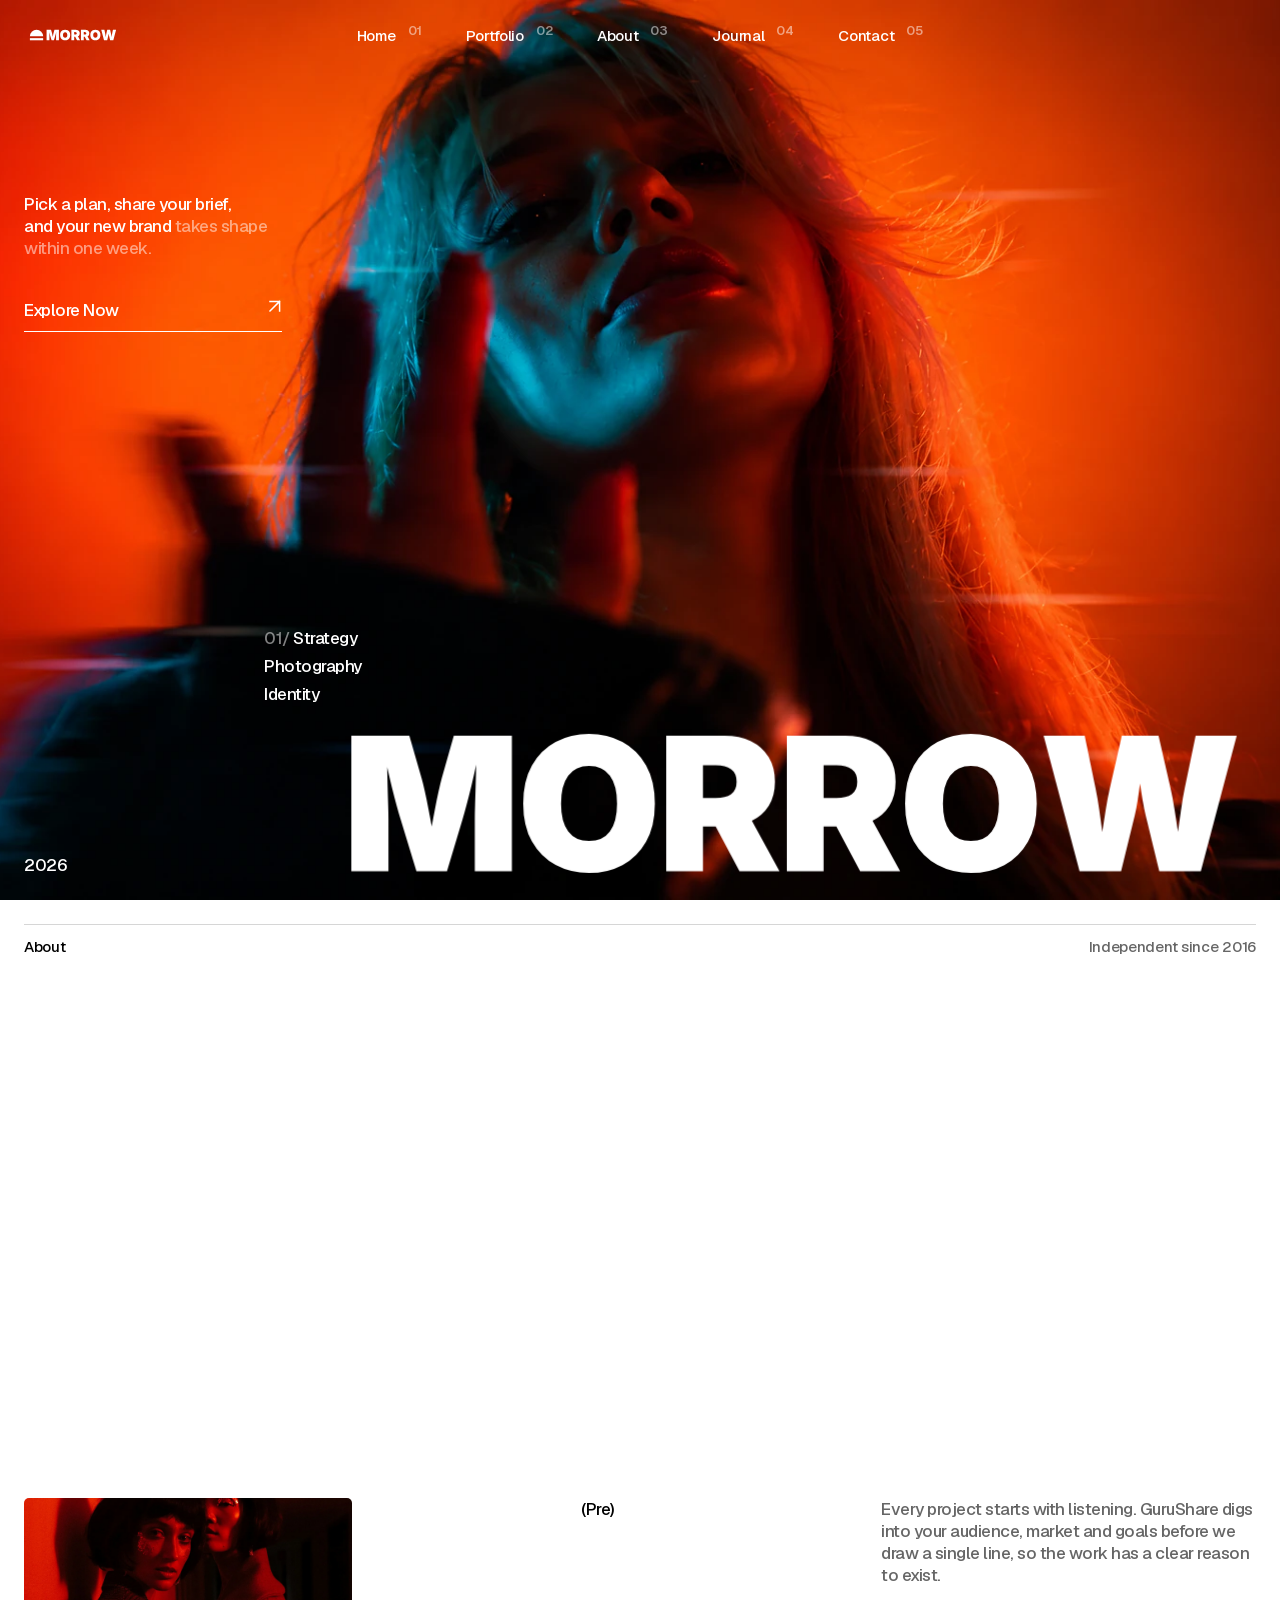
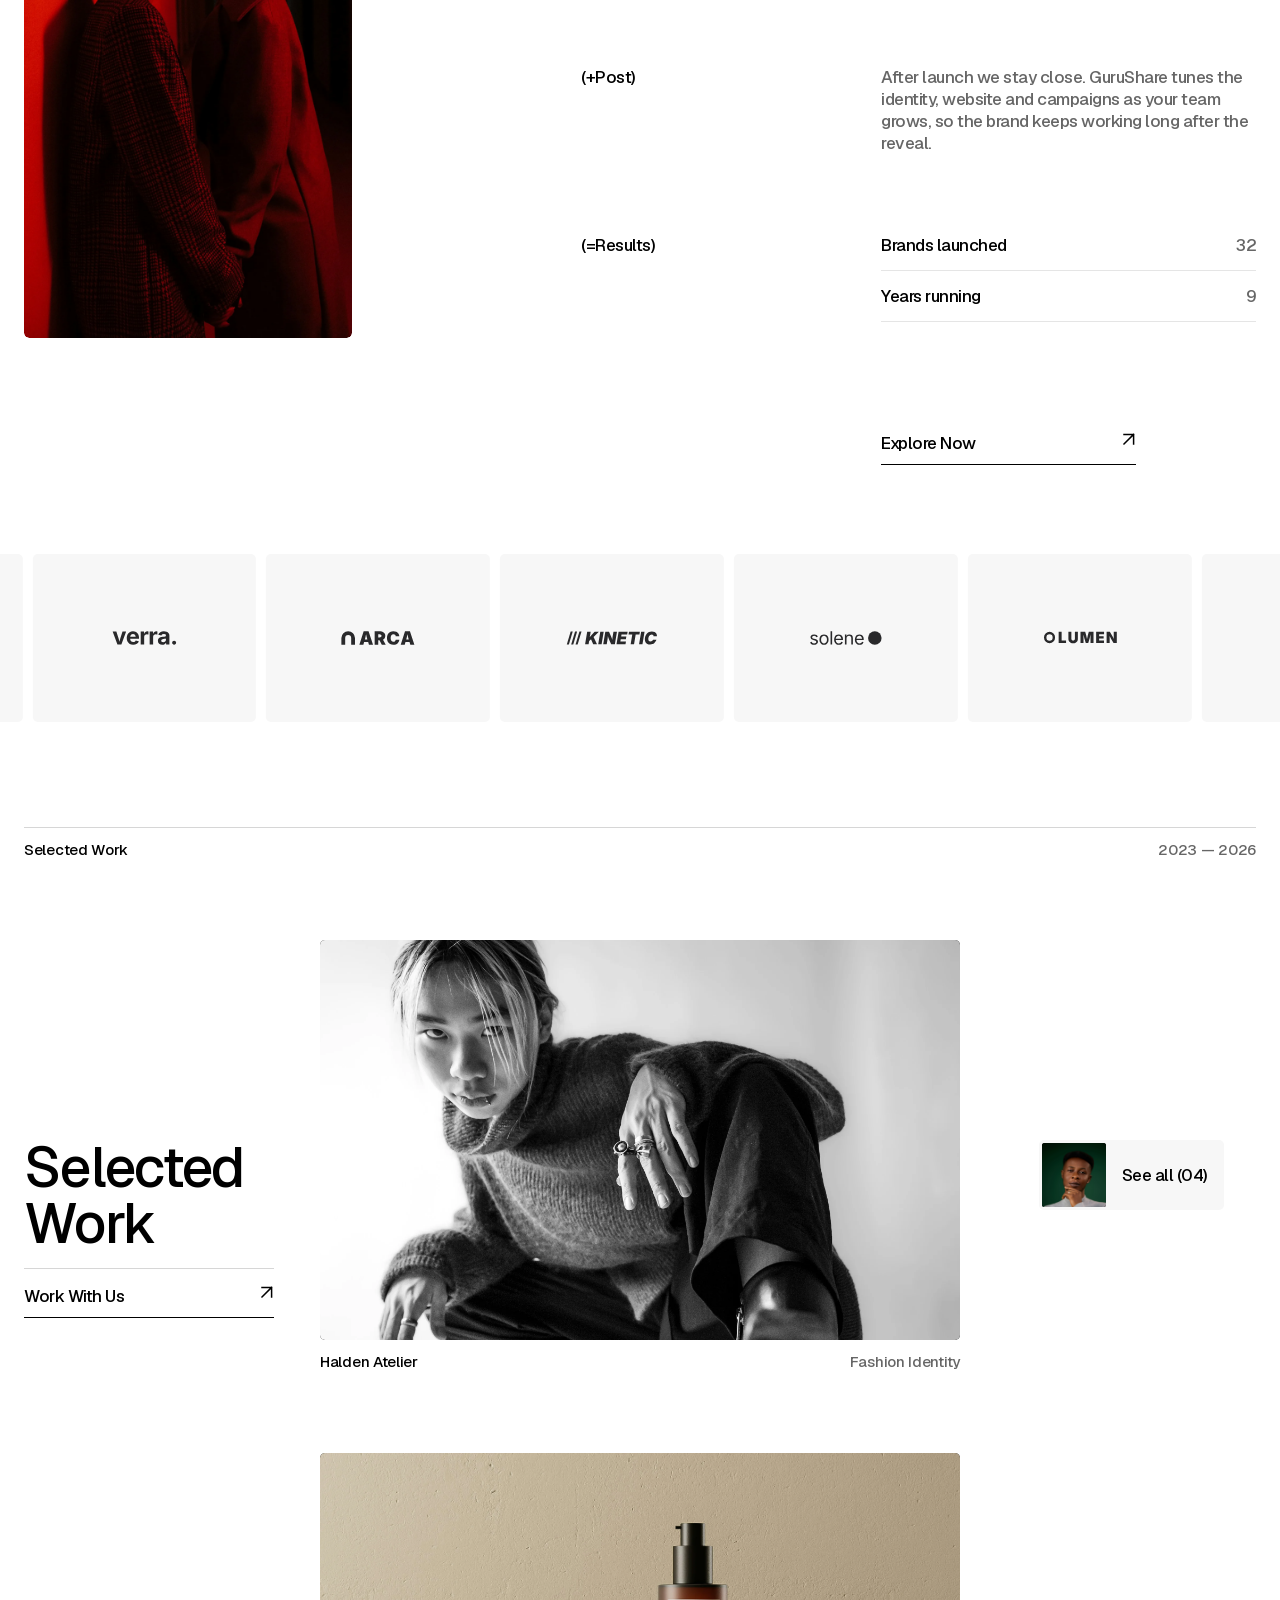
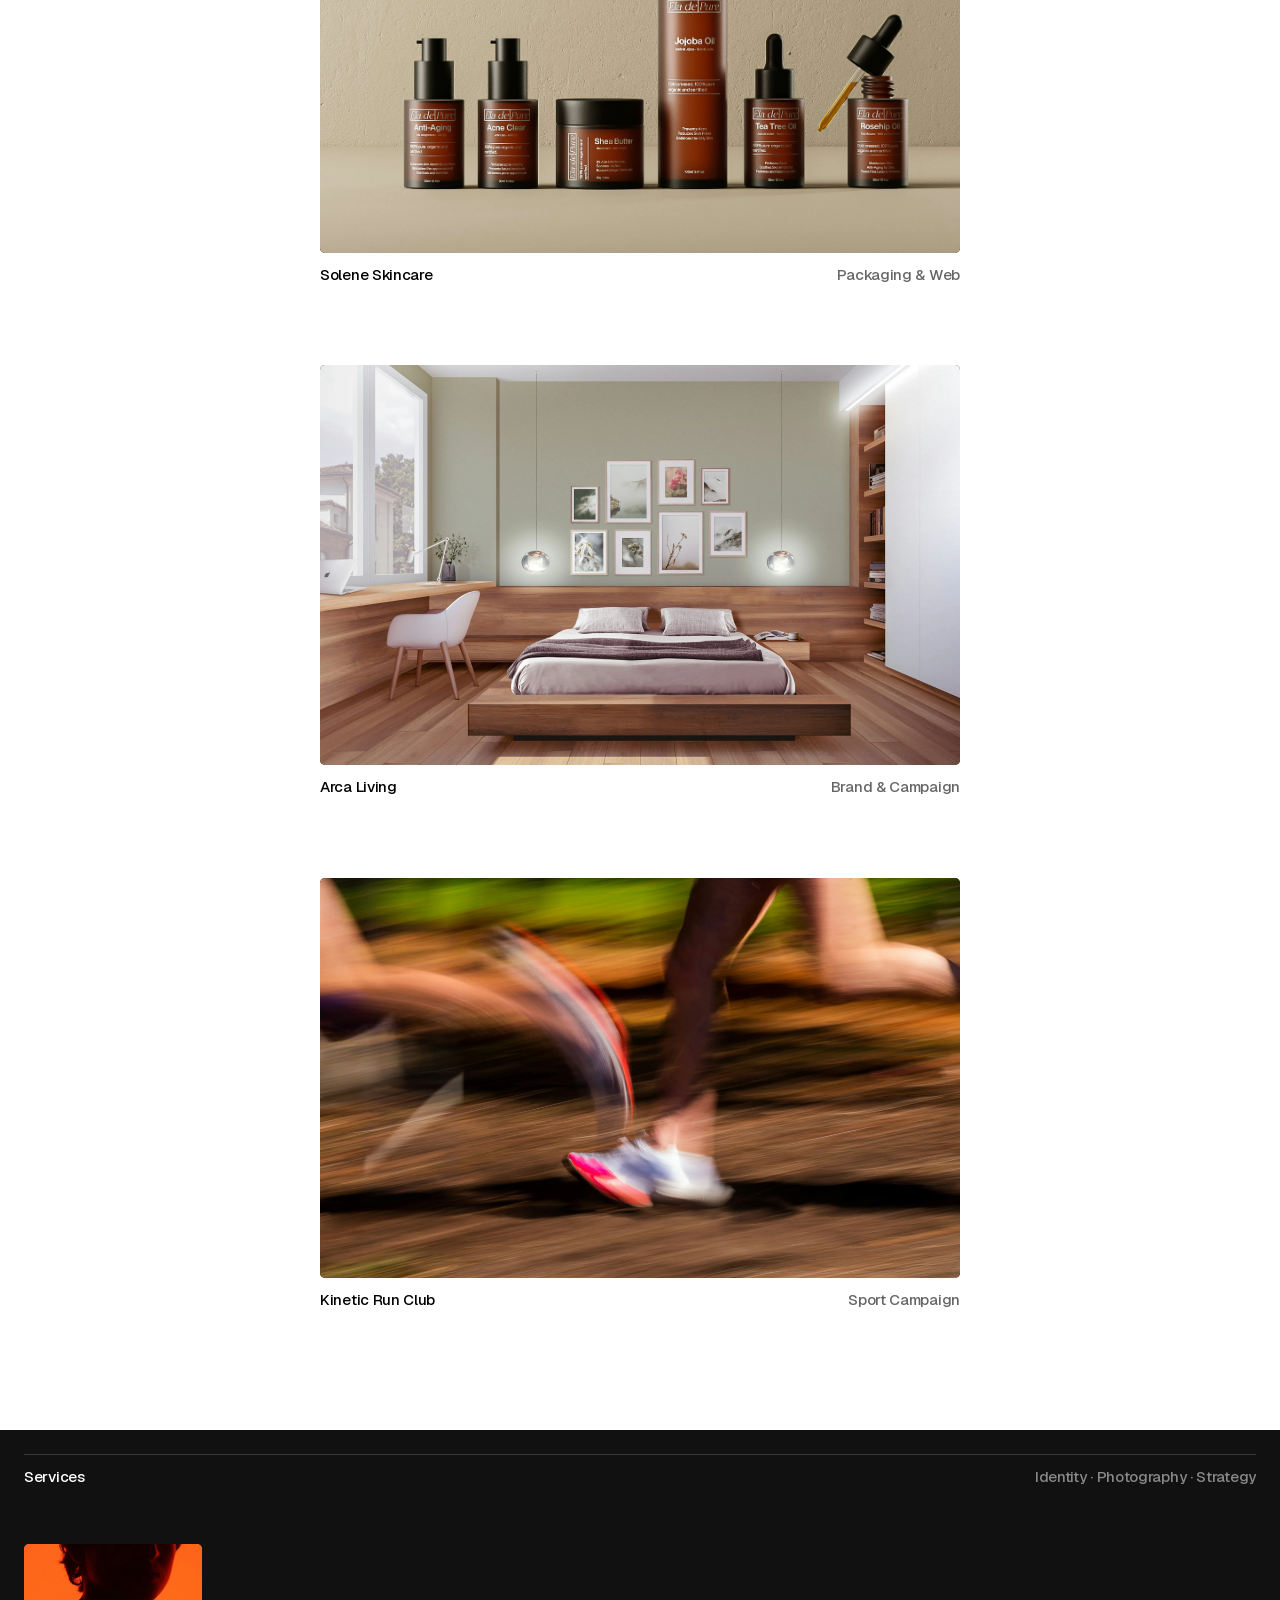
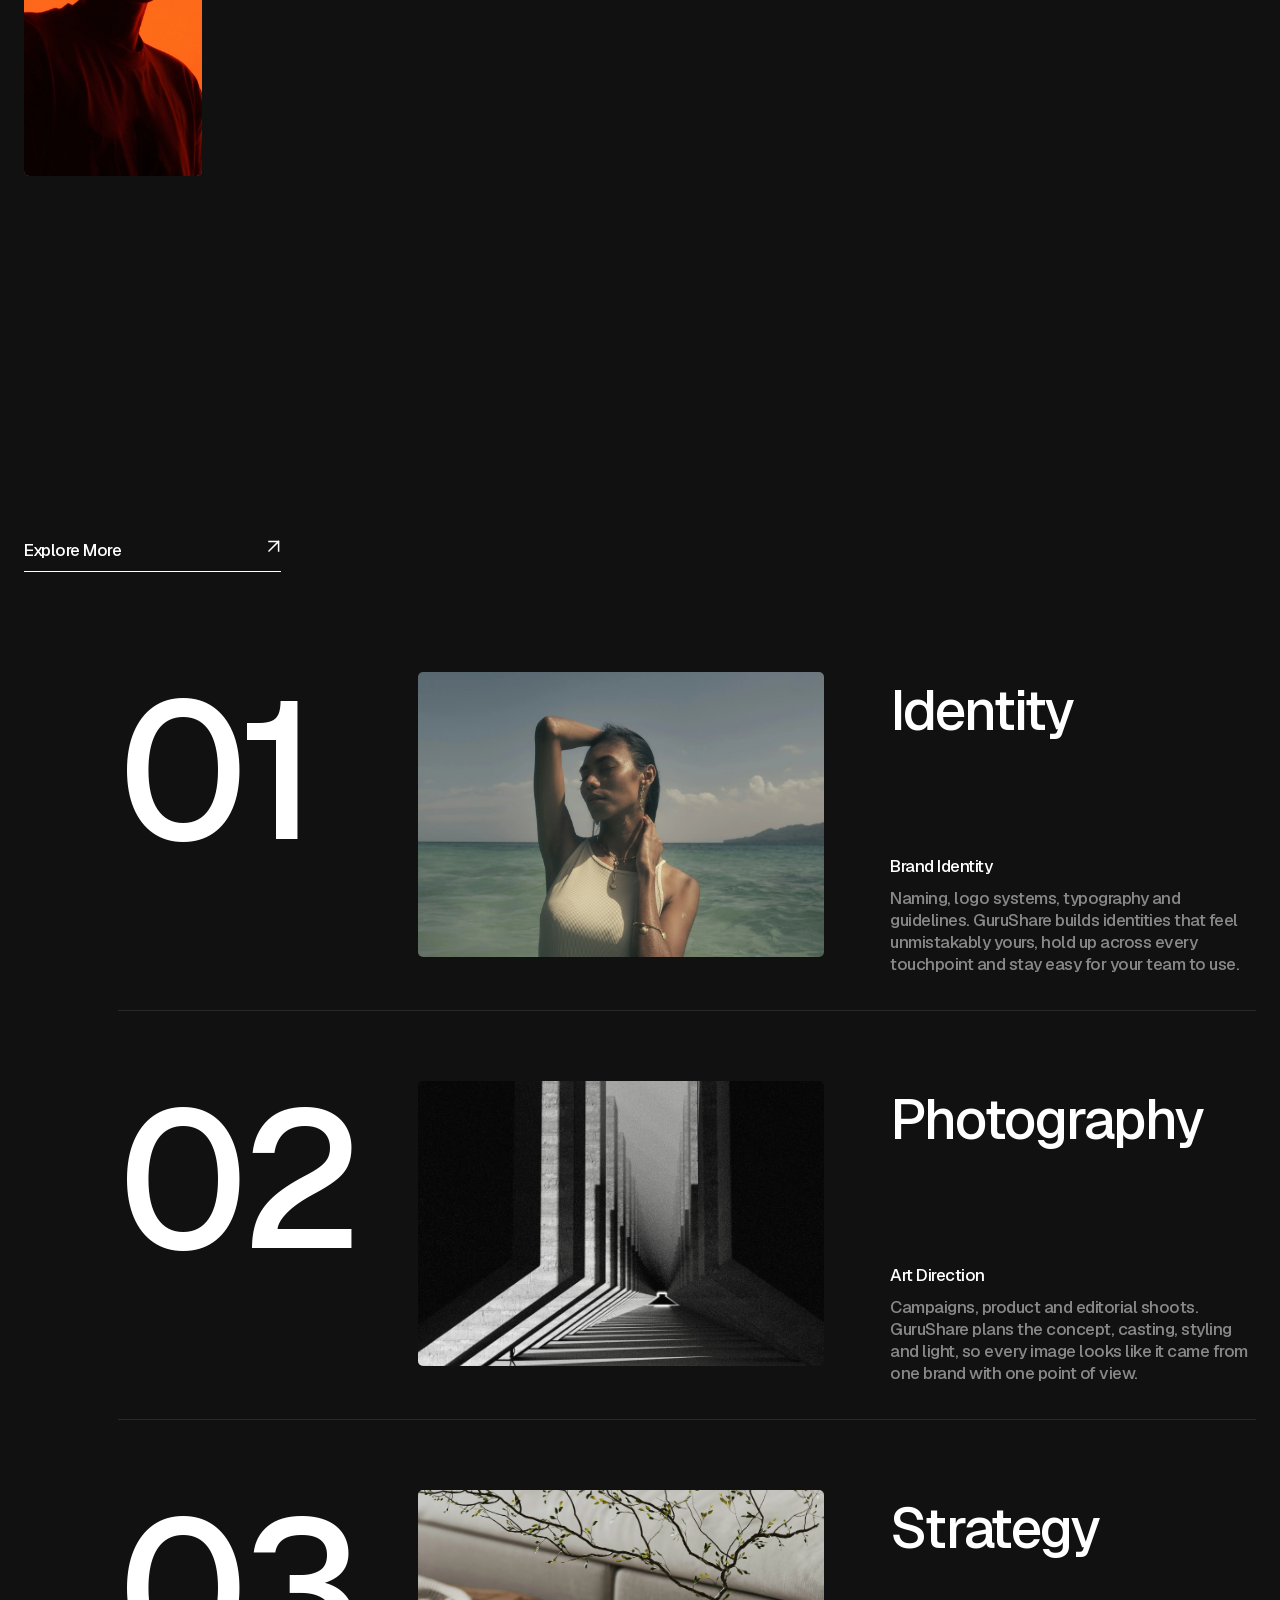
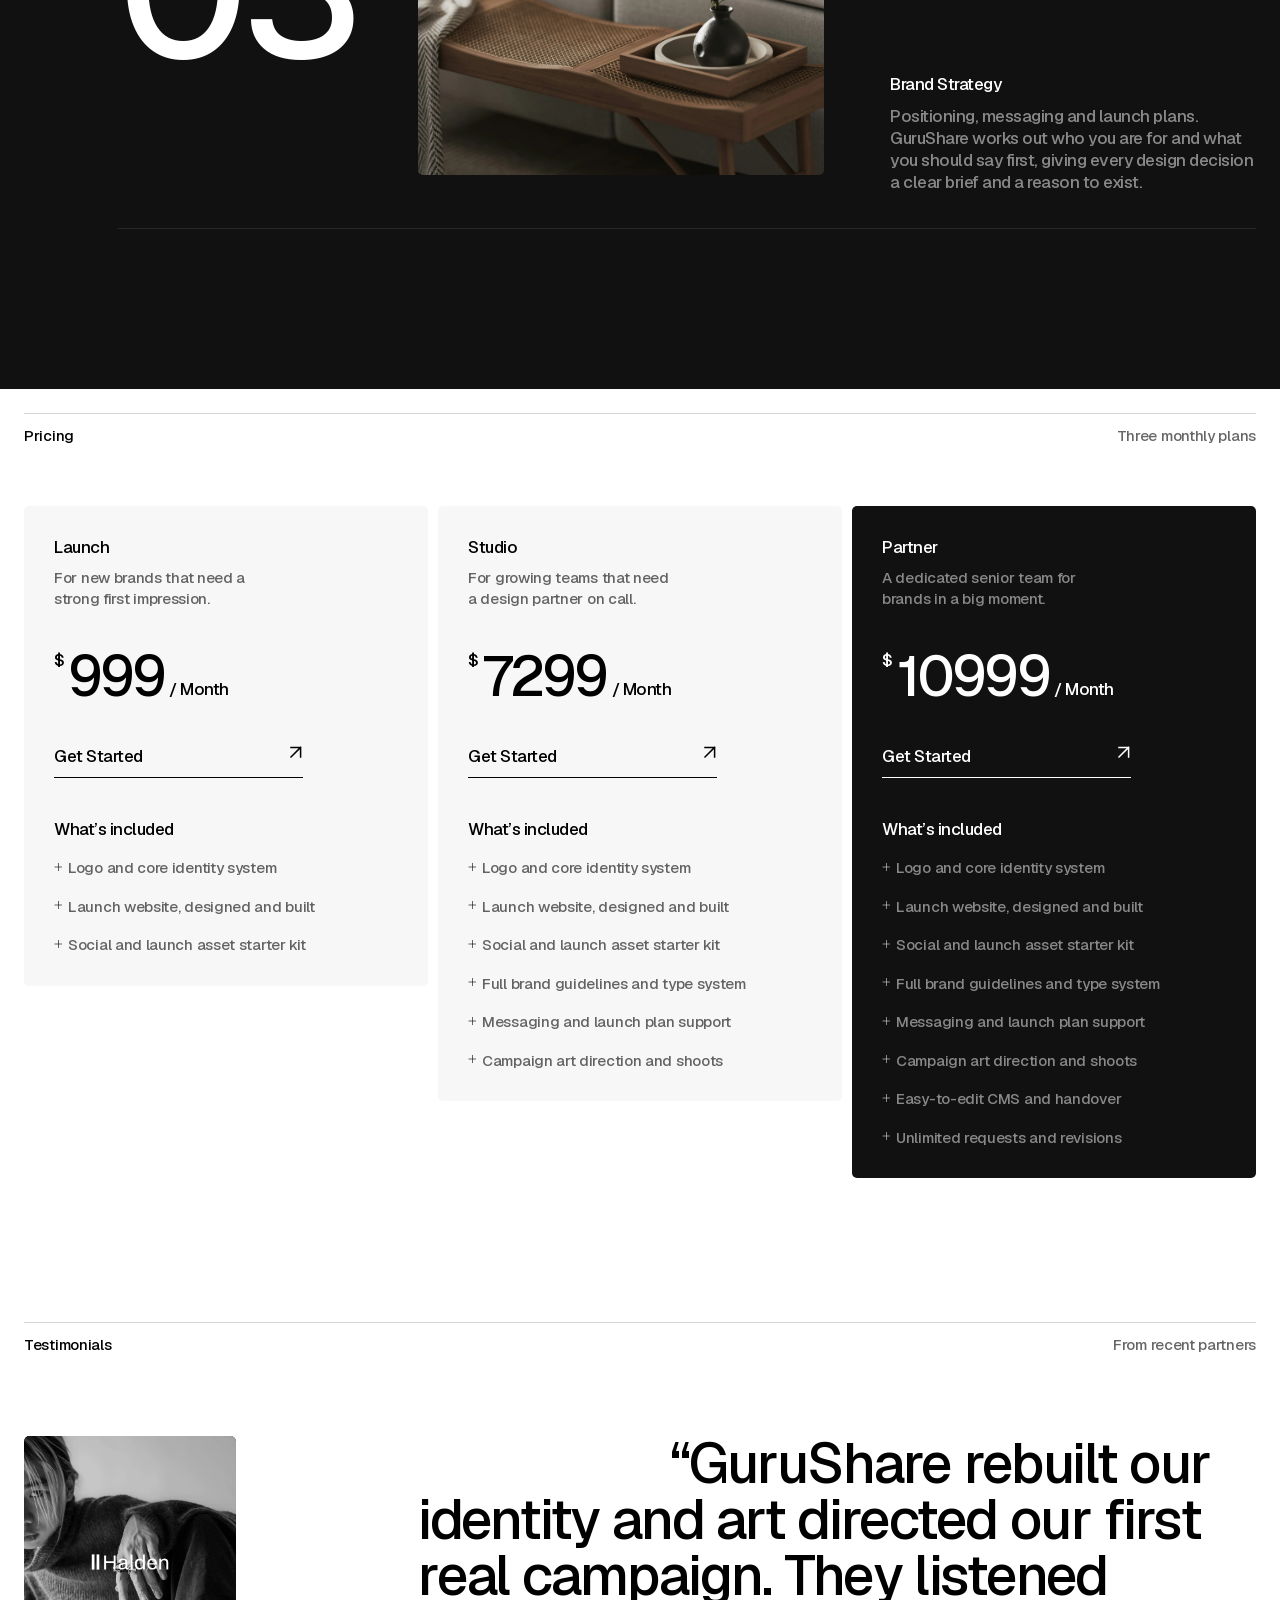
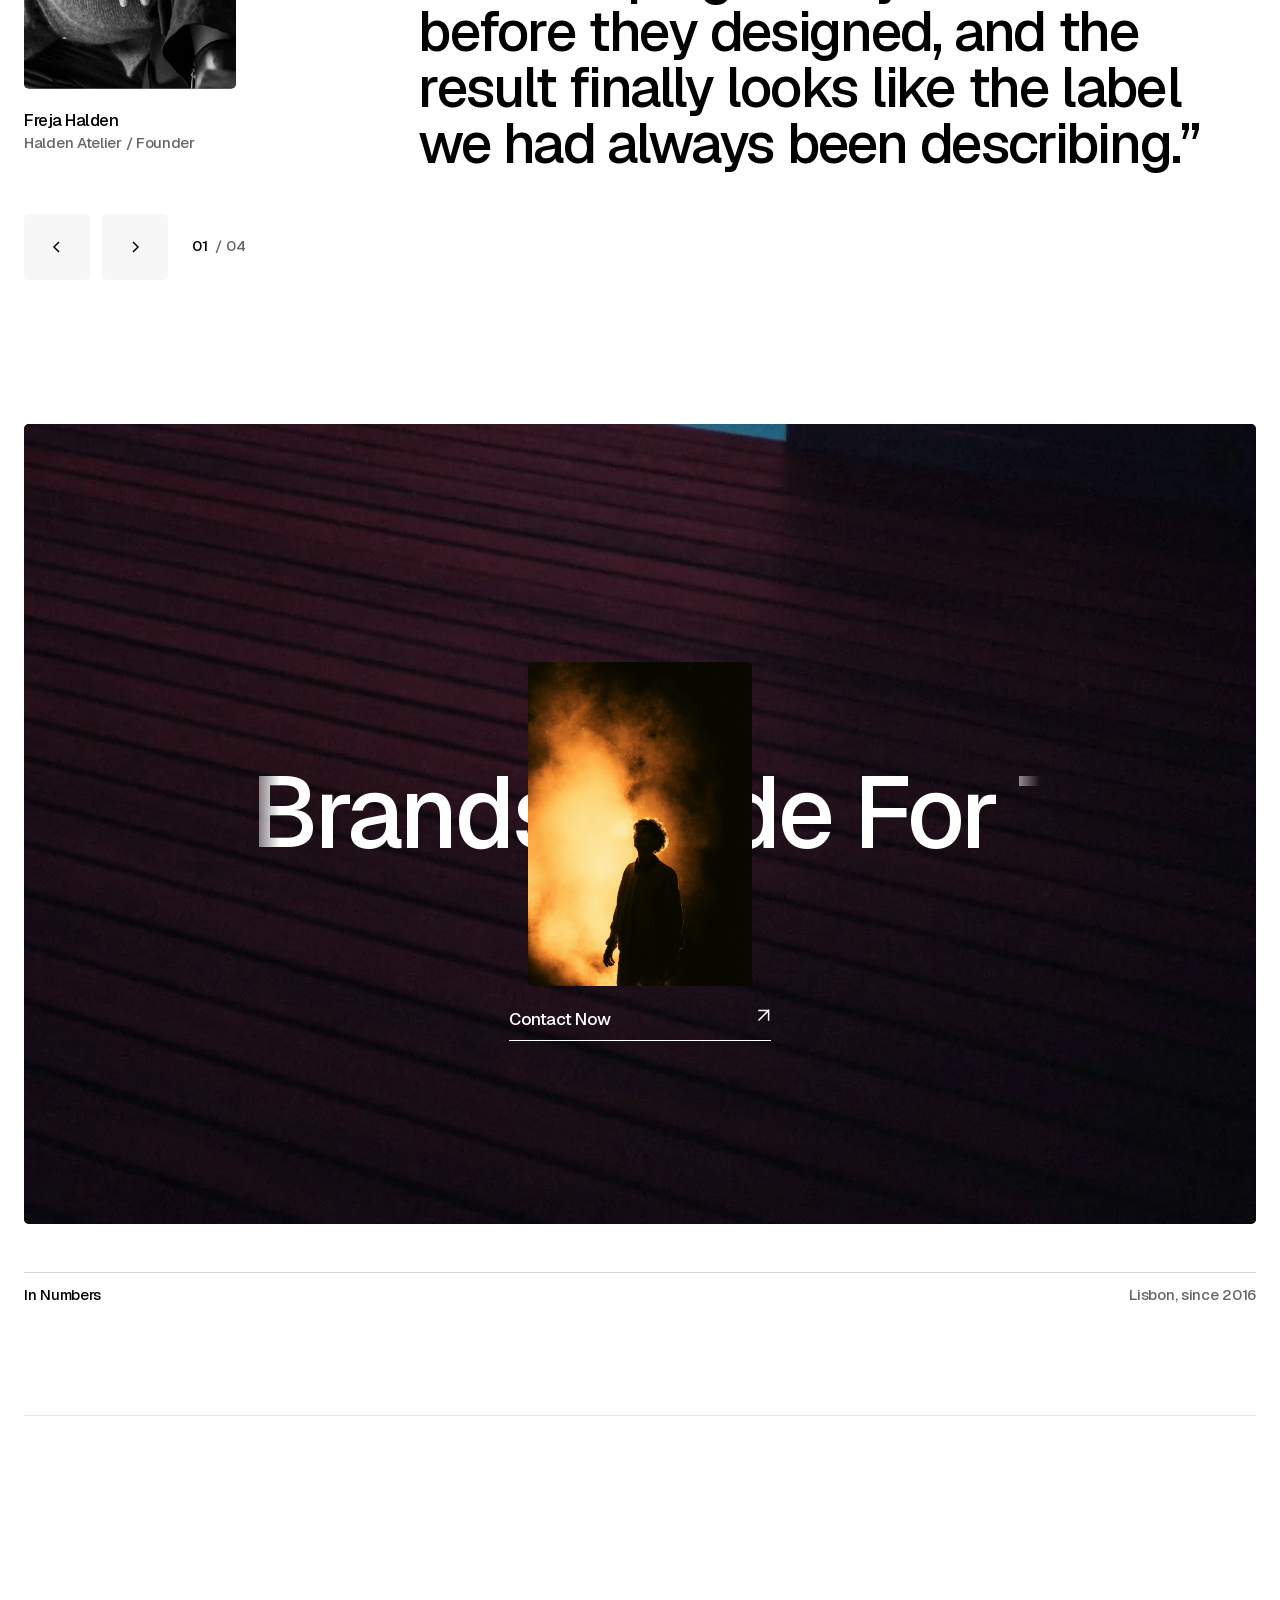
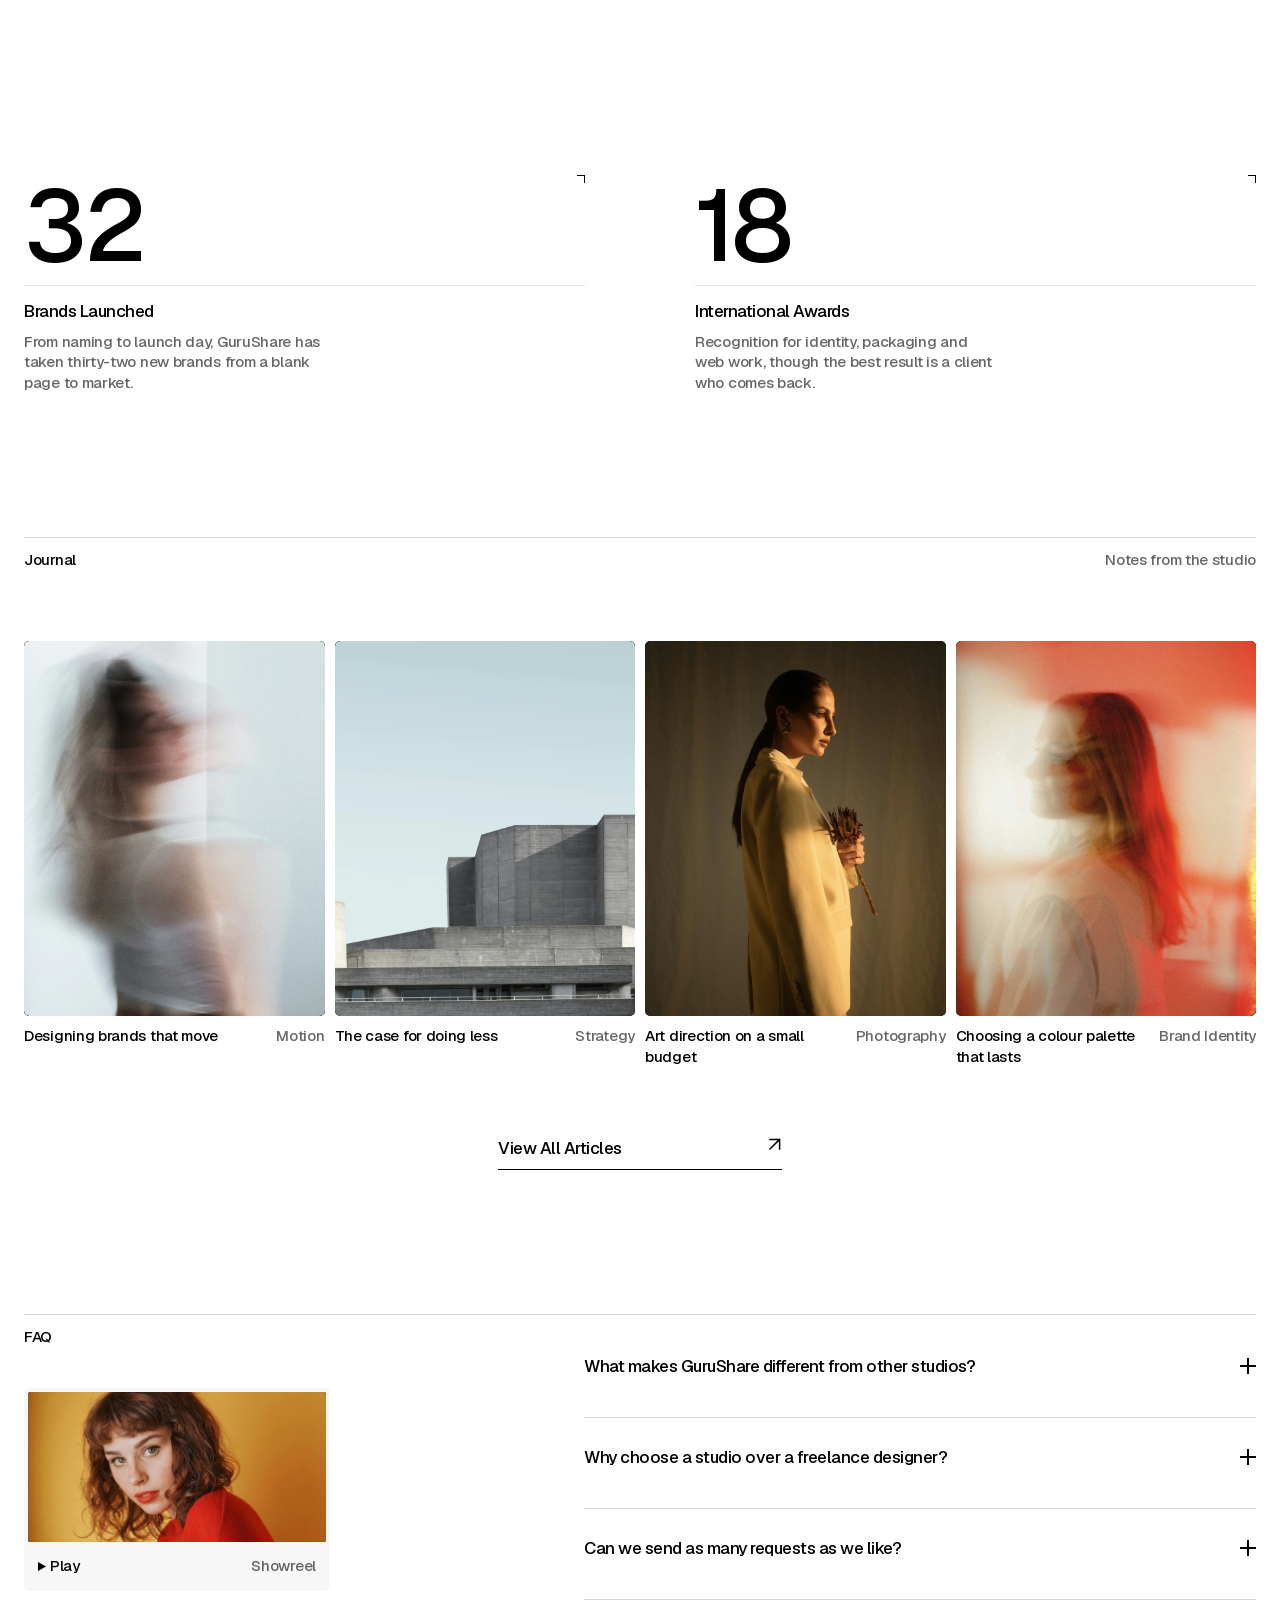
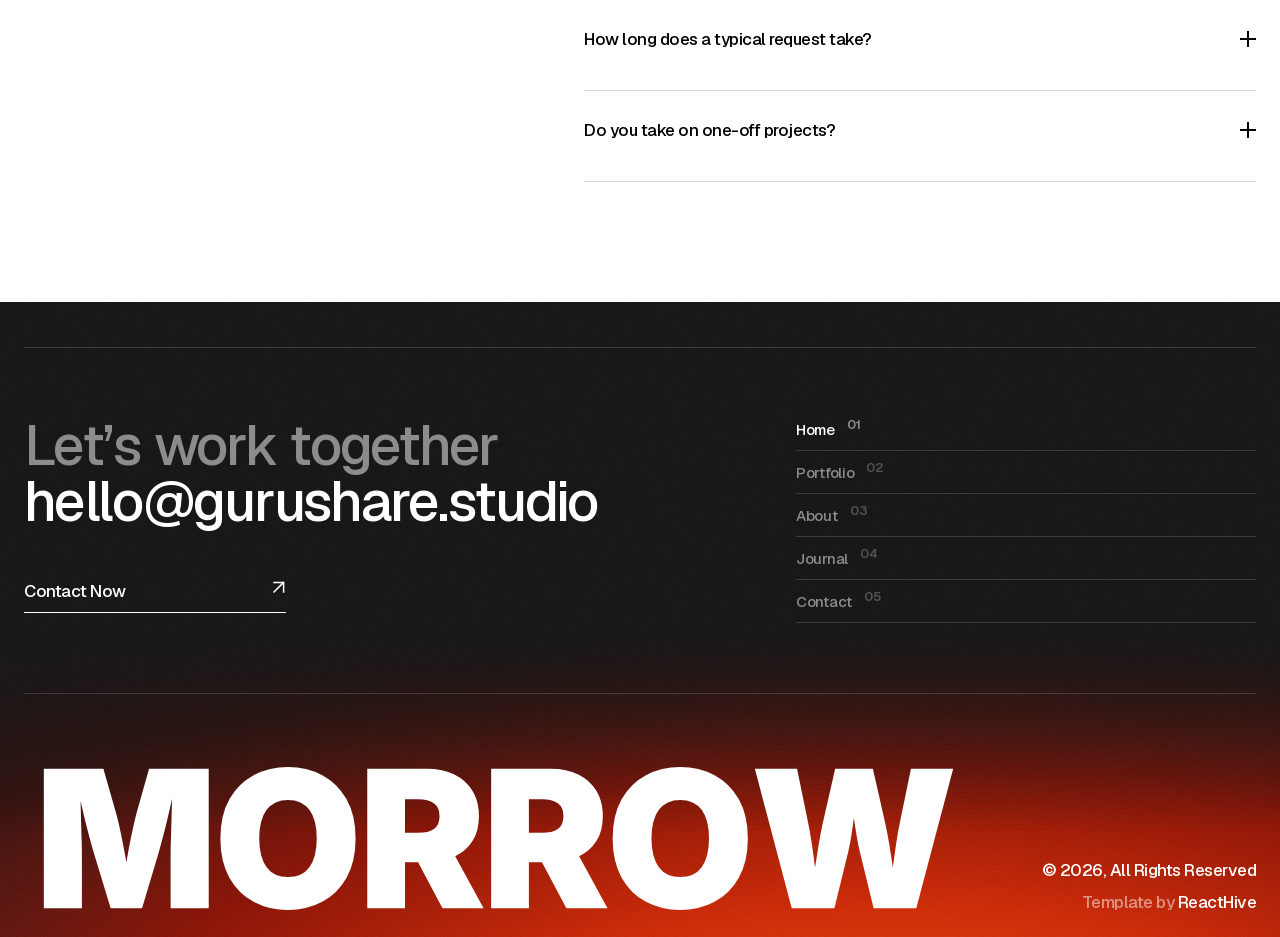
<file: index.html>
<!DOCTYPE html><html lang="en" class="SzA4wW_variable _1j5ea_variable"><head><meta charSet="utf-8"/><meta name="viewport" content="width=device-width, initial-scale=1"/><link rel="preload" href="/_next/static/immutable/media/caa3a2e1cccd8315-s.p.0zr6hhvz-h9nw.woff2" as="font" crossorigin="" type="font/woff2"/><link rel="preload" as="image" href="/_next/static/immutable/media/hero-portrait.1suuz0e4o1pz_.webp" fetchPriority="high"/><style data-precedence="next" data-href="/_next/static/immutable/chunks/3dp_5pcw4j40g.css">@font-face{font-family:Geist;font-style:normal;font-weight:100 900;font-display:swap;src:url(/_next/static/immutable/media/fef07dbb0973bf53-s.00az9qtie3ho1.woff2)format("woff2");unicode-range:U+460-52F,U+1C80-1C8A,U+20B4,U+2DE0-2DFF,U+A640-A69F,U+FE2E-FE2F}@font-face{font-family:Geist;font-style:normal;font-weight:100 900;font-display:swap;src:url(/_next/static/immutable/media/8a480f0b521d4e75-s.3j-a226dh71aj.woff2)format("woff2");unicode-range:U+301,U+400-45F,U+490-491,U+4B0-4B1,U+2116}@font-face{font-family:Geist;font-style:normal;font-weight:100 900;font-display:swap;src:url(/_next/static/immutable/media/53b9e256198e5412-s.2gwoz23eiro2t.woff2)format("woff2");unicode-range:U+102-103,U+110-111,U+128-129,U+168-169,U+1A0-1A1,U+1AF-1B0,U+300-301,U+303-304,U+308-309,U+323,U+329,U+1EA0-1EF9,U+20AB}@font-face{font-family:Geist;font-style:normal;font-weight:100 900;font-display:swap;src:url(/_next/static/immutable/media/7178b3e590c64307-s.0i3h3th1vs4m7.woff2)format("woff2");unicode-range:U+100-2BA,U+2BD-2C5,U+2C7-2CC,U+2CE-2D7,U+2DD-2FF,U+304,U+308,U+329,U+1D00-1DBF,U+1E00-1E9F,U+1EF2-1EFF,U+2020,U+20A0-20AB,U+20AD-20C4,U+2113,U+2C60-2C7F,U+A720-A7FF}@font-face{font-family:Geist;font-style:normal;font-weight:100 900;font-display:swap;src:url(/_next/static/immutable/media/caa3a2e1cccd8315-s.p.0zr6hhvz-h9nw.woff2)format("woff2");unicode-range:U+??,U+131,U+152-153,U+2BB-2BC,U+2C6,U+2DA,U+2DC,U+304,U+308,U+329,U+2000-206F,U+20AC,U+2122,U+2191,U+2193,U+2212,U+2215,U+FEFF,U+FFFD}@font-face{font-family:Geist Fallback;src:local(Arial);ascent-override:95.94%;descent-override:28.16%;line-gap-override:0.0%;size-adjust:104.76%}.SzA4wW_className{font-family:Geist,Geist Fallback;font-style:normal}.SzA4wW_variable{--ff-geist:"Geist", "Geist Fallback"}
@font-face{font-family:Inter;font-style:normal;font-weight:100 900;font-display:swap;src:url(/_next/static/immutable/media/2c55a0e60120577a-s.03ez25a9g3i0n.woff2)format("woff2");unicode-range:U+460-52F,U+1C80-1C8A,U+20B4,U+2DE0-2DFF,U+A640-A69F,U+FE2E-FE2F}@font-face{font-family:Inter;font-style:normal;font-weight:100 900;font-display:swap;src:url(/_next/static/immutable/media/9c72aa0f40e4eef8-s.3i9rha7jpxn0q.woff2)format("woff2");unicode-range:U+301,U+400-45F,U+490-491,U+4B0-4B1,U+2116}@font-face{font-family:Inter;font-style:normal;font-weight:100 900;font-display:swap;src:url(/_next/static/immutable/media/ad66f9afd8947f86-s.2o7ko1d-5m1xu.woff2)format("woff2");unicode-range:U+1F??}@font-face{font-family:Inter;font-style:normal;font-weight:100 900;font-display:swap;src:url(/_next/static/immutable/media/5476f68d60460930-s.1ee5w62fj497l.woff2)format("woff2");unicode-range:U+370-377,U+37A-37F,U+384-38A,U+38C,U+38E-3A1,U+3A3-3FF}@font-face{font-family:Inter;font-style:normal;font-weight:100 900;font-display:swap;src:url(/_next/static/immutable/media/2bbe8d2671613f1f-s.1way2z9fj6cig.woff2)format("woff2");unicode-range:U+102-103,U+110-111,U+128-129,U+168-169,U+1A0-1A1,U+1AF-1B0,U+300-301,U+303-304,U+308-309,U+323,U+329,U+1EA0-1EF9,U+20AB}@font-face{font-family:Inter;font-style:normal;font-weight:100 900;font-display:swap;src:url(/_next/static/immutable/media/1bffadaabf893a1e-s.0szrwpqb9mkwe.woff2)format("woff2");unicode-range:U+100-2BA,U+2BD-2C5,U+2C7-2CC,U+2CE-2D7,U+2DD-2FF,U+304,U+308,U+329,U+1D00-1DBF,U+1E00-1E9F,U+1EF2-1EFF,U+2020,U+20A0-20AB,U+20AD-20C4,U+2113,U+2C60-2C7F,U+A720-A7FF}@font-face{font-family:Inter;font-style:normal;font-weight:100 900;font-display:swap;src:url(/_next/static/immutable/media/83afe278b6a6bb3c-s.45535valc9rzk.woff2)format("woff2");unicode-range:U+??,U+131,U+152-153,U+2BB-2BC,U+2C6,U+2DA,U+2DC,U+304,U+308,U+329,U+2000-206F,U+20AC,U+2122,U+2191,U+2193,U+2212,U+2215,U+FEFF,U+FFFD}@font-face{font-family:Inter Fallback;src:local(Arial);ascent-override:90.44%;descent-override:22.52%;line-gap-override:0.0%;size-adjust:107.12%}._1j5ea_className{font-family:Inter,Inter Fallback;font-style:normal}._1j5ea_variable{--ff-inter:"Inter", "Inter Fallback"}
@layer properties{@supports (((-webkit-hyphens:none)) and (not (margin-trim:inline))) or ((-moz-orient:inline) and (not (color:rgb(from red r g b)))){*,:before,:after,::backdrop{--tw-translate-x:0;--tw-translate-y:0;--tw-translate-z:0;--tw-scale-x:1;--tw-scale-y:1;--tw-scale-z:1;--tw-rotate-x:initial;--tw-rotate-y:initial;--tw-rotate-z:initial;--tw-skew-x:initial;--tw-skew-y:initial;--tw-border-style:solid;--tw-mask-linear:linear-gradient(#fff, #fff);--tw-mask-radial:linear-gradient(#fff, #fff);--tw-mask-conic:linear-gradient(#fff, #fff);--tw-mask-left:linear-gradient(#fff, #fff);--tw-mask-right:linear-gradient(#fff, #fff);--tw-mask-bottom:linear-gradient(#fff, #fff);--tw-mask-top:linear-gradient(#fff, #fff);--tw-mask-bottom-from-position:0%;--tw-mask-bottom-to-position:100%;--tw-mask-bottom-from-color:black;--tw-mask-bottom-to-color:transparent;--tw-leading:initial;--tw-font-weight:initial;--tw-tracking:initial;--tw-blur:initial;--tw-brightness:initial;--tw-contrast:initial;--tw-grayscale:initial;--tw-hue-rotate:initial;--tw-invert:initial;--tw-opacity:initial;--tw-saturate:initial;--tw-sepia:initial;--tw-drop-shadow:initial;--tw-drop-shadow-color:initial;--tw-drop-shadow-alpha:100%;--tw-drop-shadow-size:initial;--tw-duration:initial;--tw-ease:initial;--tw-content:""}}}@layer theme{:root,:host{--font-sans:-apple-system, BlinkMacSystemFont, "Segoe UI", Roboto, "Helvetica Neue", "Noto Sans", Arial, sans-serif, "Apple Color Emoji", "Segoe UI Emoji", "Segoe UI Symbol", "Noto Color Emoji";--font-mono:ui-monospace, SFMono-Regular, Menlo, Monaco, Consolas, "Liberation Mono", "Courier New", monospace;--color-neutral-50:#f7f7f7;--color-neutral-900:#111;--color-black:#000;--color-white:#fff;--spacing:.25rem;--font-weight-normal:400;--font-weight-medium:500;--ease-out:cubic-bezier(0, 0, .2, 1);--ease-in-out:cubic-bezier(.4, 0, .2, 1);--default-transition-duration:.15s;--default-transition-timing-function:cubic-bezier(.4, 0, .2, 1);--default-font-family:var(--font-sans);--default-mono-font-family:var(--font-mono);--color-white-token:#fff;--color-white-a50:#ffffff80;--color-black-token:#000;--color-black-a60:#0009;--color-black-a16:#00000029;--color-white-token-2:#fff;--color-white-a16:#ffffff29;--color-black-a10:#0000001a;--color-white-a10:#ffffff1a;--color-white-a85:#ffffffd9;--color-glow-orange:#f74d04;--color-glow-red:#cb2602;--color-glow-deep:#870f01;--color-glow-maroon:#400903;--color-glow-teal:#017e99;--color-glow-navy:#011e2d}}@layer base{*,:after,:before,::backdrop{box-sizing:border-box;border:0 solid;margin:0;padding:0}::file-selector-button{box-sizing:border-box;border:0 solid;margin:0;padding:0}html,:host{-webkit-text-size-adjust:100%;tab-size:4;line-height:1.5;font-family:var(--default-font-family,-apple-system, BlinkMacSystemFont, "Segoe UI", Roboto, "Helvetica Neue", "Noto Sans", Arial, sans-serif, "Apple Color Emoji", "Segoe UI Emoji", "Segoe UI Symbol", "Noto Color Emoji");font-feature-settings:var(--default-font-feature-settings,normal);font-variation-settings:var(--default-font-variation-settings,normal);-webkit-tap-highlight-color:transparent}hr{height:0;color:inherit;border-top-width:1px}abbr:where([title]){-webkit-text-decoration:underline dotted;text-decoration:underline dotted}h1,h2,h3,h4,h5,h6{font-size:inherit;font-weight:inherit}a{color:inherit;-webkit-text-decoration:inherit;-webkit-text-decoration:inherit;-webkit-text-decoration:inherit;-webkit-text-decoration:inherit;text-decoration:inherit}b,strong{font-weight:bolder}code,kbd,samp,pre{font-family:var(--default-mono-font-family,ui-monospace, SFMono-Regular, Menlo, Monaco, Consolas, "Liberation Mono", "Courier New", monospace);font-feature-settings:var(--default-mono-font-feature-settings,normal);font-variation-settings:var(--default-mono-font-variation-settings,normal);font-size:1em}small{font-size:80%}sub,sup{vertical-align:baseline;font-size:75%;line-height:0;position:relative}sub{bottom:-.25em}sup{top:-.5em}table{text-indent:0;border-color:inherit;border-collapse:collapse}:-moz-focusring:where(:not(iframe)){outline:auto}progress{vertical-align:baseline}summary{display:list-item}ol,ul,menu{list-style:none}img,svg,video,canvas,audio,iframe,embed,object{vertical-align:middle;display:block}img,video{max-width:100%;height:auto}button,input,select,optgroup,textarea{font:inherit;font-feature-settings:inherit;font-variation-settings:inherit;letter-spacing:inherit;color:inherit;opacity:1;background-color:#0000;border-radius:0}::file-selector-button{font:inherit;font-feature-settings:inherit;font-variation-settings:inherit;letter-spacing:inherit;color:inherit;opacity:1;background-color:#0000;border-radius:0}:where(select:is([multiple],[size])) optgroup{font-weight:bolder}:where(select:is([multiple],[size])) optgroup option{padding-inline-start:20px}::file-selector-button{margin-inline-end:4px}::placeholder{opacity:1}@supports (not ((-webkit-appearance:-apple-pay-button))) or (contain-intrinsic-size:1px){::placeholder{color:currentColor}@supports (color:color-mix(in lab, red, red)){::placeholder{color:color-mix(in oklab, currentcolor 50%, transparent)}}}textarea{resize:vertical}::-webkit-search-decoration{-webkit-appearance:none}::-webkit-date-and-time-value{min-height:1lh;text-align:inherit}::-webkit-datetime-edit{display:inline-flex}::-webkit-datetime-edit-fields-wrapper{padding:0}::-webkit-datetime-edit{padding-block:0}::-webkit-datetime-edit-year-field{padding-block:0}::-webkit-datetime-edit-month-field{padding-block:0}::-webkit-datetime-edit-day-field{padding-block:0}::-webkit-datetime-edit-hour-field{padding-block:0}::-webkit-datetime-edit-minute-field{padding-block:0}::-webkit-datetime-edit-second-field{padding-block:0}::-webkit-datetime-edit-millisecond-field{padding-block:0}::-webkit-datetime-edit-meridiem-field{padding-block:0}::-webkit-calendar-picker-indicator{line-height:1}:-moz-ui-invalid{box-shadow:none}button,input:where([type=button],[type=reset],[type=submit]){appearance:button}::file-selector-button{appearance:button}::-webkit-inner-spin-button{height:auto}::-webkit-outer-spin-button{height:auto}[hidden]:where(:not([hidden=until-found])){display:none!important}:root{--hero-duration:1.3s;--hero-ease:cubic-bezier(.22, 1, .36, 1)}body{font-family:var(--ff-inter), sans-serif;color:#000;-webkit-font-smoothing:antialiased;-moz-osx-font-smoothing:grayscale;background:var(--color-black-token);font-size:16px;line-height:1.2}img{max-width:none}:focus-visible{outline-offset:2px;outline:2px solid #fff;box-shadow:0 0 0 2px #000}@media (prefers-reduced-motion:reduce){*,:before,:after{scroll-behavior:auto!important;transition-duration:.01ms!important;animation-duration:.01ms!important;animation-iteration-count:1!important}}}@layer components;@layer utilities{.bordered:after{content:"";border-radius:inherit;pointer-events:none;box-sizing:border-box;position:absolute;inset:0}.pointer-events-none{pointer-events:none}.invisible{visibility:hidden}.visible{visibility:visible}.rich-text>:where(:not(:first-child)){margin-top:var(--paragraph-spacing,0px)}.rich-text :where(ul,ol){padding-inline-start:0;position:relative}.rich-text :where(li){counter-increment:list-item;padding-inline-start:2ch;list-style:none;position:relative}.rich-text :where(ul>li):before{content:"•";position:absolute;inset-inline-start:0}.rich-text :where(ol>li):before{content:counter(list-item) ".";font-variant-numeric:tabular-nums;position:absolute;inset-inline-start:0}.rich-text :where(li>p){margin:0}.rich-text :where(a){text-decoration:underline}.rich-text :where(img){max-width:100%;height:auto}.sr-only{clip-path:inset(50%);white-space:nowrap;border-width:0;width:1px;height:1px;margin:-1px;padding:0;position:absolute;overflow:hidden}.absolute{position:absolute}.relative{position:relative}.static{position:static}.sticky{position:sticky}.inset-0{inset:0}.-inset-x-px{inset-inline:-1px}.inset-x-0{inset-inline:0}.-top-17\.25{top:calc(var(--spacing) * -17.25)}.top-0{top:0}.top-1\/2{top:50%}.top-\[calc\(-84\.9624\%_-_370\%_\/_2\)\]{top:-269.962%}.top-\[calc\(50\%_-_100\%_\/_2\)\]{top:0%}.top-\[calc\(50\%_-_110\%_\/_2\)\]{top:-5%}.top-\[calc\(50\.0639\%_-_4\.5977\%_\/_2\)\]{top:47.7651%}.top-\[calc\(50\.1211\%_-_324px_\/_2\)\]{top:calc(50.1211% - 162px)}.top-\[unset\]{top:unset}.right-0{right:0}.right-2\.5{right:calc(var(--spacing) * 2.5)}.bottom-0{bottom:0}.bottom-0\.5{bottom:calc(var(--spacing) * .5)}.-left-\[9999px\]{left:-9999px}.left-0{left:0}.left-1\/2{left:50%}.left-\[calc\(50\%_-_1px_\/_2\)\]{left:calc(50% - .5px)}.left-\[calc\(50\%_-_9\.0592\%_\/_2\)\]{left:45.4704%}.left-\[calc\(50\%_-_100\%_\/_2\)\]{left:0%}.left-\[calc\(50\%_-_110\%_\/_2\)\]{left:-5%}.left-\[calc\(50\%_-_224px_\/_2\)\]{left:calc(50% - 112px)}.left-\[unset\]{left:unset}.z-1{z-index:1}.z-2{z-index:2}.z-3{z-index:3}.order-0{order:0}.order-1{order:1}.order-2{order:2}.order-1001{order:1001}.order-1002{order:1002}.container{width:100%}@media (min-width:810px){.container{max-width:810px}}@media (min-width:1200px){.container{max-width:1200px}}.-m-1{margin:calc(var(--spacing) * -1)}.-mt-2\.5{margin-top:calc(var(--spacing) * -2.5)}.-mt-5{margin-top:calc(var(--spacing) * -5)}.-mt-px{margin-top:-1px}.mt-10{margin-top:calc(var(--spacing) * 10)}.mb-0{margin-bottom:0}.-ml-\[9px\]{margin-left:-9px}.ml-3{margin-left:calc(var(--spacing) * 3)}.line-clamp-2{-webkit-line-clamp:2;-webkit-box-orient:vertical;display:-webkit-box;overflow:hidden}.\!hidden{display:none!important}.block{display:block}.contents{display:contents}.flex{display:flex}.grid{display:grid}.hidden{display:none}.inline{display:inline}.inline-block{display:inline-block}.aspect-\[0\.7672\/1\]{aspect-ratio:.7672}.aspect-\[4\/3\]{aspect-ratio:4/3}.aspect-\[4\/5\]{aspect-ratio:4/5}.aspect-\[6\.381\/1\]{aspect-ratio:6.381}.aspect-square{aspect-ratio:1}.size-4{width:calc(var(--spacing) * 4);height:calc(var(--spacing) * 4)}.size-6{width:calc(var(--spacing) * 6);height:calc(var(--spacing) * 6)}.size-16\.5{width:calc(var(--spacing) * 16.5);height:calc(var(--spacing) * 16.5)}.size-full{width:100%;height:100%}.size-px{width:1px;height:1px}.h-0{height:0}.h-0\.5{height:calc(var(--spacing) * .5)}.h-2{height:calc(var(--spacing) * 2)}.h-2\.25{height:calc(var(--spacing) * 2.25)}.h-4{height:calc(var(--spacing) * 4)}.h-4\.5{height:calc(var(--spacing) * 4.5)}.h-5{height:calc(var(--spacing) * 5)}.h-10{height:calc(var(--spacing) * 10)}.h-16{height:calc(var(--spacing) * 16)}.h-17\.5{height:calc(var(--spacing) * 17.5)}.h-25{height:calc(var(--spacing) * 25)}.h-42{height:calc(var(--spacing) * 42)}.h-42\.5{height:calc(var(--spacing) * 42.5)}.h-50\.75{height:calc(var(--spacing) * 50.75)}.h-63\.25{height:calc(var(--spacing) * 63.25)}.h-71\.25{height:calc(var(--spacing) * 71.25)}.h-81{height:calc(var(--spacing) * 81)}.h-88\.5{height:calc(var(--spacing) * 88.5)}.h-92\.5{height:calc(var(--spacing) * 92.5)}.h-105{height:calc(var(--spacing) * 105)}.h-110{height:calc(var(--spacing) * 110)}.h-112\.75{height:calc(var(--spacing) * 112.75)}.h-126\.25{height:calc(var(--spacing) * 126.25)}.h-130\.25{height:calc(var(--spacing) * 130.25)}.h-132\.5{height:calc(var(--spacing) * 132.5)}.h-151\.75{height:calc(var(--spacing) * 151.75)}.h-163\.5{height:calc(var(--spacing) * 163.5)}.h-200{height:calc(var(--spacing) * 200)}.h-208\.5{height:calc(var(--spacing) * 208.5)}.h-\[5\%\]{height:5%}.h-\[66\%\]{height:66%}.h-\[70\%\]{height:70%}.h-\[80vh\]{height:80vh}.h-\[110\%\]{height:110%}.h-\[140\%\]{height:140%}.h-\[150\%\]{height:150%}.h-\[370\%\]{height:370%}.h-auto{height:auto}.h-full{height:100%}.h-min{height:min-content}.h-px{height:1px}.h-screen{height:100vh}.max-h-\[inherit\]{max-height:inherit}.min-h-5{min-height:calc(var(--spacing) * 5)}.min-h-25{min-height:calc(var(--spacing) * 25)}.min-h-38{min-height:calc(var(--spacing) * 38)}.min-h-\[2lh\]{min-height:2lh}.min-h-\[100vh\]{min-height:100vh}.min-h-\[inherit\]{min-height:inherit}.w-0{width:0}.w-0\.5{width:calc(var(--spacing) * .5)}.w-2{width:calc(var(--spacing) * 2)}.w-4\.5{width:calc(var(--spacing) * 4.5)}.w-5{width:calc(var(--spacing) * 5)}.w-16{width:calc(var(--spacing) * 16)}.w-17\.75{width:calc(var(--spacing) * 17.75)}.w-24\.5{width:calc(var(--spacing) * 24.5)}.w-36{width:calc(var(--spacing) * 36)}.w-53{width:calc(var(--spacing) * 53)}.w-55\.75{width:calc(var(--spacing) * 55.75)}.w-56{width:calc(var(--spacing) * 56)}.w-57\.25{width:calc(var(--spacing) * 57.25)}.w-60{width:calc(var(--spacing) * 60)}.w-76\.5{width:calc(var(--spacing) * 76.5)}.w-85\.25{width:calc(var(--spacing) * 85.25)}.w-97\.5{width:calc(var(--spacing) * 97.5)}.w-101\.5{width:calc(var(--spacing) * 101.5)}.w-114\.5{width:calc(var(--spacing) * 114.5)}.w-115{width:calc(var(--spacing) * 115)}.w-160\.25{width:calc(var(--spacing) * 160.25)}.w-177\.5{width:calc(var(--spacing) * 177.5)}.w-202\.5{width:calc(var(--spacing) * 202.5)}.w-300{width:calc(var(--spacing) * 300)}.w-324\.5{width:calc(var(--spacing) * 324.5)}.w-348{width:calc(var(--spacing) * 348)}.w-360{width:calc(var(--spacing) * 360)}.w-\[9\%\]{width:9%}.w-\[22\%\]{width:22%}.w-\[32\%\]{width:32%}.w-\[77\%\]{width:77%}.w-\[110\%\]{width:110%}.w-\[117px\]{width:117px}.w-\[400\%\]{width:400%}.w-auto{width:auto}.w-full{width:100%}.w-min{width:min-content}.w-px{width:1px}.max-w-10{max-width:calc(var(--spacing) * 10)}.max-w-25{max-width:calc(var(--spacing) * 25)}.max-w-30{max-width:calc(var(--spacing) * 30)}.max-w-37\.5{max-width:calc(var(--spacing) * 37.5)}.max-w-60{max-width:calc(var(--spacing) * 60)}.max-w-62\.5{max-width:calc(var(--spacing) * 62.5)}.max-w-75{max-width:calc(var(--spacing) * 75)}.max-w-75\.5{max-width:calc(var(--spacing) * 75.5)}.max-w-77\.5{max-width:calc(var(--spacing) * 77.5)}.max-w-78{max-width:calc(var(--spacing) * 78)}.max-w-87\.5{max-width:calc(var(--spacing) * 87.5)}.max-w-97\.5{max-width:calc(var(--spacing) * 97.5)}.max-w-105\.25{max-width:calc(var(--spacing) * 105.25)}.max-w-115{max-width:calc(var(--spacing) * 115)}.max-w-140{max-width:calc(var(--spacing) * 140)}.max-w-142\.25{max-width:calc(var(--spacing) * 142.25)}.max-w-145{max-width:calc(var(--spacing) * 145)}.max-w-150{max-width:calc(var(--spacing) * 150)}.max-w-177\.5{max-width:calc(var(--spacing) * 177.5)}.max-w-181\.25{max-width:calc(var(--spacing) * 181.25)}.max-w-200{max-width:calc(var(--spacing) * 200)}.max-w-208\.75{max-width:calc(var(--spacing) * 208.75)}.max-w-225{max-width:calc(var(--spacing) * 225)}.max-w-237{max-width:calc(var(--spacing) * 237)}.max-w-260{max-width:calc(var(--spacing) * 260)}.max-w-360{max-width:calc(var(--spacing) * 360)}.max-w-\[70\%\]{max-width:70%}.max-w-\[200\.5px\]{max-width:200.5px}.max-w-\[207\.5px\]{max-width:207.5px}.max-w-\[unset\]{max-width:unset}.max-w-full{max-width:100%}.min-w-0{min-width:0}.min-w-6{min-width:calc(var(--spacing) * 6)}.flex-1{flex:1}.flex-none{flex:none}.shrink{flex-shrink:1}.shrink-0{flex-shrink:0}.grow{flex-grow:1}.basis-0{flex-basis:0}.origin-left{transform-origin:0}.origin-right{transform-origin:100%}.origin-top{transform-origin:top}.-translate-x-1\/2{--tw-translate-x:calc(calc(1 / 2 * 100%) * -1);translate:var(--tw-translate-x) var(--tw-translate-y)}.-translate-x-\[160\%\]{--tw-translate-x:calc(160% * -1);translate:var(--tw-translate-x) var(--tw-translate-y)}.-translate-y-1\/2{--tw-translate-y:calc(calc(1 / 2 * 100%) * -1);translate:var(--tw-translate-x) var(--tw-translate-y)}.translate-y-\[160\%\]{--tw-translate-y:160%;translate:var(--tw-translate-x) var(--tw-translate-y)}.scale-x-0{--tw-scale-x:0%;scale:var(--tw-scale-x) var(--tw-scale-y)}.scale-x-100{--tw-scale-x:100%;scale:var(--tw-scale-x) var(--tw-scale-y)}.rotate-90{rotate:90deg}.rotate-180{rotate:180deg}.transform{transform:var(--tw-rotate-x,) var(--tw-rotate-y,) var(--tw-rotate-z,) var(--tw-skew-x,) var(--tw-skew-y,)}.animate-enter{animation:enter var(--enter-duration,.5s) var(--enter-ease,cubic-bezier(.44, 0, .34, .98)) var(--enter-delay,0s) both}.cursor-pointer{cursor:pointer}.resize{resize:both}.resize-y{resize:vertical}.appearance-none{appearance:none}.auto-rows-\[minmax\(0\,1fr\)\]{grid-auto-rows:minmax(0,1fr)}.grid-cols-1{grid-template-columns:repeat(1,minmax(0,1fr))}.grid-cols-\[repeat\(2\,minmax\(50px\,1fr\)\)\]{grid-template-columns:repeat(2,minmax(50px,1fr))}.grid-cols-\[repeat\(6\,minmax\(50px\,1fr\)\)\]{grid-template-columns:repeat(6,minmax(50px,1fr))}.grid-rows-\[repeat\(1\,minmax\(0\,1fr\)\)\]{grid-template-rows:repeat(1,minmax(0,1fr))}.flex-col{flex-direction:column}.flex-row{flex-direction:row}.flex-wrap{flex-wrap:wrap}.content-end{align-content:flex-end}.content-start{align-content:flex-start}.items-center{align-items:center}.items-end{align-items:flex-end}.items-start{align-items:flex-start}.justify-between{justify-content:space-between}.justify-center{justify-content:center}.justify-end{justify-content:flex-end}.justify-start{justify-content:flex-start}.gap-0\.5{gap:calc(var(--spacing) * .5)}.gap-1{gap:var(--spacing)}.gap-1\.5{gap:calc(var(--spacing) * 1.5)}.gap-2\.5{gap:calc(var(--spacing) * 2.5)}.gap-3{gap:calc(var(--spacing) * 3)}.gap-3\.5{gap:calc(var(--spacing) * 3.5)}.gap-4{gap:calc(var(--spacing) * 4)}.gap-4\.5{gap:calc(var(--spacing) * 4.5)}.gap-5{gap:calc(var(--spacing) * 5)}.gap-6{gap:calc(var(--spacing) * 6)}.gap-7\.5{gap:calc(var(--spacing) * 7.5)}.gap-8{gap:calc(var(--spacing) * 8)}.gap-10{gap:calc(var(--spacing) * 10)}.gap-12\.5{gap:calc(var(--spacing) * 12.5)}.gap-14{gap:calc(var(--spacing) * 14)}.gap-15{gap:calc(var(--spacing) * 15)}.gap-16\.5{gap:calc(var(--spacing) * 16.5)}.gap-17\.5{gap:calc(var(--spacing) * 17.5)}.gap-20{gap:calc(var(--spacing) * 20)}.gap-25{gap:calc(var(--spacing) * 25)}.gap-25\.25{gap:calc(var(--spacing) * 25.25)}.gap-27\.5{gap:calc(var(--spacing) * 27.5)}.gap-29{gap:calc(var(--spacing) * 29)}.gap-30{gap:calc(var(--spacing) * 30)}.gap-31{gap:calc(var(--spacing) * 31)}.gap-51\.75{gap:calc(var(--spacing) * 51.75)}.gap-56\.75{gap:calc(var(--spacing) * 56.75)}.gap-57\.5{gap:calc(var(--spacing) * 57.5)}.gap-57\.75{gap:calc(var(--spacing) * 57.75)}.gap-\[unset\]{gap:unset}.gap-\[var\(--menu-gap\)\]{gap:var(--menu-gap)}.gap-x-2\.5{column-gap:calc(var(--spacing) * 2.5)}.gap-y-10{row-gap:calc(var(--spacing) * 10)}.self-start{align-self:flex-start}.self-stretch{align-self:stretch}.justify-self-start{justify-self:flex-start}.truncate{text-overflow:ellipsis;white-space:nowrap;overflow:hidden}.overflow-clip{overflow:clip}.overflow-hidden{overflow:hidden}.overflow-y-auto{overflow-y:auto}.rounded-\[1px\]{border-radius:1px}.rounded-\[2\.5px\]{border-radius:2.5px}.rounded-\[5px\]{border-radius:5px}.rounded-\[10px\]{border-radius:10px}.rounded-\[inherit\]{border-radius:inherit}.border{border-style:var(--tw-border-style);border-width:1px}.border-none{--tw-border-style:none;border-style:none}.glow-gradient{background-color:var(--color-neutral-900);background-image:url("data:image/svg+xml,%3Csvg xmlns='http://www.w3.org/2000/svg' width='200' height='200'%3E%3Cfilter id='n'%3E%3CfeTurbulence type='fractalNoise' baseFrequency='0.9' numOctaves='2' stitchTiles='stitch'/%3E%3CfeColorMatrix values='0 0 0 0 1 0 0 0 0 1 0 0 0 0 1 0 0 0 0.06 0'/%3E%3C/filter%3E%3Crect width='100%25' height='100%25' filter='url(%23n)'/%3E%3C/svg%3E"), radial-gradient(140% 105% at 70% 120%, var(--color-glow-orange) 0%, var(--color-glow-red) 24%, var(--color-glow-deep) 44%, #400903bf 64%, transparent 86%), radial-gradient(60% 60% at 4% 108%, #017e9980 0%, #011e2d73 45%, transparent 75%)}@supports (color:color-mix(in lab, red, red)){.glow-gradient{background-image:url("data:image/svg+xml,%3Csvg xmlns='http://www.w3.org/2000/svg' width='200' height='200'%3E%3Cfilter id='n'%3E%3CfeTurbulence type='fractalNoise' baseFrequency='0.9' numOctaves='2' stitchTiles='stitch'/%3E%3CfeColorMatrix values='0 0 0 0 1 0 0 0 0 1 0 0 0 0 1 0 0 0 0.06 0'/%3E%3C/filter%3E%3Crect width='100%25' height='100%25' filter='url(%23n)'/%3E%3C/svg%3E"), radial-gradient(140% 105% at 70% 120%, var(--color-glow-orange) 0%, var(--color-glow-red) 24%, var(--color-glow-deep) 44%, color-mix(in srgb, var(--color-glow-maroon) 75%, transparent) 64%, transparent 86%), radial-gradient(60% 60% at 4% 108%, color-mix(in srgb, var(--color-glow-teal) 50%, transparent) 0%, color-mix(in srgb, var(--color-glow-navy) 45%, transparent) 45%, transparent 75%)}}.glow-grain{background-color:var(--color-neutral-900);background-image:url("data:image/svg+xml,%3Csvg xmlns='http://www.w3.org/2000/svg' width='200' height='200'%3E%3Cfilter id='n'%3E%3CfeTurbulence type='fractalNoise' baseFrequency='0.9' numOctaves='2' stitchTiles='stitch'/%3E%3CfeColorMatrix values='0 0 0 0 1 0 0 0 0 1 0 0 0 0 1 0 0 0 0.06 0'/%3E%3C/filter%3E%3Crect width='100%25' height='100%25' filter='url(%23n)'/%3E%3C/svg%3E")}.bg-black-a10{background-color:var(--color-black-a10)}.bg-black-a16{background-color:var(--color-black-a16)}.bg-black-a60{background-color:var(--color-black-a60)}.bg-black-token{background-color:var(--color-black-token)}.bg-black\/15{background-color:#00000026}@supports (color:color-mix(in lab, red, red)){.bg-black\/15{background-color:color-mix(in oklab, var(--color-black) 15%, transparent)}}.bg-current{background-color:currentColor}.bg-neutral-50{background-color:var(--color-neutral-50)}.bg-neutral-900{background-color:var(--color-neutral-900)}.bg-transparent{background-color:#0000}.bg-white{background-color:var(--color-white)}.bg-white-a10{background-color:var(--color-white-a10)}.bg-white-a16{background-color:var(--color-white-a16)}.bg-white-a50{background-color:var(--color-white-a50)}.bg-white-token{background-color:var(--color-white-token)}.bg-white-token-2{background-color:var(--color-white-token-2)}.mask-b-from-62\%{-webkit-mask-image:var(--tw-mask-linear), var(--tw-mask-radial), var(--tw-mask-conic);-webkit-mask-image:var(--tw-mask-linear), var(--tw-mask-radial), var(--tw-mask-conic);-webkit-mask-image:var(--tw-mask-linear), var(--tw-mask-radial), var(--tw-mask-conic);mask-image:var(--tw-mask-linear), var(--tw-mask-radial), var(--tw-mask-conic);--tw-mask-linear:var(--tw-mask-left), var(--tw-mask-right), var(--tw-mask-bottom), var(--tw-mask-top);--tw-mask-bottom:linear-gradient(to bottom, var(--tw-mask-bottom-from-color) var(--tw-mask-bottom-from-position), var(--tw-mask-bottom-to-color) var(--tw-mask-bottom-to-position));--tw-mask-bottom-from-position:62%;-webkit-mask-composite:source-in;-webkit-mask-composite:source-in;-webkit-mask-composite:source-in;mask-composite:intersect}.mask-b-to-100\%{-webkit-mask-image:var(--tw-mask-linear), var(--tw-mask-radial), var(--tw-mask-conic);-webkit-mask-image:var(--tw-mask-linear), var(--tw-mask-radial), var(--tw-mask-conic);-webkit-mask-image:var(--tw-mask-linear), var(--tw-mask-radial), var(--tw-mask-conic);mask-image:var(--tw-mask-linear), var(--tw-mask-radial), var(--tw-mask-conic);--tw-mask-linear:var(--tw-mask-left), var(--tw-mask-right), var(--tw-mask-bottom), var(--tw-mask-top);--tw-mask-bottom:linear-gradient(to bottom, var(--tw-mask-bottom-from-color) var(--tw-mask-bottom-from-position), var(--tw-mask-bottom-to-color) var(--tw-mask-bottom-to-position));--tw-mask-bottom-to-position:100%;-webkit-mask-composite:source-in;-webkit-mask-composite:source-in;-webkit-mask-composite:source-in;mask-composite:intersect}.object-contain{object-fit:contain}.object-cover{object-fit:cover}.object-center{object-position:center}.p-0{padding:0}.p-1{padding:var(--spacing)}.p-6{padding:calc(var(--spacing) * 6)}.p-7\.5{padding:calc(var(--spacing) * 7.5)}.p-\[var\(--16u8o8b\)\]{padding:var(--16u8o8b)}.px-0{padding-inline:0}.px-2\.5{padding-inline:calc(var(--spacing) * 2.5)}.px-5{padding-inline:calc(var(--spacing) * 5)}.px-6{padding-inline:calc(var(--spacing) * 6)}.py-0\.75{padding-block:calc(var(--spacing) * .75)}.py-2\.75{padding-block:calc(var(--spacing) * 2.75)}.py-6{padding-block:calc(var(--spacing) * 6)}.py-6\.5{padding-block:calc(var(--spacing) * 6.5)}.py-20{padding-block:calc(var(--spacing) * 20)}.pt-0{padding-top:0}.pt-5{padding-top:calc(var(--spacing) * 5)}.pt-6{padding-top:calc(var(--spacing) * 6)}.pt-7{padding-top:calc(var(--spacing) * 7)}.pt-7\.5{padding-top:calc(var(--spacing) * 7.5)}.pt-11\.25{padding-top:calc(var(--spacing) * 11.25)}.pt-12\.5{padding-top:calc(var(--spacing) * 12.5)}.pt-15{padding-top:calc(var(--spacing) * 15)}.pt-22{padding-top:calc(var(--spacing) * 22)}.pt-32\.5{padding-top:calc(var(--spacing) * 32.5)}.pr-4{padding-right:calc(var(--spacing) * 4)}.pr-44\.5{padding-right:calc(var(--spacing) * 44.5)}.pb-0\.75{padding-bottom:calc(var(--spacing) * .75)}.pb-1\.25{padding-bottom:calc(var(--spacing) * 1.25)}.pb-2{padding-bottom:calc(var(--spacing) * 2)}.pb-2\.5{padding-bottom:calc(var(--spacing) * 2.5)}.pb-6{padding-bottom:calc(var(--spacing) * 6)}.pb-10{padding-bottom:calc(var(--spacing) * 10)}.pb-20{padding-bottom:calc(var(--spacing) * 20)}.pb-25{padding-bottom:calc(var(--spacing) * 25)}.pl-0\.75{padding-left:calc(var(--spacing) * .75)}.type-heading-2{font-family:var(--ff-geist), sans-serif;color:var(--color-white-token);letter-spacing:-2.1px;text-transform:none;text-align:start;font-feature-settings:normal;-webkit-text-stroke-width:initial;-webkit-text-stroke-color:initial;font-size:36px;font-style:normal;font-weight:500;line-height:36px;text-decoration:none}@media (min-width:810px){.type-heading-2{letter-spacing:-3px;font-size:70px;line-height:70px}}@media (min-width:1200px){.type-heading-2{font-size:100px;line-height:100px}}.type-heading-3{font-family:var(--ff-geist), sans-serif;color:var(--color-black-token);letter-spacing:-2.1px;text-transform:none;text-align:start;font-feature-settings:normal;-webkit-text-stroke-width:initial;-webkit-text-stroke-color:initial;font-size:36px;font-style:normal;font-weight:500;line-height:36px;text-decoration:none}@media (min-width:810px){.type-heading-3{font-size:56px;line-height:56px}}@media (min-width:1200px){.type-heading-3{font-size:70px;line-height:70px}}.type-heading-4{font-family:var(--ff-geist), sans-serif;color:var(--color-black-token);letter-spacing:-1.7px;text-transform:none;text-align:start;font-feature-settings:normal;-webkit-text-stroke-width:initial;-webkit-text-stroke-color:initial;font-size:40px;font-style:normal;font-weight:500;line-height:40px;text-decoration:none}@media (min-width:810px){.type-heading-4{font-size:56px;line-height:56px}}.type-body-1{font-family:var(--ff-geist), sans-serif;color:var(--color-white-token);letter-spacing:-.5px;text-transform:none;text-align:start;font-feature-settings:normal;-webkit-text-stroke-width:initial;-webkit-text-stroke-color:initial;font-size:17px;font-style:normal;font-weight:500;line-height:22px;text-decoration:none}.type-body-3{font-family:var(--ff-geist), sans-serif;color:var(--color-white-token);letter-spacing:-.3px;text-transform:none;text-align:start;font-feature-settings:normal;-webkit-text-stroke-width:initial;-webkit-text-stroke-color:initial;font-size:15px;font-style:normal;font-weight:500;line-height:20.5px;text-decoration:none}.type-body-6{font-family:var(--ff-geist), sans-serif;color:var(--color-white-a50);letter-spacing:0;text-transform:none;text-align:start;font-feature-settings:normal;-webkit-text-stroke-width:initial;-webkit-text-stroke-color:initial;font-size:12.5px;font-style:normal;font-weight:600;line-height:14px;text-decoration:none}.type-heading-1{font-family:var(--ff-geist), sans-serif;color:var(--color-black-token);letter-spacing:-7.8px;text-transform:none;text-align:start;font-feature-settings:normal;-webkit-text-stroke-width:initial;-webkit-text-stroke-color:initial;font-size:195px;font-style:normal;font-weight:500;line-height:196px;text-decoration:none}.text-center{text-align:center}.text-left{text-align:left}.text-right{text-align:right}.indent-0{text-indent:0}.indent-\[30\%\]{text-indent:30%}.font-geist{font-family:var(--ff-geist), sans-serif}.font-inter{font-family:var(--ff-inter), sans-serif}.\!\[font-size\:min\(40px\,calc\(\(100vw-48px\)\/9\.4\)\)\]{font-size:min(40px,10.6383vw - 5.10638px)!important}.text-\[13\.2px\]{font-size:13.2px}.text-\[30px\]{font-size:30px}.leading-\[19\.2px\]{--tw-leading:19.2px;line-height:19.2px}.leading-\[30px\]{--tw-leading:30px;line-height:30px}.\!\[line-height\:1\]{line-height:1!important}.font-medium{--tw-font-weight:var(--font-weight-medium);font-weight:var(--font-weight-medium)}.font-normal{--tw-font-weight:var(--font-weight-normal);font-weight:var(--font-weight-normal)}.tracking-\[-0\.5px\]{--tw-tracking:-.5px;letter-spacing:-.5px}.tracking-\[-1\.1px\]{--tw-tracking:-1.1px;letter-spacing:-1.1px}.\!\[letter-spacing\:-0\.04em\]{letter-spacing:-.04em!important}.break-words{overflow-wrap:break-word}.whitespace-break-spaces{white-space:break-spaces}.whitespace-pre{white-space:pre}.whitespace-pre-wrap{white-space:pre-wrap}.type-link-1{color:var(--color-white-token)}.type-link-1:hover{color:var(--color-white-a85)}.text-\[\#999999\]{color:#999}.text-\[var\(--extracted-1of0zx5\)\]{color:var(--extracted-1of0zx5)}.text-\[var\(--extracted-r6o4lv\)\]{color:var(--extracted-r6o4lv)}.text-black-a60{color:var(--color-black-a60)}.text-black-token{color:var(--color-black-token)}.text-white-a50{color:var(--color-white-a50)}.text-white-token{color:var(--color-white-token)}.no-underline{text-decoration-line:none}.underline{text-decoration-line:underline}.opacity-0{opacity:0}.opacity-70{opacity:.7}.opacity-80{opacity:.8}.mix-blend-difference{mix-blend-mode:difference}.blur{--tw-blur:blur(8px);filter:var(--tw-blur,) var(--tw-brightness,) var(--tw-contrast,) var(--tw-grayscale,) var(--tw-hue-rotate,) var(--tw-invert,) var(--tw-saturate,) var(--tw-sepia,) var(--tw-drop-shadow,)}.blur-\[5px\]{--tw-blur:blur(5px);filter:var(--tw-blur,) var(--tw-brightness,) var(--tw-contrast,) var(--tw-grayscale,) var(--tw-hue-rotate,) var(--tw-invert,) var(--tw-saturate,) var(--tw-sepia,) var(--tw-drop-shadow,)}.brightness-0{--tw-brightness:brightness(0%);filter:var(--tw-blur,) var(--tw-brightness,) var(--tw-contrast,) var(--tw-grayscale,) var(--tw-hue-rotate,) var(--tw-invert,) var(--tw-saturate,) var(--tw-sepia,) var(--tw-drop-shadow,)}.invert{--tw-invert:invert(100%);filter:var(--tw-blur,) var(--tw-brightness,) var(--tw-contrast,) var(--tw-grayscale,) var(--tw-hue-rotate,) var(--tw-invert,) var(--tw-saturate,) var(--tw-sepia,) var(--tw-drop-shadow,)}.filter{filter:var(--tw-blur,) var(--tw-brightness,) var(--tw-contrast,) var(--tw-grayscale,) var(--tw-hue-rotate,) var(--tw-invert,) var(--tw-saturate,) var(--tw-sepia,) var(--tw-drop-shadow,)}.transition{transition-property:color,background-color,border-color,outline-color,text-decoration-color,fill,stroke,--tw-gradient-from,--tw-gradient-via,--tw-gradient-to,opacity,box-shadow,transform,translate,scale,rotate,filter,-webkit-backdrop-filter,backdrop-filter,display,content-visibility,overlay,pointer-events;transition-timing-function:var(--tw-ease,var(--default-transition-timing-function));transition-duration:var(--tw-duration,var(--default-transition-duration))}.transition-colors{transition-property:color,background-color,border-color,outline-color,text-decoration-color,fill,stroke,--tw-gradient-from,--tw-gradient-via,--tw-gradient-to;transition-timing-function:var(--tw-ease,var(--default-transition-timing-function));transition-duration:var(--tw-duration,var(--default-transition-duration))}.transition-transform{transition-property:transform,translate,scale,rotate;transition-timing-function:var(--tw-ease,var(--default-transition-timing-function));transition-duration:var(--tw-duration,var(--default-transition-duration))}.transition-none{transition-property:none}.delay-200{transition-delay:.2s}.duration-200{--tw-duration:.2s;transition-duration:.2s}.duration-300{--tw-duration:.3s;transition-duration:.3s}.duration-400{--tw-duration:.4s;transition-duration:.4s}.duration-500{--tw-duration:.5s;transition-duration:.5s}.duration-700{--tw-duration:.7s;transition-duration:.7s}.ease-\[cubic-bezier\(0\.22\,1\,0\.36\,1\)\]{--tw-ease:cubic-bezier(.22,1,.36,1);transition-timing-function:cubic-bezier(.22,1,.36,1)}.ease-\[cubic-bezier\(0\.65\,0\,0\.35\,1\)\]{--tw-ease:cubic-bezier(.65,0,.35,1);transition-timing-function:cubic-bezier(.65,0,.35,1)}.ease-in-out{--tw-ease:var(--ease-in-out);transition-timing-function:var(--ease-in-out)}.ease-out{--tw-ease:var(--ease-out);transition-timing-function:var(--ease-out)}.outline-none{--tw-outline-style:none;outline-style:none}.select-none{-webkit-user-select:none;user-select:none}.\[grid-area\:1\/1\]{grid-area:1/1}.\[mask\:url\(\'\/icons\/ring\.svg\'\)_alpha_no-repeat_center_\/_cover_add\]{-webkit-mask-source-type:alpha;-webkit-mask-source-type:alpha;-webkit-mask:url(/icons/ring.svg) 50%/cover no-repeat;-webkit-mask-source-type:alpha;mask:url(/icons/ring.svg) 50%/cover no-repeat alpha}.\[text-shadow\:0_1px_12px_rgb\(0_0_0\/0\.55\)\]{text-shadow:0 1px 12px #0000008c}@media (hover:hover){.group-hover\:translate-0:is(:where(.group):hover *){--tw-translate-x:0px;--tw-translate-y:0px;translate:var(--tw-translate-x) var(--tw-translate-y)}.group-hover\:translate-x-\[160\%\]:is(:where(.group):hover *){--tw-translate-x:160%;translate:var(--tw-translate-x) var(--tw-translate-y)}.group-hover\:-translate-y-\[160\%\]:is(:where(.group):hover *){--tw-translate-y:calc(160% * -1);translate:var(--tw-translate-x) var(--tw-translate-y)}.group-hover\:scale-105:is(:where(.group):hover *){--tw-scale-x:105%;--tw-scale-y:105%;--tw-scale-z:105%;scale:var(--tw-scale-x) var(--tw-scale-y)}.group-hover\:scale-x-0:is(:where(.group):hover *){--tw-scale-x:0%;scale:var(--tw-scale-x) var(--tw-scale-y)}.group-hover\:scale-x-100:is(:where(.group):hover *){--tw-scale-x:100%;scale:var(--tw-scale-x) var(--tw-scale-y)}.group-hover\:transition-transform:is(:where(.group):hover *){transition-property:transform,translate,scale,rotate;transition-timing-function:var(--tw-ease,var(--default-transition-timing-function));transition-duration:var(--tw-duration,var(--default-transition-duration))}}.group-focus-visible\:translate-0:is(:where(.group):focus-visible *){--tw-translate-x:0px;--tw-translate-y:0px;translate:var(--tw-translate-x) var(--tw-translate-y)}.group-focus-visible\:translate-x-\[160\%\]:is(:where(.group):focus-visible *){--tw-translate-x:160%;translate:var(--tw-translate-x) var(--tw-translate-y)}.group-focus-visible\:-translate-y-\[160\%\]:is(:where(.group):focus-visible *){--tw-translate-y:calc(160% * -1);translate:var(--tw-translate-x) var(--tw-translate-y)}.group-focus-visible\:scale-x-0:is(:where(.group):focus-visible *){--tw-scale-x:0%;scale:var(--tw-scale-x) var(--tw-scale-y)}.group-focus-visible\:scale-x-100:is(:where(.group):focus-visible *){--tw-scale-x:100%;scale:var(--tw-scale-x) var(--tw-scale-y)}.group-focus-visible\:transition-transform:is(:where(.group):focus-visible *){transition-property:transform,translate,scale,rotate;transition-timing-function:var(--tw-ease,var(--default-transition-timing-function));transition-duration:var(--tw-duration,var(--default-transition-duration))}.placeholder\:text-white-a50::placeholder{color:var(--color-white-a50)}.after\:border-t:after{content:var(--tw-content);border-top-style:var(--tw-border-style);border-top-width:1px}.after\:border-r:after{content:var(--tw-content);border-right-style:var(--tw-border-style);border-right-width:1px}.after\:border-b:after{content:var(--tw-content);border-bottom-style:var(--tw-border-style);border-bottom-width:1px}.after\:border-black-token:after{content:var(--tw-content);border-color:var(--color-black-token)}.after\:border-white-a16:after{content:var(--tw-content);border-color:var(--color-white-a16)}.after\:transition-colors:after{content:var(--tw-content);transition-property:color,background-color,border-color,outline-color,text-decoration-color,fill,stroke,--tw-gradient-from,--tw-gradient-via,--tw-gradient-to;transition-timing-function:var(--tw-ease,var(--default-transition-timing-function));transition-duration:var(--tw-duration,var(--default-transition-duration))}.required\:invalid\:text-\[\#999999\]:required:invalid{color:#999}.focus-within\:after\:border-white:focus-within:after{content:var(--tw-content);border-color:var(--color-white)}@media (hover:hover){.hover\:bg-black-token:hover{background-color:var(--color-black-token)}.hover\:text-white-token:hover{color:var(--color-white-token)}}.focus\:not-sr-only:focus{clip-path:none;white-space:normal;width:auto;height:auto;margin:0;padding:0;position:static;overflow:visible}.focus\:fixed:focus{position:fixed}.focus\:top-4:focus{top:calc(var(--spacing) * 4)}.focus\:left-4:focus{left:calc(var(--spacing) * 4)}.focus\:z-9999:focus{z-index:9999}.focus\:rounded-\[5px\]:focus{border-radius:5px}.focus\:bg-white:focus{background-color:var(--color-white)}.focus\:px-4:focus{padding-inline:calc(var(--spacing) * 4)}.focus\:py-3:focus{padding-block:calc(var(--spacing) * 3)}.focus\:text-black:focus{color:var(--color-black)}@media (min-width:810px){.m\:-top-23\.75{top:calc(var(--spacing) * -23.75)}.m\:order-0{order:0}.m\:-mt-7\.5{margin-top:calc(var(--spacing) * -7.5)}.m\:-mt-10{margin-top:calc(var(--spacing) * -10)}.m\:block{display:block}.m\:flex{display:flex}.m\:grid{display:grid}.m\:hidden{display:none}.m\:aspect-\[16\/10\]{aspect-ratio:16/10}.m\:h-12\.5{height:calc(var(--spacing) * 12.5)}.m\:h-91{height:calc(var(--spacing) * 91)}.m\:h-130{height:calc(var(--spacing) * 130)}.m\:h-180{height:calc(var(--spacing) * 180)}.m\:h-\[70\%\]{height:70%}.m\:h-screen{height:100vh}.m\:w-3\/5{width:60%}.m\:w-23\.5{width:calc(var(--spacing) * 23.5)}.m\:w-min{width:min-content}.m\:w-px{width:1px}.m\:max-w-87\.5{max-width:calc(var(--spacing) * 87.5)}.m\:max-w-112\.5{max-width:calc(var(--spacing) * 112.5)}.m\:flex-1{flex:1}.m\:shrink-0{flex-shrink:0}.m\:basis-0{flex-basis:0}.m\:grid-cols-2{grid-template-columns:repeat(2,minmax(0,1fr))}.m\:grid-cols-\[repeat\(2\,minmax\(50px\,1fr\)\)\]{grid-template-columns:repeat(2,minmax(50px,1fr))}.m\:flex-row{flex-direction:row}.m\:flex-nowrap{flex-wrap:nowrap}.m\:content-center{align-content:center}.m\:content-end{align-content:flex-end}.m\:items-center{align-items:center}.m\:items-end{align-items:flex-end}.m\:items-stretch{align-items:stretch}.m\:justify-between{justify-content:space-between}.m\:justify-center{justify-content:center}.m\:justify-end{justify-content:flex-end}.m\:gap-0{gap:0}.m\:gap-2\.5{gap:calc(var(--spacing) * 2.5)}.m\:gap-5{gap:calc(var(--spacing) * 5)}.m\:gap-6\.5{gap:calc(var(--spacing) * 6.5)}.m\:gap-12\.5{gap:calc(var(--spacing) * 12.5)}.m\:gap-17\.5{gap:calc(var(--spacing) * 17.5)}.m\:gap-20{gap:calc(var(--spacing) * 20)}.m\:gap-27\.5{gap:calc(var(--spacing) * 27.5)}.m\:gap-30{gap:calc(var(--spacing) * 30)}.m\:gap-47\.5{gap:calc(var(--spacing) * 47.5)}.m\:gap-50{gap:calc(var(--spacing) * 50)}.m\:gap-y-15{row-gap:calc(var(--spacing) * 15)}.m\:self-start{align-self:flex-start}.m\:px-0{padding-inline:0}.m\:px-7\.5{padding-inline:calc(var(--spacing) * 7.5)}.m\:px-16\.5{padding-inline:calc(var(--spacing) * 16.5)}.m\:pb-22\.5{padding-bottom:calc(var(--spacing) * 22.5)}.m\:pb-25{padding-bottom:calc(var(--spacing) * 25)}.m\:pb-30{padding-bottom:calc(var(--spacing) * 30)}.m\:text-center{text-align:center}.m\:text-\[38px\]{font-size:38px}.m\:leading-\[38px\]{--tw-leading:38px;line-height:38px}.m\:tracking-\[-1\.2px\]{--tw-tracking:-1.2px;letter-spacing:-1.2px}}@media (min-width:1200px){.l\:absolute{position:absolute}.l\:sticky{position:sticky}.l\:-top-43\.75{top:calc(var(--spacing) * -43.75)}.l\:top-0{top:0}.l\:top-6{top:calc(var(--spacing) * 6)}.l\:top-12\.5{top:calc(var(--spacing) * 12.5)}.l\:top-48\.25{top:calc(var(--spacing) * 48.25)}.l\:right-6{right:calc(var(--spacing) * 6)}.l\:left-6{left:calc(var(--spacing) * 6)}.l\:order-0{order:0}.l\:block{display:block}.l\:flex{display:flex}.l\:hidden{display:none}.l\:aspect-\[auto\]{aspect-ratio:auto}.l\:h-27\.5{height:calc(var(--spacing) * 27.5)}.l\:h-58{height:calc(var(--spacing) * 58)}.l\:h-110{height:calc(var(--spacing) * 110)}.l\:h-151\.75{height:calc(var(--spacing) * 151.75)}.l\:h-195\.75{height:calc(var(--spacing) * 195.75)}.l\:h-\[66\%\]{height:66%}.l\:h-\[80vh\]{height:80vh}.l\:h-\[120\%\]{height:120%}.l\:h-px{height:1px}.l\:w-3\/4{width:75%}.l\:w-44\.5{width:calc(var(--spacing) * 44.5)}.l\:w-82{width:calc(var(--spacing) * 82)}.l\:w-143\.5{width:calc(var(--spacing) * 143.5)}.l\:w-auto{width:auto}.l\:w-min{width:min-content}.l\:w-px{width:1px}.l\:max-w-157\.5{max-width:calc(var(--spacing) * 157.5)}.l\:max-w-215{max-width:calc(var(--spacing) * 215)}.l\:max-w-223{max-width:calc(var(--spacing) * 223)}.l\:max-w-231{max-width:calc(var(--spacing) * 231)}.l\:max-w-249\.75{max-width:calc(var(--spacing) * 249.75)}.l\:max-w-360{max-width:calc(var(--spacing) * 360)}.l\:flex-1{flex:1}.l\:shrink-0{flex-shrink:0}.l\:basis-0{flex-basis:0}.l\:grid-cols-4{grid-template-columns:repeat(4,minmax(0,1fr))}.l\:grid-cols-\[repeat\(6\,minmax\(50px\,1fr\)\)\]{grid-template-columns:repeat(6,minmax(50px,1fr))}.l\:flex-row{flex-direction:row}.l\:content-end{align-content:flex-end}.l\:items-end{align-items:flex-end}.l\:items-start{align-items:flex-start}.l\:justify-between{justify-content:space-between}.l\:justify-center{justify-content:center}.l\:justify-start{justify-content:flex-start}.l\:gap-0{gap:0}.l\:gap-12\.5{gap:calc(var(--spacing) * 12.5)}.l\:gap-15{gap:calc(var(--spacing) * 15)}.l\:gap-17\.5{gap:calc(var(--spacing) * 17.5)}.l\:gap-20{gap:calc(var(--spacing) * 20)}.l\:gap-25{gap:calc(var(--spacing) * 25)}.l\:gap-27\.5{gap:calc(var(--spacing) * 27.5)}.l\:gap-31\.75{gap:calc(var(--spacing) * 31.75)}.l\:gap-57\.5{gap:calc(var(--spacing) * 57.5)}.l\:gap-57\.75{gap:calc(var(--spacing) * 57.75)}.l\:self-stretch{align-self:stretch}.l\:px-11\.5{padding-inline:calc(var(--spacing) * 11.5)}.l\:py-50{padding-block:calc(var(--spacing) * 50)}.l\:pt-20{padding-top:calc(var(--spacing) * 20)}.l\:pr-32\.75{padding-right:calc(var(--spacing) * 32.75)}.l\:pb-40{padding-bottom:calc(var(--spacing) * 40)}.l\:pl-23\.5{padding-left:calc(var(--spacing) * 23.5)}.l\:pl-60{padding-left:calc(var(--spacing) * 60)}.l\:pl-62{padding-left:calc(var(--spacing) * 62)}.l\:text-\[56px\]{font-size:56px}.l\:leading-\[56px\]{--tw-leading:56px;line-height:56px}.l\:tracking-\[-1\.7px\]{--tw-tracking:-1.7px;letter-spacing:-1.7px}}.\[\&_p\]\:type-body-2 p{font-family:var(--ff-geist), sans-serif;color:var(--color-black-a60);letter-spacing:-.5px;text-transform:none;text-align:start;font-feature-settings:normal;-webkit-text-stroke-width:initial;-webkit-text-stroke-color:initial;--paragraph-spacing:20px;font-size:17px;font-style:normal;font-weight:500;line-height:22px;text-decoration:none}.\[\&_p\]\:type-body-4 p{font-family:var(--ff-geist), sans-serif;color:var(--color-white-a50);letter-spacing:-.3px;text-transform:none;text-align:start;font-feature-settings:normal;-webkit-text-stroke-width:initial;-webkit-text-stroke-color:initial;--paragraph-spacing:20px;font-size:15px;font-style:normal;font-weight:500;line-height:20.5px;text-decoration:none}.\[\&_p\]\:type-body-5 p{font-family:var(--ff-geist), sans-serif;color:var(--color-white-a50);letter-spacing:-.3px;text-transform:none;text-align:center;font-feature-settings:normal;-webkit-text-stroke-width:initial;-webkit-text-stroke-color:initial;--paragraph-spacing:20px;font-size:15px;font-style:normal;font-weight:500;line-height:20.5px;text-decoration:none}.\[\&\>option\]\:text-black>option{color:var(--color-black)}.\[\&\>option\:disabled\]\:text-black\/40>option:disabled{color:#0006}@supports (color:color-mix(in lab, red, red)){.\[\&\>option\:disabled\]\:text-black\/40>option:disabled{color:color-mix(in oklab, var(--color-black) 40%, transparent)}}}@keyframes enter{0%{opacity:var(--enter-opacity,.001);transform:translate3d(0, var(--enter-y,0), 0) scale(var(--enter-scale,1))}}@keyframes letter-rise{0%{transform:translateY(105%)}}.wordmark-letter{transform-box:fill-box;animation:letter-rise var(--hero-duration) var(--hero-ease) both;animation-delay:calc(var(--wordmark-delay,.6s) + var(--i) * 80ms)}@property --tw-translate-x{syntax:"*";inherits:false;initial-value:0}@property --tw-translate-y{syntax:"*";inherits:false;initial-value:0}@property --tw-translate-z{syntax:"*";inherits:false;initial-value:0}@property --tw-scale-x{syntax:"*";inherits:false;initial-value:1}@property --tw-scale-y{syntax:"*";inherits:false;initial-value:1}@property --tw-scale-z{syntax:"*";inherits:false;initial-value:1}@property --tw-rotate-x{syntax:"*";inherits:false}@property --tw-rotate-y{syntax:"*";inherits:false}@property --tw-rotate-z{syntax:"*";inherits:false}@property --tw-skew-x{syntax:"*";inherits:false}@property --tw-skew-y{syntax:"*";inherits:false}@property --tw-border-style{syntax:"*";inherits:false;initial-value:solid}@property --tw-mask-linear{syntax:"*";inherits:false;initial-value:linear-gradient(#fff, #fff)}@property --tw-mask-radial{syntax:"*";inherits:false;initial-value:linear-gradient(#fff, #fff)}@property --tw-mask-conic{syntax:"*";inherits:false;initial-value:linear-gradient(#fff, #fff)}@property --tw-mask-left{syntax:"*";inherits:false;initial-value:linear-gradient(#fff, #fff)}@property --tw-mask-right{syntax:"*";inherits:false;initial-value:linear-gradient(#fff, #fff)}@property --tw-mask-bottom{syntax:"*";inherits:false;initial-value:linear-gradient(#fff, #fff)}@property --tw-mask-top{syntax:"*";inherits:false;initial-value:linear-gradient(#fff, #fff)}@property --tw-mask-bottom-from-position{syntax:"*";inherits:false;initial-value:0%}@property --tw-mask-bottom-to-position{syntax:"*";inherits:false;initial-value:100%}@property --tw-mask-bottom-from-color{syntax:"*";inherits:false;initial-value:black}@property --tw-mask-bottom-to-color{syntax:"*";inherits:false;initial-value:transparent}@property --tw-leading{syntax:"*";inherits:false}@property --tw-font-weight{syntax:"*";inherits:false}@property --tw-tracking{syntax:"*";inherits:false}@property --tw-blur{syntax:"*";inherits:false}@property --tw-brightness{syntax:"*";inherits:false}@property --tw-contrast{syntax:"*";inherits:false}@property --tw-grayscale{syntax:"*";inherits:false}@property --tw-hue-rotate{syntax:"*";inherits:false}@property --tw-invert{syntax:"*";inherits:false}@property --tw-opacity{syntax:"*";inherits:false}@property --tw-saturate{syntax:"*";inherits:false}@property --tw-sepia{syntax:"*";inherits:false}@property --tw-drop-shadow{syntax:"*";inherits:false}@property --tw-drop-shadow-color{syntax:"*";inherits:false}@property --tw-drop-shadow-alpha{syntax:"<percentage>";inherits:false;initial-value:100%}@property --tw-drop-shadow-size{syntax:"*";inherits:false}@property --tw-duration{syntax:"*";inherits:false}@property --tw-ease{syntax:"*";inherits:false}@property --tw-content{syntax:"*";inherits:false;initial-value:""}
</style><style data-precedence="default" data-href="lenis">
html.lenis { height: auto; }
.lenis.lenis-smooth { scroll-behavior: auto !important; }
.lenis.lenis-smooth [data-lenis-prevent] { overscroll-behavior: contain; }
.lenis.lenis-stopped { overflow: hidden; }
.lenis.lenis-scrolling iframe { pointer-events: none; }
</style><link rel="preload" as="script" fetchPriority="low" href="/_next/static/immutable/chunks/3douyljdx_-l2.js"/><script src="/_next/static/immutable/chunks/0-mq9-zs5qvi2.js" async=""></script><script src="/_next/static/immutable/chunks/17ddg4qlvbf0k.js" async=""></script><script src="/_next/static/immutable/chunks/20xelqi0bxx4-.js" async=""></script><script src="/_next/static/immutable/chunks/turbopack-1byz1flvc-bu1.js" async=""></script><script src="/_next/static/immutable/chunks/3qgvm-y9uuoem.js" async=""></script><script src="/_next/static/immutable/chunks/1kakyev9m-h3b.js" async=""></script><script src="/_next/static/immutable/chunks/0gj7mjstil6hs.js" async=""></script><script src="/_next/static/immutable/chunks/1ail6fntod8j2.js" async=""></script><script src="/_next/static/immutable/chunks/2rwcwj840wa2s.js" async=""></script><script src="/_next/static/immutable/chunks/126zlk5azmer0.js" async=""></script><script src="/_next/static/immutable/chunks/3nxy-intz40j8.js" async=""></script><script src="/_next/static/immutable/chunks/21c0defqjecub.js" async=""></script><meta name="next-size-adjust" content=""/><meta name="theme-color" content="#000000"/><title>GuruShare Studio — Creative &amp; Design Studio</title><meta name="description" content="GuruShare Studio is an independent creative and design studio in Lisbon, building brand identities, campaigns and websites for ambitious brands."/><meta name="application-name" content="GuruShare Studio"/><link rel="manifest" href="/manifest.webmanifest"/><link rel="canonical" href="https://gurushare-agency-template.vercel.app"/><meta name="format-detection" content="telephone=no, address=no, email=no"/><meta property="og:title" content="GuruShare Studio — Creative &amp; Design Studio"/><meta property="og:description" content="GuruShare Studio is an independent creative and design studio in Lisbon, building brand identities, campaigns and websites for ambitious brands."/><meta property="og:url" content="https://gurushare-agency-template.vercel.app"/><meta property="og:site_name" content="GuruShare Studio"/><meta property="og:locale" content="en_US"/><meta property="og:image" content="https://gurushare-agency-template.vercel.app/opengraph-image?4dfbae51e7f0fb5a"/><meta property="og:image:type" content="image/png"/><meta property="og:image:width" content="1200"/><meta property="og:image:height" content="630"/><meta property="og:image:alt" content="Brands made for togurushare."/><meta property="og:type" content="website"/><meta name="twitter:card" content="summary_large_image"/><meta name="twitter:title" content="GuruShare Studio — Creative &amp; Design Studio"/><meta name="twitter:description" content="GuruShare Studio is an independent creative and design studio in Lisbon, building brand identities, campaigns and websites for ambitious brands."/><meta name="twitter:image" content="https://gurushare-agency-template.vercel.app/opengraph-image?4dfbae51e7f0fb5a"/><meta name="twitter:image:alt" content="Brands made for togurushare."/><meta name="twitter:image:type" content="image/png"/><meta name="twitter:image:width" content="1200"/><meta name="twitter:image:height" content="630"/><link rel="icon" href="/icon.png?icon.277fun_h2zf_c.png" sizes="192x192" type="image/png"/><link rel="apple-touch-icon" href="/apple-icon.png?apple-icon.349pk-4zq8l9z.png" sizes="180x180" type="image/png"/><script src="/_next/static/immutable/chunks/0c0hxoamwjsbw.js" noModule=""></script></head><body><div hidden=""><!--$--><!--/$--></div><a href="#main-content" class="sr-only focus:not-sr-only focus:fixed focus:top-4 focus:left-4 focus:z-9999 focus:rounded-[5px] focus:bg-white focus:px-4 focus:py-3 focus:text-black type-body-3">Skip to content</a><script type="application/ld+json">{"@context":"https://schema.org","@graph":[{"@type":"ProfessionalService","@id":"https://gurushare-agency-template.vercel.app#organization","name":"GuruShare Studio","url":"https://gurushare-agency-template.vercel.app","logo":"https://gurushare-agency-template.vercel.app/icon.png","image":"https://gurushare-agency-template.vercel.app/opengraph-image","description":"GuruShare Studio is an independent creative and design studio in Lisbon, building brand identities, campaigns and websites for ambitious brands.","email":"hello@gurushare.studio","telephone":"+351 210 555 014","foundingDate":"2016","address":{"@type":"PostalAddress","streetAddress":"Rua das Flores 28","postalCode":"1200-195","addressLocality":"Lisbon","addressCountry":"PT"}},{"@type":"WebSite","@id":"https://gurushare-agency-template.vercel.app#website","name":"GuruShare Studio","url":"https://gurushare-agency-template.vercel.app","publisher":{"@id":"https://gurushare-agency-template.vercel.app#organization"}}]}</script><div class="items-center bg-black-token flex flex-col h-min justify-start overflow-clip relative min-h-[100vh]"><main id="main-content" class="contents"><div class="contents"><section class="items-center flex flex-none flex-col h-screen justify-between overflow-clip sticky w-full z-1 p-6 top-0" style="opacity:1;transform:none"><div class="flex-none h-full overflow-clip absolute w-full top-[calc(50%_-_100%_/_2)] left-[calc(50%_-_100%_/_2)] animate-enter" style="--enter-scale:1.15;--enter-opacity:1;--enter-duration:2.6s;--enter-ease:var(--hero-ease)"><img alt="Woman with her hand raised, lit blue against a glowing orange backdrop" fetchPriority="high" decoding="async" data-nimg="fill" class="rounded-[inherit] object-cover object-center" style="position:absolute;height:100%;width:100%;left:0;top:0;right:0;bottom:0;color:transparent" src="/_next/static/immutable/media/hero-portrait.1suuz0e4o1pz_.webp"/></div><div class="flex-none h-full absolute w-full hidden top-[calc(50%_-_100%_/_2)] left-[calc(50%_-_100%_/_2)] l:block animate-enter" style="--enter-scale:1.15;--enter-opacity:1;--enter-duration:2.6s;--enter-ease:var(--hero-ease)"></div><div class="flex-none absolute z-2 top-0 right-0 left-0 l:top-6 l:right-6 l:left-6"><header class="relative w-full m:hidden"><div class="relative z-1 flex w-full items-center justify-between p-6"><a aria-label="GuruShare Studio home" class="relative block h-4.5 w-24.5 flex-none animate-enter" style="--enter-y:20%;--enter-delay:0.60s;--enter-duration:var(--hero-duration);--enter-ease:var(--hero-ease)" href="/"><img alt="" loading="eager" decoding="async" data-nimg="fill" class="object-cover object-center" style="position:absolute;height:100%;width:100%;left:0;top:0;right:0;bottom:0;color:transparent" src="/_next/static/immutable/media/gurushare-logo.38sqnteq0tl8_.svg"/></a><button type="button" aria-label="Open menu" aria-expanded="false" aria-controls="mobile-menu" class="-m-1 cursor-pointer p-1 animate-enter" style="--enter-y:20%;--enter-delay:0.68s;--enter-duration:var(--hero-duration);--enter-ease:var(--hero-ease)"><span class="relative block size-6" aria-hidden="true"><span class="absolute top-1/2 left-1/2 -mt-px -ml-[9px] h-0.5 w-4.5 rounded-[1px] bg-white-token" style="transform:translateY(-4px)"></span><span class="absolute top-1/2 left-1/2 -mt-px -ml-[9px] h-0.5 w-4.5 rounded-[1px] bg-white-token" style="transform:translateY(4px)"></span></span></button></div></header><header class="relative w-full hidden m:flex l:hidden"><div class="relative z-1 flex w-full items-center justify-between p-6"><a aria-label="GuruShare Studio home" class="relative block h-4.5 w-24.5 flex-none animate-enter" style="--enter-y:20%;--enter-delay:0.60s;--enter-duration:var(--hero-duration);--enter-ease:var(--hero-ease)" href="/"><img alt="" loading="eager" decoding="async" data-nimg="fill" class="object-cover object-center" style="position:absolute;height:100%;width:100%;left:0;top:0;right:0;bottom:0;color:transparent" src="/_next/static/immutable/media/gurushare-logo.38sqnteq0tl8_.svg"/></a><button type="button" aria-label="Open menu" aria-expanded="false" aria-controls="mobile-menu" class="-m-1 cursor-pointer p-1 animate-enter" style="--enter-y:20%;--enter-delay:0.68s;--enter-duration:var(--hero-duration);--enter-ease:var(--hero-ease)"><span class="relative block size-6" aria-hidden="true"><span class="absolute top-1/2 left-1/2 -mt-px -ml-[9px] h-0.5 w-4.5 rounded-[1px] bg-white-token" style="transform:translateY(-4px)"></span><span class="absolute top-1/2 left-1/2 -mt-px -ml-[9px] h-0.5 w-4.5 rounded-[1px] bg-white-token" style="transform:translateY(4px)"></span></span></button></div></header><header class="relative h-min items-center justify-between overflow-clip w-full hidden l:flex"><div class="relative flex h-min w-[22%] flex-none items-center justify-start"><a aria-label="GuruShare Studio home" class="relative block h-4.5 w-24.5 flex-none animate-enter" style="--enter-y:20%;--enter-delay:0.60s;--enter-duration:var(--hero-duration);--enter-ease:var(--hero-ease)" href="/"><img alt="" loading="eager" decoding="async" data-nimg="fill" class="object-cover object-center" style="position:absolute;height:100%;width:100%;left:0;top:0;right:0;bottom:0;color:transparent" src="/_next/static/immutable/media/gurushare-logo.38sqnteq0tl8_.svg"/></a></div><div class="relative flex-none"><nav class="relative flex h-min w-min items-center justify-center gap-[var(--menu-gap)]" style="--menu-gap:44px"><a class="relative flex h-min w-min flex-none cursor-pointer items-end justify-center gap-3 overflow-clip no-underline animate-enter" style="--enter-y:20%;--enter-delay:0.68s;--enter-duration:var(--hero-duration);--enter-ease:var(--hero-ease)" href="/"><div class="relative flex h-min w-min flex-none items-start justify-start gap-2.5"><div class="relative flex flex-none shrink-0 flex-col justify-start whitespace-pre" style="opacity:1"><p class="type-body-3">Home</p></div><div class="absolute -inset-x-px bottom-0.5 z-1 h-px origin-left scale-x-0 bg-white-token transition-transform duration-300 ease-out"></div></div><div class="relative flex h-min w-min flex-none items-center justify-center gap-2.5 overflow-clip pb-2"><p class="relative flex-none whitespace-pre type-body-6">01</p></div></a><a class="relative flex h-min w-min flex-none cursor-pointer items-end justify-center gap-3 overflow-clip no-underline animate-enter" style="--enter-y:20%;--enter-delay:0.76s;--enter-duration:var(--hero-duration);--enter-ease:var(--hero-ease)" href="/portfolio"><div class="relative flex h-min w-min flex-none items-start justify-start gap-2.5"><div class="relative flex flex-none shrink-0 flex-col justify-start whitespace-pre" style="opacity:1"><p class="type-body-3">Portfolio</p></div><div class="absolute -inset-x-px bottom-0.5 z-1 h-px origin-left scale-x-0 bg-white-token transition-transform duration-300 ease-out"></div></div><div class="relative flex h-min w-min flex-none items-center justify-center gap-2.5 overflow-clip pb-2"><p class="relative flex-none whitespace-pre type-body-6">02</p></div></a><a class="relative flex h-min w-min flex-none cursor-pointer items-end justify-center gap-3 overflow-clip no-underline animate-enter" style="--enter-y:20%;--enter-delay:0.84s;--enter-duration:var(--hero-duration);--enter-ease:var(--hero-ease)" href="/about"><div class="relative flex h-min w-min flex-none items-start justify-start gap-2.5"><div class="relative flex flex-none shrink-0 flex-col justify-start whitespace-pre" style="opacity:1"><p class="type-body-3">About</p></div><div class="absolute -inset-x-px bottom-0.5 z-1 h-px origin-left scale-x-0 bg-white-token transition-transform duration-300 ease-out"></div></div><div class="relative flex h-min w-min flex-none items-center justify-center gap-2.5 overflow-clip pb-2"><p class="relative flex-none whitespace-pre type-body-6">03</p></div></a><a class="relative flex h-min w-min flex-none cursor-pointer items-end justify-center gap-3 overflow-clip no-underline animate-enter" style="--enter-y:20%;--enter-delay:0.92s;--enter-duration:var(--hero-duration);--enter-ease:var(--hero-ease)" href="/blog"><div class="relative flex h-min w-min flex-none items-start justify-start gap-2.5"><div class="relative flex flex-none shrink-0 flex-col justify-start whitespace-pre" style="opacity:1"><p class="type-body-3">Journal</p></div><div class="absolute -inset-x-px bottom-0.5 z-1 h-px origin-left scale-x-0 bg-white-token transition-transform duration-300 ease-out"></div></div><div class="relative flex h-min w-min flex-none items-center justify-center gap-2.5 overflow-clip pb-2"><p class="relative flex-none whitespace-pre type-body-6">04</p></div></a><a class="relative flex h-min w-min flex-none cursor-pointer items-end justify-center gap-3 overflow-clip no-underline animate-enter" style="--enter-y:20%;--enter-delay:1.00s;--enter-duration:var(--hero-duration);--enter-ease:var(--hero-ease)" href="/contact"><div class="relative flex h-min w-min flex-none items-start justify-start gap-2.5"><div class="relative flex flex-none shrink-0 flex-col justify-start whitespace-pre" style="opacity:1"><p class="type-body-3">Contact</p></div><div class="absolute -inset-x-px bottom-0.5 z-1 h-px origin-left scale-x-0 bg-white-token transition-transform duration-300 ease-out"></div></div><div class="relative flex h-min w-min flex-none items-center justify-center gap-2.5 overflow-clip pb-2"><p class="relative flex-none whitespace-pre type-body-6">05</p></div></a></nav></div><div class="w-[22%] flex-none" aria-hidden="true"></div></header></div><div class="flex-none h-17.5 overflow-clip relative w-full"></div><div class="items-start flex flex-none flex-col gap-10 h-min justify-center max-w-360 relative w-full z-1 top-[unset] left-[unset] l:absolute l:w-min l:top-48.25 l:left-6"><div class="items-start flex flex-none flex-col h-min justify-center relative w-full l:self-stretch l:w-auto"><p class="flex-none max-w-75 relative whitespace-pre-wrap w-full break-words type-body-1 animate-enter" style="--enter-y:32px;--enter-delay:0.8s;--enter-duration:var(--hero-duration);--enter-ease:var(--hero-ease)">Pick a plan, share your brief,</p><p class="flex-none max-w-75 relative whitespace-pre-wrap w-full break-words type-body-1 animate-enter" style="--enter-y:32px;--enter-delay:0.9s;--enter-duration:var(--hero-duration);--enter-ease:var(--hero-ease)">and your new brand <span class="text-white-a50">takes shape</span></p><p class="flex-none max-w-75 relative whitespace-pre-wrap w-full break-words type-body-1 text-white-a50 animate-enter" style="--enter-y:32px;--enter-delay:1s;--enter-duration:var(--hero-duration);--enter-ease:var(--hero-ease)">within one week.</p></div><div class="flex-none relative animate-enter" style="--enter-y:32px;--enter-delay:1.1s;--enter-duration:var(--hero-duration);--enter-ease:var(--hero-ease)"><a class="group flex items-start cursor-pointer flex-col gap-2.5 h-min justify-center overflow-clip relative no-underline w-min max-w-full l:hidden" href="/about"><div class="items-start flex flex-none h-min justify-start relative max-w-full"><p class="flex-none relative whitespace-pre type-body-1">Explore Now </p><span aria-hidden="true" class="w-36 min-w-6 shrink"></span><div class="flex-none relative overflow-hidden size-4 text-white-token"><svg viewBox="0 0 10 10" fill="none" stroke="currentColor" stroke-width="1.5" stroke-linecap="square" stroke-linejoin="miter" aria-hidden="true" class="absolute inset-0 size-full transition-none group-hover:transition-transform group-focus-visible:transition-transform duration-500 ease-[cubic-bezier(0.65,0,0.35,1)] group-hover:translate-x-[160%] group-hover:-translate-y-[160%] group-focus-visible:translate-x-[160%] group-focus-visible:-translate-y-[160%]"><path d="M2.5 7.5 8.5 1.5M2.5 1.5h6v6" vector-effect="non-scaling-stroke"></path></svg><svg viewBox="0 0 10 10" fill="none" stroke="currentColor" stroke-width="1.5" stroke-linecap="square" stroke-linejoin="miter" aria-hidden="true" class="absolute inset-0 size-full transition-none group-hover:transition-transform group-focus-visible:transition-transform duration-500 ease-[cubic-bezier(0.65,0,0.35,1)] -translate-x-[160%] translate-y-[160%] group-hover:translate-0 group-focus-visible:translate-0"><path d="M2.5 7.5 8.5 1.5M2.5 1.5h6v6" vector-effect="non-scaling-stroke"></path></svg></div></div><div class="self-stretch flex-none h-px relative text-white-token"><span class="absolute inset-0 bg-current origin-right transition-none group-hover:transition-transform group-focus-visible:transition-transform duration-300 ease-[cubic-bezier(0.65,0,0.35,1)] group-hover:scale-x-0 group-focus-visible:scale-x-0"></span><span class="absolute inset-0 bg-current origin-left scale-x-0 transition-none group-hover:transition-transform group-focus-visible:transition-transform duration-400 delay-200 ease-[cubic-bezier(0.65,0,0.35,1)] group-hover:scale-x-100 group-focus-visible:scale-x-100"></span></div></a><a class="group items-start cursor-pointer flex-col gap-2.5 h-min justify-center overflow-clip relative no-underline w-min max-w-full hidden l:flex" href="/about"><div class="items-start flex flex-none h-min justify-start relative max-w-full"><p class="flex-none relative whitespace-pre type-body-1">Explore Now </p><span aria-hidden="true" class="w-36 min-w-6 shrink"></span><div class="flex-none relative overflow-hidden size-4 text-white-token"><svg viewBox="0 0 10 10" fill="none" stroke="currentColor" stroke-width="1.5" stroke-linecap="square" stroke-linejoin="miter" aria-hidden="true" class="absolute inset-0 size-full transition-none group-hover:transition-transform group-focus-visible:transition-transform duration-500 ease-[cubic-bezier(0.65,0,0.35,1)] group-hover:translate-x-[160%] group-hover:-translate-y-[160%] group-focus-visible:translate-x-[160%] group-focus-visible:-translate-y-[160%]"><path d="M2.5 7.5 8.5 1.5M2.5 1.5h6v6" vector-effect="non-scaling-stroke"></path></svg><svg viewBox="0 0 10 10" fill="none" stroke="currentColor" stroke-width="1.5" stroke-linecap="square" stroke-linejoin="miter" aria-hidden="true" class="absolute inset-0 size-full transition-none group-hover:transition-transform group-focus-visible:transition-transform duration-500 ease-[cubic-bezier(0.65,0,0.35,1)] -translate-x-[160%] translate-y-[160%] group-hover:translate-0 group-focus-visible:translate-0"><path d="M2.5 7.5 8.5 1.5M2.5 1.5h6v6" vector-effect="non-scaling-stroke"></path></svg></div></div><div class="self-stretch flex-none h-px relative text-white-token"><span class="absolute inset-0 bg-current origin-right transition-none group-hover:transition-transform group-focus-visible:transition-transform duration-300 ease-[cubic-bezier(0.65,0,0.35,1)] group-hover:scale-x-0 group-focus-visible:scale-x-0"></span><span class="absolute inset-0 bg-current origin-left scale-x-0 transition-none group-hover:transition-transform group-focus-visible:transition-transform duration-400 delay-200 ease-[cubic-bezier(0.65,0,0.35,1)] group-hover:scale-x-100 group-focus-visible:scale-x-100"></span></div></a></div></div><div class="items-start flex flex-none flex-col gap-14 h-min justify-center max-w-360 relative w-full m:gap-6.5" style="transform:none"><div class="items-start flex flex-none flex-col gap-1.5 h-min justify-center relative w-min pt-7.5 l:pl-60"><p class="flex-none relative whitespace-pre type-body-1 animate-enter" style="--enter-y:32px;--enter-delay:0.9s;--enter-duration:var(--hero-duration);--enter-ease:var(--hero-ease)"><span class="text-white-a50">01/</span> Strategy</p><p class="flex-none relative whitespace-pre type-body-1 animate-enter" style="--enter-y:32px;--enter-delay:1s;--enter-duration:var(--hero-duration);--enter-ease:var(--hero-ease)">Photography</p><p class="flex-none relative whitespace-pre type-body-1 animate-enter" style="--enter-y:32px;--enter-delay:1.1s;--enter-duration:var(--hero-duration);--enter-ease:var(--hero-ease)">Identity</p></div><div class="items-start flex flex-none flex-col h-min justify-start relative w-full gap-7.5 m:content-end m:items-end m:flex-row m:justify-between m:gap-0"><div class="items-end flex flex-none gap-[unset] h-min justify-between overflow-clip relative w-full order-1 m:gap-2.5 m:justify-center m:w-min m:order-0 animate-enter" style="--enter-y:32px;--enter-delay:1.2s;--enter-duration:var(--hero-duration);--enter-ease:var(--hero-ease)"><p class="flex-none relative whitespace-pre type-body-1">2026</p></div><h1 class="flex-none relative w-full order-0 text-white-token m:w-3/5 m:order-0 l:w-3/4"><svg viewBox="0 0 4260 668" fill="currentColor" role="img" aria-label="GuruShare Studio" class="block h-auto w-full overflow-hidden"><g transform="translate(48.73 646.26) scale(0.41914)"><path class="wordmark-letter" style="--i:0" d="M96 0V-1490H734L868 -1024Q884 -969 903.5 -881.0Q923 -793 943.0 -691.0Q963 -589 980 -491Q997 -589 1017.0 -691.0Q1037 -793 1056.5 -881.0Q1076 -969 1091 -1024L1223 -1490H1862V0H1454V-576Q1454 -633 1457.0 -731.5Q1460 -830 1463.5 -945.5Q1467 -1061 1469 -1170Q1445 -1057 1417.5 -943.0Q1390 -829 1364.5 -733.0Q1339 -637 1321 -576L1148 0H812L636 -576Q618 -634 593.0 -726.0Q568 -818 541.0 -926.5Q514 -1035 490 -1145Q492 -1039 495.0 -928.5Q498 -818 501.0 -724.5Q504 -631 504 -576V0Z"></path><path class="wordmark-letter" style="--i:1" d="M2711.04 20Q2508.04 20 2343.54 -68.0Q2179.04 -156 2083.04 -326.5Q1987.04 -497 1987.04 -744Q1987.04 -993 2083.04 -1164.0Q2179.04 -1335 2343.54 -1422.5Q2508.04 -1510 2711.04 -1510Q2914.04 -1510 3078.04 -1422.5Q3242.04 -1335 3338.54 -1164.0Q3435.04 -993 3435.04 -744Q3435.04 -496 3338.54 -325.5Q3242.04 -155 3078.04 -67.5Q2914.04 20 2711.04 20ZM2711.04 -332Q2862.04 -332 2940.54 -438.0Q3019.04 -544 3019.04 -744Q3019.04 -945 2940.54 -1051.5Q2862.04 -1158 2711.04 -1158Q2561.04 -1158 2482.04 -1051.5Q2403.04 -945 2403.04 -744Q2403.04 -544 2482.04 -438.0Q2561.04 -332 2711.04 -332Z"></path><path class="wordmark-letter" style="--i:2" d="M3560.08 0V-1490H4202.08Q4368.08 -1490 4492.58 -1429.5Q4617.08 -1369 4686.58 -1255.5Q4756.08 -1142 4756.08 -984Q4756.08 -829 4688.58 -721.0Q4621.08 -613 4502.08 -556L4806.08 0H4366.08L4104.08 -492H3964.08V0ZM3964.08 -806H4106.08Q4213.08 -806 4273.58 -847.0Q4334.08 -888 4334.08 -984Q4334.08 -1079 4273.58 -1122.5Q4213.08 -1166 4106.08 -1166H3964.08Z"></path><path class="wordmark-letter" style="--i:3" d="M4887.12 0V-1490H5529.12Q5695.12 -1490 5819.62 -1429.5Q5944.12 -1369 6013.62 -1255.5Q6083.12 -1142 6083.12 -984Q6083.12 -829 6015.62 -721.0Q5948.12 -613 5829.12 -556L6133.12 0H5693.12L5431.12 -492H5291.12V0ZM5291.12 -806H5433.12Q5540.12 -806 5600.62 -847.0Q5661.12 -888 5661.12 -984Q5661.12 -1079 5600.62 -1122.5Q5540.12 -1166 5433.12 -1166H5291.12Z"></path><path class="wordmark-letter" style="--i:4" d="M6912.16 20Q6709.16 20 6544.66 -68.0Q6380.16 -156 6284.16 -326.5Q6188.16 -497 6188.16 -744Q6188.16 -993 6284.16 -1164.0Q6380.16 -1335 6544.66 -1422.5Q6709.16 -1510 6912.16 -1510Q7115.16 -1510 7279.16 -1422.5Q7443.16 -1335 7539.66 -1164.0Q7636.16 -993 7636.16 -744Q7636.16 -496 7539.66 -325.5Q7443.16 -155 7279.16 -67.5Q7115.16 20 6912.16 20ZM6912.16 -332Q7063.16 -332 7141.66 -438.0Q7220.16 -544 7220.16 -744Q7220.16 -945 7141.66 -1051.5Q7063.16 -1158 6912.16 -1158Q6762.16 -1158 6683.16 -1051.5Q6604.16 -945 6604.16 -744Q6604.16 -544 6683.16 -438.0Q6762.16 -332 6912.16 -332Z"></path><path class="wordmark-letter" style="--i:5" d="M8106.2 0 7711.2 -1490H8163.2L8282.2 -912Q8304.2 -806 8322.2 -680.5Q8340.2 -555 8356.2 -431Q8375.2 -555 8395.2 -680.5Q8415.2 -806 8439.2 -912L8571.2 -1490H8975.2L9107.2 -912Q9131.2 -807 9150.7 -682.5Q9170.2 -558 9189.2 -435Q9206.2 -558 9223.7 -682.5Q9241.2 -807 9263.2 -912L9383.2 -1490H9835.2L9440.2 0H8983.2L8835.2 -607Q8815.2 -690 8800.2 -780.5Q8785.2 -871 8772.2 -965Q8759.2 -872 8745.7 -781.5Q8732.2 -691 8712.2 -607L8563.2 0Z"></path></g></svg></h1></div></div></section><section id="about" class="items-center bg-white-token flex flex-none flex-col h-min justify-start relative w-full z-1 px-6 pt-6 pb-2"><section class="items-center flex flex-none flex-col gap-3 h-208.5 justify-center absolute w-full top-0 left-[calc(50%_-_100%_/_2)]"><div class="items-center flex flex-1 shrink-0 basis-0 h-px justify-center relative w-full"><div class="bg-white-token-2 flex-none h-full relative w-full" style="transform:none"></div></div></section><div class="items-center flex flex-none flex-col gap-15 h-min justify-center max-w-360 relative w-full m:gap-20"><div class="flex-none relative w-full"><div class="items-center flex flex-col gap-3 h-min justify-center relative w-full m:hidden"><div class="flex-none h-px overflow-clip relative w-full" style="background-color:var(--color-black-a16)"></div><div class="flex flex-none items-center justify-between gap-4 h-min relative w-full"><p class="flex-none relative whitespace-pre type-body-3" style="color:var(--color-black-token)">About</p><p class="relative min-w-0 truncate text-right type-body-3" style="color:var(--color-black-a60)">Independent since 2016</p></div></div><div class="items-center flex-col gap-3 h-min justify-center relative w-full hidden m:flex"><div class="flex-none h-px overflow-clip relative w-full" style="background-color:var(--color-black-a16)"></div><div class="flex flex-none items-center justify-between gap-4 h-min relative w-full"><p class="flex-none relative whitespace-pre type-body-3" style="color:var(--color-black-token)">About</p><p class="relative min-w-0 truncate text-right type-body-3" style="color:var(--color-black-a60)">Independent since 2016</p></div></div></div><div class="flex-none relative w-full"></div></div><div class="flex-none h-10 overflow-clip relative w-full m:h-12.5 l:h-27.5"></div><div class="items-start flex flex-none flex-col h-min justify-start max-w-360 overflow-clip relative w-full gap-10 m:gap-12.5 l:flex-row l:justify-between l:gap-0"><div class="items-end flex flex-none gap-2.5 h-110 justify-center overflow-clip relative w-full rounded-[5px] m:h-screen l:h-110 l:w-82" style="opacity:0"><div class="flex-1 shrink-0 basis-0 h-[150%] overflow-clip relative w-px rounded-[5px]" style="transform:none"><img alt="Two figures lit in red" loading="eager" decoding="async" data-nimg="fill" class="rounded-[inherit] object-cover object-center" style="position:absolute;height:100%;width:100%;left:0;top:0;right:0;bottom:0;color:transparent" src="/_next/static/immutable/media/about-red-light.0pm8wjrtip861.webp"/></div></div><div class="self-stretch flex-none overflow-clip relative w-57.25 hidden l:block"></div><div class="items-start flex flex-none flex-col gap-10 h-min justify-center max-w-208.75 overflow-clip relative w-full m:gap-20 l:flex-1 l:shrink-0 l:basis-0 l:w-px" style="opacity:0"><div class="items-start flex flex-none flex-col gap-5 h-min justify-start overflow-clip relative w-full m:flex-row m:gap-50"><p class="flex-none max-w-25 relative whitespace-pre-wrap w-full break-words m:flex-1 m:shrink-0 m:basis-0 m:w-px type-body-1 text-black-token">(Pre)</p><p class="flex-none max-w-105.25 relative whitespace-pre-wrap w-full break-words m:flex-1 m:shrink-0 m:basis-0 m:w-px type-body-1 text-black-a60">Every project starts with listening. GuruShare digs into your audience, market and goals before we draw a single line, so the work has a clear reason to exist.</p></div><div class="items-start flex flex-none flex-col gap-5 h-min justify-start overflow-clip relative w-full m:flex-row m:gap-50"><p class="flex-none max-w-25 relative whitespace-pre-wrap w-full break-words m:flex-1 m:shrink-0 m:basis-0 m:w-px type-body-1 text-black-token">(+Post)</p><p class="flex-none max-w-105.25 relative whitespace-pre-wrap w-full break-words m:flex-1 m:shrink-0 m:basis-0 m:w-px type-body-1 text-black-a60">After launch we stay close. GuruShare tunes the identity, website and campaigns as your team grows, so the brand keeps working long after the reveal.</p></div><div class="items-start flex flex-none flex-col gap-5 h-min justify-start overflow-clip relative w-full m:flex-row m:gap-50"><p class="flex-none max-w-25 relative whitespace-pre-wrap w-full break-words m:flex-1 m:shrink-0 m:basis-0 m:w-px type-body-1 text-black-token">(=Results)</p><div class="items-start flex flex-none flex-col gap-10 h-min justify-center overflow-clip relative w-full m:flex-1 m:shrink-0 m:basis-0 m:gap-20 m:w-px l:gap-27.5"><div class="items-center flex flex-none flex-col gap-3.5 h-min justify-center overflow-clip relative w-full"><div class="items-center flex flex-none flex-col gap-3.5 h-min justify-center overflow-clip relative w-full"><div class="items-center flex flex-none h-min justify-between overflow-clip relative w-full"><p class="flex-1 shrink-0 basis-0 max-w-37.5 relative whitespace-pre-wrap w-px break-words type-body-1 text-black-token">Brands launched</p><p class="flex-1 shrink-0 basis-0 max-w-37.5 relative whitespace-pre-wrap w-px break-words type-body-1 text-black-a60 text-right">32</p></div><div class="bg-black-a10 flex-none h-px overflow-clip relative w-full"></div></div><div class="items-center flex flex-none flex-col gap-3.5 h-min justify-center overflow-clip relative w-full"><div class="items-center flex flex-none h-min justify-between overflow-clip relative w-full"><p class="flex-1 shrink-0 basis-0 max-w-37.5 relative whitespace-pre-wrap w-px break-words type-body-1 text-black-token">Years running</p><p class="flex-1 shrink-0 basis-0 max-w-37.5 relative whitespace-pre-wrap w-px break-words type-body-1 text-black-a60 text-right">9</p></div><div class="bg-black-a10 flex-none h-px overflow-clip relative w-full"></div></div></div><div class="flex-none relative"><a class="group flex items-start cursor-pointer flex-col gap-2.5 h-min justify-center overflow-clip relative no-underline w-min max-w-full l:hidden" href="/about"><div class="items-start flex flex-none h-min justify-start relative max-w-full"><p class="flex-none relative whitespace-pre type-body-1" style="color:var(--color-black-token)">Explore Now</p><span aria-hidden="true" class="w-36 min-w-6 shrink"></span><div class="flex-none relative overflow-hidden size-4 text-black-token"><svg viewBox="0 0 10 10" fill="none" stroke="currentColor" stroke-width="1.5" stroke-linecap="square" stroke-linejoin="miter" aria-hidden="true" class="absolute inset-0 size-full transition-none group-hover:transition-transform group-focus-visible:transition-transform duration-500 ease-[cubic-bezier(0.65,0,0.35,1)] group-hover:translate-x-[160%] group-hover:-translate-y-[160%] group-focus-visible:translate-x-[160%] group-focus-visible:-translate-y-[160%]"><path d="M2.5 7.5 8.5 1.5M2.5 1.5h6v6" vector-effect="non-scaling-stroke"></path></svg><svg viewBox="0 0 10 10" fill="none" stroke="currentColor" stroke-width="1.5" stroke-linecap="square" stroke-linejoin="miter" aria-hidden="true" class="absolute inset-0 size-full transition-none group-hover:transition-transform group-focus-visible:transition-transform duration-500 ease-[cubic-bezier(0.65,0,0.35,1)] -translate-x-[160%] translate-y-[160%] group-hover:translate-0 group-focus-visible:translate-0"><path d="M2.5 7.5 8.5 1.5M2.5 1.5h6v6" vector-effect="non-scaling-stroke"></path></svg></div></div><div class="self-stretch flex-none h-px relative text-black-token"><span class="absolute inset-0 bg-current origin-right transition-none group-hover:transition-transform group-focus-visible:transition-transform duration-300 ease-[cubic-bezier(0.65,0,0.35,1)] group-hover:scale-x-0 group-focus-visible:scale-x-0"></span><span class="absolute inset-0 bg-current origin-left scale-x-0 transition-none group-hover:transition-transform group-focus-visible:transition-transform duration-400 delay-200 ease-[cubic-bezier(0.65,0,0.35,1)] group-hover:scale-x-100 group-focus-visible:scale-x-100"></span></div></a><a class="group items-start cursor-pointer flex-col gap-2.5 h-min justify-center overflow-clip relative no-underline w-min max-w-full hidden l:flex" href="/about"><div class="items-start flex flex-none h-min justify-start relative max-w-full"><p class="flex-none relative whitespace-pre type-body-1" style="color:var(--color-black-token)">Explore Now</p><span aria-hidden="true" class="w-36 min-w-6 shrink"></span><div class="flex-none relative overflow-hidden size-4 text-black-token"><svg viewBox="0 0 10 10" fill="none" stroke="currentColor" stroke-width="1.5" stroke-linecap="square" stroke-linejoin="miter" aria-hidden="true" class="absolute inset-0 size-full transition-none group-hover:transition-transform group-focus-visible:transition-transform duration-500 ease-[cubic-bezier(0.65,0,0.35,1)] group-hover:translate-x-[160%] group-hover:-translate-y-[160%] group-focus-visible:translate-x-[160%] group-focus-visible:-translate-y-[160%]"><path d="M2.5 7.5 8.5 1.5M2.5 1.5h6v6" vector-effect="non-scaling-stroke"></path></svg><svg viewBox="0 0 10 10" fill="none" stroke="currentColor" stroke-width="1.5" stroke-linecap="square" stroke-linejoin="miter" aria-hidden="true" class="absolute inset-0 size-full transition-none group-hover:transition-transform group-focus-visible:transition-transform duration-500 ease-[cubic-bezier(0.65,0,0.35,1)] -translate-x-[160%] translate-y-[160%] group-hover:translate-0 group-focus-visible:translate-0"><path d="M2.5 7.5 8.5 1.5M2.5 1.5h6v6" vector-effect="non-scaling-stroke"></path></svg></div></div><div class="self-stretch flex-none h-px relative text-black-token"><span class="absolute inset-0 bg-current origin-right transition-none group-hover:transition-transform group-focus-visible:transition-transform duration-300 ease-[cubic-bezier(0.65,0,0.35,1)] group-hover:scale-x-0 group-focus-visible:scale-x-0"></span><span class="absolute inset-0 bg-current origin-left scale-x-0 transition-none group-hover:transition-transform group-focus-visible:transition-transform duration-400 delay-200 ease-[cubic-bezier(0.65,0,0.35,1)] group-hover:scale-x-100 group-focus-visible:scale-x-100"></span></div></a></div></div></div></div></div></section><div class="flex-none relative w-full z-1 bg-white-token"><section class="items-center flex gap-2.5 h-min justify-end overflow-clip relative bg-white-token py-20 w-full m:hidden"><div class="flex-1 shrink-0 basis-0 h-42.5 relative w-px"><!--$!--><template data-dgst=""></template><!--/$--></div></section><section class="items-center gap-2.5 h-min justify-end overflow-clip relative bg-white-token py-20 w-full hidden m:flex l:hidden"><div class="flex-none h-42.5 relative w-[400%]" style="transform:translateX(1000px)"><section style="display:flex;width:100%;height:100%;max-width:100%;max-height:100%;place-items:center;margin:0;padding:10px;list-style-type:none;text-indent:none;opacity:0;overflow:hidden"><ul style="display:flex;width:100%;height:100%;max-width:100%;max-height:100%;place-items:center;margin:0;padding:0;list-style-type:none;text-indent:none;gap:10px;position:relative;flex-direction:row;will-change:auto;transform:translateX(-0px)"><li aria-hidden="true"><div class="h-42 relative w-56" style="flex-shrink:0"><div class="items-center flex flex-col gap-2.5 justify-center overflow-clip relative bg-neutral-50 rounded-[5px] w-full h-full"><div class="flex-none h-4.5 relative w-[117px]"><img alt="Solene" loading="eager" decoding="async" data-nimg="fill" class="rounded-[inherit] object-contain object-center" style="position:absolute;height:100%;width:100%;left:0;top:0;right:0;bottom:0;color:transparent" src="/_next/static/immutable/media/client-solene-small.35jvhruqjmuw8.svg"/></div></div></div></li><li aria-hidden="true"><div class="h-42 relative w-56" style="flex-shrink:0"><div class="items-center flex flex-col gap-2.5 justify-center overflow-clip relative bg-neutral-50 rounded-[5px] w-full h-full"><div class="flex-none h-4.5 relative w-[117px]"><img alt="Lumen" loading="eager" decoding="async" data-nimg="fill" class="rounded-[inherit] object-contain object-center" style="position:absolute;height:100%;width:100%;left:0;top:0;right:0;bottom:0;color:transparent" src="/_next/static/immutable/media/client-lumen.0r5lohi0uigte.svg"/></div></div></div></li><li aria-hidden="true"><div class="h-42 relative w-55.75" style="flex-shrink:0"><div class="items-center flex flex-col gap-2.5 justify-center overflow-clip relative bg-neutral-50 rounded-[5px] w-full h-full"><div class="flex-none h-4.5 relative w-[117px]"><img alt="Verra" loading="eager" decoding="async" data-nimg="fill" class="rounded-[inherit] object-contain object-center" style="position:absolute;height:100%;width:100%;left:0;top:0;right:0;bottom:0;color:transparent" src="/_next/static/immutable/media/client-verra.1h6_8kjesujc8.svg"/></div></div></div></li><li aria-hidden="true"><div class="h-42 relative w-56" style="flex-shrink:0"><div class="items-center flex flex-col gap-2.5 justify-center overflow-clip relative bg-neutral-50 rounded-[5px] w-full h-full"><div class="flex-none h-4.5 relative w-[117px]"><img alt="Arca" loading="eager" decoding="async" data-nimg="fill" class="rounded-[inherit] object-contain object-center" style="position:absolute;height:100%;width:100%;left:0;top:0;right:0;bottom:0;color:transparent" src="/_next/static/immutable/media/client-arca.38xb9ehc3mkq0.svg"/></div></div></div></li><li aria-hidden="true"><div class="h-42 relative w-56" style="flex-shrink:0"><div class="items-center flex flex-col gap-2.5 justify-center overflow-clip relative bg-neutral-50 rounded-[5px] w-full h-full"><div class="flex-none h-4.5 relative w-[117px]"><img alt="Kinetic" loading="eager" decoding="async" data-nimg="fill" class="rounded-[inherit] object-contain object-center" style="position:absolute;height:100%;width:100%;left:0;top:0;right:0;bottom:0;color:transparent" src="/_next/static/immutable/media/client-kinetic.1mvyifeh5w7fv.svg"/></div></div></div></li></ul></section></div></section><section class="items-center gap-2.5 h-min justify-end overflow-clip relative bg-white-token py-20 w-full hidden l:flex"><div class="flex-none h-42.5 relative w-[400%]" style="transform:translateX(1000px)"><section style="display:flex;width:100%;height:100%;max-width:100%;max-height:100%;place-items:center;margin:0;padding:10px;list-style-type:none;text-indent:none;opacity:0;overflow:hidden"><ul style="display:flex;width:100%;height:100%;max-width:100%;max-height:100%;place-items:center;margin:0;padding:0;list-style-type:none;text-indent:none;gap:10px;position:relative;flex-direction:row;will-change:auto;transform:translateX(-0px)"><li aria-hidden="true"><div class="h-42 relative w-56" style="flex-shrink:0"><div class="items-center flex flex-col gap-2.5 justify-center overflow-clip relative bg-neutral-50 rounded-[5px] w-full h-full"><div class="flex-none h-4.5 relative w-[117px]"><img alt="Solene" loading="eager" decoding="async" data-nimg="fill" class="rounded-[inherit] object-contain object-center" style="position:absolute;height:100%;width:100%;left:0;top:0;right:0;bottom:0;color:transparent" src="/_next/static/immutable/media/client-solene-small.35jvhruqjmuw8.svg"/></div></div></div></li><li aria-hidden="true"><div class="h-42 relative w-56" style="flex-shrink:0"><div class="items-center flex flex-col gap-2.5 justify-center overflow-clip relative bg-neutral-50 rounded-[5px] w-full h-full"><div class="flex-none h-4.5 relative w-[117px]"><img alt="Lumen" loading="eager" decoding="async" data-nimg="fill" class="rounded-[inherit] object-contain object-center" style="position:absolute;height:100%;width:100%;left:0;top:0;right:0;bottom:0;color:transparent" src="/_next/static/immutable/media/client-lumen.0r5lohi0uigte.svg"/></div></div></div></li><li aria-hidden="true"><div class="h-42 relative w-55.75" style="flex-shrink:0"><div class="items-center flex flex-col gap-2.5 justify-center overflow-clip relative bg-neutral-50 rounded-[5px] w-full h-full"><div class="flex-none h-4.5 relative w-[117px]"><img alt="Verra" loading="eager" decoding="async" data-nimg="fill" class="rounded-[inherit] object-contain object-center" style="position:absolute;height:100%;width:100%;left:0;top:0;right:0;bottom:0;color:transparent" src="/_next/static/immutable/media/client-verra.1h6_8kjesujc8.svg"/></div></div></div></li><li aria-hidden="true"><div class="h-42 relative w-56" style="flex-shrink:0"><div class="items-center flex flex-col gap-2.5 justify-center overflow-clip relative bg-neutral-50 rounded-[5px] w-full h-full"><div class="flex-none h-4.5 relative w-[117px]"><img alt="Arca" loading="eager" decoding="async" data-nimg="fill" class="rounded-[inherit] object-contain object-center" style="position:absolute;height:100%;width:100%;left:0;top:0;right:0;bottom:0;color:transparent" src="/_next/static/immutable/media/client-arca.38xb9ehc3mkq0.svg"/></div></div></div></li><li aria-hidden="true"><div class="h-42 relative w-56" style="flex-shrink:0"><div class="items-center flex flex-col gap-2.5 justify-center overflow-clip relative bg-neutral-50 rounded-[5px] w-full h-full"><div class="flex-none h-4.5 relative w-[117px]"><img alt="Kinetic" loading="eager" decoding="async" data-nimg="fill" class="rounded-[inherit] object-contain object-center" style="position:absolute;height:100%;width:100%;left:0;top:0;right:0;bottom:0;color:transparent" src="/_next/static/immutable/media/client-kinetic.1mvyifeh5w7fv.svg"/></div></div></div></li></ul></section></div></section></div><section class="items-center bg-white-token flex flex-none flex-col gap-15 h-min justify-start relative w-full z-1 px-6 pt-6 pb-20 m:gap-20 m:pb-30"><div class="items-center flex flex-none flex-col gap-20 h-min justify-center max-w-360 relative w-full"><div class="flex-none relative w-full"><div class="items-center flex flex-col gap-3 h-min justify-center relative w-full m:hidden"><div class="flex-none h-px overflow-clip relative w-full" style="background-color:var(--color-black-a16)"></div><div class="flex flex-none items-center justify-between gap-4 h-min relative w-full"><p class="flex-none relative whitespace-pre type-body-3" style="color:var(--color-black-token)">Selected Work</p><p class="relative min-w-0 truncate text-right type-body-3" style="color:var(--color-black-a60)">2023 — 2026</p></div></div><div class="items-center flex-col gap-3 h-min justify-center relative w-full hidden m:flex"><div class="flex-none h-px overflow-clip relative w-full" style="background-color:var(--color-black-a16)"></div><div class="flex flex-none items-center justify-between gap-4 h-min relative w-full"><p class="flex-none relative whitespace-pre type-body-3" style="color:var(--color-black-token)">Selected Work</p><p class="relative min-w-0 truncate text-right type-body-3" style="color:var(--color-black-a60)">2023 — 2026</p></div></div></div></div><div class="flex w-full max-w-360 flex-col gap-10 m:gap-12.5 l:flex-row l:items-start l:justify-between l:gap-0" style="opacity:0"><div class="flex w-full max-w-62.5 flex-col gap-4 l:sticky l:top-0 l:flex-1 l:py-50"><h2 class="type-heading-4">Selected Work</h2><div class="h-px w-full bg-black-a16"></div><a class="group flex items-start cursor-pointer flex-col gap-2.5 h-min justify-center overflow-clip relative no-underline w-min max-w-full" href="/contact"><div class="items-start flex flex-none h-min justify-start relative max-w-full"><p class="flex-none relative whitespace-pre type-body-1" style="color:var(--color-black-token)">Work With Us</p><span aria-hidden="true" class="w-36 min-w-6 shrink"></span><div class="flex-none relative overflow-hidden size-4 text-black-token"><svg viewBox="0 0 10 10" fill="none" stroke="currentColor" stroke-width="1.5" stroke-linecap="square" stroke-linejoin="miter" aria-hidden="true" class="absolute inset-0 size-full transition-none group-hover:transition-transform group-focus-visible:transition-transform duration-500 ease-[cubic-bezier(0.65,0,0.35,1)] group-hover:translate-x-[160%] group-hover:-translate-y-[160%] group-focus-visible:translate-x-[160%] group-focus-visible:-translate-y-[160%]"><path d="M2.5 7.5 8.5 1.5M2.5 1.5h6v6" vector-effect="non-scaling-stroke"></path></svg><svg viewBox="0 0 10 10" fill="none" stroke="currentColor" stroke-width="1.5" stroke-linecap="square" stroke-linejoin="miter" aria-hidden="true" class="absolute inset-0 size-full transition-none group-hover:transition-transform group-focus-visible:transition-transform duration-500 ease-[cubic-bezier(0.65,0,0.35,1)] -translate-x-[160%] translate-y-[160%] group-hover:translate-0 group-focus-visible:translate-0"><path d="M2.5 7.5 8.5 1.5M2.5 1.5h6v6" vector-effect="non-scaling-stroke"></path></svg></div></div><div class="self-stretch flex-none h-px relative text-black-token"><span class="absolute inset-0 bg-current origin-right transition-none group-hover:transition-transform group-focus-visible:transition-transform duration-300 ease-[cubic-bezier(0.65,0,0.35,1)] group-hover:scale-x-0 group-focus-visible:scale-x-0"></span><span class="absolute inset-0 bg-current origin-left scale-x-0 transition-none group-hover:transition-transform group-focus-visible:transition-transform duration-400 delay-200 ease-[cubic-bezier(0.65,0,0.35,1)] group-hover:scale-x-100 group-focus-visible:scale-x-100"></span></div></a></div><div class="flex w-full flex-col gap-10 m:gap-12.5 l:max-w-223 l:flex-1 l:gap-20 l:px-11.5"><div class="w-full origin-top l:sticky"><a class="block bg-white-token no-underline" href="/portfolio/halden-atelier"><div class="group flex w-full flex-col gap-3"><div class="relative aspect-[4/5] w-full overflow-hidden rounded-[5px] bg-neutral-900 m:aspect-[16/10]"><img alt="Halden Atelier campaign portrait in black and white" loading="eager" decoding="async" data-nimg="fill" class="object-cover object-center transition-transform duration-700 ease-[cubic-bezier(0.22,1,0.36,1)] group-hover:scale-105" style="position:absolute;height:100%;width:100%;left:0;top:0;right:0;bottom:0;color:transparent" src="/images/work/halden-atelier-inner.webp"/></div><div class="flex w-full items-start justify-between gap-4 type-body-3 text-black-token"><p>Halden Atelier</p><p class="text-right text-black-a60">Fashion Identity</p></div></div></a></div><div class="w-full origin-top l:sticky"><a class="block bg-white-token no-underline" href="/portfolio/solene-skincare"><div class="group flex w-full flex-col gap-3"><div class="relative aspect-[4/5] w-full overflow-hidden rounded-[5px] bg-neutral-900 m:aspect-[16/10]"><img alt="Solene skincare bottles on a neutral set" loading="eager" decoding="async" data-nimg="fill" class="object-cover object-center transition-transform duration-700 ease-[cubic-bezier(0.22,1,0.36,1)] group-hover:scale-105" style="position:absolute;height:100%;width:100%;left:0;top:0;right:0;bottom:0;color:transparent" src="/images/work/solene-skincare-inner.webp"/></div><div class="flex w-full items-start justify-between gap-4 type-body-3 text-black-token"><p>Solene Skincare</p><p class="text-right text-black-a60">Packaging &amp; Web</p></div></div></a></div><div class="w-full origin-top l:sticky"><a class="block bg-white-token no-underline" href="/portfolio/arca-living"><div class="group flex w-full flex-col gap-3"><div class="relative aspect-[4/5] w-full overflow-hidden rounded-[5px] bg-neutral-900 m:aspect-[16/10]"><img alt="Arca Living bedroom interior" loading="eager" decoding="async" data-nimg="fill" class="object-cover object-center transition-transform duration-700 ease-[cubic-bezier(0.22,1,0.36,1)] group-hover:scale-105" style="position:absolute;height:100%;width:100%;left:0;top:0;right:0;bottom:0;color:transparent" src="/images/work/arca-living-inner.webp"/></div><div class="flex w-full items-start justify-between gap-4 type-body-3 text-black-token"><p>Arca Living</p><p class="text-right text-black-a60">Brand &amp; Campaign</p></div></div></a></div><div class="w-full origin-top l:sticky"><a class="block bg-white-token no-underline" href="/portfolio/kinetic-run-club"><div class="group flex w-full flex-col gap-3"><div class="relative aspect-[4/5] w-full overflow-hidden rounded-[5px] bg-neutral-900 m:aspect-[16/10]"><img alt="Close-up of a runner&#x27;s stride" loading="eager" decoding="async" data-nimg="fill" class="object-cover object-center transition-transform duration-700 ease-[cubic-bezier(0.22,1,0.36,1)] group-hover:scale-105" style="position:absolute;height:100%;width:100%;left:0;top:0;right:0;bottom:0;color:transparent" src="/images/work/kinetic-run-club-inner.webp"/></div><div class="flex w-full items-start justify-between gap-4 type-body-3 text-black-token"><p>Kinetic Run Club</p><p class="text-right text-black-a60">Sport Campaign</p></div></div></a></div></div><div class="flex w-full max-w-62.5 l:sticky l:top-0 l:flex-1 l:justify-center l:py-50"><a class="flex items-center cursor-pointer gap-4 h-min justify-start overflow-clip relative no-underline w-min bg-neutral-50 py-0.75 pr-4 pl-0.75 rounded-[5px]" tabindex="0" href="/portfolio"><div class="items-center flex flex-none gap-2.5 h-16 justify-center overflow-hidden relative w-16 bg-black-token rounded-[2.5px]"><div class="flex-1 shrink-0 basis-0 gap-2.5 h-full overflow-clip relative w-px" style="opacity:1;transform:none"><img alt="" loading="eager" decoding="async" data-nimg="fill" class="rounded-[inherit] object-cover object-center" style="position:absolute;height:100%;width:100%;left:0;top:0;right:0;bottom:0;color:transparent" src="/_next/static/immutable/media/portrait-green-studio.07vbxgmnmtbdo.webp"/></div></div><div class="items-center flex flex-none gap-2.5 h-min justify-center overflow-clip relative w-min"><p class="flex-none relative whitespace-pre type-body-1 text-black-token">See all (04)</p></div></a></div></div></section><section class="items-center bg-neutral-900 flex flex-none flex-col gap-15 h-min justify-start relative w-full z-1 px-6 pt-6 pb-20 m:gap-20 m:pb-30 l:gap-25 l:pb-40"><section class="items-center flex flex-none flex-col gap-3 h-208.5 justify-center absolute w-full top-0 left-[calc(50%_-_100%_/_2)]"><div class="items-center flex flex-1 shrink-0 basis-0 h-px justify-center relative w-full"><div class="bg-neutral-900 flex-none h-full relative w-full" style="transform:none"></div></div></section><div class="items-center flex flex-none flex-col gap-25.25 h-min justify-center max-w-360 relative w-full m:gap-30 l:gap-57.75"><div class="flex-none relative w-full"><div class="items-center flex flex-col gap-3 h-min justify-center relative w-full m:hidden"><div class="flex-none h-px overflow-clip relative w-full" style="background-color:var(--color-white-a16)"></div><div class="flex flex-none items-center justify-between gap-4 h-min relative w-full"><p class="flex-none relative whitespace-pre type-body-3" style="color:var(--color-white-token)">Services</p><p class="relative min-w-0 truncate text-right type-body-3" style="color:var(--color-white-a50)">Identity · Photography · Strategy</p></div></div><div class="items-center flex-col gap-3 h-min justify-center relative w-full hidden m:flex"><div class="flex-none h-px overflow-clip relative w-full" style="background-color:var(--color-white-a16)"></div><div class="flex flex-none items-center justify-between gap-4 h-min relative w-full"><p class="flex-none relative whitespace-pre type-body-3" style="color:var(--color-white-token)">Services</p><p class="relative min-w-0 truncate text-right type-body-3" style="color:var(--color-white-a50)">Identity · Photography · Strategy</p></div></div></div><div class="items-start flex flex-none flex-col gap-10 h-min justify-center relative w-full m:gap-17.5"><div class="flex-none relative w-full"></div><div class="items-center flex flex-none gap-57.5 h-min justify-start overflow-clip relative w-full m:gap-12.5 l:gap-57.5"><div class="flex-none relative"><a class="group flex items-start cursor-pointer flex-col gap-2.5 h-min justify-center overflow-clip relative no-underline w-min max-w-full l:hidden" href="/about"><div class="items-start flex flex-none h-min justify-start relative max-w-full"><p class="flex-none relative whitespace-pre type-body-1">Explore More</p><span aria-hidden="true" class="w-36 min-w-6 shrink"></span><div class="flex-none relative overflow-hidden size-4 text-white-token"><svg viewBox="0 0 10 10" fill="none" stroke="currentColor" stroke-width="1.5" stroke-linecap="square" stroke-linejoin="miter" aria-hidden="true" class="absolute inset-0 size-full transition-none group-hover:transition-transform group-focus-visible:transition-transform duration-500 ease-[cubic-bezier(0.65,0,0.35,1)] group-hover:translate-x-[160%] group-hover:-translate-y-[160%] group-focus-visible:translate-x-[160%] group-focus-visible:-translate-y-[160%]"><path d="M2.5 7.5 8.5 1.5M2.5 1.5h6v6" vector-effect="non-scaling-stroke"></path></svg><svg viewBox="0 0 10 10" fill="none" stroke="currentColor" stroke-width="1.5" stroke-linecap="square" stroke-linejoin="miter" aria-hidden="true" class="absolute inset-0 size-full transition-none group-hover:transition-transform group-focus-visible:transition-transform duration-500 ease-[cubic-bezier(0.65,0,0.35,1)] -translate-x-[160%] translate-y-[160%] group-hover:translate-0 group-focus-visible:translate-0"><path d="M2.5 7.5 8.5 1.5M2.5 1.5h6v6" vector-effect="non-scaling-stroke"></path></svg></div></div><div class="self-stretch flex-none h-px relative text-white-token"><span class="absolute inset-0 bg-current origin-right transition-none group-hover:transition-transform group-focus-visible:transition-transform duration-300 ease-[cubic-bezier(0.65,0,0.35,1)] group-hover:scale-x-0 group-focus-visible:scale-x-0"></span><span class="absolute inset-0 bg-current origin-left scale-x-0 transition-none group-hover:transition-transform group-focus-visible:transition-transform duration-400 delay-200 ease-[cubic-bezier(0.65,0,0.35,1)] group-hover:scale-x-100 group-focus-visible:scale-x-100"></span></div></a><a class="group items-start cursor-pointer flex-col gap-2.5 h-min justify-center overflow-clip relative no-underline w-min max-w-full hidden l:flex" href="/about"><div class="items-start flex flex-none h-min justify-start relative max-w-full"><p class="flex-none relative whitespace-pre type-body-1">Explore More</p><span aria-hidden="true" class="w-36 min-w-6 shrink"></span><div class="flex-none relative overflow-hidden size-4 text-white-token"><svg viewBox="0 0 10 10" fill="none" stroke="currentColor" stroke-width="1.5" stroke-linecap="square" stroke-linejoin="miter" aria-hidden="true" class="absolute inset-0 size-full transition-none group-hover:transition-transform group-focus-visible:transition-transform duration-500 ease-[cubic-bezier(0.65,0,0.35,1)] group-hover:translate-x-[160%] group-hover:-translate-y-[160%] group-focus-visible:translate-x-[160%] group-focus-visible:-translate-y-[160%]"><path d="M2.5 7.5 8.5 1.5M2.5 1.5h6v6" vector-effect="non-scaling-stroke"></path></svg><svg viewBox="0 0 10 10" fill="none" stroke="currentColor" stroke-width="1.5" stroke-linecap="square" stroke-linejoin="miter" aria-hidden="true" class="absolute inset-0 size-full transition-none group-hover:transition-transform group-focus-visible:transition-transform duration-500 ease-[cubic-bezier(0.65,0,0.35,1)] -translate-x-[160%] translate-y-[160%] group-hover:translate-0 group-focus-visible:translate-0"><path d="M2.5 7.5 8.5 1.5M2.5 1.5h6v6" vector-effect="non-scaling-stroke"></path></svg></div></div><div class="self-stretch flex-none h-px relative text-white-token"><span class="absolute inset-0 bg-current origin-right transition-none group-hover:transition-transform group-focus-visible:transition-transform duration-300 ease-[cubic-bezier(0.65,0,0.35,1)] group-hover:scale-x-0 group-focus-visible:scale-x-0"></span><span class="absolute inset-0 bg-current origin-left scale-x-0 transition-none group-hover:transition-transform group-focus-visible:transition-transform duration-400 delay-200 ease-[cubic-bezier(0.65,0,0.35,1)] group-hover:scale-x-100 group-focus-visible:scale-x-100"></span></div></a></div><div class="flex-1 shrink-0 basis-0 relative w-px" aria-hidden="true"></div></div><div class="items-start flex flex-none gap-2.5 justify-center overflow-clip absolute w-17.75 z-1 aspect-[0.7672/1] -top-17.25 left-0 rounded-[5px] m:w-23.5 m:-top-23.75 l:h-58 l:w-44.5 l:aspect-[auto] l:-top-43.75"><img alt="Figure in motion against a pale backdrop" loading="eager" decoding="async" data-nimg="fill" class="rounded-[inherit] object-cover object-center" style="position:absolute;height:100%;width:100%;left:0;top:0;right:0;bottom:0;color:transparent" src="/_next/static/immutable/media/services-motion-poster.0m_vh0yb78z9o.webp"/><div class="flex-none h-full relative w-full"><!--$!--><template data-dgst=""></template><!--/$--></div></div></div></div><div class="items-center flex flex-none flex-col gap-17.5 h-min justify-center max-w-360 overflow-clip relative w-full l:pl-23.5"><div class="flex-none relative w-full z-3" style="opacity:0"><div class="items-center flex flex-col gap-6 h-min justify-start overflow-clip relative bg-neutral-900 w-full l:hidden"><div class="items-start flex flex-none h-min overflow-clip relative w-full flex-col gap-5 justify-start"><div class="items-center flex gap-2.5 h-min justify-center max-w-75 overflow-clip relative flex-none w-full"><div class="flex flex-col justify-start shrink-0 flex-1 basis-0 relative whitespace-pre-wrap w-px break-words" style="--extracted-1of0zx5:var(--color-white-token)"><h2 class="type-heading-2 text-[var(--extracted-1of0zx5)]">01</h2></div></div><div class="items-start flex h-min justify-center max-w-237 overflow-clip relative flex-none flex-col gap-10 w-full"><div class="items-center flex flex-none gap-2.5 h-71.25 justify-center overflow-hidden relative rounded-[5px] w-full"><div class="flex-1 shrink-0 basis-0 h-full overflow-clip relative w-px rounded-[5px]" style="transform:scale(1.25)"><img alt="" loading="eager" decoding="async" data-nimg="fill" class="rounded-[inherit] object-cover object-center" style="position:absolute;height:100%;width:100%;left:0;top:0;right:0;bottom:0;color:transparent" src="/_next/static/immutable/media/editorial-sea.38-4-0xlq276j.webp"/></div></div><div class="items-start flex flex-col h-min justify-center overflow-clip relative flex-none gap-7.5 w-full p-0"><h3 class="flex-none relative whitespace-pre-wrap w-full break-words type-heading-4 text-white-token">Identity</h3><div class="items-start flex flex-none flex-col gap-2.5 h-min justify-center overflow-clip relative w-full"><p class="flex-none relative whitespace-pre-wrap w-full break-words type-body-1 text-white-token">Brand Identity</p><p class="flex-none relative whitespace-pre-wrap w-full break-words type-body-1 text-white-a50">Naming, logo systems, typography and guidelines. GuruShare builds identities that feel unmistakably yours, hold up across every touchpoint and stay easy for your team to use.</p></div></div></div></div><div class="flex-none h-px overflow-clip relative w-full bg-white-a10"></div></div><div class="items-center flex-col gap-6 h-min justify-start overflow-clip relative bg-neutral-900 w-full hidden l:flex"><div class="items-start flex flex-none h-min justify-between overflow-clip relative w-full"><div class="items-center flex flex-1 shrink-0 basis-0 gap-2.5 h-min justify-center max-w-75 overflow-clip relative w-px"><div class="flex flex-col justify-start shrink-0 flex-1 basis-0 relative whitespace-pre-wrap w-px break-words"><p class="type-heading-1 text-white-token">01</p></div></div><div class="items-start flex flex-1 shrink-0 basis-0 gap-16.5 h-min justify-center max-w-237 overflow-clip relative w-px"><div class="items-center flex flex-none gap-2.5 h-71.25 justify-center overflow-hidden relative w-101.5 rounded-[5px]"><div class="flex-1 shrink-0 basis-0 h-full overflow-clip relative w-px rounded-[5px]" style="transform:scale(1.25)"><img alt="" loading="eager" decoding="async" data-nimg="fill" class="rounded-[inherit] object-cover object-center" style="position:absolute;height:100%;width:100%;left:0;top:0;right:0;bottom:0;color:transparent" src="/_next/static/immutable/media/editorial-sea.38-4-0xlq276j.webp"/></div></div><div class="items-start flex flex-1 shrink-0 basis-0 flex-col gap-29 h-min justify-center overflow-clip relative w-px py-2.75"><h3 class="flex-none relative whitespace-pre-wrap w-full break-words type-heading-4 text-white-token">Identity</h3><div class="items-start flex flex-none flex-col gap-2.5 h-min justify-center overflow-clip relative w-full"><p class="flex-none relative whitespace-pre-wrap w-full break-words type-body-1 text-white-token">Brand Identity</p><p class="flex-none relative whitespace-pre-wrap w-full break-words type-body-1 text-white-a50">Naming, logo systems, typography and guidelines. GuruShare builds identities that feel unmistakably yours, hold up across every touchpoint and stay easy for your team to use.</p></div></div></div></div><div class="flex-none h-px overflow-clip relative w-full bg-white-a10"></div></div></div><div class="flex-none relative w-full z-3" style="opacity:0"><div class="items-center flex flex-col gap-6 h-min justify-start overflow-clip relative bg-neutral-900 w-full l:hidden"><div class="items-start flex flex-none h-min overflow-clip relative w-full flex-col gap-5 justify-start"><div class="items-center flex gap-2.5 h-min justify-center max-w-75 overflow-clip relative flex-none w-full"><div class="flex flex-col justify-start shrink-0 flex-1 basis-0 relative whitespace-pre-wrap w-px break-words" style="--extracted-1of0zx5:var(--color-white-token)"><h2 class="type-heading-2 text-[var(--extracted-1of0zx5)]">02</h2></div></div><div class="items-start flex h-min justify-center max-w-237 overflow-clip relative flex-none flex-col gap-10 w-full"><div class="items-center flex flex-none gap-2.5 h-71.25 justify-center overflow-hidden relative rounded-[5px] w-full"><div class="flex-1 shrink-0 basis-0 h-full overflow-clip relative w-px rounded-[5px]" style="transform:scale(1.25)"><img alt="" loading="eager" decoding="async" data-nimg="fill" class="rounded-[inherit] object-cover object-center" style="position:absolute;height:100%;width:100%;left:0;top:0;right:0;bottom:0;color:transparent" src="/_next/static/immutable/media/services-architecture.2-om_00hti7ro.webp"/></div></div><div class="items-start flex flex-col h-min justify-center overflow-clip relative flex-none gap-7.5 w-full p-0"><h3 class="flex-none relative whitespace-pre-wrap w-full break-words type-heading-4 text-white-token">Photography</h3><div class="items-start flex flex-none flex-col gap-2.5 h-min justify-center overflow-clip relative w-full"><p class="flex-none relative whitespace-pre-wrap w-full break-words type-body-1 text-white-token">Art Direction</p><p class="flex-none relative whitespace-pre-wrap w-full break-words type-body-1 text-white-a50">Campaigns, product and editorial shoots. GuruShare plans the concept, casting, styling and light, so every image looks like it came from one brand with one point of view.</p></div></div></div></div><div class="flex-none h-px overflow-clip relative w-full bg-white-a10"></div></div><div class="items-center flex-col gap-6 h-min justify-start overflow-clip relative bg-neutral-900 w-full hidden l:flex"><div class="items-start flex flex-none h-min justify-between overflow-clip relative w-full"><div class="items-center flex flex-1 shrink-0 basis-0 gap-2.5 h-min justify-center max-w-75 overflow-clip relative w-px"><div class="flex flex-col justify-start shrink-0 flex-1 basis-0 relative whitespace-pre-wrap w-px break-words"><p class="type-heading-1 text-white-token">02</p></div></div><div class="items-start flex flex-1 shrink-0 basis-0 gap-16.5 h-min justify-center max-w-237 overflow-clip relative w-px"><div class="items-center flex flex-none gap-2.5 h-71.25 justify-center overflow-hidden relative w-101.5 rounded-[5px]"><div class="flex-1 shrink-0 basis-0 h-full overflow-clip relative w-px rounded-[5px]" style="transform:scale(1.25)"><img alt="" loading="eager" decoding="async" data-nimg="fill" class="rounded-[inherit] object-cover object-center" style="position:absolute;height:100%;width:100%;left:0;top:0;right:0;bottom:0;color:transparent" src="/_next/static/immutable/media/services-architecture.2-om_00hti7ro.webp"/></div></div><div class="items-start flex flex-1 shrink-0 basis-0 flex-col gap-29 h-min justify-center overflow-clip relative w-px py-2.75"><h3 class="flex-none relative whitespace-pre-wrap w-full break-words type-heading-4 text-white-token">Photography</h3><div class="items-start flex flex-none flex-col gap-2.5 h-min justify-center overflow-clip relative w-full"><p class="flex-none relative whitespace-pre-wrap w-full break-words type-body-1 text-white-token">Art Direction</p><p class="flex-none relative whitespace-pre-wrap w-full break-words type-body-1 text-white-a50">Campaigns, product and editorial shoots. GuruShare plans the concept, casting, styling and light, so every image looks like it came from one brand with one point of view.</p></div></div></div></div><div class="flex-none h-px overflow-clip relative w-full bg-white-a10"></div></div></div><div class="flex-none relative w-full z-3" style="opacity:0"><div class="items-center flex flex-col gap-6 h-min justify-start overflow-clip relative bg-neutral-900 w-full l:hidden"><div class="items-start flex flex-none h-min overflow-clip relative w-full flex-col gap-5 justify-start"><div class="items-center flex gap-2.5 h-min justify-center max-w-75 overflow-clip relative flex-none w-full"><div class="flex flex-col justify-start shrink-0 flex-1 basis-0 relative whitespace-pre-wrap w-px break-words" style="--extracted-1of0zx5:var(--color-white-token)"><h2 class="type-heading-2 text-[var(--extracted-1of0zx5)]">03</h2></div></div><div class="items-start flex h-min justify-center max-w-237 overflow-clip relative flex-none flex-col gap-10 w-full"><div class="items-center flex flex-none gap-2.5 h-71.25 justify-center overflow-hidden relative rounded-[5px] w-full"><div class="flex-1 shrink-0 basis-0 h-full overflow-clip relative w-px rounded-[5px]" style="transform:scale(1.25)"><img alt="" loading="eager" decoding="async" data-nimg="fill" class="rounded-[inherit] object-cover object-center" style="position:absolute;height:100%;width:100%;left:0;top:0;right:0;bottom:0;color:transparent" src="/_next/static/immutable/media/interior-bedroom.1qbghgluvmgw6.webp"/></div></div><div class="items-start flex flex-col h-min justify-center overflow-clip relative flex-none gap-7.5 w-full p-0"><h3 class="flex-none relative whitespace-pre-wrap w-full break-words type-heading-4 text-white-token">Strategy</h3><div class="items-start flex flex-none flex-col gap-2.5 h-min justify-center overflow-clip relative w-full"><p class="flex-none relative whitespace-pre-wrap w-full break-words type-body-1 text-white-token">Brand Strategy</p><p class="flex-none relative whitespace-pre-wrap w-full break-words type-body-1 text-white-a50">Positioning, messaging and launch plans. GuruShare works out who you are for and what you should say first, giving every design decision a clear brief and a reason to exist.</p></div></div></div></div><div class="flex-none h-px overflow-clip relative w-full bg-white-a10"></div></div><div class="items-center flex-col gap-6 h-min justify-start overflow-clip relative bg-neutral-900 w-full hidden l:flex"><div class="items-start flex flex-none h-min justify-between overflow-clip relative w-full"><div class="items-center flex flex-1 shrink-0 basis-0 gap-2.5 h-min justify-center max-w-75 overflow-clip relative w-px"><div class="flex flex-col justify-start shrink-0 flex-1 basis-0 relative whitespace-pre-wrap w-px break-words"><p class="type-heading-1 text-white-token">03</p></div></div><div class="items-start flex flex-1 shrink-0 basis-0 gap-16.5 h-min justify-center max-w-237 overflow-clip relative w-px"><div class="items-center flex flex-none gap-2.5 h-71.25 justify-center overflow-hidden relative w-101.5 rounded-[5px]"><div class="flex-1 shrink-0 basis-0 h-full overflow-clip relative w-px rounded-[5px]" style="transform:scale(1.25)"><img alt="" loading="eager" decoding="async" data-nimg="fill" class="rounded-[inherit] object-cover object-center" style="position:absolute;height:100%;width:100%;left:0;top:0;right:0;bottom:0;color:transparent" src="/_next/static/immutable/media/interior-bedroom.1qbghgluvmgw6.webp"/></div></div><div class="items-start flex flex-1 shrink-0 basis-0 flex-col gap-29 h-min justify-center overflow-clip relative w-px py-2.75"><h3 class="flex-none relative whitespace-pre-wrap w-full break-words type-heading-4 text-white-token">Strategy</h3><div class="items-start flex flex-none flex-col gap-2.5 h-min justify-center overflow-clip relative w-full"><p class="flex-none relative whitespace-pre-wrap w-full break-words type-body-1 text-white-token">Brand Strategy</p><p class="flex-none relative whitespace-pre-wrap w-full break-words type-body-1 text-white-a50">Positioning, messaging and launch plans. GuruShare works out who you are for and what you should say first, giving every design decision a clear brief and a reason to exist.</p></div></div></div></div><div class="flex-none h-px overflow-clip relative w-full bg-white-a10"></div></div></div></div></section><section class="items-center bg-white-token flex flex-none flex-col gap-15 h-min justify-start relative w-full z-1 px-6 pt-6 pb-20 m:gap-20 m:pb-30 l:gap-15"><section class="items-center flex flex-none flex-col gap-3 h-208.5 justify-center absolute w-full top-0 left-[calc(50%_-_100%_/_2)]"><div class="items-center flex flex-1 shrink-0 basis-0 h-px justify-center relative w-full"><div class="bg-white-token-2 flex-none h-full relative w-full" style="transform:none"></div></div></section><div class="items-center flex flex-none flex-col gap-20 h-min justify-center max-w-360 relative w-full"><div class="flex-none relative w-full"><div class="items-center flex flex-col gap-3 h-min justify-center relative w-full m:hidden"><div class="flex-none h-px overflow-clip relative w-full" style="background-color:var(--color-black-a16)"></div><div class="flex flex-none items-center justify-between gap-4 h-min relative w-full"><p class="flex-none relative whitespace-pre type-body-3" style="color:var(--color-black-token)">Pricing</p><p class="relative min-w-0 truncate text-right type-body-3" style="color:var(--color-black-a60)">Three monthly plans</p></div></div><div class="items-center flex-col gap-3 h-min justify-center relative w-full hidden m:flex"><div class="flex-none h-px overflow-clip relative w-full" style="background-color:var(--color-black-a16)"></div><div class="flex flex-none items-center justify-between gap-4 h-min relative w-full"><p class="flex-none relative whitespace-pre type-body-3" style="color:var(--color-black-token)">Pricing</p><p class="relative min-w-0 truncate text-right type-body-3" style="color:var(--color-black-a60)">Three monthly plans</p></div></div></div></div><div class="items-start flex flex-none flex-col gap-2.5 h-min justify-center max-w-360 relative w-full l:flex-row"><div class="flex-none relative w-full l:flex-1 l:shrink-0 l:basis-0 l:w-px" style="opacity:0"><div class="items-start flex flex-col gap-10 h-min justify-center overflow-clip relative p-7.5 rounded-[5px] w-full l:hidden" style="background-color:var(--color-neutral-50)"><div class="items-start flex flex-none flex-col gap-2.5 h-min justify-center overflow-clip relative w-full"><p class="flex-none relative whitespace-pre-wrap w-full break-words type-body-1 text-black-token">Launch</p><div class="flex flex-col justify-start shrink-0 flex-none max-w-[207.5px] relative whitespace-pre-wrap w-full break-words" style="--extracted-r6o4lv:var(--color-black-a60)"><p class="type-body-3 text-[var(--extracted-r6o4lv)]">For new brands that need a strong first impression.</p></div></div><div class="content-end items-end flex flex-none flex-wrap gap-1 h-min justify-start overflow-clip relative w-full"><div class="items-start flex flex-none gap-1 h-min justify-center overflow-clip relative w-min"><div class="items-center flex flex-none flex-col gap-2.5 h-min justify-center relative w-min"><p class="flex-none relative whitespace-pre type-body-1 text-black-token">$</p></div><div class="items-center flex flex-none gap-2.5 h-min justify-center relative w-min"><h3 class="flex-none relative whitespace-pre type-heading-4" style="color:var(--color-black-token)">999</h3></div></div><div class="items-center flex flex-none gap-2.5 h-min justify-center overflow-clip relative w-min pb-1.25"><p class="flex-none relative whitespace-pre type-body-1 text-black-token">/ Month</p></div></div><div class="flex-none relative"><a class="group flex items-start cursor-pointer flex-col gap-2.5 h-min justify-center overflow-clip relative no-underline w-min max-w-full" href="/contact"><div class="items-start flex flex-none h-min justify-start relative max-w-full"><p class="flex-none relative whitespace-pre type-body-1" style="color:var(--color-black-token)">Get Started</p><span aria-hidden="true" class="w-36 min-w-6 shrink"></span><div class="flex-none relative overflow-hidden size-4 text-black-token"><svg viewBox="0 0 10 10" fill="none" stroke="currentColor" stroke-width="1.5" stroke-linecap="square" stroke-linejoin="miter" aria-hidden="true" class="absolute inset-0 size-full transition-none group-hover:transition-transform group-focus-visible:transition-transform duration-500 ease-[cubic-bezier(0.65,0,0.35,1)] group-hover:translate-x-[160%] group-hover:-translate-y-[160%] group-focus-visible:translate-x-[160%] group-focus-visible:-translate-y-[160%]"><path d="M2.5 7.5 8.5 1.5M2.5 1.5h6v6" vector-effect="non-scaling-stroke"></path></svg><svg viewBox="0 0 10 10" fill="none" stroke="currentColor" stroke-width="1.5" stroke-linecap="square" stroke-linejoin="miter" aria-hidden="true" class="absolute inset-0 size-full transition-none group-hover:transition-transform group-focus-visible:transition-transform duration-500 ease-[cubic-bezier(0.65,0,0.35,1)] -translate-x-[160%] translate-y-[160%] group-hover:translate-0 group-focus-visible:translate-0"><path d="M2.5 7.5 8.5 1.5M2.5 1.5h6v6" vector-effect="non-scaling-stroke"></path></svg></div></div><div class="self-stretch flex-none h-px relative text-black-token"><span class="absolute inset-0 bg-current origin-right transition-none group-hover:transition-transform group-focus-visible:transition-transform duration-300 ease-[cubic-bezier(0.65,0,0.35,1)] group-hover:scale-x-0 group-focus-visible:scale-x-0"></span><span class="absolute inset-0 bg-current origin-left scale-x-0 transition-none group-hover:transition-transform group-focus-visible:transition-transform duration-400 delay-200 ease-[cubic-bezier(0.65,0,0.35,1)] group-hover:scale-x-100 group-focus-visible:scale-x-100"></span></div></a></div><div class="items-start flex flex-none flex-col gap-4.5 h-min justify-center overflow-clip relative w-full"><p class="flex-none relative whitespace-pre-wrap w-full break-words type-body-1" style="color:var(--color-black-token)">What’s included</p><div class="items-center flex flex-none gap-1.5 h-min justify-center overflow-clip relative w-full"><div class="items-center flex flex-none gap-2.5 h-min justify-center overflow-clip relative w-min pb-0.75"><div class="flex-none h-2 relative w-2"><div class="flex-none absolute w-px top-0 bottom-0 left-[calc(50%_-_1px_/_2)]" style="background-color:var(--color-black-a60)"></div><div class="flex-none absolute w-px top-0 bottom-0 left-[calc(50%_-_1px_/_2)]" style="background-color:var(--color-black-a60);transform:rotate(90deg)"></div></div></div><p class="flex-1 shrink-0 basis-0 relative whitespace-pre-wrap w-px break-words type-body-3" style="color:var(--color-black-a60)">Logo and core identity system</p></div><div class="items-center flex flex-none gap-1.5 h-min justify-center overflow-clip relative w-full"><div class="items-center flex flex-none gap-2.5 h-min justify-center overflow-clip relative w-min pb-0.75"><div class="flex-none h-2 relative w-2"><div class="flex-none absolute w-px top-0 bottom-0 left-[calc(50%_-_1px_/_2)]" style="background-color:var(--color-black-a60)"></div><div class="flex-none absolute w-px top-0 bottom-0 left-[calc(50%_-_1px_/_2)]" style="background-color:var(--color-black-a60);transform:rotate(90deg)"></div></div></div><p class="flex-1 shrink-0 basis-0 relative whitespace-pre-wrap w-px break-words type-body-3" style="color:var(--color-black-a60)">Launch website, designed and built</p></div><div class="items-center flex flex-none gap-1.5 h-min justify-center overflow-clip relative w-full"><div class="items-center flex flex-none gap-2.5 h-min justify-center overflow-clip relative w-min pb-0.75"><div class="flex-none h-2 relative w-2"><div class="flex-none absolute w-px top-0 bottom-0 left-[calc(50%_-_1px_/_2)]" style="background-color:var(--color-black-a60)"></div><div class="flex-none absolute w-px top-0 bottom-0 left-[calc(50%_-_1px_/_2)]" style="background-color:var(--color-black-a60);transform:rotate(90deg)"></div></div></div><p class="flex-1 shrink-0 basis-0 relative whitespace-pre-wrap w-px break-words type-body-3" style="color:var(--color-black-a60)">Social and launch asset starter kit</p></div></div></div><div class="items-start flex-col gap-10 h-min justify-center overflow-clip relative p-7.5 rounded-[5px] w-full hidden l:flex" style="background-color:var(--color-neutral-50)"><div class="items-start flex flex-none flex-col gap-2.5 h-min justify-center overflow-clip relative w-full"><p class="flex-none relative whitespace-pre-wrap w-full break-words type-body-1 text-black-token">Launch</p><div class="flex flex-col justify-start shrink-0 flex-none max-w-[207.5px] relative whitespace-pre-wrap w-full break-words" style="--extracted-r6o4lv:var(--color-black-a60)"><p class="type-body-3 text-[var(--extracted-r6o4lv)]">For new brands that need a strong first impression.</p></div></div><div class="content-end items-end flex flex-none flex-wrap gap-1 h-min justify-start overflow-clip relative w-full"><div class="items-start flex flex-none gap-1 h-min justify-center overflow-clip relative w-min"><div class="items-center flex flex-none flex-col gap-2.5 h-min justify-center relative w-min"><p class="flex-none relative whitespace-pre type-body-1 text-black-token">$</p></div><div class="items-center flex flex-none gap-2.5 h-min justify-center relative w-min"><h3 class="flex-none relative whitespace-pre type-heading-4" style="color:var(--color-black-token)">999</h3></div></div><div class="items-center flex flex-none gap-2.5 h-min justify-center overflow-clip relative w-min pb-1.25"><p class="flex-none relative whitespace-pre type-body-1 text-black-token">/ Month</p></div></div><div class="flex-none relative"><a class="group flex items-start cursor-pointer flex-col gap-2.5 h-min justify-center overflow-clip relative no-underline w-min max-w-full" href="/contact"><div class="items-start flex flex-none h-min justify-start relative max-w-full"><p class="flex-none relative whitespace-pre type-body-1" style="color:var(--color-black-token)">Get Started</p><span aria-hidden="true" class="w-36 min-w-6 shrink"></span><div class="flex-none relative overflow-hidden size-4 text-black-token"><svg viewBox="0 0 10 10" fill="none" stroke="currentColor" stroke-width="1.5" stroke-linecap="square" stroke-linejoin="miter" aria-hidden="true" class="absolute inset-0 size-full transition-none group-hover:transition-transform group-focus-visible:transition-transform duration-500 ease-[cubic-bezier(0.65,0,0.35,1)] group-hover:translate-x-[160%] group-hover:-translate-y-[160%] group-focus-visible:translate-x-[160%] group-focus-visible:-translate-y-[160%]"><path d="M2.5 7.5 8.5 1.5M2.5 1.5h6v6" vector-effect="non-scaling-stroke"></path></svg><svg viewBox="0 0 10 10" fill="none" stroke="currentColor" stroke-width="1.5" stroke-linecap="square" stroke-linejoin="miter" aria-hidden="true" class="absolute inset-0 size-full transition-none group-hover:transition-transform group-focus-visible:transition-transform duration-500 ease-[cubic-bezier(0.65,0,0.35,1)] -translate-x-[160%] translate-y-[160%] group-hover:translate-0 group-focus-visible:translate-0"><path d="M2.5 7.5 8.5 1.5M2.5 1.5h6v6" vector-effect="non-scaling-stroke"></path></svg></div></div><div class="self-stretch flex-none h-px relative text-black-token"><span class="absolute inset-0 bg-current origin-right transition-none group-hover:transition-transform group-focus-visible:transition-transform duration-300 ease-[cubic-bezier(0.65,0,0.35,1)] group-hover:scale-x-0 group-focus-visible:scale-x-0"></span><span class="absolute inset-0 bg-current origin-left scale-x-0 transition-none group-hover:transition-transform group-focus-visible:transition-transform duration-400 delay-200 ease-[cubic-bezier(0.65,0,0.35,1)] group-hover:scale-x-100 group-focus-visible:scale-x-100"></span></div></a></div><div class="items-start flex flex-none flex-col gap-4.5 h-min justify-center overflow-clip relative w-full"><p class="flex-none relative whitespace-pre-wrap w-full break-words type-body-1" style="color:var(--color-black-token)">What’s included</p><div class="items-center flex flex-none gap-1.5 h-min justify-center overflow-clip relative w-full"><div class="items-center flex flex-none gap-2.5 h-min justify-center overflow-clip relative w-min pb-0.75"><div class="flex-none h-2 relative w-2"><div class="flex-none absolute w-px top-0 bottom-0 left-[calc(50%_-_1px_/_2)]" style="background-color:var(--color-black-a60)"></div><div class="flex-none absolute w-px top-0 bottom-0 left-[calc(50%_-_1px_/_2)]" style="background-color:var(--color-black-a60);transform:rotate(90deg)"></div></div></div><p class="flex-1 shrink-0 basis-0 relative whitespace-pre-wrap w-px break-words type-body-3" style="color:var(--color-black-a60)">Logo and core identity system</p></div><div class="items-center flex flex-none gap-1.5 h-min justify-center overflow-clip relative w-full"><div class="items-center flex flex-none gap-2.5 h-min justify-center overflow-clip relative w-min pb-0.75"><div class="flex-none h-2 relative w-2"><div class="flex-none absolute w-px top-0 bottom-0 left-[calc(50%_-_1px_/_2)]" style="background-color:var(--color-black-a60)"></div><div class="flex-none absolute w-px top-0 bottom-0 left-[calc(50%_-_1px_/_2)]" style="background-color:var(--color-black-a60);transform:rotate(90deg)"></div></div></div><p class="flex-1 shrink-0 basis-0 relative whitespace-pre-wrap w-px break-words type-body-3" style="color:var(--color-black-a60)">Launch website, designed and built</p></div><div class="items-center flex flex-none gap-1.5 h-min justify-center overflow-clip relative w-full"><div class="items-center flex flex-none gap-2.5 h-min justify-center overflow-clip relative w-min pb-0.75"><div class="flex-none h-2 relative w-2"><div class="flex-none absolute w-px top-0 bottom-0 left-[calc(50%_-_1px_/_2)]" style="background-color:var(--color-black-a60)"></div><div class="flex-none absolute w-px top-0 bottom-0 left-[calc(50%_-_1px_/_2)]" style="background-color:var(--color-black-a60);transform:rotate(90deg)"></div></div></div><p class="flex-1 shrink-0 basis-0 relative whitespace-pre-wrap w-px break-words type-body-3" style="color:var(--color-black-a60)">Social and launch asset starter kit</p></div></div></div></div><div class="flex-none relative w-full l:flex-1 l:shrink-0 l:basis-0 l:w-px" style="opacity:0;transform:translateY(20px)"><div class="items-start flex flex-col gap-10 h-min justify-center overflow-clip relative p-7.5 rounded-[5px] w-full l:hidden" style="background-color:var(--color-neutral-50)"><div class="items-start flex flex-none flex-col gap-2.5 h-min justify-center overflow-clip relative w-full"><p class="flex-none relative whitespace-pre-wrap w-full break-words type-body-1 text-black-token">Studio</p><div class="flex flex-col justify-start shrink-0 flex-none max-w-[207.5px] relative whitespace-pre-wrap w-full break-words" style="--extracted-r6o4lv:var(--color-black-a60)"><p class="type-body-3 text-[var(--extracted-r6o4lv)]">For growing teams that need a design partner on call.</p></div></div><div class="content-end items-end flex flex-none flex-wrap gap-1 h-min justify-start overflow-clip relative w-full"><div class="items-start flex flex-none gap-1 h-min justify-center overflow-clip relative w-min"><div class="items-center flex flex-none flex-col gap-2.5 h-min justify-center relative w-min"><p class="flex-none relative whitespace-pre type-body-1 text-black-token">$</p></div><div class="items-center flex flex-none gap-2.5 h-min justify-center relative w-min"><h3 class="flex-none relative whitespace-pre type-heading-4" style="color:var(--color-black-token)">7299</h3></div></div><div class="items-center flex flex-none gap-2.5 h-min justify-center overflow-clip relative w-min pb-1.25"><p class="flex-none relative whitespace-pre type-body-1 text-black-token">/ Month</p></div></div><div class="flex-none relative"><a class="group flex items-start cursor-pointer flex-col gap-2.5 h-min justify-center overflow-clip relative no-underline w-min max-w-full" href="/contact"><div class="items-start flex flex-none h-min justify-start relative max-w-full"><p class="flex-none relative whitespace-pre type-body-1" style="color:var(--color-black-token)">Get Started</p><span aria-hidden="true" class="w-36 min-w-6 shrink"></span><div class="flex-none relative overflow-hidden size-4 text-black-token"><svg viewBox="0 0 10 10" fill="none" stroke="currentColor" stroke-width="1.5" stroke-linecap="square" stroke-linejoin="miter" aria-hidden="true" class="absolute inset-0 size-full transition-none group-hover:transition-transform group-focus-visible:transition-transform duration-500 ease-[cubic-bezier(0.65,0,0.35,1)] group-hover:translate-x-[160%] group-hover:-translate-y-[160%] group-focus-visible:translate-x-[160%] group-focus-visible:-translate-y-[160%]"><path d="M2.5 7.5 8.5 1.5M2.5 1.5h6v6" vector-effect="non-scaling-stroke"></path></svg><svg viewBox="0 0 10 10" fill="none" stroke="currentColor" stroke-width="1.5" stroke-linecap="square" stroke-linejoin="miter" aria-hidden="true" class="absolute inset-0 size-full transition-none group-hover:transition-transform group-focus-visible:transition-transform duration-500 ease-[cubic-bezier(0.65,0,0.35,1)] -translate-x-[160%] translate-y-[160%] group-hover:translate-0 group-focus-visible:translate-0"><path d="M2.5 7.5 8.5 1.5M2.5 1.5h6v6" vector-effect="non-scaling-stroke"></path></svg></div></div><div class="self-stretch flex-none h-px relative text-black-token"><span class="absolute inset-0 bg-current origin-right transition-none group-hover:transition-transform group-focus-visible:transition-transform duration-300 ease-[cubic-bezier(0.65,0,0.35,1)] group-hover:scale-x-0 group-focus-visible:scale-x-0"></span><span class="absolute inset-0 bg-current origin-left scale-x-0 transition-none group-hover:transition-transform group-focus-visible:transition-transform duration-400 delay-200 ease-[cubic-bezier(0.65,0,0.35,1)] group-hover:scale-x-100 group-focus-visible:scale-x-100"></span></div></a></div><div class="items-start flex flex-none flex-col gap-4.5 h-min justify-center overflow-clip relative w-full"><p class="flex-none relative whitespace-pre-wrap w-full break-words type-body-1" style="color:var(--color-black-token)">What’s included</p><div class="items-center flex flex-none gap-1.5 h-min justify-center overflow-clip relative w-full"><div class="items-center flex flex-none gap-2.5 h-min justify-center overflow-clip relative w-min pb-0.75"><div class="flex-none h-2 relative w-2"><div class="flex-none absolute w-px top-0 bottom-0 left-[calc(50%_-_1px_/_2)]" style="background-color:var(--color-black-a60)"></div><div class="flex-none absolute w-px top-0 bottom-0 left-[calc(50%_-_1px_/_2)]" style="background-color:var(--color-black-a60);transform:rotate(90deg)"></div></div></div><p class="flex-1 shrink-0 basis-0 relative whitespace-pre-wrap w-px break-words type-body-3" style="color:var(--color-black-a60)">Logo and core identity system</p></div><div class="items-center flex flex-none gap-1.5 h-min justify-center overflow-clip relative w-full"><div class="items-center flex flex-none gap-2.5 h-min justify-center overflow-clip relative w-min pb-0.75"><div class="flex-none h-2 relative w-2"><div class="flex-none absolute w-px top-0 bottom-0 left-[calc(50%_-_1px_/_2)]" style="background-color:var(--color-black-a60)"></div><div class="flex-none absolute w-px top-0 bottom-0 left-[calc(50%_-_1px_/_2)]" style="background-color:var(--color-black-a60);transform:rotate(90deg)"></div></div></div><p class="flex-1 shrink-0 basis-0 relative whitespace-pre-wrap w-px break-words type-body-3" style="color:var(--color-black-a60)">Launch website, designed and built</p></div><div class="items-center flex flex-none gap-1.5 h-min justify-center overflow-clip relative w-full"><div class="items-center flex flex-none gap-2.5 h-min justify-center overflow-clip relative w-min pb-0.75"><div class="flex-none h-2 relative w-2"><div class="flex-none absolute w-px top-0 bottom-0 left-[calc(50%_-_1px_/_2)]" style="background-color:var(--color-black-a60)"></div><div class="flex-none absolute w-px top-0 bottom-0 left-[calc(50%_-_1px_/_2)]" style="background-color:var(--color-black-a60);transform:rotate(90deg)"></div></div></div><p class="flex-1 shrink-0 basis-0 relative whitespace-pre-wrap w-px break-words type-body-3" style="color:var(--color-black-a60)">Social and launch asset starter kit</p></div><div class="items-center flex flex-none gap-1.5 h-min justify-center overflow-clip relative w-full"><div class="items-center flex flex-none gap-2.5 h-min justify-center overflow-clip relative w-min pb-0.75"><div class="flex-none h-2 relative w-2"><div class="flex-none absolute w-px top-0 bottom-0 left-[calc(50%_-_1px_/_2)]" style="background-color:var(--color-black-a60)"></div><div class="flex-none absolute w-px top-0 bottom-0 left-[calc(50%_-_1px_/_2)]" style="background-color:var(--color-black-a60);transform:rotate(90deg)"></div></div></div><p class="flex-1 shrink-0 basis-0 relative whitespace-pre-wrap w-px break-words type-body-3" style="color:var(--color-black-a60)">Full brand guidelines and type system</p></div><div class="items-center flex flex-none gap-1.5 h-min justify-center overflow-clip relative w-full"><div class="items-center flex flex-none gap-2.5 h-min justify-center overflow-clip relative w-min pb-0.75"><div class="flex-none h-2 relative w-2"><div class="flex-none absolute w-px top-0 bottom-0 left-[calc(50%_-_1px_/_2)]" style="background-color:var(--color-black-a60)"></div><div class="flex-none absolute w-px top-0 bottom-0 left-[calc(50%_-_1px_/_2)]" style="background-color:var(--color-black-a60);transform:rotate(90deg)"></div></div></div><p class="flex-1 shrink-0 basis-0 relative whitespace-pre-wrap w-px break-words type-body-3" style="color:var(--color-black-a60)">Messaging and launch plan support</p></div><div class="items-center flex flex-none gap-1.5 h-min justify-center overflow-clip relative w-full"><div class="items-center flex flex-none gap-2.5 h-min justify-center overflow-clip relative w-min pb-0.75"><div class="flex-none h-2 relative w-2"><div class="flex-none absolute w-px top-0 bottom-0 left-[calc(50%_-_1px_/_2)]" style="background-color:var(--color-black-a60)"></div><div class="flex-none absolute w-px top-0 bottom-0 left-[calc(50%_-_1px_/_2)]" style="background-color:var(--color-black-a60);transform:rotate(90deg)"></div></div></div><p class="flex-1 shrink-0 basis-0 relative whitespace-pre-wrap w-px break-words type-body-3" style="color:var(--color-black-a60)">Campaign art direction and shoots</p></div></div></div><div class="items-start flex-col gap-10 h-min justify-center overflow-clip relative p-7.5 rounded-[5px] w-full hidden l:flex" style="background-color:var(--color-neutral-50)"><div class="items-start flex flex-none flex-col gap-2.5 h-min justify-center overflow-clip relative w-full"><p class="flex-none relative whitespace-pre-wrap w-full break-words type-body-1 text-black-token">Studio</p><div class="flex flex-col justify-start shrink-0 flex-none max-w-[207.5px] relative whitespace-pre-wrap w-full break-words" style="--extracted-r6o4lv:var(--color-black-a60)"><p class="type-body-3 text-[var(--extracted-r6o4lv)]">For growing teams that need a design partner on call.</p></div></div><div class="content-end items-end flex flex-none flex-wrap gap-1 h-min justify-start overflow-clip relative w-full"><div class="items-start flex flex-none gap-1 h-min justify-center overflow-clip relative w-min"><div class="items-center flex flex-none flex-col gap-2.5 h-min justify-center relative w-min"><p class="flex-none relative whitespace-pre type-body-1 text-black-token">$</p></div><div class="items-center flex flex-none gap-2.5 h-min justify-center relative w-min"><h3 class="flex-none relative whitespace-pre type-heading-4" style="color:var(--color-black-token)">7299</h3></div></div><div class="items-center flex flex-none gap-2.5 h-min justify-center overflow-clip relative w-min pb-1.25"><p class="flex-none relative whitespace-pre type-body-1 text-black-token">/ Month</p></div></div><div class="flex-none relative"><a class="group flex items-start cursor-pointer flex-col gap-2.5 h-min justify-center overflow-clip relative no-underline w-min max-w-full" href="/contact"><div class="items-start flex flex-none h-min justify-start relative max-w-full"><p class="flex-none relative whitespace-pre type-body-1" style="color:var(--color-black-token)">Get Started</p><span aria-hidden="true" class="w-36 min-w-6 shrink"></span><div class="flex-none relative overflow-hidden size-4 text-black-token"><svg viewBox="0 0 10 10" fill="none" stroke="currentColor" stroke-width="1.5" stroke-linecap="square" stroke-linejoin="miter" aria-hidden="true" class="absolute inset-0 size-full transition-none group-hover:transition-transform group-focus-visible:transition-transform duration-500 ease-[cubic-bezier(0.65,0,0.35,1)] group-hover:translate-x-[160%] group-hover:-translate-y-[160%] group-focus-visible:translate-x-[160%] group-focus-visible:-translate-y-[160%]"><path d="M2.5 7.5 8.5 1.5M2.5 1.5h6v6" vector-effect="non-scaling-stroke"></path></svg><svg viewBox="0 0 10 10" fill="none" stroke="currentColor" stroke-width="1.5" stroke-linecap="square" stroke-linejoin="miter" aria-hidden="true" class="absolute inset-0 size-full transition-none group-hover:transition-transform group-focus-visible:transition-transform duration-500 ease-[cubic-bezier(0.65,0,0.35,1)] -translate-x-[160%] translate-y-[160%] group-hover:translate-0 group-focus-visible:translate-0"><path d="M2.5 7.5 8.5 1.5M2.5 1.5h6v6" vector-effect="non-scaling-stroke"></path></svg></div></div><div class="self-stretch flex-none h-px relative text-black-token"><span class="absolute inset-0 bg-current origin-right transition-none group-hover:transition-transform group-focus-visible:transition-transform duration-300 ease-[cubic-bezier(0.65,0,0.35,1)] group-hover:scale-x-0 group-focus-visible:scale-x-0"></span><span class="absolute inset-0 bg-current origin-left scale-x-0 transition-none group-hover:transition-transform group-focus-visible:transition-transform duration-400 delay-200 ease-[cubic-bezier(0.65,0,0.35,1)] group-hover:scale-x-100 group-focus-visible:scale-x-100"></span></div></a></div><div class="items-start flex flex-none flex-col gap-4.5 h-min justify-center overflow-clip relative w-full"><p class="flex-none relative whitespace-pre-wrap w-full break-words type-body-1" style="color:var(--color-black-token)">What’s included</p><div class="items-center flex flex-none gap-1.5 h-min justify-center overflow-clip relative w-full"><div class="items-center flex flex-none gap-2.5 h-min justify-center overflow-clip relative w-min pb-0.75"><div class="flex-none h-2 relative w-2"><div class="flex-none absolute w-px top-0 bottom-0 left-[calc(50%_-_1px_/_2)]" style="background-color:var(--color-black-a60)"></div><div class="flex-none absolute w-px top-0 bottom-0 left-[calc(50%_-_1px_/_2)]" style="background-color:var(--color-black-a60);transform:rotate(90deg)"></div></div></div><p class="flex-1 shrink-0 basis-0 relative whitespace-pre-wrap w-px break-words type-body-3" style="color:var(--color-black-a60)">Logo and core identity system</p></div><div class="items-center flex flex-none gap-1.5 h-min justify-center overflow-clip relative w-full"><div class="items-center flex flex-none gap-2.5 h-min justify-center overflow-clip relative w-min pb-0.75"><div class="flex-none h-2 relative w-2"><div class="flex-none absolute w-px top-0 bottom-0 left-[calc(50%_-_1px_/_2)]" style="background-color:var(--color-black-a60)"></div><div class="flex-none absolute w-px top-0 bottom-0 left-[calc(50%_-_1px_/_2)]" style="background-color:var(--color-black-a60);transform:rotate(90deg)"></div></div></div><p class="flex-1 shrink-0 basis-0 relative whitespace-pre-wrap w-px break-words type-body-3" style="color:var(--color-black-a60)">Launch website, designed and built</p></div><div class="items-center flex flex-none gap-1.5 h-min justify-center overflow-clip relative w-full"><div class="items-center flex flex-none gap-2.5 h-min justify-center overflow-clip relative w-min pb-0.75"><div class="flex-none h-2 relative w-2"><div class="flex-none absolute w-px top-0 bottom-0 left-[calc(50%_-_1px_/_2)]" style="background-color:var(--color-black-a60)"></div><div class="flex-none absolute w-px top-0 bottom-0 left-[calc(50%_-_1px_/_2)]" style="background-color:var(--color-black-a60);transform:rotate(90deg)"></div></div></div><p class="flex-1 shrink-0 basis-0 relative whitespace-pre-wrap w-px break-words type-body-3" style="color:var(--color-black-a60)">Social and launch asset starter kit</p></div><div class="items-center flex flex-none gap-1.5 h-min justify-center overflow-clip relative w-full"><div class="items-center flex flex-none gap-2.5 h-min justify-center overflow-clip relative w-min pb-0.75"><div class="flex-none h-2 relative w-2"><div class="flex-none absolute w-px top-0 bottom-0 left-[calc(50%_-_1px_/_2)]" style="background-color:var(--color-black-a60)"></div><div class="flex-none absolute w-px top-0 bottom-0 left-[calc(50%_-_1px_/_2)]" style="background-color:var(--color-black-a60);transform:rotate(90deg)"></div></div></div><p class="flex-1 shrink-0 basis-0 relative whitespace-pre-wrap w-px break-words type-body-3" style="color:var(--color-black-a60)">Full brand guidelines and type system</p></div><div class="items-center flex flex-none gap-1.5 h-min justify-center overflow-clip relative w-full"><div class="items-center flex flex-none gap-2.5 h-min justify-center overflow-clip relative w-min pb-0.75"><div class="flex-none h-2 relative w-2"><div class="flex-none absolute w-px top-0 bottom-0 left-[calc(50%_-_1px_/_2)]" style="background-color:var(--color-black-a60)"></div><div class="flex-none absolute w-px top-0 bottom-0 left-[calc(50%_-_1px_/_2)]" style="background-color:var(--color-black-a60);transform:rotate(90deg)"></div></div></div><p class="flex-1 shrink-0 basis-0 relative whitespace-pre-wrap w-px break-words type-body-3" style="color:var(--color-black-a60)">Messaging and launch plan support</p></div><div class="items-center flex flex-none gap-1.5 h-min justify-center overflow-clip relative w-full"><div class="items-center flex flex-none gap-2.5 h-min justify-center overflow-clip relative w-min pb-0.75"><div class="flex-none h-2 relative w-2"><div class="flex-none absolute w-px top-0 bottom-0 left-[calc(50%_-_1px_/_2)]" style="background-color:var(--color-black-a60)"></div><div class="flex-none absolute w-px top-0 bottom-0 left-[calc(50%_-_1px_/_2)]" style="background-color:var(--color-black-a60);transform:rotate(90deg)"></div></div></div><p class="flex-1 shrink-0 basis-0 relative whitespace-pre-wrap w-px break-words type-body-3" style="color:var(--color-black-a60)">Campaign art direction and shoots</p></div></div></div></div><div class="flex-none relative w-full l:flex-1 l:shrink-0 l:basis-0 l:w-px" style="opacity:0;transform:translateY(40px)"><div class="items-start flex flex-col gap-10 h-min justify-center overflow-clip relative p-7.5 rounded-[5px] w-full l:hidden" style="background-color:var(--color-neutral-900)"><div class="items-start flex flex-none flex-col gap-2.5 h-min justify-center overflow-clip relative w-full"><p class="flex-none relative whitespace-pre-wrap w-full break-words type-body-1">Partner</p><div class="flex flex-col justify-start shrink-0 flex-none max-w-[207.5px] relative whitespace-pre-wrap w-full break-words" style="--extracted-r6o4lv:var(--color-white-a50)"><p class="type-body-3 text-[var(--extracted-r6o4lv)]">A dedicated senior team for brands in a big moment.</p></div></div><div class="content-end items-end flex flex-none flex-wrap gap-1 h-min justify-start overflow-clip relative w-full"><div class="items-start flex flex-none gap-1 h-min justify-center overflow-clip relative w-min"><div class="items-center flex flex-none flex-col gap-2.5 h-min justify-center relative w-min"><p class="flex-none relative whitespace-pre type-body-1">$</p></div><div class="items-center flex flex-none gap-2.5 h-min justify-center relative w-min"><h3 class="flex-none relative whitespace-pre type-heading-4" style="color:var(--color-white-token)">10999</h3></div></div><div class="items-center flex flex-none gap-2.5 h-min justify-center overflow-clip relative w-min pb-1.25"><p class="flex-none relative whitespace-pre type-body-1">/ Month</p></div></div><div class="flex-none relative"><a class="group flex items-start cursor-pointer flex-col gap-2.5 h-min justify-center overflow-clip relative no-underline w-min max-w-full" href="/contact"><div class="items-start flex flex-none h-min justify-start relative max-w-full"><p class="flex-none relative whitespace-pre type-body-1">Get Started</p><span aria-hidden="true" class="w-36 min-w-6 shrink"></span><div class="flex-none relative overflow-hidden size-4 text-white-token"><svg viewBox="0 0 10 10" fill="none" stroke="currentColor" stroke-width="1.5" stroke-linecap="square" stroke-linejoin="miter" aria-hidden="true" class="absolute inset-0 size-full transition-none group-hover:transition-transform group-focus-visible:transition-transform duration-500 ease-[cubic-bezier(0.65,0,0.35,1)] group-hover:translate-x-[160%] group-hover:-translate-y-[160%] group-focus-visible:translate-x-[160%] group-focus-visible:-translate-y-[160%]"><path d="M2.5 7.5 8.5 1.5M2.5 1.5h6v6" vector-effect="non-scaling-stroke"></path></svg><svg viewBox="0 0 10 10" fill="none" stroke="currentColor" stroke-width="1.5" stroke-linecap="square" stroke-linejoin="miter" aria-hidden="true" class="absolute inset-0 size-full transition-none group-hover:transition-transform group-focus-visible:transition-transform duration-500 ease-[cubic-bezier(0.65,0,0.35,1)] -translate-x-[160%] translate-y-[160%] group-hover:translate-0 group-focus-visible:translate-0"><path d="M2.5 7.5 8.5 1.5M2.5 1.5h6v6" vector-effect="non-scaling-stroke"></path></svg></div></div><div class="self-stretch flex-none h-px relative text-white-token"><span class="absolute inset-0 bg-current origin-right transition-none group-hover:transition-transform group-focus-visible:transition-transform duration-300 ease-[cubic-bezier(0.65,0,0.35,1)] group-hover:scale-x-0 group-focus-visible:scale-x-0"></span><span class="absolute inset-0 bg-current origin-left scale-x-0 transition-none group-hover:transition-transform group-focus-visible:transition-transform duration-400 delay-200 ease-[cubic-bezier(0.65,0,0.35,1)] group-hover:scale-x-100 group-focus-visible:scale-x-100"></span></div></a></div><div class="items-start flex flex-none flex-col gap-4.5 h-min justify-center overflow-clip relative w-full"><p class="flex-none relative whitespace-pre-wrap w-full break-words type-body-1" style="color:var(--color-white-token)">What’s included</p><div class="items-center flex flex-none gap-1.5 h-min justify-center overflow-clip relative w-full"><div class="items-center flex flex-none gap-2.5 h-min justify-center overflow-clip relative w-min pb-0.75"><div class="flex-none h-2 relative w-2"><div class="flex-none absolute w-px top-0 bottom-0 left-[calc(50%_-_1px_/_2)]" style="background-color:var(--color-white-a50)"></div><div class="flex-none absolute w-px top-0 bottom-0 left-[calc(50%_-_1px_/_2)]" style="background-color:var(--color-white-a50);transform:rotate(90deg)"></div></div></div><p class="flex-1 shrink-0 basis-0 relative whitespace-pre-wrap w-px break-words type-body-3" style="color:var(--color-white-a50)">Logo and core identity system</p></div><div class="items-center flex flex-none gap-1.5 h-min justify-center overflow-clip relative w-full"><div class="items-center flex flex-none gap-2.5 h-min justify-center overflow-clip relative w-min pb-0.75"><div class="flex-none h-2 relative w-2"><div class="flex-none absolute w-px top-0 bottom-0 left-[calc(50%_-_1px_/_2)]" style="background-color:var(--color-white-a50)"></div><div class="flex-none absolute w-px top-0 bottom-0 left-[calc(50%_-_1px_/_2)]" style="background-color:var(--color-white-a50);transform:rotate(90deg)"></div></div></div><p class="flex-1 shrink-0 basis-0 relative whitespace-pre-wrap w-px break-words type-body-3" style="color:var(--color-white-a50)">Launch website, designed and built</p></div><div class="items-center flex flex-none gap-1.5 h-min justify-center overflow-clip relative w-full"><div class="items-center flex flex-none gap-2.5 h-min justify-center overflow-clip relative w-min pb-0.75"><div class="flex-none h-2 relative w-2"><div class="flex-none absolute w-px top-0 bottom-0 left-[calc(50%_-_1px_/_2)]" style="background-color:var(--color-white-a50)"></div><div class="flex-none absolute w-px top-0 bottom-0 left-[calc(50%_-_1px_/_2)]" style="background-color:var(--color-white-a50);transform:rotate(90deg)"></div></div></div><p class="flex-1 shrink-0 basis-0 relative whitespace-pre-wrap w-px break-words type-body-3" style="color:var(--color-white-a50)">Social and launch asset starter kit</p></div><div class="items-center flex flex-none gap-1.5 h-min justify-center overflow-clip relative w-full"><div class="items-center flex flex-none gap-2.5 h-min justify-center overflow-clip relative w-min pb-0.75"><div class="flex-none h-2 relative w-2"><div class="flex-none absolute w-px top-0 bottom-0 left-[calc(50%_-_1px_/_2)]" style="background-color:var(--color-white-a50)"></div><div class="flex-none absolute w-px top-0 bottom-0 left-[calc(50%_-_1px_/_2)]" style="background-color:var(--color-white-a50);transform:rotate(90deg)"></div></div></div><p class="flex-1 shrink-0 basis-0 relative whitespace-pre-wrap w-px break-words type-body-3" style="color:var(--color-white-a50)">Full brand guidelines and type system</p></div><div class="items-center flex flex-none gap-1.5 h-min justify-center overflow-clip relative w-full"><div class="items-center flex flex-none gap-2.5 h-min justify-center overflow-clip relative w-min pb-0.75"><div class="flex-none h-2 relative w-2"><div class="flex-none absolute w-px top-0 bottom-0 left-[calc(50%_-_1px_/_2)]" style="background-color:var(--color-white-a50)"></div><div class="flex-none absolute w-px top-0 bottom-0 left-[calc(50%_-_1px_/_2)]" style="background-color:var(--color-white-a50);transform:rotate(90deg)"></div></div></div><p class="flex-1 shrink-0 basis-0 relative whitespace-pre-wrap w-px break-words type-body-3" style="color:var(--color-white-a50)">Messaging and launch plan support</p></div><div class="items-center flex flex-none gap-1.5 h-min justify-center overflow-clip relative w-full"><div class="items-center flex flex-none gap-2.5 h-min justify-center overflow-clip relative w-min pb-0.75"><div class="flex-none h-2 relative w-2"><div class="flex-none absolute w-px top-0 bottom-0 left-[calc(50%_-_1px_/_2)]" style="background-color:var(--color-white-a50)"></div><div class="flex-none absolute w-px top-0 bottom-0 left-[calc(50%_-_1px_/_2)]" style="background-color:var(--color-white-a50);transform:rotate(90deg)"></div></div></div><p class="flex-1 shrink-0 basis-0 relative whitespace-pre-wrap w-px break-words type-body-3" style="color:var(--color-white-a50)">Campaign art direction and shoots</p></div><div class="items-center flex flex-none gap-1.5 h-min justify-center overflow-clip relative w-full"><div class="items-center flex flex-none gap-2.5 h-min justify-center overflow-clip relative w-min pb-0.75"><div class="flex-none h-2 relative w-2"><div class="flex-none absolute w-px bg-white-a50 top-0 bottom-0 left-[calc(50%_-_1px_/_2)]"></div><div class="flex-none absolute w-px bg-white-a50 top-0 bottom-0 left-[calc(50%_-_1px_/_2)] rotate-90"></div></div></div><p class="flex-1 shrink-0 basis-0 relative whitespace-pre-wrap w-px break-words type-body-3 text-white-a50">Easy-to-edit CMS and handover</p></div><div class="items-center flex flex-none gap-1.5 h-min justify-center overflow-clip relative w-full"><div class="items-center flex flex-none gap-2.5 h-min justify-center overflow-clip relative w-min pb-0.75"><div class="flex-none h-2 relative w-2"><div class="flex-none absolute w-px bg-white-a50 top-0 bottom-0 left-[calc(50%_-_1px_/_2)]"></div><div class="flex-none absolute w-px bg-white-a50 top-0 bottom-0 left-[calc(50%_-_1px_/_2)] rotate-90"></div></div></div><p class="flex-1 shrink-0 basis-0 relative whitespace-pre-wrap w-px break-words type-body-3 text-white-a50">Unlimited requests and revisions</p></div></div></div><div class="items-start flex-col gap-10 h-min justify-center overflow-clip relative p-7.5 rounded-[5px] w-full hidden l:flex" style="background-color:var(--color-neutral-900)"><div class="items-start flex flex-none flex-col gap-2.5 h-min justify-center overflow-clip relative w-full"><p class="flex-none relative whitespace-pre-wrap w-full break-words type-body-1">Partner</p><div class="flex flex-col justify-start shrink-0 flex-none max-w-[207.5px] relative whitespace-pre-wrap w-full break-words" style="--extracted-r6o4lv:var(--color-white-a50)"><p class="type-body-3 text-[var(--extracted-r6o4lv)]">A dedicated senior team for brands in a big moment.</p></div></div><div class="content-end items-end flex flex-none flex-wrap gap-1 h-min justify-start overflow-clip relative w-full"><div class="items-start flex flex-none gap-1 h-min justify-center overflow-clip relative w-min"><div class="items-center flex flex-none flex-col gap-2.5 h-min justify-center relative w-min"><p class="flex-none relative whitespace-pre type-body-1">$</p></div><div class="items-center flex flex-none gap-2.5 h-min justify-center relative w-min"><h3 class="flex-none relative whitespace-pre type-heading-4" style="color:var(--color-white-token)">10999</h3></div></div><div class="items-center flex flex-none gap-2.5 h-min justify-center overflow-clip relative w-min pb-1.25"><p class="flex-none relative whitespace-pre type-body-1">/ Month</p></div></div><div class="flex-none relative"><a class="group flex items-start cursor-pointer flex-col gap-2.5 h-min justify-center overflow-clip relative no-underline w-min max-w-full" href="/contact"><div class="items-start flex flex-none h-min justify-start relative max-w-full"><p class="flex-none relative whitespace-pre type-body-1">Get Started</p><span aria-hidden="true" class="w-36 min-w-6 shrink"></span><div class="flex-none relative overflow-hidden size-4 text-white-token"><svg viewBox="0 0 10 10" fill="none" stroke="currentColor" stroke-width="1.5" stroke-linecap="square" stroke-linejoin="miter" aria-hidden="true" class="absolute inset-0 size-full transition-none group-hover:transition-transform group-focus-visible:transition-transform duration-500 ease-[cubic-bezier(0.65,0,0.35,1)] group-hover:translate-x-[160%] group-hover:-translate-y-[160%] group-focus-visible:translate-x-[160%] group-focus-visible:-translate-y-[160%]"><path d="M2.5 7.5 8.5 1.5M2.5 1.5h6v6" vector-effect="non-scaling-stroke"></path></svg><svg viewBox="0 0 10 10" fill="none" stroke="currentColor" stroke-width="1.5" stroke-linecap="square" stroke-linejoin="miter" aria-hidden="true" class="absolute inset-0 size-full transition-none group-hover:transition-transform group-focus-visible:transition-transform duration-500 ease-[cubic-bezier(0.65,0,0.35,1)] -translate-x-[160%] translate-y-[160%] group-hover:translate-0 group-focus-visible:translate-0"><path d="M2.5 7.5 8.5 1.5M2.5 1.5h6v6" vector-effect="non-scaling-stroke"></path></svg></div></div><div class="self-stretch flex-none h-px relative text-white-token"><span class="absolute inset-0 bg-current origin-right transition-none group-hover:transition-transform group-focus-visible:transition-transform duration-300 ease-[cubic-bezier(0.65,0,0.35,1)] group-hover:scale-x-0 group-focus-visible:scale-x-0"></span><span class="absolute inset-0 bg-current origin-left scale-x-0 transition-none group-hover:transition-transform group-focus-visible:transition-transform duration-400 delay-200 ease-[cubic-bezier(0.65,0,0.35,1)] group-hover:scale-x-100 group-focus-visible:scale-x-100"></span></div></a></div><div class="items-start flex flex-none flex-col gap-4.5 h-min justify-center overflow-clip relative w-full"><p class="flex-none relative whitespace-pre-wrap w-full break-words type-body-1" style="color:var(--color-white-token)">What’s included</p><div class="items-center flex flex-none gap-1.5 h-min justify-center overflow-clip relative w-full"><div class="items-center flex flex-none gap-2.5 h-min justify-center overflow-clip relative w-min pb-0.75"><div class="flex-none h-2 relative w-2"><div class="flex-none absolute w-px top-0 bottom-0 left-[calc(50%_-_1px_/_2)]" style="background-color:var(--color-white-a50)"></div><div class="flex-none absolute w-px top-0 bottom-0 left-[calc(50%_-_1px_/_2)]" style="background-color:var(--color-white-a50);transform:rotate(90deg)"></div></div></div><p class="flex-1 shrink-0 basis-0 relative whitespace-pre-wrap w-px break-words type-body-3" style="color:var(--color-white-a50)">Logo and core identity system</p></div><div class="items-center flex flex-none gap-1.5 h-min justify-center overflow-clip relative w-full"><div class="items-center flex flex-none gap-2.5 h-min justify-center overflow-clip relative w-min pb-0.75"><div class="flex-none h-2 relative w-2"><div class="flex-none absolute w-px top-0 bottom-0 left-[calc(50%_-_1px_/_2)]" style="background-color:var(--color-white-a50)"></div><div class="flex-none absolute w-px top-0 bottom-0 left-[calc(50%_-_1px_/_2)]" style="background-color:var(--color-white-a50);transform:rotate(90deg)"></div></div></div><p class="flex-1 shrink-0 basis-0 relative whitespace-pre-wrap w-px break-words type-body-3" style="color:var(--color-white-a50)">Launch website, designed and built</p></div><div class="items-center flex flex-none gap-1.5 h-min justify-center overflow-clip relative w-full"><div class="items-center flex flex-none gap-2.5 h-min justify-center overflow-clip relative w-min pb-0.75"><div class="flex-none h-2 relative w-2"><div class="flex-none absolute w-px top-0 bottom-0 left-[calc(50%_-_1px_/_2)]" style="background-color:var(--color-white-a50)"></div><div class="flex-none absolute w-px top-0 bottom-0 left-[calc(50%_-_1px_/_2)]" style="background-color:var(--color-white-a50);transform:rotate(90deg)"></div></div></div><p class="flex-1 shrink-0 basis-0 relative whitespace-pre-wrap w-px break-words type-body-3" style="color:var(--color-white-a50)">Social and launch asset starter kit</p></div><div class="items-center flex flex-none gap-1.5 h-min justify-center overflow-clip relative w-full"><div class="items-center flex flex-none gap-2.5 h-min justify-center overflow-clip relative w-min pb-0.75"><div class="flex-none h-2 relative w-2"><div class="flex-none absolute w-px top-0 bottom-0 left-[calc(50%_-_1px_/_2)]" style="background-color:var(--color-white-a50)"></div><div class="flex-none absolute w-px top-0 bottom-0 left-[calc(50%_-_1px_/_2)]" style="background-color:var(--color-white-a50);transform:rotate(90deg)"></div></div></div><p class="flex-1 shrink-0 basis-0 relative whitespace-pre-wrap w-px break-words type-body-3" style="color:var(--color-white-a50)">Full brand guidelines and type system</p></div><div class="items-center flex flex-none gap-1.5 h-min justify-center overflow-clip relative w-full"><div class="items-center flex flex-none gap-2.5 h-min justify-center overflow-clip relative w-min pb-0.75"><div class="flex-none h-2 relative w-2"><div class="flex-none absolute w-px top-0 bottom-0 left-[calc(50%_-_1px_/_2)]" style="background-color:var(--color-white-a50)"></div><div class="flex-none absolute w-px top-0 bottom-0 left-[calc(50%_-_1px_/_2)]" style="background-color:var(--color-white-a50);transform:rotate(90deg)"></div></div></div><p class="flex-1 shrink-0 basis-0 relative whitespace-pre-wrap w-px break-words type-body-3" style="color:var(--color-white-a50)">Messaging and launch plan support</p></div><div class="items-center flex flex-none gap-1.5 h-min justify-center overflow-clip relative w-full"><div class="items-center flex flex-none gap-2.5 h-min justify-center overflow-clip relative w-min pb-0.75"><div class="flex-none h-2 relative w-2"><div class="flex-none absolute w-px top-0 bottom-0 left-[calc(50%_-_1px_/_2)]" style="background-color:var(--color-white-a50)"></div><div class="flex-none absolute w-px top-0 bottom-0 left-[calc(50%_-_1px_/_2)]" style="background-color:var(--color-white-a50);transform:rotate(90deg)"></div></div></div><p class="flex-1 shrink-0 basis-0 relative whitespace-pre-wrap w-px break-words type-body-3" style="color:var(--color-white-a50)">Campaign art direction and shoots</p></div><div class="items-center flex flex-none gap-1.5 h-min justify-center overflow-clip relative w-full"><div class="items-center flex flex-none gap-2.5 h-min justify-center overflow-clip relative w-min pb-0.75"><div class="flex-none h-2 relative w-2"><div class="flex-none absolute w-px bg-white-a50 top-0 bottom-0 left-[calc(50%_-_1px_/_2)]"></div><div class="flex-none absolute w-px bg-white-a50 top-0 bottom-0 left-[calc(50%_-_1px_/_2)] rotate-90"></div></div></div><p class="flex-1 shrink-0 basis-0 relative whitespace-pre-wrap w-px break-words type-body-3 text-white-a50">Easy-to-edit CMS and handover</p></div><div class="items-center flex flex-none gap-1.5 h-min justify-center overflow-clip relative w-full"><div class="items-center flex flex-none gap-2.5 h-min justify-center overflow-clip relative w-min pb-0.75"><div class="flex-none h-2 relative w-2"><div class="flex-none absolute w-px bg-white-a50 top-0 bottom-0 left-[calc(50%_-_1px_/_2)]"></div><div class="flex-none absolute w-px bg-white-a50 top-0 bottom-0 left-[calc(50%_-_1px_/_2)] rotate-90"></div></div></div><p class="flex-1 shrink-0 basis-0 relative whitespace-pre-wrap w-px break-words type-body-3 text-white-a50">Unlimited requests and revisions</p></div></div></div></div></div></section><section class="items-center bg-white-token flex flex-none flex-col gap-27.5 h-min justify-start relative w-full z-1 px-6 pt-6 pb-20 m:pb-30"><div class="items-center flex flex-none flex-col gap-15 h-min justify-center max-w-360 relative w-full m:gap-20"><div class="flex-none relative w-full"><div class="items-center flex flex-col gap-3 h-min justify-center relative w-full m:hidden"><div class="flex-none h-px overflow-clip relative w-full" style="background-color:var(--color-black-a16)"></div><div class="flex flex-none items-center justify-between gap-4 h-min relative w-full"><p class="flex-none relative whitespace-pre type-body-3" style="color:var(--color-black-token)">Testimonials</p><p class="relative min-w-0 truncate text-right type-body-3" style="color:var(--color-black-a60)">From recent partners</p></div></div><div class="items-center flex-col gap-3 h-min justify-center relative w-full hidden m:flex"><div class="flex-none h-px overflow-clip relative w-full" style="background-color:var(--color-black-a16)"></div><div class="flex flex-none items-center justify-between gap-4 h-min relative w-full"><p class="flex-none relative whitespace-pre type-body-3" style="color:var(--color-black-token)">Testimonials</p><p class="relative min-w-0 truncate text-right type-body-3" style="color:var(--color-black-a60)">From recent partners</p></div></div></div><div class="flex-none relative w-full" style="opacity:0"><div role="region" aria-roledescription="carousel" aria-label="Client testimonials" class="flex w-full flex-col gap-15 l:flex-row l:gap-0" style="touch-action:pan-y"><div class="hidden w-[32%] flex-none flex-col justify-between gap-10 l:flex"><div class="flex w-53 flex-col gap-5"><a aria-label="Halden Atelier case study" class="relative h-63.25 w-53 overflow-hidden rounded-[5px]" href="/portfolio/halden-atelier"><div class="grid"><div aria-hidden="true" class="invisible [grid-area:1/1]"><div class="relative h-63.25 w-53"><div class="absolute inset-0 overflow-hidden rounded-[5px] bg-neutral-900"><img alt="" loading="eager" decoding="async" data-nimg="fill" class="object-cover object-center" style="position:absolute;height:100%;width:100%;left:0;top:0;right:0;bottom:0;color:transparent" src="/images/work/halden-atelier-inner.webp"/><div class="absolute inset-0 flex items-center justify-center bg-black/15"><img alt="" loading="eager" width="408" height="90" decoding="async" data-nimg="1" class="h-5 w-auto max-w-[70%] brightness-0 invert" style="color:transparent" src="/_next/static/immutable/media/client-halden.2nsc79oeyvv6c.svg"/></div></div></div></div><div aria-hidden="true" class="invisible [grid-area:1/1]"><div class="relative h-63.25 w-53"><div class="absolute inset-0 overflow-hidden rounded-[5px] bg-neutral-900"><img alt="" loading="eager" decoding="async" data-nimg="fill" class="object-cover object-center" style="position:absolute;height:100%;width:100%;left:0;top:0;right:0;bottom:0;color:transparent" src="/images/work/solene-skincare-inner.webp"/><div class="absolute inset-0 flex items-center justify-center bg-black/15"><img alt="" loading="eager" width="524" height="90" decoding="async" data-nimg="1" class="h-5 w-auto max-w-[70%] brightness-0 invert" style="color:transparent" src="/_next/static/immutable/media/client-solene.1pcckzwb0bcv7.svg"/></div></div></div></div><div aria-hidden="true" class="invisible [grid-area:1/1]"><div class="relative h-63.25 w-53"><div class="absolute inset-0 overflow-hidden rounded-[5px] bg-neutral-900"><img alt="" loading="eager" decoding="async" data-nimg="fill" class="object-cover object-center" style="position:absolute;height:100%;width:100%;left:0;top:0;right:0;bottom:0;color:transparent" src="/images/work/kinetic-run-club-inner.webp"/><div class="absolute inset-0 flex items-center justify-center bg-black/15"><img alt="" loading="eager" width="494" height="90" decoding="async" data-nimg="1" class="h-5 w-auto max-w-[70%] brightness-0 invert" style="color:transparent" src="/_next/static/immutable/media/client-kinetic.1mvyifeh5w7fv.svg"/></div></div></div></div><div aria-hidden="true" class="invisible [grid-area:1/1]"><div class="relative h-63.25 w-53"><div class="absolute inset-0 overflow-hidden rounded-[5px] bg-neutral-900"><img alt="" loading="eager" decoding="async" data-nimg="fill" class="object-cover object-center" style="position:absolute;height:100%;width:100%;left:0;top:0;right:0;bottom:0;color:transparent" src="/images/work/arca-living-inner.webp"/><div class="absolute inset-0 flex items-center justify-center bg-black/15"><img alt="" loading="eager" width="206" height="45" decoding="async" data-nimg="1" class="h-5 w-auto max-w-[70%] brightness-0 invert" style="color:transparent" src="/_next/static/immutable/media/client-arca.38xb9ehc3mkq0.svg"/></div></div></div></div><div class="relative [grid-area:1/1]"><div class="absolute inset-0" style="clip-path:inset(0% 0% 0% 0%);z-index:1;transform:none"><div class="relative h-63.25 w-53"><div class="absolute inset-0 overflow-hidden rounded-[5px] bg-neutral-900"><img alt="" loading="eager" decoding="async" data-nimg="fill" class="object-cover object-center" style="position:absolute;height:100%;width:100%;left:0;top:0;right:0;bottom:0;color:transparent" src="/images/work/halden-atelier-inner.webp"/><div class="absolute inset-0 flex items-center justify-center bg-black/15"><img alt="" loading="eager" width="408" height="90" decoding="async" data-nimg="1" class="h-5 w-auto max-w-[70%] brightness-0 invert" style="color:transparent" src="/_next/static/immutable/media/client-halden.2nsc79oeyvv6c.svg"/></div></div></div></div></div></div></a><div class="grid"><div aria-hidden="true" class="invisible [grid-area:1/1]"><div class="flex flex-col gap-0.5"><p class="type-body-1 text-black-token">Freja Halden</p><p class="type-body-3 text-black-a60">Halden Atelier<!-- --> / <!-- -->Founder</p></div></div><div aria-hidden="true" class="invisible [grid-area:1/1]"><div class="flex flex-col gap-0.5"><p class="type-body-1 text-black-token">Daniel Reyes</p><p class="type-body-3 text-black-a60">Solene Skincare<!-- --> / <!-- -->CMO</p></div></div><div aria-hidden="true" class="invisible [grid-area:1/1]"><div class="flex flex-col gap-0.5"><p class="type-body-1 text-black-token">Amara Cole</p><p class="type-body-3 text-black-a60">Kinetic Run Club<!-- --> / <!-- -->Head of Brand</p></div></div><div aria-hidden="true" class="invisible [grid-area:1/1]"><div class="flex flex-col gap-0.5"><p class="type-body-1 text-black-token">Jonas Brandt</p><p class="type-body-3 text-black-a60">Arca Living<!-- --> / <!-- -->Co-founder</p></div></div><div class="relative [grid-area:1/1]"><div class="absolute inset-0" style="opacity:1;transform:none"><div class="flex flex-col gap-0.5"><p class="type-body-1 text-black-token">Freja Halden</p><p class="type-body-3 text-black-a60">Halden Atelier<!-- --> / <!-- -->Founder</p></div></div></div></div></div><div class="flex items-center gap-3"><button type="button" aria-label="Previous testimonial" class="flex size-16.5 items-center justify-center rounded-[5px] bg-neutral-50 text-black-token transition-colors duration-200 hover:bg-black-token hover:text-white-token"><svg viewBox="0 0 16 16" fill="none" stroke="currentColor" stroke-width="1.5" aria-hidden="true" class="size-4"><path d="M10 3 5 8l5 5"></path></svg></button><button type="button" aria-label="Next testimonial" class="flex size-16.5 items-center justify-center rounded-[5px] bg-neutral-50 text-black-token transition-colors duration-200 hover:bg-black-token hover:text-white-token"><svg viewBox="0 0 16 16" fill="none" stroke="currentColor" stroke-width="1.5" aria-hidden="true" class="size-4 rotate-180"><path d="M10 3 5 8l5 5"></path></svg></button><div class="ml-3 flex items-center gap-1 type-body-3 text-black-a60" aria-hidden="true"><div class="grid overflow-hidden"><div aria-hidden="true" class="invisible [grid-area:1/1]"><span class="text-black-token">01</span></div><div aria-hidden="true" class="invisible [grid-area:1/1]"><span class="text-black-token">02</span></div><div aria-hidden="true" class="invisible [grid-area:1/1]"><span class="text-black-token">03</span></div><div aria-hidden="true" class="invisible [grid-area:1/1]"><span class="text-black-token">04</span></div><div class="relative [grid-area:1/1]"><div class="absolute inset-0" style="opacity:1;transform:none"><span class="text-black-token">01</span></div></div></div><span>/ <!-- -->04</span></div></div></div><div class="flex min-w-0 flex-1 flex-col gap-15 m:gap-20"><div aria-live="polite"><span class="sr-only">Freja Halden<!-- -->, <!-- -->Founder<!-- --> at <!-- -->Halden Atelier<!-- -->:</span><div class="grid"><div aria-hidden="true" class="invisible [grid-area:1/1]"><p class="font-geist font-medium text-black-token indent-[30%] text-[30px] leading-[30px] tracking-[-1.1px] m:text-[38px] m:leading-[38px] m:tracking-[-1.2px] l:text-[56px] l:leading-[56px] l:tracking-[-1.7px]"><span class="inline-block indent-0">“GuruShare</span> <span class="inline-block indent-0">rebuilt</span> <span class="inline-block indent-0">our</span> <span class="inline-block indent-0">identity</span> <span class="inline-block indent-0">and</span> <span class="inline-block indent-0">art</span> <span class="inline-block indent-0">directed</span> <span class="inline-block indent-0">our</span> <span class="inline-block indent-0">first</span> <span class="inline-block indent-0">real</span> <span class="inline-block indent-0">campaign.</span> <span class="inline-block indent-0">They</span> <span class="inline-block indent-0">listened</span> <span class="inline-block indent-0">before</span> <span class="inline-block indent-0">they</span> <span class="inline-block indent-0">designed,</span> <span class="inline-block indent-0">and</span> <span class="inline-block indent-0">the</span> <span class="inline-block indent-0">result</span> <span class="inline-block indent-0">finally</span> <span class="inline-block indent-0">looks</span> <span class="inline-block indent-0">like</span> <span class="inline-block indent-0">the</span> <span class="inline-block indent-0">label</span> <span class="inline-block indent-0">we</span> <span class="inline-block indent-0">had</span> <span class="inline-block indent-0">always</span> <span class="inline-block indent-0">been</span> <span class="inline-block indent-0">describing.”</span></p></div><div aria-hidden="true" class="invisible [grid-area:1/1]"><p class="font-geist font-medium text-black-token indent-[30%] text-[30px] leading-[30px] tracking-[-1.1px] m:text-[38px] m:leading-[38px] m:tracking-[-1.2px] l:text-[56px] l:leading-[56px] l:tracking-[-1.7px]">“The packaging system GuruShare designed sold out our first run in six weeks. Quick replies, honest feedback and a website our own team can update. They feel like part of our company.”</p></div><div aria-hidden="true" class="invisible [grid-area:1/1]"><p class="font-geist font-medium text-black-token indent-[30%] text-[30px] leading-[30px] tracking-[-1.1px] m:text-[38px] m:leading-[38px] m:tracking-[-1.2px] l:text-[56px] l:leading-[56px] l:tracking-[-1.7px]">“GuruShare gave our running club a launch campaign and a motion identity that people actually wear and share. Organised, generous with ideas and calm under deadlines. We would hire them again.”</p></div><div aria-hidden="true" class="invisible [grid-area:1/1]"><p class="font-geist font-medium text-black-token indent-[30%] text-[30px] leading-[30px] tracking-[-1.1px] m:text-[38px] m:leading-[38px] m:tracking-[-1.2px] l:text-[56px] l:leading-[56px] l:tracking-[-1.7px]">“GuruShare turned a furniture catalogue into a brand with a point of view. The identity, the shoot and the lookbook all landed in one season, and our wholesale orders doubled within the year.”</p></div><div class="relative [grid-area:1/1]"><div class="absolute inset-0"><p class="font-geist font-medium text-black-token indent-[30%] text-[30px] leading-[30px] tracking-[-1.1px] m:text-[38px] m:leading-[38px] m:tracking-[-1.2px] l:text-[56px] l:leading-[56px] l:tracking-[-1.7px]"><span class="inline-block indent-0" style="opacity:1;filter:blur(0px);transform:none">“GuruShare</span> <span class="inline-block indent-0" style="opacity:1;filter:blur(0px);transform:none">rebuilt</span> <span class="inline-block indent-0" style="opacity:1;filter:blur(0px);transform:none">our</span> <span class="inline-block indent-0" style="opacity:1;filter:blur(0px);transform:none">identity</span> <span class="inline-block indent-0" style="opacity:1;filter:blur(0px);transform:none">and</span> <span class="inline-block indent-0" style="opacity:1;filter:blur(0px);transform:none">art</span> <span class="inline-block indent-0" style="opacity:1;filter:blur(0px);transform:none">directed</span> <span class="inline-block indent-0" style="opacity:1;filter:blur(0px);transform:none">our</span> <span class="inline-block indent-0" style="opacity:1;filter:blur(0px);transform:none">first</span> <span class="inline-block indent-0" style="opacity:1;filter:blur(0px);transform:none">real</span> <span class="inline-block indent-0" style="opacity:1;filter:blur(0px);transform:none">campaign.</span> <span class="inline-block indent-0" style="opacity:1;filter:blur(0px);transform:none">They</span> <span class="inline-block indent-0" style="opacity:1;filter:blur(0px);transform:none">listened</span> <span class="inline-block indent-0" style="opacity:1;filter:blur(0px);transform:none">before</span> <span class="inline-block indent-0" style="opacity:1;filter:blur(0px);transform:none">they</span> <span class="inline-block indent-0" style="opacity:1;filter:blur(0px);transform:none">designed,</span> <span class="inline-block indent-0" style="opacity:1;filter:blur(0px);transform:none">and</span> <span class="inline-block indent-0" style="opacity:1;filter:blur(0px);transform:none">the</span> <span class="inline-block indent-0" style="opacity:1;filter:blur(0px);transform:none">result</span> <span class="inline-block indent-0" style="opacity:1;filter:blur(0px);transform:none">finally</span> <span class="inline-block indent-0" style="opacity:1;filter:blur(0px);transform:none">looks</span> <span class="inline-block indent-0" style="opacity:1;filter:blur(0px);transform:none">like</span> <span class="inline-block indent-0" style="opacity:1;filter:blur(0px);transform:none">the</span> <span class="inline-block indent-0" style="opacity:1;filter:blur(0px);transform:none">label</span> <span class="inline-block indent-0" style="opacity:1;filter:blur(0px);transform:none">we</span> <span class="inline-block indent-0" style="opacity:1;filter:blur(0px);transform:none">had</span> <span class="inline-block indent-0" style="opacity:1;filter:blur(0px);transform:none">always</span> <span class="inline-block indent-0" style="opacity:1;filter:blur(0px);transform:none">been</span> <span class="inline-block indent-0" style="opacity:1;filter:blur(0px);transform:none">describing.”</span></p></div></div></div></div><div class="grid -mt-5 m:-mt-10 l:hidden"><div aria-hidden="true" class="invisible [grid-area:1/1]"><div class="flex flex-col gap-0.5"><p class="type-body-1 text-black-token">Freja Halden</p><p class="type-body-3 text-black-a60">Halden Atelier<!-- --> / <!-- -->Founder</p></div></div><div aria-hidden="true" class="invisible [grid-area:1/1]"><div class="flex flex-col gap-0.5"><p class="type-body-1 text-black-token">Daniel Reyes</p><p class="type-body-3 text-black-a60">Solene Skincare<!-- --> / <!-- -->CMO</p></div></div><div aria-hidden="true" class="invisible [grid-area:1/1]"><div class="flex flex-col gap-0.5"><p class="type-body-1 text-black-token">Amara Cole</p><p class="type-body-3 text-black-a60">Kinetic Run Club<!-- --> / <!-- -->Head of Brand</p></div></div><div aria-hidden="true" class="invisible [grid-area:1/1]"><div class="flex flex-col gap-0.5"><p class="type-body-1 text-black-token">Jonas Brandt</p><p class="type-body-3 text-black-a60">Arca Living<!-- --> / <!-- -->Co-founder</p></div></div><div class="relative [grid-area:1/1]"><div class="absolute inset-0" style="opacity:1;transform:none"><div class="flex flex-col gap-0.5"><p class="type-body-1 text-black-token">Freja Halden</p><p class="type-body-3 text-black-a60">Halden Atelier<!-- --> / <!-- -->Founder</p></div></div></div></div><div class="flex items-center gap-3 l:hidden"><button type="button" aria-label="Previous testimonial" class="flex size-16.5 items-center justify-center rounded-[5px] bg-neutral-50 text-black-token transition-colors duration-200 hover:bg-black-token hover:text-white-token"><svg viewBox="0 0 16 16" fill="none" stroke="currentColor" stroke-width="1.5" aria-hidden="true" class="size-4"><path d="M10 3 5 8l5 5"></path></svg></button><button type="button" aria-label="Next testimonial" class="flex size-16.5 items-center justify-center rounded-[5px] bg-neutral-50 text-black-token transition-colors duration-200 hover:bg-black-token hover:text-white-token"><svg viewBox="0 0 16 16" fill="none" stroke="currentColor" stroke-width="1.5" aria-hidden="true" class="size-4 rotate-180"><path d="M10 3 5 8l5 5"></path></svg></button><div class="ml-3 flex items-center gap-1 type-body-3 text-black-a60" aria-hidden="true"><div class="grid overflow-hidden"><div aria-hidden="true" class="invisible [grid-area:1/1]"><span class="text-black-token">01</span></div><div aria-hidden="true" class="invisible [grid-area:1/1]"><span class="text-black-token">02</span></div><div aria-hidden="true" class="invisible [grid-area:1/1]"><span class="text-black-token">03</span></div><div aria-hidden="true" class="invisible [grid-area:1/1]"><span class="text-black-token">04</span></div><div class="relative [grid-area:1/1]"><div class="absolute inset-0" style="opacity:1;transform:none"><span class="text-black-token">01</span></div></div></div><span>/ <!-- -->04</span></div></div></div></div></div></div></section><div class="flex-none relative w-full z-1"><section class="items-center flex flex-col gap-25 h-min justify-start relative bg-white-token p-6 w-full m:hidden"><div class="items-center flex flex-none flex-col gap-2.5 h-200 justify-center overflow-clip relative w-full bg-black-token rounded-[5px]"><div class="flex-none h-[370%] overflow-clip absolute w-full opacity-80 top-[calc(-84.9624%_-_370%_/_2)] left-[calc(50%_-_100%_/_2)]" style="transform:none"><img alt="Modern house with a pool at sunset" loading="eager" decoding="async" data-nimg="fill" class="rounded-[inherit] object-cover object-center" style="position:absolute;height:100%;width:100%;left:0;top:0;right:0;bottom:0;color:transparent" src="/_next/static/immutable/media/cta-villa-pool.3rqkeaold9qrr.webp"/></div><div class="items-center flex flex-none flex-col gap-30 h-min justify-center overflow-clip relative w-full pt-32.5"><div class="items-center flex flex-none gap-7.5 h-min min-h-38 justify-center overflow-clip relative w-full" style="opacity:0"><div class="flex-1 shrink-0 basis-0 h-25 max-w-200 relative w-px"><section style="display:flex;width:100%;height:100%;max-width:100%;max-height:100%;place-items:center;margin:0;padding:10px;list-style-type:none;text-indent:none;opacity:0;-webkit-mask-image:linear-gradient(to right, rgba(0, 0, 0, 0) 0%, rgba(0, 0, 0, 1) 5%, rgba(0, 0, 0, 1) 95%, rgba(0, 0, 0, 0) 100%);mask-image:linear-gradient(to right, rgba(0, 0, 0, 0) 0%, rgba(0, 0, 0, 1) 5%, rgba(0, 0, 0, 1) 95%, rgba(0, 0, 0, 0) 100%);overflow:hidden"><ul style="display:flex;width:100%;height:100%;max-width:100%;max-height:100%;place-items:center;margin:0;padding:0;list-style-type:none;text-indent:none;gap:10px;position:relative;flex-direction:row;will-change:auto;transform:translateX(-0px)"><li aria-hidden="true"><div class="items-center flex gap-2.5 h-25 justify-center overflow-clip relative w-min" style="flex-shrink:0"><h2 class="flex-none mix-blend-difference relative whitespace-pre type-heading-2">Brands Made For Togurushare, By GuruShare&quot; </h2></div></li></ul></section></div></div><div class="flex-none relative"><a class="group flex items-start cursor-pointer flex-col gap-2.5 h-min justify-center overflow-clip relative no-underline w-min max-w-full" href="/contact"><div class="items-start flex flex-none h-min justify-start relative max-w-full"><p class="flex-none relative whitespace-pre type-body-1">Contact Now</p><span aria-hidden="true" class="w-36 min-w-6 shrink"></span><div class="flex-none relative overflow-hidden size-4 text-white-token"><svg viewBox="0 0 10 10" fill="none" stroke="currentColor" stroke-width="1.5" stroke-linecap="square" stroke-linejoin="miter" aria-hidden="true" class="absolute inset-0 size-full transition-none group-hover:transition-transform group-focus-visible:transition-transform duration-500 ease-[cubic-bezier(0.65,0,0.35,1)] group-hover:translate-x-[160%] group-hover:-translate-y-[160%] group-focus-visible:translate-x-[160%] group-focus-visible:-translate-y-[160%]"><path d="M2.5 7.5 8.5 1.5M2.5 1.5h6v6" vector-effect="non-scaling-stroke"></path></svg><svg viewBox="0 0 10 10" fill="none" stroke="currentColor" stroke-width="1.5" stroke-linecap="square" stroke-linejoin="miter" aria-hidden="true" class="absolute inset-0 size-full transition-none group-hover:transition-transform group-focus-visible:transition-transform duration-500 ease-[cubic-bezier(0.65,0,0.35,1)] -translate-x-[160%] translate-y-[160%] group-hover:translate-0 group-focus-visible:translate-0"><path d="M2.5 7.5 8.5 1.5M2.5 1.5h6v6" vector-effect="non-scaling-stroke"></path></svg></div></div><div class="self-stretch flex-none h-px relative text-white-token"><span class="absolute inset-0 bg-current origin-right transition-none group-hover:transition-transform group-focus-visible:transition-transform duration-300 ease-[cubic-bezier(0.65,0,0.35,1)] group-hover:scale-x-0 group-focus-visible:scale-x-0"></span><span class="absolute inset-0 bg-current origin-left scale-x-0 transition-none group-hover:transition-transform group-focus-visible:transition-transform duration-400 delay-200 ease-[cubic-bezier(0.65,0,0.35,1)] group-hover:scale-x-100 group-focus-visible:scale-x-100"></span></div></a></div><div class="flex-none gap-2.5 h-81 overflow-hidden absolute w-56 z-1 top-[calc(50.1211%_-_324px_/_2)] left-[calc(50%_-_224px_/_2)] rounded-[5px]"><img alt="Silhouette against glowing smoke" loading="eager" decoding="async" data-nimg="fill" class="rounded-[inherit] object-cover object-center" style="position:absolute;height:100%;width:100%;left:0;top:0;right:0;bottom:0;color:transparent" src="/_next/static/immutable/media/cta-smoke-silhouette.2v0vlcg8ayzrq.webp"/></div></div></div></section><section class="items-center flex-col gap-25 h-min justify-start relative bg-white-token p-6 w-full hidden m:flex l:hidden"><div class="items-center flex flex-none flex-col gap-2.5 h-200 justify-center overflow-clip relative w-full bg-black-token rounded-[5px]"><div class="flex-none h-[370%] overflow-clip absolute w-full opacity-80 top-[calc(-84.9624%_-_370%_/_2)] left-[calc(50%_-_100%_/_2)]" style="transform:none"><img alt="Modern house with a pool at sunset" loading="eager" decoding="async" data-nimg="fill" class="rounded-[inherit] object-cover object-center" style="position:absolute;height:100%;width:100%;left:0;top:0;right:0;bottom:0;color:transparent" src="/_next/static/immutable/media/cta-villa-pool.3rqkeaold9qrr.webp"/></div><div class="items-center flex flex-none flex-col gap-30 h-min justify-center overflow-clip relative w-full pt-32.5"><div class="items-center flex flex-none gap-7.5 h-min min-h-38 justify-center overflow-clip relative w-full" style="opacity:1"><div class="flex-1 shrink-0 basis-0 h-25 relative w-px max-w-140"><section style="display:flex;width:100%;height:100%;max-width:100%;max-height:100%;place-items:center;margin:0;padding:10px;list-style-type:none;text-indent:none;opacity:0;-webkit-mask-image:linear-gradient(to right, rgba(0, 0, 0, 0) 0%, rgba(0, 0, 0, 1) 5%, rgba(0, 0, 0, 1) 95%, rgba(0, 0, 0, 0) 100%);mask-image:linear-gradient(to right, rgba(0, 0, 0, 0) 0%, rgba(0, 0, 0, 1) 5%, rgba(0, 0, 0, 1) 95%, rgba(0, 0, 0, 0) 100%);overflow:hidden"><ul style="display:flex;width:100%;height:100%;max-width:100%;max-height:100%;place-items:center;margin:0;padding:0;list-style-type:none;text-indent:none;gap:10px;position:relative;flex-direction:row;will-change:auto;transform:translateX(-0px)"><li aria-hidden="true"><div class="items-center flex gap-2.5 h-25 justify-center overflow-clip relative w-min" style="flex-shrink:0"><h2 class="flex-none mix-blend-difference relative whitespace-pre type-heading-2">Brands Made For Togurushare, By GuruShare&quot; </h2></div></li></ul></section></div></div><div class="flex-none relative"><a class="group flex items-start cursor-pointer flex-col gap-2.5 h-min justify-center overflow-clip relative no-underline w-min max-w-full" href="/contact"><div class="items-start flex flex-none h-min justify-start relative max-w-full"><p class="flex-none relative whitespace-pre type-body-1">Contact Now</p><span aria-hidden="true" class="w-36 min-w-6 shrink"></span><div class="flex-none relative overflow-hidden size-4 text-white-token"><svg viewBox="0 0 10 10" fill="none" stroke="currentColor" stroke-width="1.5" stroke-linecap="square" stroke-linejoin="miter" aria-hidden="true" class="absolute inset-0 size-full transition-none group-hover:transition-transform group-focus-visible:transition-transform duration-500 ease-[cubic-bezier(0.65,0,0.35,1)] group-hover:translate-x-[160%] group-hover:-translate-y-[160%] group-focus-visible:translate-x-[160%] group-focus-visible:-translate-y-[160%]"><path d="M2.5 7.5 8.5 1.5M2.5 1.5h6v6" vector-effect="non-scaling-stroke"></path></svg><svg viewBox="0 0 10 10" fill="none" stroke="currentColor" stroke-width="1.5" stroke-linecap="square" stroke-linejoin="miter" aria-hidden="true" class="absolute inset-0 size-full transition-none group-hover:transition-transform group-focus-visible:transition-transform duration-500 ease-[cubic-bezier(0.65,0,0.35,1)] -translate-x-[160%] translate-y-[160%] group-hover:translate-0 group-focus-visible:translate-0"><path d="M2.5 7.5 8.5 1.5M2.5 1.5h6v6" vector-effect="non-scaling-stroke"></path></svg></div></div><div class="self-stretch flex-none h-px relative text-white-token"><span class="absolute inset-0 bg-current origin-right transition-none group-hover:transition-transform group-focus-visible:transition-transform duration-300 ease-[cubic-bezier(0.65,0,0.35,1)] group-hover:scale-x-0 group-focus-visible:scale-x-0"></span><span class="absolute inset-0 bg-current origin-left scale-x-0 transition-none group-hover:transition-transform group-focus-visible:transition-transform duration-400 delay-200 ease-[cubic-bezier(0.65,0,0.35,1)] group-hover:scale-x-100 group-focus-visible:scale-x-100"></span></div></a></div><div class="flex-none gap-2.5 h-81 overflow-hidden absolute w-56 z-1 top-[calc(50.1211%_-_324px_/_2)] left-[calc(50%_-_224px_/_2)] rounded-[5px]"><img alt="Silhouette against glowing smoke" loading="eager" decoding="async" data-nimg="fill" class="rounded-[inherit] object-cover object-center" style="position:absolute;height:100%;width:100%;left:0;top:0;right:0;bottom:0;color:transparent" src="/_next/static/immutable/media/cta-smoke-silhouette.2v0vlcg8ayzrq.webp"/></div></div></div></section><section class="items-center flex-col gap-25 h-min justify-start relative bg-white-token p-6 w-full hidden l:flex"><div class="items-center flex flex-none flex-col gap-2.5 h-200 justify-center overflow-clip relative w-full bg-black-token rounded-[5px]"><div class="flex-none h-[370%] overflow-clip absolute w-full opacity-80 top-[calc(-84.9624%_-_370%_/_2)] left-[calc(50%_-_100%_/_2)]" style="transform:none"><img alt="Modern house with a pool at sunset" loading="eager" decoding="async" data-nimg="fill" class="rounded-[inherit] object-cover object-center" style="position:absolute;height:100%;width:100%;left:0;top:0;right:0;bottom:0;color:transparent" src="/_next/static/immutable/media/cta-villa-pool.3rqkeaold9qrr.webp"/></div><div class="items-center flex flex-none flex-col gap-30 h-min justify-center overflow-clip relative w-full pt-32.5"><div class="items-center flex flex-none gap-7.5 h-min min-h-38 justify-center overflow-clip relative w-full" style="opacity:1"><div class="flex-1 shrink-0 basis-0 h-25 max-w-200 relative w-px"><section style="display:flex;width:100%;height:100%;max-width:100%;max-height:100%;place-items:center;margin:0;padding:10px;list-style-type:none;text-indent:none;opacity:0;-webkit-mask-image:linear-gradient(to right, rgba(0, 0, 0, 0) 0%, rgba(0, 0, 0, 1) 5%, rgba(0, 0, 0, 1) 95%, rgba(0, 0, 0, 0) 100%);mask-image:linear-gradient(to right, rgba(0, 0, 0, 0) 0%, rgba(0, 0, 0, 1) 5%, rgba(0, 0, 0, 1) 95%, rgba(0, 0, 0, 0) 100%);overflow:hidden"><ul style="display:flex;width:100%;height:100%;max-width:100%;max-height:100%;place-items:center;margin:0;padding:0;list-style-type:none;text-indent:none;gap:10px;position:relative;flex-direction:row;will-change:auto;transform:translateX(-0px)"><li aria-hidden="true"><div class="items-center flex gap-2.5 h-25 justify-center overflow-clip relative w-min" style="flex-shrink:0"><h2 class="flex-none mix-blend-difference relative whitespace-pre type-heading-2">Brands Made For Togurushare, By GuruShare&quot; </h2></div></li></ul></section></div></div><div class="flex-none relative"><a class="group flex items-start cursor-pointer flex-col gap-2.5 h-min justify-center overflow-clip relative no-underline w-min max-w-full" href="/contact"><div class="items-start flex flex-none h-min justify-start relative max-w-full"><p class="flex-none relative whitespace-pre type-body-1">Contact Now</p><span aria-hidden="true" class="w-36 min-w-6 shrink"></span><div class="flex-none relative overflow-hidden size-4 text-white-token"><svg viewBox="0 0 10 10" fill="none" stroke="currentColor" stroke-width="1.5" stroke-linecap="square" stroke-linejoin="miter" aria-hidden="true" class="absolute inset-0 size-full transition-none group-hover:transition-transform group-focus-visible:transition-transform duration-500 ease-[cubic-bezier(0.65,0,0.35,1)] group-hover:translate-x-[160%] group-hover:-translate-y-[160%] group-focus-visible:translate-x-[160%] group-focus-visible:-translate-y-[160%]"><path d="M2.5 7.5 8.5 1.5M2.5 1.5h6v6" vector-effect="non-scaling-stroke"></path></svg><svg viewBox="0 0 10 10" fill="none" stroke="currentColor" stroke-width="1.5" stroke-linecap="square" stroke-linejoin="miter" aria-hidden="true" class="absolute inset-0 size-full transition-none group-hover:transition-transform group-focus-visible:transition-transform duration-500 ease-[cubic-bezier(0.65,0,0.35,1)] -translate-x-[160%] translate-y-[160%] group-hover:translate-0 group-focus-visible:translate-0"><path d="M2.5 7.5 8.5 1.5M2.5 1.5h6v6" vector-effect="non-scaling-stroke"></path></svg></div></div><div class="self-stretch flex-none h-px relative text-white-token"><span class="absolute inset-0 bg-current origin-right transition-none group-hover:transition-transform group-focus-visible:transition-transform duration-300 ease-[cubic-bezier(0.65,0,0.35,1)] group-hover:scale-x-0 group-focus-visible:scale-x-0"></span><span class="absolute inset-0 bg-current origin-left scale-x-0 transition-none group-hover:transition-transform group-focus-visible:transition-transform duration-400 delay-200 ease-[cubic-bezier(0.65,0,0.35,1)] group-hover:scale-x-100 group-focus-visible:scale-x-100"></span></div></a></div><div class="flex-none gap-2.5 h-81 overflow-hidden absolute w-56 z-1 top-[calc(50.1211%_-_324px_/_2)] left-[calc(50%_-_224px_/_2)] rounded-[5px]"><img alt="Silhouette against glowing smoke" loading="eager" decoding="async" data-nimg="fill" class="rounded-[inherit] object-cover object-center" style="position:absolute;height:100%;width:100%;left:0;top:0;right:0;bottom:0;color:transparent" src="/_next/static/immutable/media/cta-smoke-silhouette.2v0vlcg8ayzrq.webp"/></div></div></div></section></div><section class="items-center bg-white-token flex flex-none flex-col gap-15 h-min justify-start relative w-full z-1 px-6 pt-6 pb-20 m:gap-20 m:pb-30 l:gap-27.5"><div class="flex-none max-w-360 relative w-full"><div class="items-center flex flex-col gap-3 h-min justify-center relative w-full m:hidden"><div class="flex-none h-px overflow-clip relative w-full" style="background-color:var(--color-black-a16)"></div><div class="flex flex-none items-center justify-between gap-4 h-min relative w-full"><p class="flex-none relative whitespace-pre type-body-3" style="color:var(--color-black-token)">In Numbers</p><p class="relative min-w-0 truncate text-right type-body-3" style="color:var(--color-black-a60)">Lisbon, since 2016</p></div></div><div class="items-center flex-col gap-3 h-min justify-center relative w-full hidden m:flex"><div class="flex-none h-px overflow-clip relative w-full" style="background-color:var(--color-black-a16)"></div><div class="flex flex-none items-center justify-between gap-4 h-min relative w-full"><p class="flex-none relative whitespace-pre type-body-3" style="color:var(--color-black-token)">In Numbers</p><p class="relative min-w-0 truncate text-right type-body-3" style="color:var(--color-black-a60)">Lisbon, since 2016</p></div></div></div><div class="items-center flex flex-none flex-col gap-7.5 h-min justify-center max-w-360 overflow-clip relative w-full"><div class="bg-black-a10 flex-none h-px overflow-clip relative w-full"></div><div class="flex flex-none gap-10 auto-rows-[minmax(0,1fr)] grid-cols-[repeat(2,minmax(50px,1fr))] grid-rows-[repeat(1,minmax(0,1fr))] h-min justify-start overflow-clip relative w-full items-center flex-col m:grid m:gap-27.5 m:justify-center m:items-stretch m:flex-row m:flex-nowrap"><div class="flex-none justify-self-start relative w-full m:self-start" style="opacity:0"><div class="items-start flex flex-col gap-2.5 h-min justify-center overflow-clip relative w-full"><div class="items-start flex flex-none gap-2.5 h-min justify-center overflow-clip relative w-full"><h2 class="flex-1 shrink-0 basis-0 relative whitespace-pre-wrap w-px break-words type-heading-2 text-black-token">140+</h2><div class="flex-none h-2 relative w-2 bordered after:border-t after:border-r after:border-black-token"></div></div><div class="items-start flex flex-none flex-col gap-3.5 h-min justify-center overflow-clip relative w-full"><div class="flex-none h-px overflow-clip relative w-full bg-black-a10"></div><div class="items-start flex flex-none flex-col gap-2.5 h-min justify-center overflow-clip relative w-full"><p class="flex-none relative whitespace-pre-wrap w-full break-words type-body-1 text-black-token">Projects Delivered</p><p class="flex-none max-w-75.5 relative whitespace-pre-wrap w-full break-words type-body-3 text-black-a60">Identities, campaigns and websites for brands in fashion, beauty, sport and interiors since 2016.</p></div></div></div></div><div class="flex-none justify-self-start relative w-full m:self-start" style="opacity:0"><div class="items-start flex flex-col gap-2.5 h-min justify-center overflow-clip relative w-full"><div class="items-start flex flex-none gap-2.5 h-min justify-center overflow-clip relative w-full"><h2 class="flex-1 shrink-0 basis-0 relative whitespace-pre-wrap w-px break-words type-heading-2 text-black-token">9</h2><div class="flex-none h-2 relative w-2 bordered after:border-t after:border-r after:border-black-token"></div></div><div class="items-start flex flex-none flex-col gap-3.5 h-min justify-center overflow-clip relative w-full"><div class="flex-none h-px overflow-clip relative w-full bg-black-a10"></div><div class="items-start flex flex-none flex-col gap-2.5 h-min justify-center overflow-clip relative w-full"><p class="flex-none relative whitespace-pre-wrap w-full break-words type-body-1 text-black-token">Years in Practice</p><p class="flex-none max-w-75.5 relative whitespace-pre-wrap w-full break-words type-body-3 text-black-a60">Founded in Lisbon in 2016, GuruShare has grown from two designers into a senior team of six people.</p></div></div></div></div><div class="flex-none justify-self-start relative w-full m:self-start" style="opacity:0"><div class="items-start flex flex-col gap-2.5 h-min justify-center overflow-clip relative w-full"><div class="items-start flex flex-none gap-2.5 h-min justify-center overflow-clip relative w-full"><h2 class="flex-1 shrink-0 basis-0 relative whitespace-pre-wrap w-px break-words type-heading-2 text-black-token">32</h2><div class="flex-none h-2 relative w-2 bordered after:border-t after:border-r after:border-black-token"></div></div><div class="items-start flex flex-none flex-col gap-3.5 h-min justify-center overflow-clip relative w-full"><div class="flex-none h-px overflow-clip relative w-full bg-black-a10"></div><div class="items-start flex flex-none flex-col gap-2.5 h-min justify-center overflow-clip relative w-full"><p class="flex-none relative whitespace-pre-wrap w-full break-words type-body-1 text-black-token">Brands Launched</p><p class="flex-none max-w-75.5 relative whitespace-pre-wrap w-full break-words type-body-3 text-black-a60">From naming to launch day, GuruShare has taken thirty-two new brands from a blank page to market.</p></div></div></div></div><div class="flex-none justify-self-start relative w-full m:self-start" style="opacity:0"><div class="items-start flex flex-col gap-2.5 h-min justify-center overflow-clip relative w-full"><div class="items-start flex flex-none gap-2.5 h-min justify-center overflow-clip relative w-full"><h2 class="flex-1 shrink-0 basis-0 relative whitespace-pre-wrap w-px break-words type-heading-2 text-black-token">18</h2><div class="flex-none h-2 relative w-2 bordered after:border-t after:border-r after:border-black-token"></div></div><div class="items-start flex flex-none flex-col gap-3.5 h-min justify-center overflow-clip relative w-full"><div class="flex-none h-px overflow-clip relative w-full bg-black-a10"></div><div class="items-start flex flex-none flex-col gap-2.5 h-min justify-center overflow-clip relative w-full"><p class="flex-none relative whitespace-pre-wrap w-full break-words type-body-1 text-black-token">International Awards</p><p class="flex-none max-w-75.5 relative whitespace-pre-wrap w-full break-words type-body-3 text-black-a60">Recognition for identity, packaging and web work, though the best result is a client who comes back.</p></div></div></div></div></div></div></section><section class="items-center bg-white-token flex flex-none flex-col gap-15 h-min justify-start relative w-full z-1 px-6 pt-6 pb-20 m:gap-20 m:pb-30 l:gap-17.5"><div class="flex-none max-w-360 relative w-full"><div class="items-center flex flex-col gap-3 h-min justify-center relative w-full m:hidden"><div class="flex-none h-px overflow-clip relative w-full" style="background-color:var(--color-black-a16)"></div><div class="flex flex-none items-center justify-between gap-4 h-min relative w-full"><p class="flex-none relative whitespace-pre type-body-3" style="color:var(--color-black-token)">Journal</p><p class="relative min-w-0 truncate text-right type-body-3" style="color:var(--color-black-a60)">Notes from the studio</p></div></div><div class="items-center flex-col gap-3 h-min justify-center relative w-full hidden m:flex"><div class="flex-none h-px overflow-clip relative w-full" style="background-color:var(--color-black-a16)"></div><div class="flex flex-none items-center justify-between gap-4 h-min relative w-full"><p class="flex-none relative whitespace-pre type-body-3" style="color:var(--color-black-token)">Journal</p><p class="relative min-w-0 truncate text-right type-body-3" style="color:var(--color-black-a60)">Notes from the studio</p></div></div></div><div class="grid w-full max-w-360 grid-cols-1 gap-x-2.5 gap-y-10 m:grid-cols-2 l:grid-cols-4"><a class="block no-underline" href="/blog/designing-for-motion"><div style="opacity:0"><div class="items-center cursor-pointer flex flex-col gap-2.5 justify-start overflow-clip relative w-full" tabindex="0"><div class="items-center flex flex-none justify-center overflow-hidden relative w-full bg-black-token rounded-[5px] aspect-[4/5]"><div class="absolute inset-0 overflow-clip rounded-[5px]" style="opacity:1;transform:none"><img alt="" loading="eager" decoding="async" data-nimg="fill" class="rounded-[inherit] object-cover object-center" style="position:absolute;height:100%;width:100%;left:0;top:0;right:0;bottom:0;color:transparent" src="/images/blog/designing-for-motion-cover.webp"/></div></div><div class="flex w-full items-start justify-between gap-4 type-body-3"><p class="line-clamp-2 min-h-[2lh] text-black-token">Designing brands that move</p><p class="flex-none text-right text-black-a60">Motion</p></div></div></div></a><a class="block no-underline" href="/blog/the-case-for-less"><div style="opacity:0"><div class="items-center cursor-pointer flex flex-col gap-2.5 justify-start overflow-clip relative w-full" tabindex="0"><div class="items-center flex flex-none justify-center overflow-hidden relative w-full bg-black-token rounded-[5px] aspect-[4/5]"><div class="absolute inset-0 overflow-clip rounded-[5px]" style="opacity:1;transform:none"><img alt="" loading="eager" decoding="async" data-nimg="fill" class="rounded-[inherit] object-cover object-center" style="position:absolute;height:100%;width:100%;left:0;top:0;right:0;bottom:0;color:transparent" src="/images/blog/the-case-for-less-cover.webp"/></div></div><div class="flex w-full items-start justify-between gap-4 type-body-3"><p class="line-clamp-2 min-h-[2lh] text-black-token">The case for doing less</p><p class="flex-none text-right text-black-a60">Strategy</p></div></div></div></a><a class="block no-underline" href="/blog/art-direction-on-a-budget"><div style="opacity:0"><div class="items-center cursor-pointer flex flex-col gap-2.5 justify-start overflow-clip relative w-full" tabindex="0"><div class="items-center flex flex-none justify-center overflow-hidden relative w-full bg-black-token rounded-[5px] aspect-[4/5]"><div class="absolute inset-0 overflow-clip rounded-[5px]" style="opacity:1;transform:none"><img alt="" loading="eager" decoding="async" data-nimg="fill" class="rounded-[inherit] object-cover object-center" style="position:absolute;height:100%;width:100%;left:0;top:0;right:0;bottom:0;color:transparent" src="/images/blog/art-direction-on-a-budget-cover.webp"/></div></div><div class="flex w-full items-start justify-between gap-4 type-body-3"><p class="line-clamp-2 min-h-[2lh] text-black-token">Art direction on a small budget</p><p class="flex-none text-right text-black-a60">Photography</p></div></div></div></a><a class="block no-underline" href="/blog/colour-with-intent"><div style="opacity:0"><div class="items-center cursor-pointer flex flex-col gap-2.5 justify-start overflow-clip relative w-full" tabindex="0"><div class="items-center flex flex-none justify-center overflow-hidden relative w-full bg-black-token rounded-[5px] aspect-[4/5]"><div class="absolute inset-0 overflow-clip rounded-[5px]" style="opacity:1;transform:none"><img alt="" loading="eager" decoding="async" data-nimg="fill" class="rounded-[inherit] object-cover object-center" style="position:absolute;height:100%;width:100%;left:0;top:0;right:0;bottom:0;color:transparent" src="/images/blog/colour-with-intent-blur.webp"/></div></div><div class="flex w-full items-start justify-between gap-4 type-body-3"><p class="line-clamp-2 min-h-[2lh] text-black-token">Choosing a colour palette that lasts</p><p class="flex-none text-right text-black-a60">Brand Identity</p></div></div></div></a></div><div class="flex w-full max-w-360 justify-center"><a class="group flex items-start cursor-pointer flex-col gap-2.5 h-min justify-center overflow-clip relative no-underline w-min max-w-full" href="/blog"><div class="items-start flex flex-none h-min justify-start relative max-w-full"><p class="flex-none relative whitespace-pre type-body-1" style="color:var(--color-black-token)">View All Articles</p><span aria-hidden="true" class="w-36 min-w-6 shrink"></span><div class="flex-none relative overflow-hidden size-4 text-black-token"><svg viewBox="0 0 10 10" fill="none" stroke="currentColor" stroke-width="1.5" stroke-linecap="square" stroke-linejoin="miter" aria-hidden="true" class="absolute inset-0 size-full transition-none group-hover:transition-transform group-focus-visible:transition-transform duration-500 ease-[cubic-bezier(0.65,0,0.35,1)] group-hover:translate-x-[160%] group-hover:-translate-y-[160%] group-focus-visible:translate-x-[160%] group-focus-visible:-translate-y-[160%]"><path d="M2.5 7.5 8.5 1.5M2.5 1.5h6v6" vector-effect="non-scaling-stroke"></path></svg><svg viewBox="0 0 10 10" fill="none" stroke="currentColor" stroke-width="1.5" stroke-linecap="square" stroke-linejoin="miter" aria-hidden="true" class="absolute inset-0 size-full transition-none group-hover:transition-transform group-focus-visible:transition-transform duration-500 ease-[cubic-bezier(0.65,0,0.35,1)] -translate-x-[160%] translate-y-[160%] group-hover:translate-0 group-focus-visible:translate-0"><path d="M2.5 7.5 8.5 1.5M2.5 1.5h6v6" vector-effect="non-scaling-stroke"></path></svg></div></div><div class="self-stretch flex-none h-px relative text-black-token"><span class="absolute inset-0 bg-current origin-right transition-none group-hover:transition-transform group-focus-visible:transition-transform duration-300 ease-[cubic-bezier(0.65,0,0.35,1)] group-hover:scale-x-0 group-focus-visible:scale-x-0"></span><span class="absolute inset-0 bg-current origin-left scale-x-0 transition-none group-hover:transition-transform group-focus-visible:transition-transform duration-400 delay-200 ease-[cubic-bezier(0.65,0,0.35,1)] group-hover:scale-x-100 group-focus-visible:scale-x-100"></span></div></a></div></section><div class="flex-none relative"><div></div></div></div></main><div class="bg-transparent grow h-0 relative w-0 mb-0"></div><div class="flex-none order-1001 relative w-full z-1"><section class="items-center flex flex-col gap-17.5 h-min justify-start relative bg-white-token p-[var(--16u8o8b)] w-full m:hidden" style="--16u8o8b:24px 24px 120px 24px"><div class="items-center flex flex-none flex-col gap-3 h-min justify-center max-w-360 relative w-full"><div class="flex-none h-px overflow-clip relative w-full bg-black-a16"></div><div class="items-start flex flex-none h-min relative w-full flex-col gap-10 justify-start"><div class="items-start flex flex-col gap-10 h-min justify-center max-w-140 relative flex-none w-full"><p class="type-body-3 text-black-token">FAQ</p><div class="flex-none relative w-full"><a href="/videos/studio-reel.mp4" target="_blank" rel="noopener noreferrer" class="flex items-center cursor-pointer flex-col gap-3.5 h-50.75 justify-center overflow-clip relative no-underline w-76.5 bg-neutral-50 p-1 rounded-[5px]" tabindex="0"><div class="items-center flex flex-1 shrink-0 basis-0 gap-2.5 h-px justify-center overflow-hidden relative w-full bg-black-token rounded-[2.5px]"><div class="flex-1 shrink-0 basis-0 h-full overflow-clip relative w-px rounded-[2.5px]" style="opacity:1;transform:none"><img alt="" loading="eager" decoding="async" data-nimg="fill" class="rounded-[inherit] object-cover object-center" style="position:absolute;height:100%;width:100%;left:0;top:0;right:0;bottom:0;color:transparent" src="/_next/static/immutable/media/showreel-cover.2gk34kmpffkmx.webp"/></div></div><div class="items-center flex flex-none gap-2.5 h-min justify-center overflow-clip relative w-full px-2.5 pb-2.5"><div class="items-center flex flex-1 shrink-0 basis-0 gap-1 h-min justify-start overflow-clip relative w-px"><div class="items-center flex flex-none flex-col gap-2.5 h-min justify-center overflow-clip relative w-min"><div class="h-2.25 relative w-2"><svg height="100%" width="100%" preserveAspectRatio="none" viewBox="0 0 7.5 8.66" overflow="visible"><path d="M 7.5 4.33 L 0 8.66 L 0 0 Z" fill="var(--color-black-token)"></path></svg></div></div><p class="flex-1 shrink-0 basis-0 relative whitespace-pre-wrap w-px break-words type-body-3 text-black-token">Play</p></div><div class="items-center flex flex-1 shrink-0 basis-0 gap-1 h-min justify-start overflow-clip relative w-px"><p class="flex-1 shrink-0 basis-0 relative whitespace-pre-wrap w-px break-words type-body-3 text-black-a60 text-right">Showreel</p></div></div></a></div></div><div class="relative flex-none max-w-[unset] w-full"><div class="items-center flex flex-col h-min justify-center overflow-clip relative w-full"><div class="flex-none relative w-full" style="opacity:0"><div class="flex flex-col w-full"><button type="button" aria-expanded="false" aria-controls="_R_8ql9dbvb_" class="flex w-full cursor-pointer items-center justify-between gap-6 pt-7 text-left"><span class="max-w-150 type-body-1 text-black-token">What makes GuruShare different from other studios?</span><span class="relative size-4 flex-none" aria-hidden="true"><span class="absolute top-1/2 left-0 h-0.5 w-full -translate-y-1/2 bg-black-token"></span><span class="absolute top-1/2 left-0 h-0.5 w-full -translate-y-1/2 bg-black-token" style="transform:rotate(90deg)"></span></span></button><div class="mt-10 h-px w-full bg-black-a16"></div></div></div><div class="flex-none relative w-full" style="opacity:0"><div class="flex flex-col w-full"><button type="button" aria-expanded="false" aria-controls="_R_9al9dbvb_" class="flex w-full cursor-pointer items-center justify-between gap-6 pt-7 text-left"><span class="max-w-150 type-body-1 text-black-token">Why choose a studio over a freelance designer?</span><span class="relative size-4 flex-none" aria-hidden="true"><span class="absolute top-1/2 left-0 h-0.5 w-full -translate-y-1/2 bg-black-token"></span><span class="absolute top-1/2 left-0 h-0.5 w-full -translate-y-1/2 bg-black-token" style="transform:rotate(90deg)"></span></span></button><div class="mt-10 h-px w-full bg-black-a16"></div></div></div><div class="flex-none relative w-full" style="opacity:0"><div class="flex flex-col w-full"><button type="button" aria-expanded="false" aria-controls="_R_9ql9dbvb_" class="flex w-full cursor-pointer items-center justify-between gap-6 pt-7 text-left"><span class="max-w-150 type-body-1 text-black-token">Can we send as many requests as we like?</span><span class="relative size-4 flex-none" aria-hidden="true"><span class="absolute top-1/2 left-0 h-0.5 w-full -translate-y-1/2 bg-black-token"></span><span class="absolute top-1/2 left-0 h-0.5 w-full -translate-y-1/2 bg-black-token" style="transform:rotate(90deg)"></span></span></button><div class="mt-10 h-px w-full bg-black-a16"></div></div></div><div class="flex-none relative w-full" style="opacity:0"><div class="flex flex-col w-full"><button type="button" aria-expanded="false" aria-controls="_R_aal9dbvb_" class="flex w-full cursor-pointer items-center justify-between gap-6 pt-7 text-left"><span class="max-w-150 type-body-1 text-black-token">How long does a typical request take?</span><span class="relative size-4 flex-none" aria-hidden="true"><span class="absolute top-1/2 left-0 h-0.5 w-full -translate-y-1/2 bg-black-token"></span><span class="absolute top-1/2 left-0 h-0.5 w-full -translate-y-1/2 bg-black-token" style="transform:rotate(90deg)"></span></span></button><div class="mt-10 h-px w-full bg-black-a16"></div></div></div><div class="flex-none relative w-full" style="opacity:0"><div class="flex flex-col w-full"><button type="button" aria-expanded="false" aria-controls="_R_aql9dbvb_" class="flex w-full cursor-pointer items-center justify-between gap-6 pt-7 text-left"><span class="max-w-150 type-body-1 text-black-token">Do you take on one-off projects?</span><span class="relative size-4 flex-none" aria-hidden="true"><span class="absolute top-1/2 left-0 h-0.5 w-full -translate-y-1/2 bg-black-token"></span><span class="absolute top-1/2 left-0 h-0.5 w-full -translate-y-1/2 bg-black-token" style="transform:rotate(90deg)"></span></span></button><div class="mt-10 h-px w-full bg-black-a16"></div></div></div></div></div></div></div></section><section class="items-center flex-col gap-17.5 h-min justify-start relative bg-white-token p-[var(--16u8o8b)] w-full hidden m:flex l:hidden" style="--16u8o8b:24px 24px 120px 24px"><div class="items-center flex flex-none flex-col gap-3 h-min justify-center max-w-360 relative w-full"><div class="flex-none h-px overflow-clip relative w-full bg-black-a16"></div><div class="items-start flex flex-none h-min relative w-full flex-col gap-10 justify-start"><div class="items-start flex flex-col gap-10 h-min justify-center max-w-140 relative flex-none w-full"><p class="type-body-3 text-black-token">FAQ</p><div class="flex-none relative"><a href="/videos/studio-reel.mp4" target="_blank" rel="noopener noreferrer" class="flex items-center cursor-pointer flex-col gap-3.5 h-50.75 justify-center overflow-clip relative no-underline w-76.5 bg-neutral-50 p-1 rounded-[5px]" tabindex="0"><div class="items-center flex flex-1 shrink-0 basis-0 gap-2.5 h-px justify-center overflow-hidden relative w-full bg-black-token rounded-[2.5px]"><div class="flex-1 shrink-0 basis-0 h-full overflow-clip relative w-px rounded-[2.5px]" style="opacity:1;transform:none"><img alt="" loading="eager" decoding="async" data-nimg="fill" class="rounded-[inherit] object-cover object-center" style="position:absolute;height:100%;width:100%;left:0;top:0;right:0;bottom:0;color:transparent" src="/_next/static/immutable/media/showreel-cover.2gk34kmpffkmx.webp"/></div></div><div class="items-center flex flex-none gap-2.5 h-min justify-center overflow-clip relative w-full px-2.5 pb-2.5"><div class="items-center flex flex-1 shrink-0 basis-0 gap-1 h-min justify-start overflow-clip relative w-px"><div class="items-center flex flex-none flex-col gap-2.5 h-min justify-center overflow-clip relative w-min"><div class="h-2.25 relative w-2"><svg height="100%" width="100%" preserveAspectRatio="none" viewBox="0 0 7.5 8.66" overflow="visible"><path d="M 7.5 4.33 L 0 8.66 L 0 0 Z" fill="var(--color-black-token)"></path></svg></div></div><p class="flex-1 shrink-0 basis-0 relative whitespace-pre-wrap w-px break-words type-body-3 text-black-token">Play</p></div><div class="items-center flex flex-1 shrink-0 basis-0 gap-1 h-min justify-start overflow-clip relative w-px"><p class="flex-1 shrink-0 basis-0 relative whitespace-pre-wrap w-px break-words type-body-3 text-black-a60 text-right">Showreel</p></div></div></a></div></div><div class="relative flex-none max-w-[unset] w-full"><div class="items-center flex flex-col h-min justify-center overflow-clip relative w-full"><div class="flex-none relative w-full" style="opacity:0"><div class="flex flex-col w-full"><button type="button" aria-expanded="false" aria-controls="_R_8qladbvb_" class="flex w-full cursor-pointer items-center justify-between gap-6 pt-7 text-left"><span class="max-w-150 type-body-1 text-black-token">What makes GuruShare different from other studios?</span><span class="relative size-4 flex-none" aria-hidden="true"><span class="absolute top-1/2 left-0 h-0.5 w-full -translate-y-1/2 bg-black-token"></span><span class="absolute top-1/2 left-0 h-0.5 w-full -translate-y-1/2 bg-black-token" style="transform:rotate(90deg)"></span></span></button><div class="mt-10 h-px w-full bg-black-a16"></div></div></div><div class="flex-none relative w-full" style="opacity:0"><div class="flex flex-col w-full"><button type="button" aria-expanded="false" aria-controls="_R_9aladbvb_" class="flex w-full cursor-pointer items-center justify-between gap-6 pt-7 text-left"><span class="max-w-150 type-body-1 text-black-token">Why choose a studio over a freelance designer?</span><span class="relative size-4 flex-none" aria-hidden="true"><span class="absolute top-1/2 left-0 h-0.5 w-full -translate-y-1/2 bg-black-token"></span><span class="absolute top-1/2 left-0 h-0.5 w-full -translate-y-1/2 bg-black-token" style="transform:rotate(90deg)"></span></span></button><div class="mt-10 h-px w-full bg-black-a16"></div></div></div><div class="flex-none relative w-full" style="opacity:0"><div class="flex flex-col w-full"><button type="button" aria-expanded="false" aria-controls="_R_9qladbvb_" class="flex w-full cursor-pointer items-center justify-between gap-6 pt-7 text-left"><span class="max-w-150 type-body-1 text-black-token">Can we send as many requests as we like?</span><span class="relative size-4 flex-none" aria-hidden="true"><span class="absolute top-1/2 left-0 h-0.5 w-full -translate-y-1/2 bg-black-token"></span><span class="absolute top-1/2 left-0 h-0.5 w-full -translate-y-1/2 bg-black-token" style="transform:rotate(90deg)"></span></span></button><div class="mt-10 h-px w-full bg-black-a16"></div></div></div><div class="flex-none relative w-full" style="opacity:0"><div class="flex flex-col w-full"><button type="button" aria-expanded="false" aria-controls="_R_aaladbvb_" class="flex w-full cursor-pointer items-center justify-between gap-6 pt-7 text-left"><span class="max-w-150 type-body-1 text-black-token">How long does a typical request take?</span><span class="relative size-4 flex-none" aria-hidden="true"><span class="absolute top-1/2 left-0 h-0.5 w-full -translate-y-1/2 bg-black-token"></span><span class="absolute top-1/2 left-0 h-0.5 w-full -translate-y-1/2 bg-black-token" style="transform:rotate(90deg)"></span></span></button><div class="mt-10 h-px w-full bg-black-a16"></div></div></div><div class="flex-none relative w-full" style="opacity:0"><div class="flex flex-col w-full"><button type="button" aria-expanded="false" aria-controls="_R_aqladbvb_" class="flex w-full cursor-pointer items-center justify-between gap-6 pt-7 text-left"><span class="max-w-150 type-body-1 text-black-token">Do you take on one-off projects?</span><span class="relative size-4 flex-none" aria-hidden="true"><span class="absolute top-1/2 left-0 h-0.5 w-full -translate-y-1/2 bg-black-token"></span><span class="absolute top-1/2 left-0 h-0.5 w-full -translate-y-1/2 bg-black-token" style="transform:rotate(90deg)"></span></span></button><div class="mt-10 h-px w-full bg-black-a16"></div></div></div></div></div></div></div></section><section class="items-center flex-col gap-17.5 h-min justify-start relative bg-white-token p-[var(--16u8o8b)] w-full hidden l:flex" style="--16u8o8b:24px 24px 120px 24px"><div class="items-center flex flex-none flex-col gap-3 h-min justify-center max-w-360 relative w-full"><div class="flex-none h-px overflow-clip relative w-full bg-black-a16"></div><div class="items-start flex flex-none h-min justify-between relative w-full"><div class="items-start flex flex-1 shrink-0 basis-0 flex-col gap-10 h-min justify-center max-w-140 relative w-px"><p class="type-body-3 text-black-token">FAQ</p><div class="flex-none relative"><a href="/videos/studio-reel.mp4" target="_blank" rel="noopener noreferrer" class="flex items-center cursor-pointer flex-col gap-3.5 h-50.75 justify-center overflow-clip relative no-underline w-76.5 bg-neutral-50 p-1 rounded-[5px]" tabindex="0"><div class="items-center flex flex-1 shrink-0 basis-0 gap-2.5 h-px justify-center overflow-hidden relative w-full bg-black-token rounded-[2.5px]"><div class="flex-1 shrink-0 basis-0 h-full overflow-clip relative w-px rounded-[2.5px]" style="opacity:1;transform:none"><img alt="" loading="eager" decoding="async" data-nimg="fill" class="rounded-[inherit] object-cover object-center" style="position:absolute;height:100%;width:100%;left:0;top:0;right:0;bottom:0;color:transparent" src="/_next/static/immutable/media/showreel-cover.2gk34kmpffkmx.webp"/></div></div><div class="items-center flex flex-none gap-2.5 h-min justify-center overflow-clip relative w-full px-2.5 pb-2.5"><div class="items-center flex flex-1 shrink-0 basis-0 gap-1 h-min justify-start overflow-clip relative w-px"><div class="items-center flex flex-none flex-col gap-2.5 h-min justify-center overflow-clip relative w-min"><div class="h-2.25 relative w-2"><svg height="100%" width="100%" preserveAspectRatio="none" viewBox="0 0 7.5 8.66" overflow="visible"><path d="M 7.5 4.33 L 0 8.66 L 0 0 Z" fill="var(--color-black-token)"></path></svg></div></div><p class="flex-1 shrink-0 basis-0 relative whitespace-pre-wrap w-px break-words type-body-3 text-black-token">Play</p></div><div class="items-center flex flex-1 shrink-0 basis-0 gap-1 h-min justify-start overflow-clip relative w-px"><p class="flex-1 shrink-0 basis-0 relative whitespace-pre-wrap w-px break-words type-body-3 text-black-a60 text-right">Showreel</p></div></div></a></div></div><div class="flex-1 shrink-0 basis-0 max-w-177.5 relative w-px"><div class="items-center flex flex-col h-min justify-center overflow-clip relative w-full"><div class="flex-none relative w-full" style="opacity:0"><div class="flex flex-col w-full"><button type="button" aria-expanded="false" aria-controls="_R_8qlbdbvb_" class="flex w-full cursor-pointer items-center justify-between gap-6 pt-7 text-left"><span class="max-w-150 type-body-1 text-black-token">What makes GuruShare different from other studios?</span><span class="relative size-4 flex-none" aria-hidden="true"><span class="absolute top-1/2 left-0 h-0.5 w-full -translate-y-1/2 bg-black-token"></span><span class="absolute top-1/2 left-0 h-0.5 w-full -translate-y-1/2 bg-black-token" style="transform:rotate(90deg)"></span></span></button><div class="mt-10 h-px w-full bg-black-a16"></div></div></div><div class="flex-none relative w-full" style="opacity:0"><div class="flex flex-col w-full"><button type="button" aria-expanded="false" aria-controls="_R_9albdbvb_" class="flex w-full cursor-pointer items-center justify-between gap-6 pt-7 text-left"><span class="max-w-150 type-body-1 text-black-token">Why choose a studio over a freelance designer?</span><span class="relative size-4 flex-none" aria-hidden="true"><span class="absolute top-1/2 left-0 h-0.5 w-full -translate-y-1/2 bg-black-token"></span><span class="absolute top-1/2 left-0 h-0.5 w-full -translate-y-1/2 bg-black-token" style="transform:rotate(90deg)"></span></span></button><div class="mt-10 h-px w-full bg-black-a16"></div></div></div><div class="flex-none relative w-full" style="opacity:0"><div class="flex flex-col w-full"><button type="button" aria-expanded="false" aria-controls="_R_9qlbdbvb_" class="flex w-full cursor-pointer items-center justify-between gap-6 pt-7 text-left"><span class="max-w-150 type-body-1 text-black-token">Can we send as many requests as we like?</span><span class="relative size-4 flex-none" aria-hidden="true"><span class="absolute top-1/2 left-0 h-0.5 w-full -translate-y-1/2 bg-black-token"></span><span class="absolute top-1/2 left-0 h-0.5 w-full -translate-y-1/2 bg-black-token" style="transform:rotate(90deg)"></span></span></button><div class="mt-10 h-px w-full bg-black-a16"></div></div></div><div class="flex-none relative w-full" style="opacity:0"><div class="flex flex-col w-full"><button type="button" aria-expanded="false" aria-controls="_R_aalbdbvb_" class="flex w-full cursor-pointer items-center justify-between gap-6 pt-7 text-left"><span class="max-w-150 type-body-1 text-black-token">How long does a typical request take?</span><span class="relative size-4 flex-none" aria-hidden="true"><span class="absolute top-1/2 left-0 h-0.5 w-full -translate-y-1/2 bg-black-token"></span><span class="absolute top-1/2 left-0 h-0.5 w-full -translate-y-1/2 bg-black-token" style="transform:rotate(90deg)"></span></span></button><div class="mt-10 h-px w-full bg-black-a16"></div></div></div><div class="flex-none relative w-full" style="opacity:0"><div class="flex flex-col w-full"><button type="button" aria-expanded="false" aria-controls="_R_aqlbdbvb_" class="flex w-full cursor-pointer items-center justify-between gap-6 pt-7 text-left"><span class="max-w-150 type-body-1 text-black-token">Do you take on one-off projects?</span><span class="relative size-4 flex-none" aria-hidden="true"><span class="absolute top-1/2 left-0 h-0.5 w-full -translate-y-1/2 bg-black-token"></span><span class="absolute top-1/2 left-0 h-0.5 w-full -translate-y-1/2 bg-black-token" style="transform:rotate(90deg)"></span></span></button><div class="mt-10 h-px w-full bg-black-a16"></div></div></div></div></div></div></div></section></div><div class="flex-none order-1002 relative w-full z-1"><footer class="items-center flex flex-col h-min justify-end relative glow-gradient px-6 pt-11.25 pb-6 gap-15 w-full m:hidden"><div class="flex-none h-px max-w-360 overflow-clip relative w-full bg-white-a16"></div><div class="items-start flex flex-none h-min max-w-360 overflow-clip relative w-full flex-col gap-15 justify-start"><div class="items-start flex flex-col gap-12.5 h-min justify-start overflow-clip relative flex-none w-full"><div class="items-center flex flex-none flex-col h-min justify-center relative w-full"><h2 class="flex-none relative whitespace-pre-wrap w-full break-words type-heading-4 text-white-a50 ![font-size:min(40px,calc((100vw-48px)/9.4))] ![line-height:1] ![letter-spacing:-0.04em]">Let’s work together</h2><p class="flex-none relative whitespace-pre-wrap w-full break-words type-heading-4 text-white-token ![font-size:min(40px,calc((100vw-48px)/9.4))] ![line-height:1] ![letter-spacing:-0.04em]"><a href="mailto:hello@gurushare.studio" class="type-link-1">hello@gurushare.studio</a></p></div><div class="flex-none relative"><a class="group flex items-start cursor-pointer flex-col gap-2.5 h-min justify-center overflow-clip relative no-underline w-min max-w-full" href="/contact"><div class="items-start flex flex-none h-min justify-start relative max-w-full"><p class="flex-none relative whitespace-pre type-body-1">Contact Now</p><span aria-hidden="true" class="w-36 min-w-6 shrink"></span><div class="flex-none relative overflow-hidden size-4 text-white-token"><svg viewBox="0 0 10 10" fill="none" stroke="currentColor" stroke-width="1.5" stroke-linecap="square" stroke-linejoin="miter" aria-hidden="true" class="absolute inset-0 size-full transition-none group-hover:transition-transform group-focus-visible:transition-transform duration-500 ease-[cubic-bezier(0.65,0,0.35,1)] group-hover:translate-x-[160%] group-hover:-translate-y-[160%] group-focus-visible:translate-x-[160%] group-focus-visible:-translate-y-[160%]"><path d="M2.5 7.5 8.5 1.5M2.5 1.5h6v6" vector-effect="non-scaling-stroke"></path></svg><svg viewBox="0 0 10 10" fill="none" stroke="currentColor" stroke-width="1.5" stroke-linecap="square" stroke-linejoin="miter" aria-hidden="true" class="absolute inset-0 size-full transition-none group-hover:transition-transform group-focus-visible:transition-transform duration-500 ease-[cubic-bezier(0.65,0,0.35,1)] -translate-x-[160%] translate-y-[160%] group-hover:translate-0 group-focus-visible:translate-0"><path d="M2.5 7.5 8.5 1.5M2.5 1.5h6v6" vector-effect="non-scaling-stroke"></path></svg></div></div><div class="self-stretch flex-none h-px relative text-white-token"><span class="absolute inset-0 bg-current origin-right transition-none group-hover:transition-transform group-focus-visible:transition-transform duration-300 ease-[cubic-bezier(0.65,0,0.35,1)] group-hover:scale-x-0 group-focus-visible:scale-x-0"></span><span class="absolute inset-0 bg-current origin-left scale-x-0 transition-none group-hover:transition-transform group-focus-visible:transition-transform duration-400 delay-200 ease-[cubic-bezier(0.65,0,0.35,1)] group-hover:scale-x-100 group-focus-visible:scale-x-100"></span></div></a></div></div><div class="items-start flex flex-col gap-2.5 h-min justify-center max-w-115 overflow-clip relative flex-none w-full"><div class="flex-none max-w-115 relative w-full"><nav class="items-start flex flex-col gap-2.5 h-min justify-center relative w-full"><div class="flex-none relative"><a class="flex items-end cursor-pointer gap-3 h-min justify-center overflow-clip relative no-underline w-min" tabindex="0" style="opacity:1" href="/"><div class="items-start flex flex-none gap-2.5 h-min justify-start relative w-min"><p class="flex-none relative whitespace-pre type-body-3">Home</p></div><div class="items-center flex flex-none gap-2.5 h-min justify-center overflow-clip relative w-min pb-2"><p class="flex-none relative whitespace-pre type-body-6">01</p></div></a></div><div class="flex-none h-px overflow-clip relative w-full bg-white-a16"></div><div class="flex-none relative"><a class="flex items-end cursor-pointer gap-3 h-min justify-center overflow-clip relative no-underline w-min" tabindex="0" style="opacity:0.5" href="/portfolio"><div class="items-start flex flex-none gap-2.5 h-min justify-start relative w-min"><p class="flex-none relative whitespace-pre type-body-3">Portfolio</p></div><div class="items-center flex flex-none gap-2.5 h-min justify-center overflow-clip relative w-min pb-2"><p class="flex-none relative whitespace-pre type-body-6">02</p></div></a></div><div class="flex-none h-px overflow-clip relative w-full bg-white-a16"></div><div class="flex-none relative"><a class="flex items-end cursor-pointer gap-3 h-min justify-center overflow-clip relative no-underline w-min" tabindex="0" style="opacity:0.5" href="/about"><div class="items-start flex flex-none gap-2.5 h-min justify-start relative w-min"><p class="flex-none relative whitespace-pre type-body-3">About</p></div><div class="items-center flex flex-none gap-2.5 h-min justify-center overflow-clip relative w-min pb-2"><p class="flex-none relative whitespace-pre type-body-6">03</p></div></a></div><div class="flex-none h-px overflow-clip relative w-full bg-white-a16"></div><div class="flex-none relative"><a class="flex items-end cursor-pointer gap-3 h-min justify-center overflow-clip relative no-underline w-min" tabindex="0" style="opacity:0.5" href="/blog"><div class="items-start flex flex-none gap-2.5 h-min justify-start relative w-min"><p class="flex-none relative whitespace-pre type-body-3">Journal</p></div><div class="items-center flex flex-none gap-2.5 h-min justify-center overflow-clip relative w-min pb-2"><p class="flex-none relative whitespace-pre type-body-6">04</p></div></a></div><div class="flex-none h-px overflow-clip relative w-full bg-white-a16"></div><div class="flex-none relative"><a class="flex items-end cursor-pointer gap-3 h-min justify-center overflow-clip relative no-underline w-min" tabindex="0" style="opacity:0.5" href="/contact"><div class="items-start flex flex-none gap-2.5 h-min justify-start relative w-min"><p class="flex-none relative whitespace-pre type-body-3">Contact</p></div><div class="items-center flex flex-none gap-2.5 h-min justify-center overflow-clip relative w-min pb-2"><p class="flex-none relative whitespace-pre type-body-6">05</p></div></a></div><div class="flex-none h-px overflow-clip relative w-full bg-white-a16"></div></nav></div></div></div><div class="flex-none h-px max-w-360 overflow-clip relative w-full bg-white-a16"></div><div class="items-end flex flex-none h-min max-w-360 overflow-clip relative w-full flex-col gap-5 justify-start"><a aria-label="GuruShare Studio home" class="block aspect-[6.381/1] flex-none relative no-underline w-full" href="/"><img alt="" loading="eager" decoding="async" data-nimg="fill" class="rounded-[inherit] object-cover object-center" style="position:absolute;height:100%;width:100%;left:0;top:0;right:0;bottom:0;color:transparent" src="/_next/static/immutable/media/gurushare-wordmark-footer.41484ig36h6bl.svg"/></a><div class="flex flex-none flex-col h-min justify-center overflow-clip relative items-start gap-1 w-full"><p class="flex-none relative whitespace-pre type-body-1">© 2026, All Rights Reserved</p><p class="flex-none relative whitespace-pre type-body-1 text-white-a50">Template by<!-- --> <a href="https://reacthive.dev" target="_blank" rel="noopener" class="type-link-1 text-white-token">ReactHive</a></p></div></div></footer><footer class="items-center flex-col gap-17.5 h-min justify-end relative glow-gradient px-6 pt-11.25 pb-6 w-full hidden m:flex l:hidden"><section class="items-center flex flex-none flex-col gap-3 h-132.5 justify-center absolute w-full top-0 left-[calc(50%_-_100%_/_2)]"><div class="items-center flex flex-1 shrink-0 basis-0 h-px justify-center relative w-full"><div class="flex-none h-full relative w-full glow-grain mask-b-from-62% mask-b-to-100%" style="transform:none"></div></div></section><div class="flex-none h-px max-w-360 overflow-clip relative w-full bg-white-a16"></div><div class="items-start flex flex-none h-min max-w-360 overflow-clip relative w-full flex-col gap-20 justify-start"><div class="items-start flex flex-col gap-12.5 h-min justify-start overflow-clip relative flex-none w-full"><div class="items-center flex flex-none flex-col h-min justify-center relative w-full"><h2 class="flex-none relative whitespace-pre-wrap w-full break-words type-heading-4 text-white-a50">Let’s work together</h2><p class="flex-none relative whitespace-pre-wrap w-full break-words type-heading-4 text-white-token"><a href="mailto:hello@gurushare.studio" class="type-link-1">hello@gurushare.studio</a></p></div><div class="flex-none relative"><a class="group flex items-start cursor-pointer flex-col gap-2.5 h-min justify-center overflow-clip relative no-underline w-min max-w-full" href="/contact"><div class="items-start flex flex-none h-min justify-start relative max-w-full"><p class="flex-none relative whitespace-pre type-body-1">Contact Now</p><span aria-hidden="true" class="w-36 min-w-6 shrink"></span><div class="flex-none relative overflow-hidden size-4 text-white-token"><svg viewBox="0 0 10 10" fill="none" stroke="currentColor" stroke-width="1.5" stroke-linecap="square" stroke-linejoin="miter" aria-hidden="true" class="absolute inset-0 size-full transition-none group-hover:transition-transform group-focus-visible:transition-transform duration-500 ease-[cubic-bezier(0.65,0,0.35,1)] group-hover:translate-x-[160%] group-hover:-translate-y-[160%] group-focus-visible:translate-x-[160%] group-focus-visible:-translate-y-[160%]"><path d="M2.5 7.5 8.5 1.5M2.5 1.5h6v6" vector-effect="non-scaling-stroke"></path></svg><svg viewBox="0 0 10 10" fill="none" stroke="currentColor" stroke-width="1.5" stroke-linecap="square" stroke-linejoin="miter" aria-hidden="true" class="absolute inset-0 size-full transition-none group-hover:transition-transform group-focus-visible:transition-transform duration-500 ease-[cubic-bezier(0.65,0,0.35,1)] -translate-x-[160%] translate-y-[160%] group-hover:translate-0 group-focus-visible:translate-0"><path d="M2.5 7.5 8.5 1.5M2.5 1.5h6v6" vector-effect="non-scaling-stroke"></path></svg></div></div><div class="self-stretch flex-none h-px relative text-white-token"><span class="absolute inset-0 bg-current origin-right transition-none group-hover:transition-transform group-focus-visible:transition-transform duration-300 ease-[cubic-bezier(0.65,0,0.35,1)] group-hover:scale-x-0 group-focus-visible:scale-x-0"></span><span class="absolute inset-0 bg-current origin-left scale-x-0 transition-none group-hover:transition-transform group-focus-visible:transition-transform duration-400 delay-200 ease-[cubic-bezier(0.65,0,0.35,1)] group-hover:scale-x-100 group-focus-visible:scale-x-100"></span></div></a></div></div><div class="items-start flex flex-col gap-2.5 h-min justify-center max-w-115 overflow-clip relative flex-none w-full"><div class="flex-none max-w-115 relative w-full"><nav class="items-start flex flex-col gap-2.5 h-min justify-center relative w-full"><div class="flex-none relative"><a class="flex items-end cursor-pointer gap-3 h-min justify-center overflow-clip relative no-underline w-min" tabindex="0" style="opacity:1" href="/"><div class="items-start flex flex-none gap-2.5 h-min justify-start relative w-min"><p class="flex-none relative whitespace-pre type-body-3">Home</p></div><div class="items-center flex flex-none gap-2.5 h-min justify-center overflow-clip relative w-min pb-2"><p class="flex-none relative whitespace-pre type-body-6">01</p></div></a></div><div class="flex-none h-px overflow-clip relative w-full bg-white-a16"></div><div class="flex-none relative"><a class="flex items-end cursor-pointer gap-3 h-min justify-center overflow-clip relative no-underline w-min" tabindex="0" style="opacity:0.5" href="/portfolio"><div class="items-start flex flex-none gap-2.5 h-min justify-start relative w-min"><p class="flex-none relative whitespace-pre type-body-3">Portfolio</p></div><div class="items-center flex flex-none gap-2.5 h-min justify-center overflow-clip relative w-min pb-2"><p class="flex-none relative whitespace-pre type-body-6">02</p></div></a></div><div class="flex-none h-px overflow-clip relative w-full bg-white-a16"></div><div class="flex-none relative"><a class="flex items-end cursor-pointer gap-3 h-min justify-center overflow-clip relative no-underline w-min" tabindex="0" style="opacity:0.5" href="/about"><div class="items-start flex flex-none gap-2.5 h-min justify-start relative w-min"><p class="flex-none relative whitespace-pre type-body-3">About</p></div><div class="items-center flex flex-none gap-2.5 h-min justify-center overflow-clip relative w-min pb-2"><p class="flex-none relative whitespace-pre type-body-6">03</p></div></a></div><div class="flex-none h-px overflow-clip relative w-full bg-white-a16"></div><div class="flex-none relative"><a class="flex items-end cursor-pointer gap-3 h-min justify-center overflow-clip relative no-underline w-min" tabindex="0" style="opacity:0.5" href="/blog"><div class="items-start flex flex-none gap-2.5 h-min justify-start relative w-min"><p class="flex-none relative whitespace-pre type-body-3">Journal</p></div><div class="items-center flex flex-none gap-2.5 h-min justify-center overflow-clip relative w-min pb-2"><p class="flex-none relative whitespace-pre type-body-6">04</p></div></a></div><div class="flex-none h-px overflow-clip relative w-full bg-white-a16"></div><div class="flex-none relative"><a class="flex items-end cursor-pointer gap-3 h-min justify-center overflow-clip relative no-underline w-min" tabindex="0" style="opacity:0.5" href="/contact"><div class="items-start flex flex-none gap-2.5 h-min justify-start relative w-min"><p class="flex-none relative whitespace-pre type-body-3">Contact</p></div><div class="items-center flex flex-none gap-2.5 h-min justify-center overflow-clip relative w-min pb-2"><p class="flex-none relative whitespace-pre type-body-6">05</p></div></a></div><div class="flex-none h-px overflow-clip relative w-full bg-white-a16"></div></nav></div></div></div><div class="flex-none h-px max-w-360 overflow-clip relative w-full bg-white-a16"></div><div class="flex flex-none h-min max-w-360 overflow-clip relative w-full content-start items-start flex-col gap-5 justify-start"><a aria-label="GuruShare Studio home" class="block aspect-[6.381/1] flex-none relative no-underline w-full" href="/"><img alt="" loading="eager" decoding="async" data-nimg="fill" class="rounded-[inherit] object-cover object-center" style="position:absolute;height:100%;width:100%;left:0;top:0;right:0;bottom:0;color:transparent" src="/_next/static/immutable/media/gurushare-wordmark-footer.41484ig36h6bl.svg"/></a><div class="items-end flex flex-none h-min overflow-clip relative flex-row gap-[unset] justify-between w-full"><p class="flex-none relative whitespace-pre type-body-1">© 2026, All Rights Reserved</p><p class="flex-none relative whitespace-pre type-body-1 text-white-a50">Template by<!-- --> <a href="https://reacthive.dev" target="_blank" rel="noopener" class="type-link-1 text-white-token">ReactHive</a></p></div></div></footer><footer class="items-center flex-col gap-17.5 h-min justify-end relative glow-gradient px-6 pt-11.25 pb-6 w-full hidden l:flex"><section class="items-center flex flex-none flex-col gap-3 h-132.5 justify-center absolute w-full top-0 left-[calc(50%_-_100%_/_2)]"><div class="items-center flex flex-1 shrink-0 basis-0 h-px justify-center relative w-full"><div class="flex-none h-full relative w-full glow-grain mask-b-from-62% mask-b-to-100%" style="transform:none"></div></div></section><div class="flex-none h-px max-w-360 overflow-clip relative w-full bg-white-a16"></div><div class="items-start flex flex-none h-min justify-between max-w-360 overflow-clip relative w-full"><div class="items-start flex flex-1 shrink-0 basis-0 flex-col gap-12.5 h-min justify-start overflow-clip relative w-px"><div class="items-center flex flex-none flex-col h-min justify-center relative w-full"><h2 class="flex-none relative whitespace-pre-wrap w-full break-words type-heading-4 text-white-a50">Let’s work together</h2><p class="flex-none relative whitespace-pre-wrap w-full break-words type-heading-4 text-white-token"><a href="mailto:hello@gurushare.studio" class="type-link-1">hello@gurushare.studio</a></p></div><div class="flex-none relative"><a class="group flex items-start cursor-pointer flex-col gap-2.5 h-min justify-center overflow-clip relative no-underline w-min max-w-full" href="/contact"><div class="items-start flex flex-none h-min justify-start relative max-w-full"><p class="flex-none relative whitespace-pre type-body-1">Contact Now</p><span aria-hidden="true" class="w-36 min-w-6 shrink"></span><div class="flex-none relative overflow-hidden size-4 text-white-token"><svg viewBox="0 0 10 10" fill="none" stroke="currentColor" stroke-width="1.5" stroke-linecap="square" stroke-linejoin="miter" aria-hidden="true" class="absolute inset-0 size-full transition-none group-hover:transition-transform group-focus-visible:transition-transform duration-500 ease-[cubic-bezier(0.65,0,0.35,1)] group-hover:translate-x-[160%] group-hover:-translate-y-[160%] group-focus-visible:translate-x-[160%] group-focus-visible:-translate-y-[160%]"><path d="M2.5 7.5 8.5 1.5M2.5 1.5h6v6" vector-effect="non-scaling-stroke"></path></svg><svg viewBox="0 0 10 10" fill="none" stroke="currentColor" stroke-width="1.5" stroke-linecap="square" stroke-linejoin="miter" aria-hidden="true" class="absolute inset-0 size-full transition-none group-hover:transition-transform group-focus-visible:transition-transform duration-500 ease-[cubic-bezier(0.65,0,0.35,1)] -translate-x-[160%] translate-y-[160%] group-hover:translate-0 group-focus-visible:translate-0"><path d="M2.5 7.5 8.5 1.5M2.5 1.5h6v6" vector-effect="non-scaling-stroke"></path></svg></div></div><div class="self-stretch flex-none h-px relative text-white-token"><span class="absolute inset-0 bg-current origin-right transition-none group-hover:transition-transform group-focus-visible:transition-transform duration-300 ease-[cubic-bezier(0.65,0,0.35,1)] group-hover:scale-x-0 group-focus-visible:scale-x-0"></span><span class="absolute inset-0 bg-current origin-left scale-x-0 transition-none group-hover:transition-transform group-focus-visible:transition-transform duration-400 delay-200 ease-[cubic-bezier(0.65,0,0.35,1)] group-hover:scale-x-100 group-focus-visible:scale-x-100"></span></div></a></div></div><div class="items-start flex flex-1 shrink-0 basis-0 flex-col gap-2.5 h-min justify-center max-w-115 overflow-clip relative w-px"><div class="flex-none max-w-115 relative w-full"><nav class="items-start flex flex-col gap-2.5 h-min justify-center relative w-full"><div class="flex-none relative"><a class="flex items-end cursor-pointer gap-3 h-min justify-center overflow-clip relative no-underline w-min" tabindex="0" style="opacity:1" href="/"><div class="items-start flex flex-none gap-2.5 h-min justify-start relative w-min"><p class="flex-none relative whitespace-pre type-body-3">Home</p></div><div class="items-center flex flex-none gap-2.5 h-min justify-center overflow-clip relative w-min pb-2"><p class="flex-none relative whitespace-pre type-body-6">01</p></div></a></div><div class="flex-none h-px overflow-clip relative w-full bg-white-a16"></div><div class="flex-none relative"><a class="flex items-end cursor-pointer gap-3 h-min justify-center overflow-clip relative no-underline w-min" tabindex="0" style="opacity:0.5" href="/portfolio"><div class="items-start flex flex-none gap-2.5 h-min justify-start relative w-min"><p class="flex-none relative whitespace-pre type-body-3">Portfolio</p></div><div class="items-center flex flex-none gap-2.5 h-min justify-center overflow-clip relative w-min pb-2"><p class="flex-none relative whitespace-pre type-body-6">02</p></div></a></div><div class="flex-none h-px overflow-clip relative w-full bg-white-a16"></div><div class="flex-none relative"><a class="flex items-end cursor-pointer gap-3 h-min justify-center overflow-clip relative no-underline w-min" tabindex="0" style="opacity:0.5" href="/about"><div class="items-start flex flex-none gap-2.5 h-min justify-start relative w-min"><p class="flex-none relative whitespace-pre type-body-3">About</p></div><div class="items-center flex flex-none gap-2.5 h-min justify-center overflow-clip relative w-min pb-2"><p class="flex-none relative whitespace-pre type-body-6">03</p></div></a></div><div class="flex-none h-px overflow-clip relative w-full bg-white-a16"></div><div class="flex-none relative"><a class="flex items-end cursor-pointer gap-3 h-min justify-center overflow-clip relative no-underline w-min" tabindex="0" style="opacity:0.5" href="/blog"><div class="items-start flex flex-none gap-2.5 h-min justify-start relative w-min"><p class="flex-none relative whitespace-pre type-body-3">Journal</p></div><div class="items-center flex flex-none gap-2.5 h-min justify-center overflow-clip relative w-min pb-2"><p class="flex-none relative whitespace-pre type-body-6">04</p></div></a></div><div class="flex-none h-px overflow-clip relative w-full bg-white-a16"></div><div class="flex-none relative"><a class="flex items-end cursor-pointer gap-3 h-min justify-center overflow-clip relative no-underline w-min" tabindex="0" style="opacity:0.5" href="/contact"><div class="items-start flex flex-none gap-2.5 h-min justify-start relative w-min"><p class="flex-none relative whitespace-pre type-body-3">Contact</p></div><div class="items-center flex flex-none gap-2.5 h-min justify-center overflow-clip relative w-min pb-2"><p class="flex-none relative whitespace-pre type-body-6">05</p></div></a></div><div class="flex-none h-px overflow-clip relative w-full bg-white-a16"></div></nav></div></div></div><div class="flex-none h-px max-w-360 overflow-clip relative w-full bg-white-a16"></div><div class="items-end flex flex-none h-min justify-between max-w-360 overflow-clip relative w-full"><a aria-label="GuruShare Studio home" class="block aspect-[6.381/1] flex-none relative no-underline w-[77%]" href="/"><img alt="" loading="eager" decoding="async" data-nimg="fill" class="rounded-[inherit] object-cover object-center" style="position:absolute;height:100%;width:100%;left:0;top:0;right:0;bottom:0;color:transparent" src="/_next/static/immutable/media/gurushare-wordmark-footer.41484ig36h6bl.svg"/></a><div class="items-end flex flex-none flex-col gap-2.5 h-min justify-center overflow-clip relative w-min"><p class="flex-none relative whitespace-pre type-body-1">© 2026, All Rights Reserved</p><p class="flex-none relative whitespace-pre type-body-1 text-white-a50">Template by<!-- --> <a href="https://reacthive.dev" target="_blank" rel="noopener" class="type-link-1 text-white-token">ReactHive</a></p></div></div></footer></div></div><!--$--><!--/$--><script id="_R_">(globalThis["TURBOPACK"] || (globalThis["TURBOPACK"] = [])).push({"otherChunks":["static/immutable/chunks/3douyljdx_-l2.js","static/immutable/chunks/0-mq9-zs5qvi2.js","static/immutable/chunks/17ddg4qlvbf0k.js","static/immutable/chunks/20xelqi0bxx4-.js"],"runtimeModuleIds":[94553]});</script><script src="/_next/static/immutable/chunks/3douyljdx_-l2.js" async=""></script><script>(self.__next_f=self.__next_f||[]).push([0])</script><script>self.__next_f.push([1,"1:\"$Sreact.fragment\"\n8:\"/_next/static/immutable/chunks/3qgvm-y9uuoem.js\"\n9:I[68027,[\"$8\"],\"default\",1]\n:HL[\"/_next/static/immutable/media/caa3a2e1cccd8315-s.p.0zr6hhvz-h9nw.woff2\",\"font\",{\"crossOrigin\":\"\",\"type\":\"font/woff2\"}]\n2:Tc51d,"])</script><script>self.__next_f.push([1,"@font-face{font-family:Geist;font-style:normal;font-weight:100 900;font-display:swap;src:url(/_next/static/immutable/media/fef07dbb0973bf53-s.00az9qtie3ho1.woff2)format(\"woff2\");unicode-range:U+460-52F,U+1C80-1C8A,U+20B4,U+2DE0-2DFF,U+A640-A69F,U+FE2E-FE2F}@font-face{font-family:Geist;font-style:normal;font-weight:100 900;font-display:swap;src:url(/_next/static/immutable/media/8a480f0b521d4e75-s.3j-a226dh71aj.woff2)format(\"woff2\");unicode-range:U+301,U+400-45F,U+490-491,U+4B0-4B1,U+2116}@font-face{font-family:Geist;font-style:normal;font-weight:100 900;font-display:swap;src:url(/_next/static/immutable/media/53b9e256198e5412-s.2gwoz23eiro2t.woff2)format(\"woff2\");unicode-range:U+102-103,U+110-111,U+128-129,U+168-169,U+1A0-1A1,U+1AF-1B0,U+300-301,U+303-304,U+308-309,U+323,U+329,U+1EA0-1EF9,U+20AB}@font-face{font-family:Geist;font-style:normal;font-weight:100 900;font-display:swap;src:url(/_next/static/immutable/media/7178b3e590c64307-s.0i3h3th1vs4m7.woff2)format(\"woff2\");unicode-range:U+100-2BA,U+2BD-2C5,U+2C7-2CC,U+2CE-2D7,U+2DD-2FF,U+304,U+308,U+329,U+1D00-1DBF,U+1E00-1E9F,U+1EF2-1EFF,U+2020,U+20A0-20AB,U+20AD-20C4,U+2113,U+2C60-2C7F,U+A720-A7FF}@font-face{font-family:Geist;font-style:normal;font-weight:100 900;font-display:swap;src:url(/_next/static/immutable/media/caa3a2e1cccd8315-s.p.0zr6hhvz-h9nw.woff2)format(\"woff2\");unicode-range:U+??,U+131,U+152-153,U+2BB-2BC,U+2C6,U+2DA,U+2DC,U+304,U+308,U+329,U+2000-206F,U+20AC,U+2122,U+2191,U+2193,U+2212,U+2215,U+FEFF,U+FFFD}@font-face{font-family:Geist Fallback;src:local(Arial);ascent-override:95.94%;descent-override:28.16%;line-gap-override:0.0%;size-adjust:104.76%}.SzA4wW_className{font-family:Geist,Geist Fallback;font-style:normal}.SzA4wW_variable{--ff-geist:\"Geist\", \"Geist Fallback\"}\n@font-face{font-family:Inter;font-style:normal;font-weight:100 900;font-display:swap;src:url(/_next/static/immutable/media/2c55a0e60120577a-s.03ez25a9g3i0n.woff2)format(\"woff2\");unicode-range:U+460-52F,U+1C80-1C8A,U+20B4,U+2DE0-2DFF,U+A640-A69F,U+FE2E-FE2F}@font-face{font-family:Inter;font-style:normal;font-weight:100 900;font-display:swap;src:url(/_next/static/immutable/media/9c72aa0f40e4eef8-s.3i9rha7jpxn0q.woff2)format(\"woff2\");unicode-range:U+301,U+400-45F,U+490-491,U+4B0-4B1,U+2116}@font-face{font-family:Inter;font-style:normal;font-weight:100 900;font-display:swap;src:url(/_next/static/immutable/media/ad66f9afd8947f86-s.2o7ko1d-5m1xu.woff2)format(\"woff2\");unicode-range:U+1F??}@font-face{font-family:Inter;font-style:normal;font-weight:100 900;font-display:swap;src:url(/_next/static/immutable/media/5476f68d60460930-s.1ee5w62fj497l.woff2)format(\"woff2\");unicode-range:U+370-377,U+37A-37F,U+384-38A,U+38C,U+38E-3A1,U+3A3-3FF}@font-face{font-family:Inter;font-style:normal;font-weight:100 900;font-display:swap;src:url(/_next/static/immutable/media/2bbe8d2671613f1f-s.1way2z9fj6cig.woff2)format(\"woff2\");unicode-range:U+102-103,U+110-111,U+128-129,U+168-169,U+1A0-1A1,U+1AF-1B0,U+300-301,U+303-304,U+308-309,U+323,U+329,U+1EA0-1EF9,U+20AB}@font-face{font-family:Inter;font-style:normal;font-weight:100 900;font-display:swap;src:url(/_next/static/immutable/media/1bffadaabf893a1e-s.0szrwpqb9mkwe.woff2)format(\"woff2\");unicode-range:U+100-2BA,U+2BD-2C5,U+2C7-2CC,U+2CE-2D7,U+2DD-2FF,U+304,U+308,U+329,U+1D00-1DBF,U+1E00-1E9F,U+1EF2-1EFF,U+2020,U+20A0-20AB,U+20AD-20C4,U+2113,U+2C60-2C7F,U+A720-A7FF}@font-face{font-family:Inter;font-style:normal;font-weight:100 900;font-display:swap;src:url(/_next/static/immutable/media/83afe278b6a6bb3c-s.45535valc9rzk.woff2)format(\"woff2\");unicode-range:U+??,U+131,U+152-153,U+2BB-2BC,U+2C6,U+2DA,U+2DC,U+304,U+308,U+329,U+2000-206F,U+20AC,U+2122,U+2191,U+2193,U+2212,U+2215,U+FEFF,U+FFFD}@font-face{font-family:Inter Fallback;src:local(Arial);ascent-override:90.44%;descent-override:22.52%;line-gap-override:0.0%;size-adjust:107.12%}._1j5ea_className{font-family:Inter,Inter Fallback;font-style:normal}._1j5ea_variable{--ff-inter:\"Inter\", \"Inter Fallback\"}\n@layer properties{@supports (((-webkit-hyphens:none)) and (not (margin-trim:inline))) or ((-moz-orient:inline) and (not (color:rgb(from red r g b)))){*,:before,:after,::backdrop{--tw-translate-x:0;--tw-translate-y:0;--tw-translate-z:0;--tw-scale-x:1;--tw-scale-y:1;--tw-scale-z:1;--tw-rotate-x:initial;--tw-rotate-y:initial;--tw-rotate-z:initial;--tw-skew-x:initial;--tw-skew-y:initial;--tw-border-style:solid;--tw-mask-linear:linear-gradient(#fff, #fff);--tw-mask-radial:linear-gradient(#fff, #fff);--tw-mask-conic:linear-gradient(#fff, #fff);--tw-mask-left:linear-gradient(#fff, #fff);--tw-mask-right:linear-gradient(#fff, #fff);--tw-mask-bottom:linear-gradient(#fff, #fff);--tw-mask-top:linear-gradient(#fff, #fff);--tw-mask-bottom-from-position:0%;--tw-mask-bottom-to-position:100%;--tw-mask-bottom-from-color:black;--tw-mask-bottom-to-color:transparent;--tw-leading:initial;--tw-font-weight:initial;--tw-tracking:initial;--tw-blur:initial;--tw-brightness:initial;--tw-contrast:initial;--tw-grayscale:initial;--tw-hue-rotate:initial;--tw-invert:initial;--tw-opacity:initial;--tw-saturate:initial;--tw-sepia:initial;--tw-drop-shadow:initial;--tw-drop-shadow-color:initial;--tw-drop-shadow-alpha:100%;--tw-drop-shadow-size:initial;--tw-duration:initial;--tw-ease:initial;--tw-content:\"\"}}}@layer theme{:root,:host{--font-sans:-apple-system, BlinkMacSystemFont, \"Segoe UI\", Roboto, \"Helvetica Neue\", \"Noto Sans\", Arial, sans-serif, \"Apple Color Emoji\", \"Segoe UI Emoji\", \"Segoe UI Symbol\", \"Noto Color Emoji\";--font-mono:ui-monospace, SFMono-Regular, Menlo, Monaco, Consolas, \"Liberation Mono\", \"Courier New\", monospace;--color-neutral-50:#f7f7f7;--color-neutral-900:#111;--color-black:#000;--color-white:#fff;--spacing:.25rem;--font-weight-normal:400;--font-weight-medium:500;--ease-out:cubic-bezier(0, 0, .2, 1);--ease-in-out:cubic-bezier(.4, 0, .2, 1);--default-transition-duration:.15s;--default-transition-timing-function:cubic-bezier(.4, 0, .2, 1);--default-font-family:var(--font-sans);--default-mono-font-family:var(--font-mono);--color-white-token:#fff;--color-white-a50:#ffffff80;--color-black-token:#000;--color-black-a60:#0009;--color-black-a16:#00000029;--color-white-token-2:#fff;--color-white-a16:#ffffff29;--color-black-a10:#0000001a;--color-white-a10:#ffffff1a;--color-white-a85:#ffffffd9;--color-glow-orange:#f74d04;--color-glow-red:#cb2602;--color-glow-deep:#870f01;--color-glow-maroon:#400903;--color-glow-teal:#017e99;--color-glow-navy:#011e2d}}@layer base{*,:after,:before,::backdrop{box-sizing:border-box;border:0 solid;margin:0;padding:0}::file-selector-button{box-sizing:border-box;border:0 solid;margin:0;padding:0}html,:host{-webkit-text-size-adjust:100%;tab-size:4;line-height:1.5;font-family:var(--default-font-family,-apple-system, BlinkMacSystemFont, \"Segoe UI\", Roboto, \"Helvetica Neue\", \"Noto Sans\", Arial, sans-serif, \"Apple Color Emoji\", \"Segoe UI Emoji\", \"Segoe UI Symbol\", \"Noto Color Emoji\");font-feature-settings:var(--default-font-feature-settings,normal);font-variation-settings:var(--default-font-variation-settings,normal);-webkit-tap-highlight-color:transparent}hr{height:0;color:inherit;border-top-width:1px}abbr:where([title]){-webkit-text-decoration:underline dotted;text-decoration:underline dotted}h1,h2,h3,h4,h5,h6{font-size:inherit;font-weight:inherit}a{color:inherit;-webkit-text-decoration:inherit;-webkit-text-decoration:inherit;-webkit-text-decoration:inherit;-webkit-text-decoration:inherit;text-decoration:inherit}b,strong{font-weight:bolder}code,kbd,samp,pre{font-family:var(--default-mono-font-family,ui-monospace, SFMono-Regular, Menlo, Monaco, Consolas, \"Liberation Mono\", \"Courier New\", monospace);font-feature-settings:var(--default-mono-font-feature-settings,normal);font-variation-settings:var(--default-mono-font-variation-settings,normal);font-size:1em}small{font-size:80%}sub,sup{vertical-align:baseline;font-size:75%;line-height:0;position:relative}sub{bottom:-.25em}sup{top:-.5em}table{text-indent:0;border-color:inherit;border-collapse:collapse}:-moz-focusring:where(:not(iframe)){outline:auto}progress{vertical-align:baseline}summary{display:list-item}ol,ul,menu{list-style:none}img,svg,video,canvas,audio,iframe,embed,object{vertical-align:middle;display:block}img,video{max-width:100%;height:auto}button,input,select,optgroup,textarea{font:inherit;font-feature-settings:inherit;font-variation-settings:inherit;letter-spacing:inherit;color:inherit;opacity:1;background-color:#0000;border-radius:0}::file-selector-button{font:inherit;font-feature-settings:inherit;font-variation-settings:inherit;letter-spacing:inherit;color:inherit;opacity:1;background-color:#0000;border-radius:0}:where(select:is([multiple],[size])) optgroup{font-weight:bolder}:where(select:is([multiple],[size])) optgroup option{padding-inline-start:20px}::file-selector-button{margin-inline-end:4px}::placeholder{opacity:1}@supports (not ((-webkit-appearance:-apple-pay-button))) or (contain-intrinsic-size:1px){::placeholder{color:currentColor}@supports (color:color-mix(in lab, red, red)){::placeholder{color:color-mix(in oklab, currentcolor 50%, transparent)}}}textarea{resize:vertical}::-webkit-search-decoration{-webkit-appearance:none}::-webkit-date-and-time-value{min-height:1lh;text-align:inherit}::-webkit-datetime-edit{display:inline-flex}::-webkit-datetime-edit-fields-wrapper{padding:0}::-webkit-datetime-edit{padding-block:0}::-webkit-datetime-edit-year-field{padding-block:0}::-webkit-datetime-edit-month-field{padding-block:0}::-webkit-datetime-edit-day-field{padding-block:0}::-webkit-datetime-edit-hour-field{padding-block:0}::-webkit-datetime-edit-minute-field{padding-block:0}::-webkit-datetime-edit-second-field{padding-block:0}::-webkit-datetime-edit-millisecond-field{padding-block:0}::-webkit-datetime-edit-meridiem-field{padding-block:0}::-webkit-calendar-picker-indicator{line-height:1}:-moz-ui-invalid{box-shadow:none}button,input:where([type=button],[type=reset],[type=submit]){appearance:button}::file-selector-button{appearance:button}::-webkit-inner-spin-button{height:auto}::-webkit-outer-spin-button{height:auto}[hidden]:where(:not([hidden=until-found])){display:none!important}:root{--hero-duration:1.3s;--hero-ease:cubic-bezier(.22, 1, .36, 1)}body{font-family:var(--ff-inter), sans-serif;color:#000;-webkit-font-smoothing:antialiased;-moz-osx-font-smoothing:grayscale;background:var(--color-black-token);font-size:16px;line-height:1.2}img{max-width:none}:focus-visible{outline-offset:2px;outline:2px solid #fff;box-shadow:0 0 0 2px #000}@media (prefers-reduced-motion:reduce){*,:before,:after{scroll-behavior:auto!important;transition-duration:.01ms!important;animation-duration:.01ms!important;animation-iteration-count:1!important}}}@layer components;@layer utilities{.bordered:after{content:\"\";border-radius:inherit;pointer-events:none;box-sizing:border-box;position:absolute;inset:0}.pointer-events-none{pointer-events:none}.invisible{visibility:hidden}.visible{visibility:visible}.rich-text\u003e:where(:not(:first-child)){margin-top:var(--paragraph-spacing,0px)}.rich-text :where(ul,ol){padding-inline-start:0;position:relative}.rich-text :where(li){counter-increment:list-item;padding-inline-start:2ch;list-style:none;position:relative}.rich-text :where(ul\u003eli):before{content:\"•\";position:absolute;inset-inline-start:0}.rich-text :where(ol\u003eli):before{content:counter(list-item) \".\";font-variant-numeric:tabular-nums;position:absolute;inset-inline-start:0}.rich-text :where(li\u003ep){margin:0}.rich-text :where(a){text-decoration:underline}.rich-text :where(img){max-width:100%;height:auto}.sr-only{clip-path:inset(50%);white-space:nowrap;border-width:0;width:1px;height:1px;margin:-1px;padding:0;position:absolute;overflow:hidden}.absolute{position:absolute}.relative{position:relative}.static{position:static}.sticky{position:sticky}.inset-0{inset:0}.-inset-x-px{inset-inline:-1px}.inset-x-0{inset-inline:0}.-top-17\\.25{top:calc(var(--spacing) * -17.25)}.top-0{top:0}.top-1\\/2{top:50%}.top-\\[calc\\(-84\\.9624\\%_-_370\\%_\\/_2\\)\\]{top:-269.962%}.top-\\[calc\\(50\\%_-_100\\%_\\/_2\\)\\]{top:0%}.top-\\[calc\\(50\\%_-_110\\%_\\/_2\\)\\]{top:-5%}.top-\\[calc\\(50\\.0639\\%_-_4\\.5977\\%_\\/_2\\)\\]{top:47.7651%}.top-\\[calc\\(50\\.1211\\%_-_324px_\\/_2\\)\\]{top:calc(50.1211% - 162px)}.top-\\[unset\\]{top:unset}.right-0{right:0}.right-2\\.5{right:calc(var(--spacing) * 2.5)}.bottom-0{bottom:0}.bottom-0\\.5{bottom:calc(var(--spacing) * .5)}.-left-\\[9999px\\]{left:-9999px}.left-0{left:0}.left-1\\/2{left:50%}.left-\\[calc\\(50\\%_-_1px_\\/_2\\)\\]{left:calc(50% - .5px)}.left-\\[calc\\(50\\%_-_9\\.0592\\%_\\/_2\\)\\]{left:45.4704%}.left-\\[calc\\(50\\%_-_100\\%_\\/_2\\)\\]{left:0%}.left-\\[calc\\(50\\%_-_110\\%_\\/_2\\)\\]{left:-5%}.left-\\[calc\\(50\\%_-_224px_\\/_2\\)\\]{left:calc(50% - 112px)}.left-\\[unset\\]{left:unset}.z-1{z-index:1}.z-2{z-index:2}.z-3{z-index:3}.order-0{order:0}.order-1{order:1}.order-2{order:2}.order-1001{order:1001}.order-1002{order:1002}.container{width:100%}@media (min-width:810px){.container{max-width:810px}}@media (min-width:1200px){.container{max-width:1200px}}.-m-1{margin:calc(var(--spacing) * -1)}.-mt-2\\.5{margin-top:calc(var(--spacing) * -2.5)}.-mt-5{margin-top:calc(var(--spacing) * -5)}.-mt-px{margin-top:-1px}.mt-10{margin-top:calc(var(--spacing) * 10)}.mb-0{margin-bottom:0}.-ml-\\[9px\\]{margin-left:-9px}.ml-3{margin-left:calc(var(--spacing) * 3)}.line-clamp-2{-webkit-line-clamp:2;-webkit-box-orient:vertical;display:-webkit-box;overflow:hidden}.\\!hidden{display:none!important}.block{display:block}.contents{display:contents}.flex{display:flex}.grid{display:grid}.hidden{display:none}.inline{display:inline}.inline-block{display:inline-block}.aspect-\\[0\\.7672\\/1\\]{aspect-ratio:.7672}.aspect-\\[4\\/3\\]{aspect-ratio:4/3}.aspect-\\[4\\/5\\]{aspect-ratio:4/5}.aspect-\\[6\\.381\\/1\\]{aspect-ratio:6.381}.aspect-square{aspect-ratio:1}.size-4{width:calc(var(--spacing) * 4);height:calc(var(--spacing) * 4)}.size-6{width:calc(var(--spacing) * 6);height:calc(var(--spacing) * 6)}.size-16\\.5{width:calc(var(--spacing) * 16.5);height:calc(var(--spacing) * 16.5)}.size-full{width:100%;height:100%}.size-px{width:1px;height:1px}.h-0{height:0}.h-0\\.5{height:calc(var(--spacing) * .5)}.h-2{height:calc(var(--spacing) * 2)}.h-2\\.25{height:calc(var(--spacing) * 2.25)}.h-4{height:calc(var(--spacing) * 4)}.h-4\\.5{height:calc(var(--spacing) * 4.5)}.h-5{height:calc(var(--spacing) * 5)}.h-10{height:calc(var(--spacing) * 10)}.h-16{height:calc(var(--spacing) * 16)}.h-17\\.5{height:calc(var(--spacing) * 17.5)}.h-25{height:calc(var(--spacing) * 25)}.h-42{height:calc(var(--spacing) * 42)}.h-42\\.5{height:calc(var(--spacing) * 42.5)}.h-50\\.75{height:calc(var(--spacing) * 50.75)}.h-63\\.25{height:calc(var(--spacing) * 63.25)}.h-71\\.25{height:calc(var(--spacing) * 71.25)}.h-81{height:calc(var(--spacing) * 81)}.h-88\\.5{height:calc(var(--spacing) * 88.5)}.h-92\\.5{height:calc(var(--spacing) * 92.5)}.h-105{height:calc(var(--spacing) * 105)}.h-110{height:calc(var(--spacing) * 110)}.h-112\\.75{height:calc(var(--spacing) * 112.75)}.h-126\\.25{height:calc(var(--spacing) * 126.25)}.h-130\\.25{height:calc(var(--spacing) * 130.25)}.h-132\\.5{height:calc(var(--spacing) * 132.5)}.h-151\\.75{height:calc(var(--spacing) * 151.75)}.h-163\\.5{height:calc(var(--spacing) * 163.5)}.h-200{height:calc(var(--spacing) * 200)}.h-208\\.5{height:calc(var(--spacing) * 208.5)}.h-\\[5\\%\\]{height:5%}.h-\\[66\\%\\]{height:66%}.h-\\[70\\%\\]{height:70%}.h-\\[80vh\\]{height:80vh}.h-\\[110\\%\\]{height:110%}.h-\\[140\\%\\]{height:140%}.h-\\[150\\%\\]{height:150%}.h-\\[370\\%\\]{height:370%}.h-auto{height:auto}.h-full{height:100%}.h-min{height:min-content}.h-px{height:1px}.h-screen{height:100vh}.max-h-\\[inherit\\]{max-height:inherit}.min-h-5{min-height:calc(var(--spacing) * 5)}.min-h-25{min-height:calc(var(--spacing) * 25)}.min-h-38{min-height:calc(var(--spacing) * 38)}.min-h-\\[2lh\\]{min-height:2lh}.min-h-\\[100vh\\]{min-height:100vh}.min-h-\\[inherit\\]{min-height:inherit}.w-0{width:0}.w-0\\.5{width:calc(var(--spacing) * .5)}.w-2{width:calc(var(--spacing) * 2)}.w-4\\.5{width:calc(var(--spacing) * 4.5)}.w-5{width:calc(var(--spacing) * 5)}.w-16{width:calc(var(--spacing) * 16)}.w-17\\.75{width:calc(var(--spacing) * 17.75)}.w-24\\.5{width:calc(var(--spacing) * 24.5)}.w-36{width:calc(var(--spacing) * 36)}.w-53{width:calc(var(--spacing) * 53)}.w-55\\.75{width:calc(var(--spacing) * 55.75)}.w-56{width:calc(var(--spacing) * 56)}.w-57\\.25{width:calc(var(--spacing) * 57.25)}.w-60{width:calc(var(--spacing) * 60)}.w-76\\.5{width:calc(var(--spacing) * 76.5)}.w-85\\.25{width:calc(var(--spacing) * 85.25)}.w-97\\.5{width:calc(var(--spacing) * 97.5)}.w-101\\.5{width:calc(var(--spacing) * 101.5)}.w-114\\.5{width:calc(var(--spacing) * 114.5)}.w-115{width:calc(var(--spacing) * 115)}.w-160\\.25{width:calc(var(--spacing) * 160.25)}.w-177\\.5{width:calc(var(--spacing) * 177.5)}.w-202\\.5{width:calc(var(--spacing) * 202.5)}.w-300{width:calc(var(--spacing) * 300)}.w-324\\.5{width:calc(var(--spacing) * 324.5)}.w-348{width:calc(var(--spacing) * 348)}.w-360{width:calc(var(--spacing) * 360)}.w-\\[9\\%\\]{width:9%}.w-\\[22\\%\\]{width:22%}.w-\\[32\\%\\]{width:32%}.w-\\[77\\%\\]{width:77%}.w-\\[110\\%\\]{width:110%}.w-\\[117px\\]{width:117px}.w-\\[400\\%\\]{width:400%}.w-auto{width:auto}.w-full{width:100%}.w-min{width:min-content}.w-px{width:1px}.max-w-10{max-width:calc(var(--spacing) * 10)}.max-w-25{max-width:calc(var(--spacing) * 25)}.max-w-30{max-width:calc(var(--spacing) * 30)}.max-w-37\\.5{max-width:calc(var(--spacing) * 37.5)}.max-w-60{max-width:calc(var(--spacing) * 60)}.max-w-62\\.5{max-width:calc(var(--spacing) * 62.5)}.max-w-75{max-width:calc(var(--spacing) * 75)}.max-w-75\\.5{max-width:calc(var(--spacing) * 75.5)}.max-w-77\\.5{max-width:calc(var(--spacing) * 77.5)}.max-w-78{max-width:calc(var(--spacing) * 78)}.max-w-87\\.5{max-width:calc(var(--spacing) * 87.5)}.max-w-97\\.5{max-width:calc(var(--spacing) * 97.5)}.max-w-105\\.25{max-width:calc(var(--spacing) * 105.25)}.max-w-115{max-width:calc(var(--spacing) * 115)}.max-w-140{max-width:calc(var(--spacing) * 140)}.max-w-142\\.25{max-width:calc(var(--spacing) * 142.25)}.max-w-145{max-width:calc(var(--spacing) * 145)}.max-w-150{max-width:calc(var(--spacing) * 150)}.max-w-177\\.5{max-width:calc(var(--spacing) * 177.5)}.max-w-181\\.25{max-width:calc(var(--spacing) * 181.25)}.max-w-200{max-width:calc(var(--spacing) * 200)}.max-w-208\\.75{max-width:calc(var(--spacing) * 208.75)}.max-w-225{max-width:calc(var(--spacing) * 225)}.max-w-237{max-width:calc(var(--spacing) * 237)}.max-w-260{max-width:calc(var(--spacing) * 260)}.max-w-360{max-width:calc(var(--spacing) * 360)}.max-w-\\[70\\%\\]{max-width:70%}.max-w-\\[200\\.5px\\]{max-width:200.5px}.max-w-\\[207\\.5px\\]{max-width:207.5px}.max-w-\\[unset\\]{max-width:unset}.max-w-full{max-width:100%}.min-w-0{min-width:0}.min-w-6{min-width:calc(var(--spacing) * 6)}.flex-1{flex:1}.flex-none{flex:none}.shrink{flex-shrink:1}.shrink-0{flex-shrink:0}.grow{flex-grow:1}.basis-0{flex-basis:0}.origin-left{transform-origin:0}.origin-right{transform-origin:100%}.origin-top{transform-origin:top}.-translate-x-1\\/2{--tw-translate-x:calc(calc(1 / 2 * 100%) * -1);translate:var(--tw-translate-x) var(--tw-translate-y)}.-translate-x-\\[160\\%\\]{--tw-translate-x:calc(160% * -1);translate:var(--tw-translate-x) var(--tw-translate-y)}.-translate-y-1\\/2{--tw-translate-y:calc(calc(1 / 2 * 100%) * -1);translate:var(--tw-translate-x) var(--tw-translate-y)}.translate-y-\\[160\\%\\]{--tw-translate-y:160%;translate:var(--tw-translate-x) var(--tw-translate-y)}.scale-x-0{--tw-scale-x:0%;scale:var(--tw-scale-x) var(--tw-scale-y)}.scale-x-100{--tw-scale-x:100%;scale:var(--tw-scale-x) var(--tw-scale-y)}.rotate-90{rotate:90deg}.rotate-180{rotate:180deg}.transform{transform:var(--tw-rotate-x,) var(--tw-rotate-y,) var(--tw-rotate-z,) var(--tw-skew-x,) var(--tw-skew-y,)}.animate-enter{animation:enter var(--enter-duration,.5s) var(--enter-ease,cubic-bezier(.44, 0, .34, .98)) var(--enter-delay,0s) both}.cursor-pointer{cursor:pointer}.resize{resize:both}.resize-y{resize:vertical}.appearance-none{appearance:none}.auto-rows-\\[minmax\\(0\\,1fr\\)\\]{grid-auto-rows:minmax(0,1fr)}.grid-cols-1{grid-template-columns:repeat(1,minmax(0,1fr))}.grid-cols-\\[repeat\\(2\\,minmax\\(50px\\,1fr\\)\\)\\]{grid-template-columns:repeat(2,minmax(50px,1fr))}.grid-cols-\\[repeat\\(6\\,minmax\\(50px\\,1fr\\)\\)\\]{grid-template-columns:repeat(6,minmax(50px,1fr))}.grid-rows-\\[repeat\\(1\\,minmax\\(0\\,1fr\\)\\)\\]{grid-template-rows:repeat(1,minmax(0,1fr))}.flex-col{flex-direction:column}.flex-row{flex-direction:row}.flex-wrap{flex-wrap:wrap}.content-end{align-content:flex-end}.content-start{align-content:flex-start}.items-center{align-items:center}.items-end{align-items:flex-end}.items-start{align-items:flex-start}.justify-between{justify-content:space-between}.justify-center{justify-content:center}.justify-end{justify-content:flex-end}.justify-start{justify-content:flex-start}.gap-0\\.5{gap:calc(var(--spacing) * .5)}.gap-1{gap:var(--spacing)}.gap-1\\.5{gap:calc(var(--spacing) * 1.5)}.gap-2\\.5{gap:calc(var(--spacing) * 2.5)}.gap-3{gap:calc(var(--spacing) * 3)}.gap-3\\.5{gap:calc(var(--spacing) * 3.5)}.gap-4{gap:calc(var(--spacing) * 4)}.gap-4\\.5{gap:calc(var(--spacing) * 4.5)}.gap-5{gap:calc(var(--spacing) * 5)}.gap-6{gap:calc(var(--spacing) * 6)}.gap-7\\.5{gap:calc(var(--spacing) * 7.5)}.gap-8{gap:calc(var(--spacing) * 8)}.gap-10{gap:calc(var(--spacing) * 10)}.gap-12\\.5{gap:calc(var(--spacing) * 12.5)}.gap-14{gap:calc(var(--spacing) * 14)}.gap-15{gap:calc(var(--spacing) * 15)}.gap-16\\.5{gap:calc(var(--spacing) * 16.5)}.gap-17\\.5{gap:calc(var(--spacing) * 17.5)}.gap-20{gap:calc(var(--spacing) * 20)}.gap-25{gap:calc(var(--spacing) * 25)}.gap-25\\.25{gap:calc(var(--spacing) * 25.25)}.gap-27\\.5{gap:calc(var(--spacing) * 27.5)}.gap-29{gap:calc(var(--spacing) * 29)}.gap-30{gap:calc(var(--spacing) * 30)}.gap-31{gap:calc(var(--spacing) * 31)}.gap-51\\.75{gap:calc(var(--spacing) * 51.75)}.gap-56\\.75{gap:calc(var(--spacing) * 56.75)}.gap-57\\.5{gap:calc(var(--spacing) * 57.5)}.gap-57\\.75{gap:calc(var(--spacing) * 57.75)}.gap-\\[unset\\]{gap:unset}.gap-\\[var\\(--menu-gap\\)\\]{gap:var(--menu-gap)}.gap-x-2\\.5{column-gap:calc(var(--spacing) * 2.5)}.gap-y-10{row-gap:calc(var(--spacing) * 10)}.self-start{align-self:flex-start}.self-stretch{align-self:stretch}.justify-self-start{justify-self:flex-start}.truncate{text-overflow:ellipsis;white-space:nowrap;overflow:hidden}.overflow-clip{overflow:clip}.overflow-hidden{overflow:hidden}.overflow-y-auto{overflow-y:auto}.rounded-\\[1px\\]{border-radius:1px}.rounded-\\[2\\.5px\\]{border-radius:2.5px}.rounded-\\[5px\\]{border-radius:5px}.rounded-\\[10px\\]{border-radius:10px}.rounded-\\[inherit\\]{border-radius:inherit}.border{border-style:var(--tw-border-style);border-width:1px}.border-none{--tw-border-style:none;border-style:none}.glow-gradient{background-color:var(--color-neutral-900);background-image:url(\"data:image/svg+xml,%3Csvg xmlns='http://www.w3.org/2000/svg' width='200' height='200'%3E%3Cfilter id='n'%3E%3CfeTurbulence type='fractalNoise' baseFrequency='0.9' numOctaves='2' stitchTiles='stitch'/%3E%3CfeColorMatrix values='0 0 0 0 1 0 0 0 0 1 0 0 0 0 1 0 0 0 0.06 0'/%3E%3C/filter%3E%3Crect width='100%25' height='100%25' filter='url(%23n)'/%3E%3C/svg%3E\"), radial-gradient(140% 105% at 70% 120%, var(--color-glow-orange) 0%, var(--color-glow-red) 24%, var(--color-glow-deep) 44%, #400903bf 64%, transparent 86%), radial-gradient(60% 60% at 4% 108%, #017e9980 0%, #011e2d73 45%, transparent 75%)}@supports (color:color-mix(in lab, red, red)){.glow-gradient{background-image:url(\"data:image/svg+xml,%3Csvg xmlns='http://www.w3.org/2000/svg' width='200' height='200'%3E%3Cfilter id='n'%3E%3CfeTurbulence type='fractalNoise' baseFrequency='0.9' numOctaves='2' stitchTiles='stitch'/%3E%3CfeColorMatrix values='0 0 0 0 1 0 0 0 0 1 0 0 0 0 1 0 0 0 0.06 0'/%3E%3C/filter%3E%3Crect width='100%25' height='100%25' filter='url(%23n)'/%3E%3C/svg%3E\"), radial-gradient(140% 105% at 70% 120%, var(--color-glow-orange) 0%, var(--color-glow-red) 24%, var(--color-glow-deep) 44%, color-mix(in srgb, var(--color-glow-maroon) 75%, transparent) 64%, transparent 86%), radial-gradient(60% 60% at 4% 108%, color-mix(in srgb, var(--color-glow-teal) 50%, transparent) 0%, color-mix(in srgb, var(--color-glow-navy) 45%, transparent) 45%, transparent 75%)}}.glow-grain{background-color:var(--color-neutral-900);background-image:url(\"data:image/svg+xml,%3Csvg xmlns='http://www.w3.org/2000/svg' width='200' height='200'%3E%3Cfilter id='n'%3E%3CfeTurbulence type='fractalNoise' baseFrequency='0.9' numOctaves='2' stitchTiles='stitch'/%3E%3CfeColorMatrix values='0 0 0 0 1 0 0 0 0 1 0 0 0 0 1 0 0 0 0.06 0'/%3E%3C/filter%3E%3Crect width='100%25' height='100%25' filter='url(%23n)'/%3E%3C/svg%3E\")}.bg-black-a10{background-color:var(--color-black-a10)}.bg-black-a16{background-color:var(--color-black-a16)}.bg-black-a60{background-color:var(--color-black-a60)}.bg-black-token{background-color:var(--color-black-token)}.bg-black\\/15{background-color:#00000026}@supports (color:color-mix(in lab, red, red)){.bg-black\\/15{background-color:color-mix(in oklab, var(--color-black) 15%, transparent)}}.bg-current{background-color:currentColor}.bg-neutral-50{background-color:var(--color-neutral-50)}.bg-neutral-900{background-color:var(--color-neutral-900)}.bg-transparent{background-color:#0000}.bg-white{background-color:var(--color-white)}.bg-white-a10{background-color:var(--color-white-a10)}.bg-white-a16{background-color:var(--color-white-a16)}.bg-white-a50{background-color:var(--color-white-a50)}.bg-white-token{background-color:var(--color-white-token)}.bg-white-token-2{background-color:var(--color-white-token-2)}.mask-b-from-62\\%{-webkit-mask-image:var(--tw-mask-linear), var(--tw-mask-radial), var(--tw-mask-conic);-webkit-mask-image:var(--tw-mask-linear), var(--tw-mask-radial), var(--tw-mask-conic);-webkit-mask-image:var(--tw-mask-linear), var(--tw-mask-radial), var(--tw-mask-conic);mask-image:var(--tw-mask-linear), var(--tw-mask-radial), var(--tw-mask-conic);--tw-mask-linear:var(--tw-mask-left), var(--tw-mask-right), var(--tw-mask-bottom), var(--tw-mask-top);--tw-mask-bottom:linear-gradient(to bottom, var(--tw-mask-bottom-from-color) var(--tw-mask-bottom-from-position), var(--tw-mask-bottom-to-color) var(--tw-mask-bottom-to-position));--tw-mask-bottom-from-position:62%;-webkit-mask-composite:source-in;-webkit-mask-composite:source-in;-webkit-mask-composite:source-in;mask-composite:intersect}.mask-b-to-100\\%{-webkit-mask-image:var(--tw-mask-linear), var(--tw-mask-radial), var(--tw-mask-conic);-webkit-mask-image:var(--tw-mask-linear), var(--tw-mask-radial), var(--tw-mask-conic);-webkit-mask-image:var(--tw-mask-linear), var(--tw-mask-radial), var(--tw-mask-conic);mask-image:var(--tw-mask-linear), var(--tw-mask-radial), var(--tw-mask-conic);--tw-mask-linear:var(--tw-mask-left), var(--tw-mask-right), var(--tw-mask-bottom), var(--tw-mask-top);--tw-mask-bottom:linear-gradient(to bottom, var(--tw-mask-bottom-from-color) var(--tw-mask-bottom-from-position), var(--tw-mask-bottom-to-color) var(--tw-mask-bottom-to-position));--tw-mask-bottom-to-position:100%;-webkit-mask-composite:source-in;-webkit-mask-composite:source-in;-webkit-mask-composite:source-in;mask-composite:intersect}.object-contain{object-fit:contain}.object-cover{object-fit:cover}.object-center{object-position:center}.p-0{padding:0}.p-1{padding:var(--spacing)}.p-6{padding:calc(var(--spacing) * 6)}.p-7\\.5{padding:calc(var(--spacing) * 7.5)}.p-\\[var\\(--16u8o8b\\)\\]{padding:var(--16u8o8b)}.px-0{padding-inline:0}.px-2\\.5{padding-inline:calc(var(--spacing) * 2.5)}.px-5{padding-inline:calc(var(--spacing) * 5)}.px-6{padding-inline:calc(var(--spacing) * 6)}.py-0\\.75{padding-block:calc(var(--spacing) * .75)}.py-2\\.75{padding-block:calc(var(--spacing) * 2.75)}.py-6{padding-block:calc(var(--spacing) * 6)}.py-6\\.5{padding-block:calc(var(--spacing) * 6.5)}.py-20{padding-block:calc(var(--spacing) * 20)}.pt-0{padding-top:0}.pt-5{padding-top:calc(var(--spacing) * 5)}.pt-6{padding-top:calc(var(--spacing) * 6)}.pt-7{padding-top:calc(var(--spacing) * 7)}.pt-7\\.5{padding-top:calc(var(--spacing) * 7.5)}.pt-11\\.25{padding-top:calc(var(--spacing) * 11.25)}.pt-12\\.5{padding-top:calc(var(--spacing) * 12.5)}.pt-15{padding-top:calc(var(--spacing) * 15)}.pt-22{padding-top:calc(var(--spacing) * 22)}.pt-32\\.5{padding-top:calc(var(--spacing) * 32.5)}.pr-4{padding-right:calc(var(--spacing) * 4)}.pr-44\\.5{padding-right:calc(var(--spacing) * 44.5)}.pb-0\\.75{padding-bottom:calc(var(--spacing) * .75)}.pb-1\\.25{padding-bottom:calc(var(--spacing) * 1.25)}.pb-2{padding-bottom:calc(var(--spacing) * 2)}.pb-2\\.5{padding-bottom:calc(var(--spacing) * 2.5)}.pb-6{padding-bottom:calc(var(--spacing) * 6)}.pb-10{padding-bottom:calc(var(--spacing) * 10)}.pb-20{padding-bottom:calc(var(--spacing) * 20)}.pb-25{padding-bottom:calc(var(--spacing) * 25)}.pl-0\\.75{padding-left:calc(var(--spacing) * .75)}.type-heading-2{font-family:var(--ff-geist), sans-serif;color:var(--color-white-token);letter-spacing:-2.1px;text-transform:none;text-align:start;font-feature-settings:normal;-webkit-text-stroke-width:initial;-webkit-text-stroke-color:initial;font-size:36px;font-style:normal;font-weight:500;line-height:36px;text-decoration:none}@media (min-width:810px){.type-heading-2{letter-spacing:-3px;font-size:70px;line-height:70px}}@media (min-width:1200px){.type-heading-2{font-size:100px;line-height:100px}}.type-heading-3{font-family:var(--ff-geist), sans-serif;color:var(--color-black-token);letter-spacing:-2.1px;text-transform:none;text-align:start;font-feature-settings:normal;-webkit-text-stroke-width:initial;-webkit-text-stroke-color:initial;font-size:36px;font-style:normal;font-weight:500;line-height:36px;text-decoration:none}@media (min-width:810px){.type-heading-3{font-size:56px;line-height:56px}}@media (min-width:1200px){.type-heading-3{font-size:70px;line-height:70px}}.type-heading-4{font-family:var(--ff-geist), sans-serif;color:var(--color-black-token);letter-spacing:-1.7px;text-transform:none;text-align:start;font-feature-settings:normal;-webkit-text-stroke-width:initial;-webkit-text-stroke-color:initial;font-size:40px;font-style:normal;font-weight:500;line-height:40px;text-decoration:none}@media (min-width:810px){.type-heading-4{font-size:56px;line-height:56px}}.type-body-1{font-family:var(--ff-geist), sans-serif;color:var(--color-white-token);letter-spacing:-.5px;text-transform:none;text-align:start;font-feature-settings:normal;-webkit-text-stroke-width:initial;-webkit-text-stroke-color:initial;font-size:17px;font-style:normal;font-weight:500;line-height:22px;text-decoration:none}.type-body-3{font-family:var(--ff-geist), sans-serif;color:var(--color-white-token);letter-spacing:-.3px;text-transform:none;text-align:start;font-feature-settings:normal;-webkit-text-stroke-width:initial;-webkit-text-stroke-color:initial;font-size:15px;font-style:normal;font-weight:500;line-height:20.5px;text-decoration:none}.type-body-6{font-family:var(--ff-geist), sans-serif;color:var(--color-white-a50);letter-spacing:0;text-transform:none;text-align:start;font-feature-settings:normal;-webkit-text-stroke-width:initial;-webkit-text-stroke-color:initial;font-size:12.5px;font-style:normal;font-weight:600;line-height:14px;text-decoration:none}.type-heading-1{font-family:var(--ff-geist), sans-serif;color:var(--color-black-token);letter-spacing:-7.8px;text-transform:none;text-align:start;font-feature-settings:normal;-webkit-text-stroke-width:initial;-webkit-text-stroke-color:initial;font-size:195px;font-style:normal;font-weight:500;line-height:196px;text-decoration:none}.text-center{text-align:center}.text-left{text-align:left}.text-right{text-align:right}.indent-0{text-indent:0}.indent-\\[30\\%\\]{text-indent:30%}.font-geist{font-family:var(--ff-geist), sans-serif}.font-inter{font-family:var(--ff-inter), sans-serif}.\\!\\[font-size\\:min\\(40px\\,calc\\(\\(100vw-48px\\)\\/9\\.4\\)\\)\\]{font-size:min(40px,10.6383vw - 5.10638px)!important}.text-\\[13\\.2px\\]{font-size:13.2px}.text-\\[30px\\]{font-size:30px}.leading-\\[19\\.2px\\]{--tw-leading:19.2px;line-height:19.2px}.leading-\\[30px\\]{--tw-leading:30px;line-height:30px}.\\!\\[line-height\\:1\\]{line-height:1!important}.font-medium{--tw-font-weight:var(--font-weight-medium);font-weight:var(--font-weight-medium)}.font-normal{--tw-font-weight:var(--font-weight-normal);font-weight:var(--font-weight-normal)}.tracking-\\[-0\\.5px\\]{--tw-tracking:-.5px;letter-spacing:-.5px}.tracking-\\[-1\\.1px\\]{--tw-tracking:-1.1px;letter-spacing:-1.1px}.\\!\\[letter-spacing\\:-0\\.04em\\]{letter-spacing:-.04em!important}.break-words{overflow-wrap:break-word}.whitespace-break-spaces{white-space:break-spaces}.whitespace-pre{white-space:pre}.whitespace-pre-wrap{white-space:pre-wrap}.type-link-1{color:var(--color-white-token)}.type-link-1:hover{color:var(--color-white-a85)}.text-\\[\\#999999\\]{color:#999}.text-\\[var\\(--extracted-1of0zx5\\)\\]{color:var(--extracted-1of0zx5)}.text-\\[var\\(--extracted-r6o4lv\\)\\]{color:var(--extracted-r6o4lv)}.text-black-a60{color:var(--color-black-a60)}.text-black-token{color:var(--color-black-token)}.text-white-a50{color:var(--color-white-a50)}.text-white-token{color:var(--color-white-token)}.no-underline{text-decoration-line:none}.underline{text-decoration-line:underline}.opacity-0{opacity:0}.opacity-70{opacity:.7}.opacity-80{opacity:.8}.mix-blend-difference{mix-blend-mode:difference}.blur{--tw-blur:blur(8px);filter:var(--tw-blur,) var(--tw-brightness,) var(--tw-contrast,) var(--tw-grayscale,) var(--tw-hue-rotate,) var(--tw-invert,) var(--tw-saturate,) var(--tw-sepia,) var(--tw-drop-shadow,)}.blur-\\[5px\\]{--tw-blur:blur(5px);filter:var(--tw-blur,) var(--tw-brightness,) var(--tw-contrast,) var(--tw-grayscale,) var(--tw-hue-rotate,) var(--tw-invert,) var(--tw-saturate,) var(--tw-sepia,) var(--tw-drop-shadow,)}.brightness-0{--tw-brightness:brightness(0%);filter:var(--tw-blur,) var(--tw-brightness,) var(--tw-contrast,) var(--tw-grayscale,) var(--tw-hue-rotate,) var(--tw-invert,) var(--tw-saturate,) var(--tw-sepia,) var(--tw-drop-shadow,)}.invert{--tw-invert:invert(100%);filter:var(--tw-blur,) var(--tw-brightness,) var(--tw-contrast,) var(--tw-grayscale,) var(--tw-hue-rotate,) var(--tw-invert,) var(--tw-saturate,) var(--tw-sepia,) var(--tw-drop-shadow,)}.filter{filter:var(--tw-blur,) var(--tw-brightness,) var(--tw-contrast,) var(--tw-grayscale,) var(--tw-hue-rotate,) var(--tw-invert,) var(--tw-saturate,) var(--tw-sepia,) var(--tw-drop-shadow,)}.transition{transition-property:color,background-color,border-color,outline-color,text-decoration-color,fill,stroke,--tw-gradient-from,--tw-gradient-via,--tw-gradient-to,opacity,box-shadow,transform,translate,scale,rotate,filter,-webkit-backdrop-filter,backdrop-filter,display,content-visibility,overlay,pointer-events;transition-timing-function:var(--tw-ease,var(--default-transition-timing-function));transition-duration:var(--tw-duration,var(--default-transition-duration))}.transition-colors{transition-property:color,background-color,border-color,outline-color,text-decoration-color,fill,stroke,--tw-gradient-from,--tw-gradient-via,--tw-gradient-to;transition-timing-function:var(--tw-ease,var(--default-transition-timing-function));transition-duration:var(--tw-duration,var(--default-transition-duration))}.transition-transform{transition-property:transform,translate,scale,rotate;transition-timing-function:var(--tw-ease,var(--default-transition-timing-function));transition-duration:var(--tw-duration,var(--default-transition-duration))}.transition-none{transition-property:none}.delay-200{transition-delay:.2s}.duration-200{--tw-duration:.2s;transition-duration:.2s}.duration-300{--tw-duration:.3s;transition-duration:.3s}.duration-400{--tw-duration:.4s;transition-duration:.4s}.duration-500{--tw-duration:.5s;transition-duration:.5s}.duration-700{--tw-duration:.7s;transition-duration:.7s}.ease-\\[cubic-bezier\\(0\\.22\\,1\\,0\\.36\\,1\\)\\]{--tw-ease:cubic-bezier(.22,1,.36,1);transition-timing-function:cubic-bezier(.22,1,.36,1)}.ease-\\[cubic-bezier\\(0\\.65\\,0\\,0\\.35\\,1\\)\\]{--tw-ease:cubic-bezier(.65,0,.35,1);transition-timing-function:cubic-bezier(.65,0,.35,1)}.ease-in-out{--tw-ease:var(--ease-in-out);transition-timing-function:var(--ease-in-out)}.ease-out{--tw-ease:var(--ease-out);transition-timing-function:var(--ease-out)}.outline-none{--tw-outline-style:none;outline-style:none}.select-none{-webkit-user-select:none;user-select:none}.\\[grid-area\\:1\\/1\\]{grid-area:1/1}.\\[mask\\:url\\(\\'\\/icons\\/ring\\.svg\\'\\)_alpha_no-repeat_center_\\/_cover_add\\]{-webkit-mask-source-type:alpha;-webkit-mask-source-type:alpha;-webkit-mask:url(/icons/ring.svg) 50%/cover no-repeat;-webkit-mask-source-type:alpha;mask:url(/icons/ring.svg) 50%/cover no-repeat alpha}.\\[text-shadow\\:0_1px_12px_rgb\\(0_0_0\\/0\\.55\\)\\]{text-shadow:0 1px 12px #0000008c}@media (hover:hover){.group-hover\\:translate-0:is(:where(.group):hover *){--tw-translate-x:0px;--tw-translate-y:0px;translate:var(--tw-translate-x) var(--tw-translate-y)}.group-hover\\:translate-x-\\[160\\%\\]:is(:where(.group):hover *){--tw-translate-x:160%;translate:var(--tw-translate-x) var(--tw-translate-y)}.group-hover\\:-translate-y-\\[160\\%\\]:is(:where(.group):hover *){--tw-translate-y:calc(160% * -1);translate:var(--tw-translate-x) var(--tw-translate-y)}.group-hover\\:scale-105:is(:where(.group):hover *){--tw-scale-x:105%;--tw-scale-y:105%;--tw-scale-z:105%;scale:var(--tw-scale-x) var(--tw-scale-y)}.group-hover\\:scale-x-0:is(:where(.group):hover *){--tw-scale-x:0%;scale:var(--tw-scale-x) var(--tw-scale-y)}.group-hover\\:scale-x-100:is(:where(.group):hover *){--tw-scale-x:100%;scale:var(--tw-scale-x) var(--tw-scale-y)}.group-hover\\:transition-transform:is(:where(.group):hover *){transition-property:transform,translate,scale,rotate;transition-timing-function:var(--tw-ease,var(--default-transition-timing-function));transition-duration:var(--tw-duration,var(--default-transition-duration))}}.group-focus-visible\\:translate-0:is(:where(.group):focus-visible *){--tw-translate-x:0px;--tw-translate-y:0px;translate:var(--tw-translate-x) var(--tw-translate-y)}.group-focus-visible\\:translate-x-\\[160\\%\\]:is(:where(.group):focus-visible *){--tw-translate-x:160%;translate:var(--tw-translate-x) var(--tw-translate-y)}.group-focus-visible\\:-translate-y-\\[160\\%\\]:is(:where(.group):focus-visible *){--tw-translate-y:calc(160% * -1);translate:var(--tw-translate-x) var(--tw-translate-y)}.group-focus-visible\\:scale-x-0:is(:where(.group):focus-visible *){--tw-scale-x:0%;scale:var(--tw-scale-x) var(--tw-scale-y)}.group-focus-visible\\:scale-x-100:is(:where(.group):focus-visible *){--tw-scale-x:100%;scale:var(--tw-scale-x) var(--tw-scale-y)}.group-focus-visible\\:transition-transform:is(:where(.group):focus-visible *){transition-property:transform,translate,scale,rotate;transition-timing-function:var(--tw-ease,var(--default-transition-timing-function));transition-duration:var(--tw-duration,var(--default-transition-duration))}.placeholder\\:text-white-a50::placeholder{color:var(--color-white-a50)}.after\\:border-t:after{content:var(--tw-content);border-top-style:var(--tw-border-style);border-top-width:1px}.after\\:border-r:after{content:var(--tw-content);border-right-style:var(--tw-border-style);border-right-width:1px}.after\\:border-b:after{content:var(--tw-content);border-bottom-style:var(--tw-border-style);border-bottom-width:1px}.after\\:border-black-token:after{content:var(--tw-content);border-color:var(--color-black-token)}.after\\:border-white-a16:after{content:var(--tw-content);border-color:var(--color-white-a16)}.after\\:transition-colors:after{content:var(--tw-content);transition-property:color,background-color,border-color,outline-color,text-decoration-color,fill,stroke,--tw-gradient-from,--tw-gradient-via,--tw-gradient-to;transition-timing-function:var(--tw-ease,var(--default-transition-timing-function));transition-duration:var(--tw-duration,var(--default-transition-duration))}.required\\:invalid\\:text-\\[\\#999999\\]:required:invalid{color:#999}.focus-within\\:after\\:border-white:focus-within:after{content:var(--tw-content);border-color:var(--color-white)}@media (hover:hover){.hover\\:bg-black-token:hover{background-color:var(--color-black-token)}.hover\\:text-white-token:hover{color:var(--color-white-token)}}.focus\\:not-sr-only:focus{clip-path:none;white-space:normal;width:auto;height:auto;margin:0;padding:0;position:static;overflow:visible}.focus\\:fixed:focus{position:fixed}.focus\\:top-4:focus{top:calc(var(--spacing) * 4)}.focus\\:left-4:focus{left:calc(var(--spacing) * 4)}.focus\\:z-9999:focus{z-index:9999}.focus\\:rounded-\\[5px\\]:focus{border-radius:5px}.focus\\:bg-white:focus{background-color:var(--color-white)}.focus\\:px-4:focus{padding-inline:calc(var(--spacing) * 4)}.focus\\:py-3:focus{padding-block:calc(var(--spacing) * 3)}.focus\\:text-black:focus{color:var(--color-black)}@media (min-width:810px){.m\\:-top-23\\.75{top:calc(var(--spacing) * -23.75)}.m\\:order-0{order:0}.m\\:-mt-7\\.5{margin-top:calc(var(--spacing) * -7.5)}.m\\:-mt-10{margin-top:calc(var(--spacing) * -10)}.m\\:block{display:block}.m\\:flex{display:flex}.m\\:grid{display:grid}.m\\:hidden{display:none}.m\\:aspect-\\[16\\/10\\]{aspect-ratio:16/10}.m\\:h-12\\.5{height:calc(var(--spacing) * 12.5)}.m\\:h-91{height:calc(var(--spacing) * 91)}.m\\:h-130{height:calc(var(--spacing) * 130)}.m\\:h-180{height:calc(var(--spacing) * 180)}.m\\:h-\\[70\\%\\]{height:70%}.m\\:h-screen{height:100vh}.m\\:w-3\\/5{width:60%}.m\\:w-23\\.5{width:calc(var(--spacing) * 23.5)}.m\\:w-min{width:min-content}.m\\:w-px{width:1px}.m\\:max-w-87\\.5{max-width:calc(var(--spacing) * 87.5)}.m\\:max-w-112\\.5{max-width:calc(var(--spacing) * 112.5)}.m\\:flex-1{flex:1}.m\\:shrink-0{flex-shrink:0}.m\\:basis-0{flex-basis:0}.m\\:grid-cols-2{grid-template-columns:repeat(2,minmax(0,1fr))}.m\\:grid-cols-\\[repeat\\(2\\,minmax\\(50px\\,1fr\\)\\)\\]{grid-template-columns:repeat(2,minmax(50px,1fr))}.m\\:flex-row{flex-direction:row}.m\\:flex-nowrap{flex-wrap:nowrap}.m\\:content-center{align-content:center}.m\\:content-end{align-content:flex-end}.m\\:items-center{align-items:center}.m\\:items-end{align-items:flex-end}.m\\:items-stretch{align-items:stretch}.m\\:justify-between{justify-content:space-between}.m\\:justify-center{justify-content:center}.m\\:justify-end{justify-content:flex-end}.m\\:gap-0{gap:0}.m\\:gap-2\\.5{gap:calc(var(--spacing) * 2.5)}.m\\:gap-5{gap:calc(var(--spacing) * 5)}.m\\:gap-6\\.5{gap:calc(var(--spacing) * 6.5)}.m\\:gap-12\\.5{gap:calc(var(--spacing) * 12.5)}.m\\:gap-17\\.5{gap:calc(var(--spacing) * 17.5)}.m\\:gap-20{gap:calc(var(--spacing) * 20)}.m\\:gap-27\\.5{gap:calc(var(--spacing) * 27.5)}.m\\:gap-30{gap:calc(var(--spacing) * 30)}.m\\:gap-47\\.5{gap:calc(var(--spacing) * 47.5)}.m\\:gap-50{gap:calc(var(--spacing) * 50)}.m\\:gap-y-15{row-gap:calc(var(--spacing) * 15)}.m\\:self-start{align-self:flex-start}.m\\:px-0{padding-inline:0}.m\\:px-7\\.5{padding-inline:calc(var(--spacing) * 7.5)}.m\\:px-16\\.5{padding-inline:calc(var(--spacing) * 16.5)}.m\\:pb-22\\.5{padding-bottom:calc(var(--spacing) * 22.5)}.m\\:pb-25{padding-bottom:calc(var(--spacing) * 25)}.m\\:pb-30{padding-bottom:calc(var(--spacing) * 30)}.m\\:text-center{text-align:center}.m\\:text-\\[38px\\]{font-size:38px}.m\\:leading-\\[38px\\]{--tw-leading:38px;line-height:38px}.m\\:tracking-\\[-1\\.2px\\]{--tw-tracking:-1.2px;letter-spacing:-1.2px}}@media (min-width:1200px){.l\\:absolute{position:absolute}.l\\:sticky{position:sticky}.l\\:-top-43\\.75{top:calc(var(--spacing) * -43.75)}.l\\:top-0{top:0}.l\\:top-6{top:calc(var(--spacing) * 6)}.l\\:top-12\\.5{top:calc(var(--spacing) * 12.5)}.l\\:top-48\\.25{top:calc(var(--spacing) * 48.25)}.l\\:right-6{right:calc(var(--spacing) * 6)}.l\\:left-6{left:calc(var(--spacing) * 6)}.l\\:order-0{order:0}.l\\:block{display:block}.l\\:flex{display:flex}.l\\:hidden{display:none}.l\\:aspect-\\[auto\\]{aspect-ratio:auto}.l\\:h-27\\.5{height:calc(var(--spacing) * 27.5)}.l\\:h-58{height:calc(var(--spacing) * 58)}.l\\:h-110{height:calc(var(--spacing) * 110)}.l\\:h-151\\.75{height:calc(var(--spacing) * 151.75)}.l\\:h-195\\.75{height:calc(var(--spacing) * 195.75)}.l\\:h-\\[66\\%\\]{height:66%}.l\\:h-\\[80vh\\]{height:80vh}.l\\:h-\\[120\\%\\]{height:120%}.l\\:h-px{height:1px}.l\\:w-3\\/4{width:75%}.l\\:w-44\\.5{width:calc(var(--spacing) * 44.5)}.l\\:w-82{width:calc(var(--spacing) * 82)}.l\\:w-143\\.5{width:calc(var(--spacing) * 143.5)}.l\\:w-auto{width:auto}.l\\:w-min{width:min-content}.l\\:w-px{width:1px}.l\\:max-w-157\\.5{max-width:calc(var(--spacing) * 157.5)}.l\\:max-w-215{max-width:calc(var(--spacing) * 215)}.l\\:max-w-223{max-width:calc(var(--spacing) * 223)}.l\\:max-w-231{max-width:calc(var(--spacing) * 231)}.l\\:max-w-249\\.75{max-width:calc(var(--spacing) * 249.75)}.l\\:max-w-360{max-width:calc(var(--spacing) * 360)}.l\\:flex-1{flex:1}.l\\:shrink-0{flex-shrink:0}.l\\:basis-0{flex-basis:0}.l\\:grid-cols-4{grid-template-columns:repeat(4,minmax(0,1fr))}.l\\:grid-cols-\\[repeat\\(6\\,minmax\\(50px\\,1fr\\)\\)\\]{grid-template-columns:repeat(6,minmax(50px,1fr))}.l\\:flex-row{flex-direction:row}.l\\:content-end{align-content:flex-end}.l\\:items-end{align-items:flex-end}.l\\:items-start{align-items:flex-start}.l\\:justify-between{justify-content:space-between}.l\\:justify-center{justify-content:center}.l\\:justify-start{justify-content:flex-start}.l\\:gap-0{gap:0}.l\\:gap-12\\.5{gap:calc(var(--spacing) * 12.5)}.l\\:gap-15{gap:calc(var(--spacing) * 15)}.l\\:gap-17\\.5{gap:calc(var(--spacing) * 17.5)}.l\\:gap-20{gap:calc(var(--spacing) * 20)}.l\\:gap-25{gap:calc(var(--spacing) * 25)}.l\\:gap-27\\.5{gap:calc(var(--spacing) * 27.5)}.l\\:gap-31\\.75{gap:calc(var(--spacing) * 31.75)}.l\\:gap-57\\.5{gap:calc(var(--spacing) * 57.5)}.l\\:gap-57\\.75{gap:calc(var(--spacing) * 57.75)}.l\\:self-stretch{align-self:stretch}.l\\:px-11\\.5{padding-inline:calc(var(--spacing) * 11.5)}.l\\:py-50{padding-block:calc(var(--spacing) * 50)}.l\\:pt-20{padding-top:calc(var(--spacing) * 20)}.l\\:pr-32\\.75{padding-right:calc(var(--spacing) * 32.75)}.l\\:pb-40{padding-bottom:calc(var(--spacing) * 40)}.l\\:pl-23\\.5{padding-left:calc(var(--spacing) * 23.5)}.l\\:pl-60{padding-left:calc(var(--spacing) * 60)}.l\\:pl-62{padding-left:calc(var(--spacing) * 62)}.l\\:text-\\[56px\\]{font-size:56px}.l\\:leading-\\[56px\\]{--tw-leading:56px;line-height:56px}.l\\:tracking-\\[-1\\.7px\\]{--tw-tracking:-1.7px;letter-spacing:-1.7px}}.\\[\\\u0026_p\\]\\:type-body-2 p{font-family:var(--ff-geist), sans-serif;color:var(--color-black-a60);letter-spacing:-.5px;text-transform:none;text-align:start;font-feature-settings:normal;-webkit-text-stroke-width:initial;-webkit-text-stroke-color:initial;--paragraph-spacing:20px;font-size:17px;font-style:normal;font-weight:500;line-height:22px;text-decoration:none}.\\[\\\u0026_p\\]\\:type-body-4 p{font-family:var(--ff-geist), sans-serif;color:var(--color-white-a50);letter-spacing:-.3px;text-transform:none;text-align:start;font-feature-settings:normal;-webkit-text-stroke-width:initial;-webkit-text-stroke-color:initial;--paragraph-spacing:20px;font-size:15px;font-style:normal;font-weight:500;line-height:20.5px;text-decoration:none}.\\[\\\u0026_p\\]\\:type-body-5 p{font-family:var(--ff-geist), sans-serif;color:var(--color-white-a50);letter-spacing:-.3px;text-transform:none;text-align:center;font-feature-settings:normal;-webkit-text-stroke-width:initial;-webkit-text-stroke-color:initial;--paragraph-spacing:20px;font-size:15px;font-style:normal;font-weight:500;line-height:20.5px;text-decoration:none}.\\[\\\u0026\\\u003eoption\\]\\:text-black\u003eoption{color:var(--color-black)}.\\[\\\u0026\\\u003eoption\\:disabled\\]\\:text-black\\/40\u003eoption:disabled{color:#0006}@supports (color:color-mix(in lab, red, red)){.\\[\\\u0026\\\u003eoption\\:disabled\\]\\:text-black\\/40\u003eoption:disabled{color:color-mix(in oklab, var(--color-black) 40%, transparent)}}}@keyframes enter{0%{opacity:var(--enter-opacity,.001);transform:translate3d(0, var(--enter-y,0), 0) scale(var(--enter-scale,1))}}@keyframes letter-rise{0%{transform:translateY(105%)}}.wordmark-letter{transform-box:fill-box;animation:letter-rise var(--hero-duration) var(--hero-ease) both;animation-delay:calc(var(--wordmark-delay,.6s) + var(--i) * 80ms)}@property --tw-translate-x{syntax:\"*\";inherits:false;initial-value:0}@property --tw-translate-y{syntax:\"*\";inherits:false;initial-value:0}@property --tw-translate-z{syntax:\"*\";inherits:false;initial-value:0}@property --tw-scale-x{syntax:\"*\";inherits:false;initial-value:1}@property --tw-scale-y{syntax:\"*\";inherits:false;initial-value:1}@property --tw-scale-z{syntax:\"*\";inherits:false;initial-value:1}@property --tw-rotate-x{syntax:\"*\";inherits:false}@property --tw-rotate-y{syntax:\"*\";inherits:false}@property --tw-rotate-z{syntax:\"*\";inherits:false}@property --tw-skew-x{syntax:\"*\";inherits:false}@property --tw-skew-y{syntax:\"*\";inherits:false}@property --tw-border-style{syntax:\"*\";inherits:false;initial-value:solid}@property --tw-mask-linear{syntax:\"*\";inherits:false;initial-value:linear-gradient(#fff, #fff)}@property --tw-mask-radial{syntax:\"*\";inherits:false;initial-value:linear-gradient(#fff, #fff)}@property --tw-mask-conic{syntax:\"*\";inherits:false;initial-value:linear-gradient(#fff, #fff)}@property --tw-mask-left{syntax:\"*\";inherits:false;initial-value:linear-gradient(#fff, #fff)}@property --tw-mask-right{syntax:\"*\";inherits:false;initial-value:linear-gradient(#fff, #fff)}@property --tw-mask-bottom{syntax:\"*\";inherits:false;initial-value:linear-gradient(#fff, #fff)}@property --tw-mask-top{syntax:\"*\";inherits:false;initial-value:linear-gradient(#fff, #fff)}@property --tw-mask-bottom-from-position{syntax:\"*\";inherits:false;initial-value:0%}@property --tw-mask-bottom-to-position{syntax:\"*\";inherits:false;initial-value:100%}@property --tw-mask-bottom-from-color{syntax:\"*\";inherits:false;initial-value:black}@property --tw-mask-bottom-to-color{syntax:\"*\";inherits:false;initial-value:transparent}@property --tw-leading{syntax:\"*\";inherits:false}@property --tw-font-weight{syntax:\"*\";inherits:false}@property --tw-tracking{syntax:\"*\";inherits:false}@property --tw-blur{syntax:\"*\";inherits:false}@property --tw-brightness{syntax:\"*\";inherits:false}@property --tw-contrast{syntax:\"*\";inherits:false}@property --tw-grayscale{syntax:\"*\";inherits:false}@property --tw-hue-rotate{syntax:\"*\";inherits:false}@property --tw-invert{syntax:\"*\";inherits:false}@property --tw-opacity{syntax:\"*\";inherits:false}@property --tw-saturate{syntax:\"*\";inherits:false}@property --tw-sepia{syntax:\"*\";inherits:false}@property --tw-drop-shadow{syntax:\"*\";inherits:false}@property --tw-drop-shadow-color{syntax:\"*\";inherits:false}@property --tw-drop-shadow-alpha{syntax:\"\u003cpercentage\u003e\";inherits:false;initial-value:100%}@property --tw-drop-shadow-size{syntax:\"*\";inherits:false}@property --tw-duration{syntax:\"*\";inherits:false}@property --tw-ease{syntax:\"*\";inherits:false}@property --tw-content{syntax:\"*\";inherits:false;initial-value:\"\"}\n"])</script><script>self.__next_f.push([1,"5:[[\"children\",{\"s\":\"__PAGE__\",\"h\":512,\"d\":{\"r\":\"$L6\",\"p\":false,\"v\":null}}]]\n0:{\"P\":null,\"c\":[\"\",\"\"],\"q\":\"\",\"i\":false,\"t\":{\"t\":{\"s\":\"\",\"h\":528,\"d\":{\"r\":[\"$\",\"$1\",\"c\",{\"children\":[[[\"$\",\"style\",\"0\",{\"nonce\":\"$undefined\",\"precedence\":\"next\",\"href\":\"/_next/static/immutable/chunks/3dp_5pcw4j40g.css\",\"children\":\"$2\"}],\"$L3\"],\"$L4\"]}],\"p\":false,\"v\":null},\"c\":\"$Q5\"},\"h\":{\"r\":\"$L7\",\"p\":false,\"v\":null}},\"m\":\"$undefined\",\"G\":[\"$9\",[\"$La\"]],\"S\":true,\"r\":\"$undefined\",\"s\":\"$undefined\",\"a\":\"$undefined\",\"l\":\"$undefined\",\"p\":\"$undefined\",\"d\":\"$undefined\",\"b\":\"LqZiAbEClSwV5XDVTO0XH\"}\n"])</script><script>self.__next_f.push([1,"b:I[28739,[\"$8\"],\"Providers\"]\nc:\"/_next/static/immutable/chunks/1kakyev9m-h3b.js\"\nd:I[39756,[\"$c\"],\"default\"]\ne:I[37457,[\"$c\"],\"default\"]\nf:\"/_next/static/immutable/chunks/0gj7mjstil6hs.js\"\n10:\"/_next/static/immutable/chunks/1ail6fntod8j2.js\"\n11:\"/_next/static/immutable/chunks/2rwcwj840wa2s.js\"\n12:I[71935,[\"$8\",\"$f\",\"$10\",\"$11\"],\"HeroSection\"]\n13:I[31999,[\"$8\",\"$f\",\"$10\",\"$11\"],\"CodeBoundary\"]\n14:I[33216,[\"$8\",\"$f\",\"$10\",\"$11\"],\"default\"]\n15:I[1886,[\"$8\",\"$f\",\"$10\",\"$11\"],\"FaqSection\"]\n16:I[76841,[\"$8\",\"$f\",\"$10\",\"$11\"],\"Footer\"]\n17:\"/_next/static/immutable/chunks/126zlk5azmer0.js\"\n18:\"/_next/static/immutable/chunks/3nxy-intz40j8.js\"\n19:\"/_next/static/immutable/chunks/21c0defqjecub.js\"\n1a:I[37999,[\"$8\",\"$17\",\"$18\",\"$10\",\"$11\",\"$19\"],\"HomePage\"]\n1b:I[97367,[\"$c\"],\"OutletBoundary\"]\n1c:\"$Sreact.suspense\"\n1e:\"ViewportBoundary\"\n1f:I[97367,[\"$c\"],\"$1e\"]\n21:\"MetadataBoundary\"\n22:I[97367,[\"$c\"],\"$21\"]\n3:[\"$\",\"script\",\"script-0\",{\"src\":\"/_next/static/immutable/chunks/3qgvm-y9uuoem.js\",\"async\":true,\"nonce\":\"$undefined\"}]\n"])</script><script>self.__next_f.push([1,"4:[\"$\",\"html\",null,{\"lang\":\"en\",\"className\":\"SzA4wW_variable _1j5ea_variable\",\"children\":[\"$\",\"body\",null,{\"children\":[[\"$\",\"a\",null,{\"href\":\"#main-content\",\"className\":\"sr-only focus:not-sr-only focus:fixed focus:top-4 focus:left-4 focus:z-9999 focus:rounded-[5px] focus:bg-white focus:px-4 focus:py-3 focus:text-black type-body-3\",\"children\":\"Skip to content\"}],[\"$\",\"script\",null,{\"type\":\"application/ld+json\",\"dangerouslySetInnerHTML\":{\"__html\":\"{\\\"@context\\\":\\\"https://schema.org\\\",\\\"@graph\\\":[{\\\"@type\\\":\\\"ProfessionalService\\\",\\\"@id\\\":\\\"https://gurushare-agency-template.vercel.app#organization\\\",\\\"name\\\":\\\"GuruShare Studio\\\",\\\"url\\\":\\\"https://gurushare-agency-template.vercel.app\\\",\\\"logo\\\":\\\"https://gurushare-agency-template.vercel.app/icon.png\\\",\\\"image\\\":\\\"https://gurushare-agency-template.vercel.app/opengraph-image\\\",\\\"description\\\":\\\"GuruShare Studio is an independent creative and design studio in Lisbon, building brand identities, campaigns and websites for ambitious brands.\\\",\\\"email\\\":\\\"hello@gurushare.studio\\\",\\\"telephone\\\":\\\"+351 210 555 014\\\",\\\"foundingDate\\\":\\\"2016\\\",\\\"address\\\":{\\\"@type\\\":\\\"PostalAddress\\\",\\\"streetAddress\\\":\\\"Rua das Flores 28\\\",\\\"postalCode\\\":\\\"1200-195\\\",\\\"addressLocality\\\":\\\"Lisbon\\\",\\\"addressCountry\\\":\\\"PT\\\"}},{\\\"@type\\\":\\\"WebSite\\\",\\\"@id\\\":\\\"https://gurushare-agency-template.vercel.app#website\\\",\\\"name\\\":\\\"GuruShare Studio\\\",\\\"url\\\":\\\"https://gurushare-agency-template.vercel.app\\\",\\\"publisher\\\":{\\\"@id\\\":\\\"https://gurushare-agency-template.vercel.app#organization\\\"}}]}\"}}],[\"$\",\"$Lb\",null,{\"children\":[\"$\",\"$Ld\",null,{\"parallelRouterKey\":\"children\",\"error\":\"$undefined\",\"errorStyles\":\"$undefined\",\"errorScripts\":\"$undefined\",\"template\":[\"$\",\"$Le\",null,{}],\"templateStyles\":\"$undefined\",\"templateScripts\":\"$undefined\",\"notFound\":[[\"$\",\"div\",null,{\"className\":\"items-center bg-black-token flex flex-col h-min justify-start overflow-clip relative min-h-[100vh]\",\"children\":[[\"$\",\"main\",null,{\"id\":\"main-content\",\"className\":\"contents\",\"children\":[\"$\",\"div\",null,{\"className\":\"contents\",\"children\":[[\"$\",\"$L12\",null,{}],[\"$\",\"div\",null,{\"className\":\"flex-none relative\",\"children\":[\"$\",\"$L13\",null,{\"name\":\"SmoothScroll\",\"children\":[\"$\",\"$L14\",null,{\"intensity\":20}]}]}]]}]}],[\"$\",\"div\",null,{\"className\":\"bg-transparent grow h-0 relative w-0 mb-0\"}],[\"$\",\"div\",null,{\"className\":\"flex-none order-1001 relative w-full z-1\",\"children\":[[\"$\",\"$L15\",null,{\"padding\":\"60px 24px 120px 24px\",\"overlapVisible\":true,\"variant\":\"phone\",\"className\":\"w-full m:hidden\"}],[\"$\",\"$L15\",null,{\"padding\":\"60px 24px 120px 24px\",\"overlapVisible\":true,\"variant\":\"tablet\",\"className\":\"w-full hidden m:flex l:hidden\"}],[\"$\",\"$L15\",null,{\"padding\":\"60px 24px 120px 24px\",\"overlapVisible\":true,\"variant\":\"desktop\",\"className\":\"w-full hidden l:flex\"}]]}],[\"$\",\"div\",null,{\"className\":\"flex-none order-1002 relative w-full z-1\",\"children\":[[\"$\",\"$L16\",null,{\"activePage\":\"all-in-active\",\"emailLink\":\"mailto:hello@gurushare.studio\",\"variant\":\"phone\",\"className\":\"w-full m:hidden\"}],[\"$\",\"$L16\",null,{\"activePage\":\"all-in-active\",\"emailLink\":\"mailto:hello@gurushare.studio\",\"variant\":\"tablet\",\"className\":\"w-full hidden m:flex l:hidden\"}],[\"$\",\"$L16\",null,{\"activePage\":\"all-in-active\",\"emailLink\":\"mailto:hello@gurushare.studio\",\"variant\":\"desktop\",\"className\":\"w-full hidden l:flex\"}]]}]]}],[]],\"forbidden\":\"$undefined\",\"unauthorized\":\"$undefined\"}]}]]}]}]\n"])</script><script>self.__next_f.push([1,"6:[\"$\",\"$1\",\"c\",{\"children\":[[\"$\",\"$L1a\",null,{}],[[\"$\",\"script\",\"script-0\",{\"src\":\"/_next/static/immutable/chunks/126zlk5azmer0.js\",\"async\":true,\"nonce\":\"$undefined\"}],[\"$\",\"script\",\"script-1\",{\"src\":\"/_next/static/immutable/chunks/3nxy-intz40j8.js\",\"async\":true,\"nonce\":\"$undefined\"}],[\"$\",\"script\",\"script-2\",{\"src\":\"/_next/static/immutable/chunks/1ail6fntod8j2.js\",\"async\":true,\"nonce\":\"$undefined\"}],[\"$\",\"script\",\"script-3\",{\"src\":\"/_next/static/immutable/chunks/2rwcwj840wa2s.js\",\"async\":true,\"nonce\":\"$undefined\"}],[\"$\",\"script\",\"script-4\",{\"src\":\"/_next/static/immutable/chunks/21c0defqjecub.js\",\"async\":true,\"nonce\":\"$undefined\"}]],[\"$\",\"$L1b\",null,{\"children\":[\"$\",\"$1c\",null,{\"name\":\"Next.MetadataOutlet\",\"children\":\"$@1d\"}]}]]}]\n7:[\"$\",\"$1\",\"h\",{\"children\":[null,[\"$\",\"$L1f\",null,{\"children\":\"$L20\"}],[\"$\",\"$L22\",null,{\"children\":[[\"$\",\"div\",null,{\"hidden\":true,\"children\":[\"$\",\"$1c\",null,{\"name\":\"Next.Metadata\",\"children\":\"$L23\"}]}],null]}],[\"$\",\"meta\",null,{\"name\":\"next-size-adjust\",\"content\":\"\"}]]}]\n24:Tc51d,"])</script><script>self.__next_f.push([1,"@font-face{font-family:Geist;font-style:normal;font-weight:100 900;font-display:swap;src:url(/_next/static/immutable/media/fef07dbb0973bf53-s.00az9qtie3ho1.woff2)format(\"woff2\");unicode-range:U+460-52F,U+1C80-1C8A,U+20B4,U+2DE0-2DFF,U+A640-A69F,U+FE2E-FE2F}@font-face{font-family:Geist;font-style:normal;font-weight:100 900;font-display:swap;src:url(/_next/static/immutable/media/8a480f0b521d4e75-s.3j-a226dh71aj.woff2)format(\"woff2\");unicode-range:U+301,U+400-45F,U+490-491,U+4B0-4B1,U+2116}@font-face{font-family:Geist;font-style:normal;font-weight:100 900;font-display:swap;src:url(/_next/static/immutable/media/53b9e256198e5412-s.2gwoz23eiro2t.woff2)format(\"woff2\");unicode-range:U+102-103,U+110-111,U+128-129,U+168-169,U+1A0-1A1,U+1AF-1B0,U+300-301,U+303-304,U+308-309,U+323,U+329,U+1EA0-1EF9,U+20AB}@font-face{font-family:Geist;font-style:normal;font-weight:100 900;font-display:swap;src:url(/_next/static/immutable/media/7178b3e590c64307-s.0i3h3th1vs4m7.woff2)format(\"woff2\");unicode-range:U+100-2BA,U+2BD-2C5,U+2C7-2CC,U+2CE-2D7,U+2DD-2FF,U+304,U+308,U+329,U+1D00-1DBF,U+1E00-1E9F,U+1EF2-1EFF,U+2020,U+20A0-20AB,U+20AD-20C4,U+2113,U+2C60-2C7F,U+A720-A7FF}@font-face{font-family:Geist;font-style:normal;font-weight:100 900;font-display:swap;src:url(/_next/static/immutable/media/caa3a2e1cccd8315-s.p.0zr6hhvz-h9nw.woff2)format(\"woff2\");unicode-range:U+??,U+131,U+152-153,U+2BB-2BC,U+2C6,U+2DA,U+2DC,U+304,U+308,U+329,U+2000-206F,U+20AC,U+2122,U+2191,U+2193,U+2212,U+2215,U+FEFF,U+FFFD}@font-face{font-family:Geist Fallback;src:local(Arial);ascent-override:95.94%;descent-override:28.16%;line-gap-override:0.0%;size-adjust:104.76%}.SzA4wW_className{font-family:Geist,Geist Fallback;font-style:normal}.SzA4wW_variable{--ff-geist:\"Geist\", \"Geist Fallback\"}\n@font-face{font-family:Inter;font-style:normal;font-weight:100 900;font-display:swap;src:url(/_next/static/immutable/media/2c55a0e60120577a-s.03ez25a9g3i0n.woff2)format(\"woff2\");unicode-range:U+460-52F,U+1C80-1C8A,U+20B4,U+2DE0-2DFF,U+A640-A69F,U+FE2E-FE2F}@font-face{font-family:Inter;font-style:normal;font-weight:100 900;font-display:swap;src:url(/_next/static/immutable/media/9c72aa0f40e4eef8-s.3i9rha7jpxn0q.woff2)format(\"woff2\");unicode-range:U+301,U+400-45F,U+490-491,U+4B0-4B1,U+2116}@font-face{font-family:Inter;font-style:normal;font-weight:100 900;font-display:swap;src:url(/_next/static/immutable/media/ad66f9afd8947f86-s.2o7ko1d-5m1xu.woff2)format(\"woff2\");unicode-range:U+1F??}@font-face{font-family:Inter;font-style:normal;font-weight:100 900;font-display:swap;src:url(/_next/static/immutable/media/5476f68d60460930-s.1ee5w62fj497l.woff2)format(\"woff2\");unicode-range:U+370-377,U+37A-37F,U+384-38A,U+38C,U+38E-3A1,U+3A3-3FF}@font-face{font-family:Inter;font-style:normal;font-weight:100 900;font-display:swap;src:url(/_next/static/immutable/media/2bbe8d2671613f1f-s.1way2z9fj6cig.woff2)format(\"woff2\");unicode-range:U+102-103,U+110-111,U+128-129,U+168-169,U+1A0-1A1,U+1AF-1B0,U+300-301,U+303-304,U+308-309,U+323,U+329,U+1EA0-1EF9,U+20AB}@font-face{font-family:Inter;font-style:normal;font-weight:100 900;font-display:swap;src:url(/_next/static/immutable/media/1bffadaabf893a1e-s.0szrwpqb9mkwe.woff2)format(\"woff2\");unicode-range:U+100-2BA,U+2BD-2C5,U+2C7-2CC,U+2CE-2D7,U+2DD-2FF,U+304,U+308,U+329,U+1D00-1DBF,U+1E00-1E9F,U+1EF2-1EFF,U+2020,U+20A0-20AB,U+20AD-20C4,U+2113,U+2C60-2C7F,U+A720-A7FF}@font-face{font-family:Inter;font-style:normal;font-weight:100 900;font-display:swap;src:url(/_next/static/immutable/media/83afe278b6a6bb3c-s.45535valc9rzk.woff2)format(\"woff2\");unicode-range:U+??,U+131,U+152-153,U+2BB-2BC,U+2C6,U+2DA,U+2DC,U+304,U+308,U+329,U+2000-206F,U+20AC,U+2122,U+2191,U+2193,U+2212,U+2215,U+FEFF,U+FFFD}@font-face{font-family:Inter Fallback;src:local(Arial);ascent-override:90.44%;descent-override:22.52%;line-gap-override:0.0%;size-adjust:107.12%}._1j5ea_className{font-family:Inter,Inter Fallback;font-style:normal}._1j5ea_variable{--ff-inter:\"Inter\", \"Inter Fallback\"}\n@layer properties{@supports (((-webkit-hyphens:none)) and (not (margin-trim:inline))) or ((-moz-orient:inline) and (not (color:rgb(from red r g b)))){*,:before,:after,::backdrop{--tw-translate-x:0;--tw-translate-y:0;--tw-translate-z:0;--tw-scale-x:1;--tw-scale-y:1;--tw-scale-z:1;--tw-rotate-x:initial;--tw-rotate-y:initial;--tw-rotate-z:initial;--tw-skew-x:initial;--tw-skew-y:initial;--tw-border-style:solid;--tw-mask-linear:linear-gradient(#fff, #fff);--tw-mask-radial:linear-gradient(#fff, #fff);--tw-mask-conic:linear-gradient(#fff, #fff);--tw-mask-left:linear-gradient(#fff, #fff);--tw-mask-right:linear-gradient(#fff, #fff);--tw-mask-bottom:linear-gradient(#fff, #fff);--tw-mask-top:linear-gradient(#fff, #fff);--tw-mask-bottom-from-position:0%;--tw-mask-bottom-to-position:100%;--tw-mask-bottom-from-color:black;--tw-mask-bottom-to-color:transparent;--tw-leading:initial;--tw-font-weight:initial;--tw-tracking:initial;--tw-blur:initial;--tw-brightness:initial;--tw-contrast:initial;--tw-grayscale:initial;--tw-hue-rotate:initial;--tw-invert:initial;--tw-opacity:initial;--tw-saturate:initial;--tw-sepia:initial;--tw-drop-shadow:initial;--tw-drop-shadow-color:initial;--tw-drop-shadow-alpha:100%;--tw-drop-shadow-size:initial;--tw-duration:initial;--tw-ease:initial;--tw-content:\"\"}}}@layer theme{:root,:host{--font-sans:-apple-system, BlinkMacSystemFont, \"Segoe UI\", Roboto, \"Helvetica Neue\", \"Noto Sans\", Arial, sans-serif, \"Apple Color Emoji\", \"Segoe UI Emoji\", \"Segoe UI Symbol\", \"Noto Color Emoji\";--font-mono:ui-monospace, SFMono-Regular, Menlo, Monaco, Consolas, \"Liberation Mono\", \"Courier New\", monospace;--color-neutral-50:#f7f7f7;--color-neutral-900:#111;--color-black:#000;--color-white:#fff;--spacing:.25rem;--font-weight-normal:400;--font-weight-medium:500;--ease-out:cubic-bezier(0, 0, .2, 1);--ease-in-out:cubic-bezier(.4, 0, .2, 1);--default-transition-duration:.15s;--default-transition-timing-function:cubic-bezier(.4, 0, .2, 1);--default-font-family:var(--font-sans);--default-mono-font-family:var(--font-mono);--color-white-token:#fff;--color-white-a50:#ffffff80;--color-black-token:#000;--color-black-a60:#0009;--color-black-a16:#00000029;--color-white-token-2:#fff;--color-white-a16:#ffffff29;--color-black-a10:#0000001a;--color-white-a10:#ffffff1a;--color-white-a85:#ffffffd9;--color-glow-orange:#f74d04;--color-glow-red:#cb2602;--color-glow-deep:#870f01;--color-glow-maroon:#400903;--color-glow-teal:#017e99;--color-glow-navy:#011e2d}}@layer base{*,:after,:before,::backdrop{box-sizing:border-box;border:0 solid;margin:0;padding:0}::file-selector-button{box-sizing:border-box;border:0 solid;margin:0;padding:0}html,:host{-webkit-text-size-adjust:100%;tab-size:4;line-height:1.5;font-family:var(--default-font-family,-apple-system, BlinkMacSystemFont, \"Segoe UI\", Roboto, \"Helvetica Neue\", \"Noto Sans\", Arial, sans-serif, \"Apple Color Emoji\", \"Segoe UI Emoji\", \"Segoe UI Symbol\", \"Noto Color Emoji\");font-feature-settings:var(--default-font-feature-settings,normal);font-variation-settings:var(--default-font-variation-settings,normal);-webkit-tap-highlight-color:transparent}hr{height:0;color:inherit;border-top-width:1px}abbr:where([title]){-webkit-text-decoration:underline dotted;text-decoration:underline dotted}h1,h2,h3,h4,h5,h6{font-size:inherit;font-weight:inherit}a{color:inherit;-webkit-text-decoration:inherit;-webkit-text-decoration:inherit;-webkit-text-decoration:inherit;-webkit-text-decoration:inherit;text-decoration:inherit}b,strong{font-weight:bolder}code,kbd,samp,pre{font-family:var(--default-mono-font-family,ui-monospace, SFMono-Regular, Menlo, Monaco, Consolas, \"Liberation Mono\", \"Courier New\", monospace);font-feature-settings:var(--default-mono-font-feature-settings,normal);font-variation-settings:var(--default-mono-font-variation-settings,normal);font-size:1em}small{font-size:80%}sub,sup{vertical-align:baseline;font-size:75%;line-height:0;position:relative}sub{bottom:-.25em}sup{top:-.5em}table{text-indent:0;border-color:inherit;border-collapse:collapse}:-moz-focusring:where(:not(iframe)){outline:auto}progress{vertical-align:baseline}summary{display:list-item}ol,ul,menu{list-style:none}img,svg,video,canvas,audio,iframe,embed,object{vertical-align:middle;display:block}img,video{max-width:100%;height:auto}button,input,select,optgroup,textarea{font:inherit;font-feature-settings:inherit;font-variation-settings:inherit;letter-spacing:inherit;color:inherit;opacity:1;background-color:#0000;border-radius:0}::file-selector-button{font:inherit;font-feature-settings:inherit;font-variation-settings:inherit;letter-spacing:inherit;color:inherit;opacity:1;background-color:#0000;border-radius:0}:where(select:is([multiple],[size])) optgroup{font-weight:bolder}:where(select:is([multiple],[size])) optgroup option{padding-inline-start:20px}::file-selector-button{margin-inline-end:4px}::placeholder{opacity:1}@supports (not ((-webkit-appearance:-apple-pay-button))) or (contain-intrinsic-size:1px){::placeholder{color:currentColor}@supports (color:color-mix(in lab, red, red)){::placeholder{color:color-mix(in oklab, currentcolor 50%, transparent)}}}textarea{resize:vertical}::-webkit-search-decoration{-webkit-appearance:none}::-webkit-date-and-time-value{min-height:1lh;text-align:inherit}::-webkit-datetime-edit{display:inline-flex}::-webkit-datetime-edit-fields-wrapper{padding:0}::-webkit-datetime-edit{padding-block:0}::-webkit-datetime-edit-year-field{padding-block:0}::-webkit-datetime-edit-month-field{padding-block:0}::-webkit-datetime-edit-day-field{padding-block:0}::-webkit-datetime-edit-hour-field{padding-block:0}::-webkit-datetime-edit-minute-field{padding-block:0}::-webkit-datetime-edit-second-field{padding-block:0}::-webkit-datetime-edit-millisecond-field{padding-block:0}::-webkit-datetime-edit-meridiem-field{padding-block:0}::-webkit-calendar-picker-indicator{line-height:1}:-moz-ui-invalid{box-shadow:none}button,input:where([type=button],[type=reset],[type=submit]){appearance:button}::file-selector-button{appearance:button}::-webkit-inner-spin-button{height:auto}::-webkit-outer-spin-button{height:auto}[hidden]:where(:not([hidden=until-found])){display:none!important}:root{--hero-duration:1.3s;--hero-ease:cubic-bezier(.22, 1, .36, 1)}body{font-family:var(--ff-inter), sans-serif;color:#000;-webkit-font-smoothing:antialiased;-moz-osx-font-smoothing:grayscale;background:var(--color-black-token);font-size:16px;line-height:1.2}img{max-width:none}:focus-visible{outline-offset:2px;outline:2px solid #fff;box-shadow:0 0 0 2px #000}@media (prefers-reduced-motion:reduce){*,:before,:after{scroll-behavior:auto!important;transition-duration:.01ms!important;animation-duration:.01ms!important;animation-iteration-count:1!important}}}@layer components;@layer utilities{.bordered:after{content:\"\";border-radius:inherit;pointer-events:none;box-sizing:border-box;position:absolute;inset:0}.pointer-events-none{pointer-events:none}.invisible{visibility:hidden}.visible{visibility:visible}.rich-text\u003e:where(:not(:first-child)){margin-top:var(--paragraph-spacing,0px)}.rich-text :where(ul,ol){padding-inline-start:0;position:relative}.rich-text :where(li){counter-increment:list-item;padding-inline-start:2ch;list-style:none;position:relative}.rich-text :where(ul\u003eli):before{content:\"•\";position:absolute;inset-inline-start:0}.rich-text :where(ol\u003eli):before{content:counter(list-item) \".\";font-variant-numeric:tabular-nums;position:absolute;inset-inline-start:0}.rich-text :where(li\u003ep){margin:0}.rich-text :where(a){text-decoration:underline}.rich-text :where(img){max-width:100%;height:auto}.sr-only{clip-path:inset(50%);white-space:nowrap;border-width:0;width:1px;height:1px;margin:-1px;padding:0;position:absolute;overflow:hidden}.absolute{position:absolute}.relative{position:relative}.static{position:static}.sticky{position:sticky}.inset-0{inset:0}.-inset-x-px{inset-inline:-1px}.inset-x-0{inset-inline:0}.-top-17\\.25{top:calc(var(--spacing) * -17.25)}.top-0{top:0}.top-1\\/2{top:50%}.top-\\[calc\\(-84\\.9624\\%_-_370\\%_\\/_2\\)\\]{top:-269.962%}.top-\\[calc\\(50\\%_-_100\\%_\\/_2\\)\\]{top:0%}.top-\\[calc\\(50\\%_-_110\\%_\\/_2\\)\\]{top:-5%}.top-\\[calc\\(50\\.0639\\%_-_4\\.5977\\%_\\/_2\\)\\]{top:47.7651%}.top-\\[calc\\(50\\.1211\\%_-_324px_\\/_2\\)\\]{top:calc(50.1211% - 162px)}.top-\\[unset\\]{top:unset}.right-0{right:0}.right-2\\.5{right:calc(var(--spacing) * 2.5)}.bottom-0{bottom:0}.bottom-0\\.5{bottom:calc(var(--spacing) * .5)}.-left-\\[9999px\\]{left:-9999px}.left-0{left:0}.left-1\\/2{left:50%}.left-\\[calc\\(50\\%_-_1px_\\/_2\\)\\]{left:calc(50% - .5px)}.left-\\[calc\\(50\\%_-_9\\.0592\\%_\\/_2\\)\\]{left:45.4704%}.left-\\[calc\\(50\\%_-_100\\%_\\/_2\\)\\]{left:0%}.left-\\[calc\\(50\\%_-_110\\%_\\/_2\\)\\]{left:-5%}.left-\\[calc\\(50\\%_-_224px_\\/_2\\)\\]{left:calc(50% - 112px)}.left-\\[unset\\]{left:unset}.z-1{z-index:1}.z-2{z-index:2}.z-3{z-index:3}.order-0{order:0}.order-1{order:1}.order-2{order:2}.order-1001{order:1001}.order-1002{order:1002}.container{width:100%}@media (min-width:810px){.container{max-width:810px}}@media (min-width:1200px){.container{max-width:1200px}}.-m-1{margin:calc(var(--spacing) * -1)}.-mt-2\\.5{margin-top:calc(var(--spacing) * -2.5)}.-mt-5{margin-top:calc(var(--spacing) * -5)}.-mt-px{margin-top:-1px}.mt-10{margin-top:calc(var(--spacing) * 10)}.mb-0{margin-bottom:0}.-ml-\\[9px\\]{margin-left:-9px}.ml-3{margin-left:calc(var(--spacing) * 3)}.line-clamp-2{-webkit-line-clamp:2;-webkit-box-orient:vertical;display:-webkit-box;overflow:hidden}.\\!hidden{display:none!important}.block{display:block}.contents{display:contents}.flex{display:flex}.grid{display:grid}.hidden{display:none}.inline{display:inline}.inline-block{display:inline-block}.aspect-\\[0\\.7672\\/1\\]{aspect-ratio:.7672}.aspect-\\[4\\/3\\]{aspect-ratio:4/3}.aspect-\\[4\\/5\\]{aspect-ratio:4/5}.aspect-\\[6\\.381\\/1\\]{aspect-ratio:6.381}.aspect-square{aspect-ratio:1}.size-4{width:calc(var(--spacing) * 4);height:calc(var(--spacing) * 4)}.size-6{width:calc(var(--spacing) * 6);height:calc(var(--spacing) * 6)}.size-16\\.5{width:calc(var(--spacing) * 16.5);height:calc(var(--spacing) * 16.5)}.size-full{width:100%;height:100%}.size-px{width:1px;height:1px}.h-0{height:0}.h-0\\.5{height:calc(var(--spacing) * .5)}.h-2{height:calc(var(--spacing) * 2)}.h-2\\.25{height:calc(var(--spacing) * 2.25)}.h-4{height:calc(var(--spacing) * 4)}.h-4\\.5{height:calc(var(--spacing) * 4.5)}.h-5{height:calc(var(--spacing) * 5)}.h-10{height:calc(var(--spacing) * 10)}.h-16{height:calc(var(--spacing) * 16)}.h-17\\.5{height:calc(var(--spacing) * 17.5)}.h-25{height:calc(var(--spacing) * 25)}.h-42{height:calc(var(--spacing) * 42)}.h-42\\.5{height:calc(var(--spacing) * 42.5)}.h-50\\.75{height:calc(var(--spacing) * 50.75)}.h-63\\.25{height:calc(var(--spacing) * 63.25)}.h-71\\.25{height:calc(var(--spacing) * 71.25)}.h-81{height:calc(var(--spacing) * 81)}.h-88\\.5{height:calc(var(--spacing) * 88.5)}.h-92\\.5{height:calc(var(--spacing) * 92.5)}.h-105{height:calc(var(--spacing) * 105)}.h-110{height:calc(var(--spacing) * 110)}.h-112\\.75{height:calc(var(--spacing) * 112.75)}.h-126\\.25{height:calc(var(--spacing) * 126.25)}.h-130\\.25{height:calc(var(--spacing) * 130.25)}.h-132\\.5{height:calc(var(--spacing) * 132.5)}.h-151\\.75{height:calc(var(--spacing) * 151.75)}.h-163\\.5{height:calc(var(--spacing) * 163.5)}.h-200{height:calc(var(--spacing) * 200)}.h-208\\.5{height:calc(var(--spacing) * 208.5)}.h-\\[5\\%\\]{height:5%}.h-\\[66\\%\\]{height:66%}.h-\\[70\\%\\]{height:70%}.h-\\[80vh\\]{height:80vh}.h-\\[110\\%\\]{height:110%}.h-\\[140\\%\\]{height:140%}.h-\\[150\\%\\]{height:150%}.h-\\[370\\%\\]{height:370%}.h-auto{height:auto}.h-full{height:100%}.h-min{height:min-content}.h-px{height:1px}.h-screen{height:100vh}.max-h-\\[inherit\\]{max-height:inherit}.min-h-5{min-height:calc(var(--spacing) * 5)}.min-h-25{min-height:calc(var(--spacing) * 25)}.min-h-38{min-height:calc(var(--spacing) * 38)}.min-h-\\[2lh\\]{min-height:2lh}.min-h-\\[100vh\\]{min-height:100vh}.min-h-\\[inherit\\]{min-height:inherit}.w-0{width:0}.w-0\\.5{width:calc(var(--spacing) * .5)}.w-2{width:calc(var(--spacing) * 2)}.w-4\\.5{width:calc(var(--spacing) * 4.5)}.w-5{width:calc(var(--spacing) * 5)}.w-16{width:calc(var(--spacing) * 16)}.w-17\\.75{width:calc(var(--spacing) * 17.75)}.w-24\\.5{width:calc(var(--spacing) * 24.5)}.w-36{width:calc(var(--spacing) * 36)}.w-53{width:calc(var(--spacing) * 53)}.w-55\\.75{width:calc(var(--spacing) * 55.75)}.w-56{width:calc(var(--spacing) * 56)}.w-57\\.25{width:calc(var(--spacing) * 57.25)}.w-60{width:calc(var(--spacing) * 60)}.w-76\\.5{width:calc(var(--spacing) * 76.5)}.w-85\\.25{width:calc(var(--spacing) * 85.25)}.w-97\\.5{width:calc(var(--spacing) * 97.5)}.w-101\\.5{width:calc(var(--spacing) * 101.5)}.w-114\\.5{width:calc(var(--spacing) * 114.5)}.w-115{width:calc(var(--spacing) * 115)}.w-160\\.25{width:calc(var(--spacing) * 160.25)}.w-177\\.5{width:calc(var(--spacing) * 177.5)}.w-202\\.5{width:calc(var(--spacing) * 202.5)}.w-300{width:calc(var(--spacing) * 300)}.w-324\\.5{width:calc(var(--spacing) * 324.5)}.w-348{width:calc(var(--spacing) * 348)}.w-360{width:calc(var(--spacing) * 360)}.w-\\[9\\%\\]{width:9%}.w-\\[22\\%\\]{width:22%}.w-\\[32\\%\\]{width:32%}.w-\\[77\\%\\]{width:77%}.w-\\[110\\%\\]{width:110%}.w-\\[117px\\]{width:117px}.w-\\[400\\%\\]{width:400%}.w-auto{width:auto}.w-full{width:100%}.w-min{width:min-content}.w-px{width:1px}.max-w-10{max-width:calc(var(--spacing) * 10)}.max-w-25{max-width:calc(var(--spacing) * 25)}.max-w-30{max-width:calc(var(--spacing) * 30)}.max-w-37\\.5{max-width:calc(var(--spacing) * 37.5)}.max-w-60{max-width:calc(var(--spacing) * 60)}.max-w-62\\.5{max-width:calc(var(--spacing) * 62.5)}.max-w-75{max-width:calc(var(--spacing) * 75)}.max-w-75\\.5{max-width:calc(var(--spacing) * 75.5)}.max-w-77\\.5{max-width:calc(var(--spacing) * 77.5)}.max-w-78{max-width:calc(var(--spacing) * 78)}.max-w-87\\.5{max-width:calc(var(--spacing) * 87.5)}.max-w-97\\.5{max-width:calc(var(--spacing) * 97.5)}.max-w-105\\.25{max-width:calc(var(--spacing) * 105.25)}.max-w-115{max-width:calc(var(--spacing) * 115)}.max-w-140{max-width:calc(var(--spacing) * 140)}.max-w-142\\.25{max-width:calc(var(--spacing) * 142.25)}.max-w-145{max-width:calc(var(--spacing) * 145)}.max-w-150{max-width:calc(var(--spacing) * 150)}.max-w-177\\.5{max-width:calc(var(--spacing) * 177.5)}.max-w-181\\.25{max-width:calc(var(--spacing) * 181.25)}.max-w-200{max-width:calc(var(--spacing) * 200)}.max-w-208\\.75{max-width:calc(var(--spacing) * 208.75)}.max-w-225{max-width:calc(var(--spacing) * 225)}.max-w-237{max-width:calc(var(--spacing) * 237)}.max-w-260{max-width:calc(var(--spacing) * 260)}.max-w-360{max-width:calc(var(--spacing) * 360)}.max-w-\\[70\\%\\]{max-width:70%}.max-w-\\[200\\.5px\\]{max-width:200.5px}.max-w-\\[207\\.5px\\]{max-width:207.5px}.max-w-\\[unset\\]{max-width:unset}.max-w-full{max-width:100%}.min-w-0{min-width:0}.min-w-6{min-width:calc(var(--spacing) * 6)}.flex-1{flex:1}.flex-none{flex:none}.shrink{flex-shrink:1}.shrink-0{flex-shrink:0}.grow{flex-grow:1}.basis-0{flex-basis:0}.origin-left{transform-origin:0}.origin-right{transform-origin:100%}.origin-top{transform-origin:top}.-translate-x-1\\/2{--tw-translate-x:calc(calc(1 / 2 * 100%) * -1);translate:var(--tw-translate-x) var(--tw-translate-y)}.-translate-x-\\[160\\%\\]{--tw-translate-x:calc(160% * -1);translate:var(--tw-translate-x) var(--tw-translate-y)}.-translate-y-1\\/2{--tw-translate-y:calc(calc(1 / 2 * 100%) * -1);translate:var(--tw-translate-x) var(--tw-translate-y)}.translate-y-\\[160\\%\\]{--tw-translate-y:160%;translate:var(--tw-translate-x) var(--tw-translate-y)}.scale-x-0{--tw-scale-x:0%;scale:var(--tw-scale-x) var(--tw-scale-y)}.scale-x-100{--tw-scale-x:100%;scale:var(--tw-scale-x) var(--tw-scale-y)}.rotate-90{rotate:90deg}.rotate-180{rotate:180deg}.transform{transform:var(--tw-rotate-x,) var(--tw-rotate-y,) var(--tw-rotate-z,) var(--tw-skew-x,) var(--tw-skew-y,)}.animate-enter{animation:enter var(--enter-duration,.5s) var(--enter-ease,cubic-bezier(.44, 0, .34, .98)) var(--enter-delay,0s) both}.cursor-pointer{cursor:pointer}.resize{resize:both}.resize-y{resize:vertical}.appearance-none{appearance:none}.auto-rows-\\[minmax\\(0\\,1fr\\)\\]{grid-auto-rows:minmax(0,1fr)}.grid-cols-1{grid-template-columns:repeat(1,minmax(0,1fr))}.grid-cols-\\[repeat\\(2\\,minmax\\(50px\\,1fr\\)\\)\\]{grid-template-columns:repeat(2,minmax(50px,1fr))}.grid-cols-\\[repeat\\(6\\,minmax\\(50px\\,1fr\\)\\)\\]{grid-template-columns:repeat(6,minmax(50px,1fr))}.grid-rows-\\[repeat\\(1\\,minmax\\(0\\,1fr\\)\\)\\]{grid-template-rows:repeat(1,minmax(0,1fr))}.flex-col{flex-direction:column}.flex-row{flex-direction:row}.flex-wrap{flex-wrap:wrap}.content-end{align-content:flex-end}.content-start{align-content:flex-start}.items-center{align-items:center}.items-end{align-items:flex-end}.items-start{align-items:flex-start}.justify-between{justify-content:space-between}.justify-center{justify-content:center}.justify-end{justify-content:flex-end}.justify-start{justify-content:flex-start}.gap-0\\.5{gap:calc(var(--spacing) * .5)}.gap-1{gap:var(--spacing)}.gap-1\\.5{gap:calc(var(--spacing) * 1.5)}.gap-2\\.5{gap:calc(var(--spacing) * 2.5)}.gap-3{gap:calc(var(--spacing) * 3)}.gap-3\\.5{gap:calc(var(--spacing) * 3.5)}.gap-4{gap:calc(var(--spacing) * 4)}.gap-4\\.5{gap:calc(var(--spacing) * 4.5)}.gap-5{gap:calc(var(--spacing) * 5)}.gap-6{gap:calc(var(--spacing) * 6)}.gap-7\\.5{gap:calc(var(--spacing) * 7.5)}.gap-8{gap:calc(var(--spacing) * 8)}.gap-10{gap:calc(var(--spacing) * 10)}.gap-12\\.5{gap:calc(var(--spacing) * 12.5)}.gap-14{gap:calc(var(--spacing) * 14)}.gap-15{gap:calc(var(--spacing) * 15)}.gap-16\\.5{gap:calc(var(--spacing) * 16.5)}.gap-17\\.5{gap:calc(var(--spacing) * 17.5)}.gap-20{gap:calc(var(--spacing) * 20)}.gap-25{gap:calc(var(--spacing) * 25)}.gap-25\\.25{gap:calc(var(--spacing) * 25.25)}.gap-27\\.5{gap:calc(var(--spacing) * 27.5)}.gap-29{gap:calc(var(--spacing) * 29)}.gap-30{gap:calc(var(--spacing) * 30)}.gap-31{gap:calc(var(--spacing) * 31)}.gap-51\\.75{gap:calc(var(--spacing) * 51.75)}.gap-56\\.75{gap:calc(var(--spacing) * 56.75)}.gap-57\\.5{gap:calc(var(--spacing) * 57.5)}.gap-57\\.75{gap:calc(var(--spacing) * 57.75)}.gap-\\[unset\\]{gap:unset}.gap-\\[var\\(--menu-gap\\)\\]{gap:var(--menu-gap)}.gap-x-2\\.5{column-gap:calc(var(--spacing) * 2.5)}.gap-y-10{row-gap:calc(var(--spacing) * 10)}.self-start{align-self:flex-start}.self-stretch{align-self:stretch}.justify-self-start{justify-self:flex-start}.truncate{text-overflow:ellipsis;white-space:nowrap;overflow:hidden}.overflow-clip{overflow:clip}.overflow-hidden{overflow:hidden}.overflow-y-auto{overflow-y:auto}.rounded-\\[1px\\]{border-radius:1px}.rounded-\\[2\\.5px\\]{border-radius:2.5px}.rounded-\\[5px\\]{border-radius:5px}.rounded-\\[10px\\]{border-radius:10px}.rounded-\\[inherit\\]{border-radius:inherit}.border{border-style:var(--tw-border-style);border-width:1px}.border-none{--tw-border-style:none;border-style:none}.glow-gradient{background-color:var(--color-neutral-900);background-image:url(\"data:image/svg+xml,%3Csvg xmlns='http://www.w3.org/2000/svg' width='200' height='200'%3E%3Cfilter id='n'%3E%3CfeTurbulence type='fractalNoise' baseFrequency='0.9' numOctaves='2' stitchTiles='stitch'/%3E%3CfeColorMatrix values='0 0 0 0 1 0 0 0 0 1 0 0 0 0 1 0 0 0 0.06 0'/%3E%3C/filter%3E%3Crect width='100%25' height='100%25' filter='url(%23n)'/%3E%3C/svg%3E\"), radial-gradient(140% 105% at 70% 120%, var(--color-glow-orange) 0%, var(--color-glow-red) 24%, var(--color-glow-deep) 44%, #400903bf 64%, transparent 86%), radial-gradient(60% 60% at 4% 108%, #017e9980 0%, #011e2d73 45%, transparent 75%)}@supports (color:color-mix(in lab, red, red)){.glow-gradient{background-image:url(\"data:image/svg+xml,%3Csvg xmlns='http://www.w3.org/2000/svg' width='200' height='200'%3E%3Cfilter id='n'%3E%3CfeTurbulence type='fractalNoise' baseFrequency='0.9' numOctaves='2' stitchTiles='stitch'/%3E%3CfeColorMatrix values='0 0 0 0 1 0 0 0 0 1 0 0 0 0 1 0 0 0 0.06 0'/%3E%3C/filter%3E%3Crect width='100%25' height='100%25' filter='url(%23n)'/%3E%3C/svg%3E\"), radial-gradient(140% 105% at 70% 120%, var(--color-glow-orange) 0%, var(--color-glow-red) 24%, var(--color-glow-deep) 44%, color-mix(in srgb, var(--color-glow-maroon) 75%, transparent) 64%, transparent 86%), radial-gradient(60% 60% at 4% 108%, color-mix(in srgb, var(--color-glow-teal) 50%, transparent) 0%, color-mix(in srgb, var(--color-glow-navy) 45%, transparent) 45%, transparent 75%)}}.glow-grain{background-color:var(--color-neutral-900);background-image:url(\"data:image/svg+xml,%3Csvg xmlns='http://www.w3.org/2000/svg' width='200' height='200'%3E%3Cfilter id='n'%3E%3CfeTurbulence type='fractalNoise' baseFrequency='0.9' numOctaves='2' stitchTiles='stitch'/%3E%3CfeColorMatrix values='0 0 0 0 1 0 0 0 0 1 0 0 0 0 1 0 0 0 0.06 0'/%3E%3C/filter%3E%3Crect width='100%25' height='100%25' filter='url(%23n)'/%3E%3C/svg%3E\")}.bg-black-a10{background-color:var(--color-black-a10)}.bg-black-a16{background-color:var(--color-black-a16)}.bg-black-a60{background-color:var(--color-black-a60)}.bg-black-token{background-color:var(--color-black-token)}.bg-black\\/15{background-color:#00000026}@supports (color:color-mix(in lab, red, red)){.bg-black\\/15{background-color:color-mix(in oklab, var(--color-black) 15%, transparent)}}.bg-current{background-color:currentColor}.bg-neutral-50{background-color:var(--color-neutral-50)}.bg-neutral-900{background-color:var(--color-neutral-900)}.bg-transparent{background-color:#0000}.bg-white{background-color:var(--color-white)}.bg-white-a10{background-color:var(--color-white-a10)}.bg-white-a16{background-color:var(--color-white-a16)}.bg-white-a50{background-color:var(--color-white-a50)}.bg-white-token{background-color:var(--color-white-token)}.bg-white-token-2{background-color:var(--color-white-token-2)}.mask-b-from-62\\%{-webkit-mask-image:var(--tw-mask-linear), var(--tw-mask-radial), var(--tw-mask-conic);-webkit-mask-image:var(--tw-mask-linear), var(--tw-mask-radial), var(--tw-mask-conic);-webkit-mask-image:var(--tw-mask-linear), var(--tw-mask-radial), var(--tw-mask-conic);mask-image:var(--tw-mask-linear), var(--tw-mask-radial), var(--tw-mask-conic);--tw-mask-linear:var(--tw-mask-left), var(--tw-mask-right), var(--tw-mask-bottom), var(--tw-mask-top);--tw-mask-bottom:linear-gradient(to bottom, var(--tw-mask-bottom-from-color) var(--tw-mask-bottom-from-position), var(--tw-mask-bottom-to-color) var(--tw-mask-bottom-to-position));--tw-mask-bottom-from-position:62%;-webkit-mask-composite:source-in;-webkit-mask-composite:source-in;-webkit-mask-composite:source-in;mask-composite:intersect}.mask-b-to-100\\%{-webkit-mask-image:var(--tw-mask-linear), var(--tw-mask-radial), var(--tw-mask-conic);-webkit-mask-image:var(--tw-mask-linear), var(--tw-mask-radial), var(--tw-mask-conic);-webkit-mask-image:var(--tw-mask-linear), var(--tw-mask-radial), var(--tw-mask-conic);mask-image:var(--tw-mask-linear), var(--tw-mask-radial), var(--tw-mask-conic);--tw-mask-linear:var(--tw-mask-left), var(--tw-mask-right), var(--tw-mask-bottom), var(--tw-mask-top);--tw-mask-bottom:linear-gradient(to bottom, var(--tw-mask-bottom-from-color) var(--tw-mask-bottom-from-position), var(--tw-mask-bottom-to-color) var(--tw-mask-bottom-to-position));--tw-mask-bottom-to-position:100%;-webkit-mask-composite:source-in;-webkit-mask-composite:source-in;-webkit-mask-composite:source-in;mask-composite:intersect}.object-contain{object-fit:contain}.object-cover{object-fit:cover}.object-center{object-position:center}.p-0{padding:0}.p-1{padding:var(--spacing)}.p-6{padding:calc(var(--spacing) * 6)}.p-7\\.5{padding:calc(var(--spacing) * 7.5)}.p-\\[var\\(--16u8o8b\\)\\]{padding:var(--16u8o8b)}.px-0{padding-inline:0}.px-2\\.5{padding-inline:calc(var(--spacing) * 2.5)}.px-5{padding-inline:calc(var(--spacing) * 5)}.px-6{padding-inline:calc(var(--spacing) * 6)}.py-0\\.75{padding-block:calc(var(--spacing) * .75)}.py-2\\.75{padding-block:calc(var(--spacing) * 2.75)}.py-6{padding-block:calc(var(--spacing) * 6)}.py-6\\.5{padding-block:calc(var(--spacing) * 6.5)}.py-20{padding-block:calc(var(--spacing) * 20)}.pt-0{padding-top:0}.pt-5{padding-top:calc(var(--spacing) * 5)}.pt-6{padding-top:calc(var(--spacing) * 6)}.pt-7{padding-top:calc(var(--spacing) * 7)}.pt-7\\.5{padding-top:calc(var(--spacing) * 7.5)}.pt-11\\.25{padding-top:calc(var(--spacing) * 11.25)}.pt-12\\.5{padding-top:calc(var(--spacing) * 12.5)}.pt-15{padding-top:calc(var(--spacing) * 15)}.pt-22{padding-top:calc(var(--spacing) * 22)}.pt-32\\.5{padding-top:calc(var(--spacing) * 32.5)}.pr-4{padding-right:calc(var(--spacing) * 4)}.pr-44\\.5{padding-right:calc(var(--spacing) * 44.5)}.pb-0\\.75{padding-bottom:calc(var(--spacing) * .75)}.pb-1\\.25{padding-bottom:calc(var(--spacing) * 1.25)}.pb-2{padding-bottom:calc(var(--spacing) * 2)}.pb-2\\.5{padding-bottom:calc(var(--spacing) * 2.5)}.pb-6{padding-bottom:calc(var(--spacing) * 6)}.pb-10{padding-bottom:calc(var(--spacing) * 10)}.pb-20{padding-bottom:calc(var(--spacing) * 20)}.pb-25{padding-bottom:calc(var(--spacing) * 25)}.pl-0\\.75{padding-left:calc(var(--spacing) * .75)}.type-heading-2{font-family:var(--ff-geist), sans-serif;color:var(--color-white-token);letter-spacing:-2.1px;text-transform:none;text-align:start;font-feature-settings:normal;-webkit-text-stroke-width:initial;-webkit-text-stroke-color:initial;font-size:36px;font-style:normal;font-weight:500;line-height:36px;text-decoration:none}@media (min-width:810px){.type-heading-2{letter-spacing:-3px;font-size:70px;line-height:70px}}@media (min-width:1200px){.type-heading-2{font-size:100px;line-height:100px}}.type-heading-3{font-family:var(--ff-geist), sans-serif;color:var(--color-black-token);letter-spacing:-2.1px;text-transform:none;text-align:start;font-feature-settings:normal;-webkit-text-stroke-width:initial;-webkit-text-stroke-color:initial;font-size:36px;font-style:normal;font-weight:500;line-height:36px;text-decoration:none}@media (min-width:810px){.type-heading-3{font-size:56px;line-height:56px}}@media (min-width:1200px){.type-heading-3{font-size:70px;line-height:70px}}.type-heading-4{font-family:var(--ff-geist), sans-serif;color:var(--color-black-token);letter-spacing:-1.7px;text-transform:none;text-align:start;font-feature-settings:normal;-webkit-text-stroke-width:initial;-webkit-text-stroke-color:initial;font-size:40px;font-style:normal;font-weight:500;line-height:40px;text-decoration:none}@media (min-width:810px){.type-heading-4{font-size:56px;line-height:56px}}.type-body-1{font-family:var(--ff-geist), sans-serif;color:var(--color-white-token);letter-spacing:-.5px;text-transform:none;text-align:start;font-feature-settings:normal;-webkit-text-stroke-width:initial;-webkit-text-stroke-color:initial;font-size:17px;font-style:normal;font-weight:500;line-height:22px;text-decoration:none}.type-body-3{font-family:var(--ff-geist), sans-serif;color:var(--color-white-token);letter-spacing:-.3px;text-transform:none;text-align:start;font-feature-settings:normal;-webkit-text-stroke-width:initial;-webkit-text-stroke-color:initial;font-size:15px;font-style:normal;font-weight:500;line-height:20.5px;text-decoration:none}.type-body-6{font-family:var(--ff-geist), sans-serif;color:var(--color-white-a50);letter-spacing:0;text-transform:none;text-align:start;font-feature-settings:normal;-webkit-text-stroke-width:initial;-webkit-text-stroke-color:initial;font-size:12.5px;font-style:normal;font-weight:600;line-height:14px;text-decoration:none}.type-heading-1{font-family:var(--ff-geist), sans-serif;color:var(--color-black-token);letter-spacing:-7.8px;text-transform:none;text-align:start;font-feature-settings:normal;-webkit-text-stroke-width:initial;-webkit-text-stroke-color:initial;font-size:195px;font-style:normal;font-weight:500;line-height:196px;text-decoration:none}.text-center{text-align:center}.text-left{text-align:left}.text-right{text-align:right}.indent-0{text-indent:0}.indent-\\[30\\%\\]{text-indent:30%}.font-geist{font-family:var(--ff-geist), sans-serif}.font-inter{font-family:var(--ff-inter), sans-serif}.\\!\\[font-size\\:min\\(40px\\,calc\\(\\(100vw-48px\\)\\/9\\.4\\)\\)\\]{font-size:min(40px,10.6383vw - 5.10638px)!important}.text-\\[13\\.2px\\]{font-size:13.2px}.text-\\[30px\\]{font-size:30px}.leading-\\[19\\.2px\\]{--tw-leading:19.2px;line-height:19.2px}.leading-\\[30px\\]{--tw-leading:30px;line-height:30px}.\\!\\[line-height\\:1\\]{line-height:1!important}.font-medium{--tw-font-weight:var(--font-weight-medium);font-weight:var(--font-weight-medium)}.font-normal{--tw-font-weight:var(--font-weight-normal);font-weight:var(--font-weight-normal)}.tracking-\\[-0\\.5px\\]{--tw-tracking:-.5px;letter-spacing:-.5px}.tracking-\\[-1\\.1px\\]{--tw-tracking:-1.1px;letter-spacing:-1.1px}.\\!\\[letter-spacing\\:-0\\.04em\\]{letter-spacing:-.04em!important}.break-words{overflow-wrap:break-word}.whitespace-break-spaces{white-space:break-spaces}.whitespace-pre{white-space:pre}.whitespace-pre-wrap{white-space:pre-wrap}.type-link-1{color:var(--color-white-token)}.type-link-1:hover{color:var(--color-white-a85)}.text-\\[\\#999999\\]{color:#999}.text-\\[var\\(--extracted-1of0zx5\\)\\]{color:var(--extracted-1of0zx5)}.text-\\[var\\(--extracted-r6o4lv\\)\\]{color:var(--extracted-r6o4lv)}.text-black-a60{color:var(--color-black-a60)}.text-black-token{color:var(--color-black-token)}.text-white-a50{color:var(--color-white-a50)}.text-white-token{color:var(--color-white-token)}.no-underline{text-decoration-line:none}.underline{text-decoration-line:underline}.opacity-0{opacity:0}.opacity-70{opacity:.7}.opacity-80{opacity:.8}.mix-blend-difference{mix-blend-mode:difference}.blur{--tw-blur:blur(8px);filter:var(--tw-blur,) var(--tw-brightness,) var(--tw-contrast,) var(--tw-grayscale,) var(--tw-hue-rotate,) var(--tw-invert,) var(--tw-saturate,) var(--tw-sepia,) var(--tw-drop-shadow,)}.blur-\\[5px\\]{--tw-blur:blur(5px);filter:var(--tw-blur,) var(--tw-brightness,) var(--tw-contrast,) var(--tw-grayscale,) var(--tw-hue-rotate,) var(--tw-invert,) var(--tw-saturate,) var(--tw-sepia,) var(--tw-drop-shadow,)}.brightness-0{--tw-brightness:brightness(0%);filter:var(--tw-blur,) var(--tw-brightness,) var(--tw-contrast,) var(--tw-grayscale,) var(--tw-hue-rotate,) var(--tw-invert,) var(--tw-saturate,) var(--tw-sepia,) var(--tw-drop-shadow,)}.invert{--tw-invert:invert(100%);filter:var(--tw-blur,) var(--tw-brightness,) var(--tw-contrast,) var(--tw-grayscale,) var(--tw-hue-rotate,) var(--tw-invert,) var(--tw-saturate,) var(--tw-sepia,) var(--tw-drop-shadow,)}.filter{filter:var(--tw-blur,) var(--tw-brightness,) var(--tw-contrast,) var(--tw-grayscale,) var(--tw-hue-rotate,) var(--tw-invert,) var(--tw-saturate,) var(--tw-sepia,) var(--tw-drop-shadow,)}.transition{transition-property:color,background-color,border-color,outline-color,text-decoration-color,fill,stroke,--tw-gradient-from,--tw-gradient-via,--tw-gradient-to,opacity,box-shadow,transform,translate,scale,rotate,filter,-webkit-backdrop-filter,backdrop-filter,display,content-visibility,overlay,pointer-events;transition-timing-function:var(--tw-ease,var(--default-transition-timing-function));transition-duration:var(--tw-duration,var(--default-transition-duration))}.transition-colors{transition-property:color,background-color,border-color,outline-color,text-decoration-color,fill,stroke,--tw-gradient-from,--tw-gradient-via,--tw-gradient-to;transition-timing-function:var(--tw-ease,var(--default-transition-timing-function));transition-duration:var(--tw-duration,var(--default-transition-duration))}.transition-transform{transition-property:transform,translate,scale,rotate;transition-timing-function:var(--tw-ease,var(--default-transition-timing-function));transition-duration:var(--tw-duration,var(--default-transition-duration))}.transition-none{transition-property:none}.delay-200{transition-delay:.2s}.duration-200{--tw-duration:.2s;transition-duration:.2s}.duration-300{--tw-duration:.3s;transition-duration:.3s}.duration-400{--tw-duration:.4s;transition-duration:.4s}.duration-500{--tw-duration:.5s;transition-duration:.5s}.duration-700{--tw-duration:.7s;transition-duration:.7s}.ease-\\[cubic-bezier\\(0\\.22\\,1\\,0\\.36\\,1\\)\\]{--tw-ease:cubic-bezier(.22,1,.36,1);transition-timing-function:cubic-bezier(.22,1,.36,1)}.ease-\\[cubic-bezier\\(0\\.65\\,0\\,0\\.35\\,1\\)\\]{--tw-ease:cubic-bezier(.65,0,.35,1);transition-timing-function:cubic-bezier(.65,0,.35,1)}.ease-in-out{--tw-ease:var(--ease-in-out);transition-timing-function:var(--ease-in-out)}.ease-out{--tw-ease:var(--ease-out);transition-timing-function:var(--ease-out)}.outline-none{--tw-outline-style:none;outline-style:none}.select-none{-webkit-user-select:none;user-select:none}.\\[grid-area\\:1\\/1\\]{grid-area:1/1}.\\[mask\\:url\\(\\'\\/icons\\/ring\\.svg\\'\\)_alpha_no-repeat_center_\\/_cover_add\\]{-webkit-mask-source-type:alpha;-webkit-mask-source-type:alpha;-webkit-mask:url(/icons/ring.svg) 50%/cover no-repeat;-webkit-mask-source-type:alpha;mask:url(/icons/ring.svg) 50%/cover no-repeat alpha}.\\[text-shadow\\:0_1px_12px_rgb\\(0_0_0\\/0\\.55\\)\\]{text-shadow:0 1px 12px #0000008c}@media (hover:hover){.group-hover\\:translate-0:is(:where(.group):hover *){--tw-translate-x:0px;--tw-translate-y:0px;translate:var(--tw-translate-x) var(--tw-translate-y)}.group-hover\\:translate-x-\\[160\\%\\]:is(:where(.group):hover *){--tw-translate-x:160%;translate:var(--tw-translate-x) var(--tw-translate-y)}.group-hover\\:-translate-y-\\[160\\%\\]:is(:where(.group):hover *){--tw-translate-y:calc(160% * -1);translate:var(--tw-translate-x) var(--tw-translate-y)}.group-hover\\:scale-105:is(:where(.group):hover *){--tw-scale-x:105%;--tw-scale-y:105%;--tw-scale-z:105%;scale:var(--tw-scale-x) var(--tw-scale-y)}.group-hover\\:scale-x-0:is(:where(.group):hover *){--tw-scale-x:0%;scale:var(--tw-scale-x) var(--tw-scale-y)}.group-hover\\:scale-x-100:is(:where(.group):hover *){--tw-scale-x:100%;scale:var(--tw-scale-x) var(--tw-scale-y)}.group-hover\\:transition-transform:is(:where(.group):hover *){transition-property:transform,translate,scale,rotate;transition-timing-function:var(--tw-ease,var(--default-transition-timing-function));transition-duration:var(--tw-duration,var(--default-transition-duration))}}.group-focus-visible\\:translate-0:is(:where(.group):focus-visible *){--tw-translate-x:0px;--tw-translate-y:0px;translate:var(--tw-translate-x) var(--tw-translate-y)}.group-focus-visible\\:translate-x-\\[160\\%\\]:is(:where(.group):focus-visible *){--tw-translate-x:160%;translate:var(--tw-translate-x) var(--tw-translate-y)}.group-focus-visible\\:-translate-y-\\[160\\%\\]:is(:where(.group):focus-visible *){--tw-translate-y:calc(160% * -1);translate:var(--tw-translate-x) var(--tw-translate-y)}.group-focus-visible\\:scale-x-0:is(:where(.group):focus-visible *){--tw-scale-x:0%;scale:var(--tw-scale-x) var(--tw-scale-y)}.group-focus-visible\\:scale-x-100:is(:where(.group):focus-visible *){--tw-scale-x:100%;scale:var(--tw-scale-x) var(--tw-scale-y)}.group-focus-visible\\:transition-transform:is(:where(.group):focus-visible *){transition-property:transform,translate,scale,rotate;transition-timing-function:var(--tw-ease,var(--default-transition-timing-function));transition-duration:var(--tw-duration,var(--default-transition-duration))}.placeholder\\:text-white-a50::placeholder{color:var(--color-white-a50)}.after\\:border-t:after{content:var(--tw-content);border-top-style:var(--tw-border-style);border-top-width:1px}.after\\:border-r:after{content:var(--tw-content);border-right-style:var(--tw-border-style);border-right-width:1px}.after\\:border-b:after{content:var(--tw-content);border-bottom-style:var(--tw-border-style);border-bottom-width:1px}.after\\:border-black-token:after{content:var(--tw-content);border-color:var(--color-black-token)}.after\\:border-white-a16:after{content:var(--tw-content);border-color:var(--color-white-a16)}.after\\:transition-colors:after{content:var(--tw-content);transition-property:color,background-color,border-color,outline-color,text-decoration-color,fill,stroke,--tw-gradient-from,--tw-gradient-via,--tw-gradient-to;transition-timing-function:var(--tw-ease,var(--default-transition-timing-function));transition-duration:var(--tw-duration,var(--default-transition-duration))}.required\\:invalid\\:text-\\[\\#999999\\]:required:invalid{color:#999}.focus-within\\:after\\:border-white:focus-within:after{content:var(--tw-content);border-color:var(--color-white)}@media (hover:hover){.hover\\:bg-black-token:hover{background-color:var(--color-black-token)}.hover\\:text-white-token:hover{color:var(--color-white-token)}}.focus\\:not-sr-only:focus{clip-path:none;white-space:normal;width:auto;height:auto;margin:0;padding:0;position:static;overflow:visible}.focus\\:fixed:focus{position:fixed}.focus\\:top-4:focus{top:calc(var(--spacing) * 4)}.focus\\:left-4:focus{left:calc(var(--spacing) * 4)}.focus\\:z-9999:focus{z-index:9999}.focus\\:rounded-\\[5px\\]:focus{border-radius:5px}.focus\\:bg-white:focus{background-color:var(--color-white)}.focus\\:px-4:focus{padding-inline:calc(var(--spacing) * 4)}.focus\\:py-3:focus{padding-block:calc(var(--spacing) * 3)}.focus\\:text-black:focus{color:var(--color-black)}@media (min-width:810px){.m\\:-top-23\\.75{top:calc(var(--spacing) * -23.75)}.m\\:order-0{order:0}.m\\:-mt-7\\.5{margin-top:calc(var(--spacing) * -7.5)}.m\\:-mt-10{margin-top:calc(var(--spacing) * -10)}.m\\:block{display:block}.m\\:flex{display:flex}.m\\:grid{display:grid}.m\\:hidden{display:none}.m\\:aspect-\\[16\\/10\\]{aspect-ratio:16/10}.m\\:h-12\\.5{height:calc(var(--spacing) * 12.5)}.m\\:h-91{height:calc(var(--spacing) * 91)}.m\\:h-130{height:calc(var(--spacing) * 130)}.m\\:h-180{height:calc(var(--spacing) * 180)}.m\\:h-\\[70\\%\\]{height:70%}.m\\:h-screen{height:100vh}.m\\:w-3\\/5{width:60%}.m\\:w-23\\.5{width:calc(var(--spacing) * 23.5)}.m\\:w-min{width:min-content}.m\\:w-px{width:1px}.m\\:max-w-87\\.5{max-width:calc(var(--spacing) * 87.5)}.m\\:max-w-112\\.5{max-width:calc(var(--spacing) * 112.5)}.m\\:flex-1{flex:1}.m\\:shrink-0{flex-shrink:0}.m\\:basis-0{flex-basis:0}.m\\:grid-cols-2{grid-template-columns:repeat(2,minmax(0,1fr))}.m\\:grid-cols-\\[repeat\\(2\\,minmax\\(50px\\,1fr\\)\\)\\]{grid-template-columns:repeat(2,minmax(50px,1fr))}.m\\:flex-row{flex-direction:row}.m\\:flex-nowrap{flex-wrap:nowrap}.m\\:content-center{align-content:center}.m\\:content-end{align-content:flex-end}.m\\:items-center{align-items:center}.m\\:items-end{align-items:flex-end}.m\\:items-stretch{align-items:stretch}.m\\:justify-between{justify-content:space-between}.m\\:justify-center{justify-content:center}.m\\:justify-end{justify-content:flex-end}.m\\:gap-0{gap:0}.m\\:gap-2\\.5{gap:calc(var(--spacing) * 2.5)}.m\\:gap-5{gap:calc(var(--spacing) * 5)}.m\\:gap-6\\.5{gap:calc(var(--spacing) * 6.5)}.m\\:gap-12\\.5{gap:calc(var(--spacing) * 12.5)}.m\\:gap-17\\.5{gap:calc(var(--spacing) * 17.5)}.m\\:gap-20{gap:calc(var(--spacing) * 20)}.m\\:gap-27\\.5{gap:calc(var(--spacing) * 27.5)}.m\\:gap-30{gap:calc(var(--spacing) * 30)}.m\\:gap-47\\.5{gap:calc(var(--spacing) * 47.5)}.m\\:gap-50{gap:calc(var(--spacing) * 50)}.m\\:gap-y-15{row-gap:calc(var(--spacing) * 15)}.m\\:self-start{align-self:flex-start}.m\\:px-0{padding-inline:0}.m\\:px-7\\.5{padding-inline:calc(var(--spacing) * 7.5)}.m\\:px-16\\.5{padding-inline:calc(var(--spacing) * 16.5)}.m\\:pb-22\\.5{padding-bottom:calc(var(--spacing) * 22.5)}.m\\:pb-25{padding-bottom:calc(var(--spacing) * 25)}.m\\:pb-30{padding-bottom:calc(var(--spacing) * 30)}.m\\:text-center{text-align:center}.m\\:text-\\[38px\\]{font-size:38px}.m\\:leading-\\[38px\\]{--tw-leading:38px;line-height:38px}.m\\:tracking-\\[-1\\.2px\\]{--tw-tracking:-1.2px;letter-spacing:-1.2px}}@media (min-width:1200px){.l\\:absolute{position:absolute}.l\\:sticky{position:sticky}.l\\:-top-43\\.75{top:calc(var(--spacing) * -43.75)}.l\\:top-0{top:0}.l\\:top-6{top:calc(var(--spacing) * 6)}.l\\:top-12\\.5{top:calc(var(--spacing) * 12.5)}.l\\:top-48\\.25{top:calc(var(--spacing) * 48.25)}.l\\:right-6{right:calc(var(--spacing) * 6)}.l\\:left-6{left:calc(var(--spacing) * 6)}.l\\:order-0{order:0}.l\\:block{display:block}.l\\:flex{display:flex}.l\\:hidden{display:none}.l\\:aspect-\\[auto\\]{aspect-ratio:auto}.l\\:h-27\\.5{height:calc(var(--spacing) * 27.5)}.l\\:h-58{height:calc(var(--spacing) * 58)}.l\\:h-110{height:calc(var(--spacing) * 110)}.l\\:h-151\\.75{height:calc(var(--spacing) * 151.75)}.l\\:h-195\\.75{height:calc(var(--spacing) * 195.75)}.l\\:h-\\[66\\%\\]{height:66%}.l\\:h-\\[80vh\\]{height:80vh}.l\\:h-\\[120\\%\\]{height:120%}.l\\:h-px{height:1px}.l\\:w-3\\/4{width:75%}.l\\:w-44\\.5{width:calc(var(--spacing) * 44.5)}.l\\:w-82{width:calc(var(--spacing) * 82)}.l\\:w-143\\.5{width:calc(var(--spacing) * 143.5)}.l\\:w-auto{width:auto}.l\\:w-min{width:min-content}.l\\:w-px{width:1px}.l\\:max-w-157\\.5{max-width:calc(var(--spacing) * 157.5)}.l\\:max-w-215{max-width:calc(var(--spacing) * 215)}.l\\:max-w-223{max-width:calc(var(--spacing) * 223)}.l\\:max-w-231{max-width:calc(var(--spacing) * 231)}.l\\:max-w-249\\.75{max-width:calc(var(--spacing) * 249.75)}.l\\:max-w-360{max-width:calc(var(--spacing) * 360)}.l\\:flex-1{flex:1}.l\\:shrink-0{flex-shrink:0}.l\\:basis-0{flex-basis:0}.l\\:grid-cols-4{grid-template-columns:repeat(4,minmax(0,1fr))}.l\\:grid-cols-\\[repeat\\(6\\,minmax\\(50px\\,1fr\\)\\)\\]{grid-template-columns:repeat(6,minmax(50px,1fr))}.l\\:flex-row{flex-direction:row}.l\\:content-end{align-content:flex-end}.l\\:items-end{align-items:flex-end}.l\\:items-start{align-items:flex-start}.l\\:justify-between{justify-content:space-between}.l\\:justify-center{justify-content:center}.l\\:justify-start{justify-content:flex-start}.l\\:gap-0{gap:0}.l\\:gap-12\\.5{gap:calc(var(--spacing) * 12.5)}.l\\:gap-15{gap:calc(var(--spacing) * 15)}.l\\:gap-17\\.5{gap:calc(var(--spacing) * 17.5)}.l\\:gap-20{gap:calc(var(--spacing) * 20)}.l\\:gap-25{gap:calc(var(--spacing) * 25)}.l\\:gap-27\\.5{gap:calc(var(--spacing) * 27.5)}.l\\:gap-31\\.75{gap:calc(var(--spacing) * 31.75)}.l\\:gap-57\\.5{gap:calc(var(--spacing) * 57.5)}.l\\:gap-57\\.75{gap:calc(var(--spacing) * 57.75)}.l\\:self-stretch{align-self:stretch}.l\\:px-11\\.5{padding-inline:calc(var(--spacing) * 11.5)}.l\\:py-50{padding-block:calc(var(--spacing) * 50)}.l\\:pt-20{padding-top:calc(var(--spacing) * 20)}.l\\:pr-32\\.75{padding-right:calc(var(--spacing) * 32.75)}.l\\:pb-40{padding-bottom:calc(var(--spacing) * 40)}.l\\:pl-23\\.5{padding-left:calc(var(--spacing) * 23.5)}.l\\:pl-60{padding-left:calc(var(--spacing) * 60)}.l\\:pl-62{padding-left:calc(var(--spacing) * 62)}.l\\:text-\\[56px\\]{font-size:56px}.l\\:leading-\\[56px\\]{--tw-leading:56px;line-height:56px}.l\\:tracking-\\[-1\\.7px\\]{--tw-tracking:-1.7px;letter-spacing:-1.7px}}.\\[\\\u0026_p\\]\\:type-body-2 p{font-family:var(--ff-geist), sans-serif;color:var(--color-black-a60);letter-spacing:-.5px;text-transform:none;text-align:start;font-feature-settings:normal;-webkit-text-stroke-width:initial;-webkit-text-stroke-color:initial;--paragraph-spacing:20px;font-size:17px;font-style:normal;font-weight:500;line-height:22px;text-decoration:none}.\\[\\\u0026_p\\]\\:type-body-4 p{font-family:var(--ff-geist), sans-serif;color:var(--color-white-a50);letter-spacing:-.3px;text-transform:none;text-align:start;font-feature-settings:normal;-webkit-text-stroke-width:initial;-webkit-text-stroke-color:initial;--paragraph-spacing:20px;font-size:15px;font-style:normal;font-weight:500;line-height:20.5px;text-decoration:none}.\\[\\\u0026_p\\]\\:type-body-5 p{font-family:var(--ff-geist), sans-serif;color:var(--color-white-a50);letter-spacing:-.3px;text-transform:none;text-align:center;font-feature-settings:normal;-webkit-text-stroke-width:initial;-webkit-text-stroke-color:initial;--paragraph-spacing:20px;font-size:15px;font-style:normal;font-weight:500;line-height:20.5px;text-decoration:none}.\\[\\\u0026\\\u003eoption\\]\\:text-black\u003eoption{color:var(--color-black)}.\\[\\\u0026\\\u003eoption\\:disabled\\]\\:text-black\\/40\u003eoption:disabled{color:#0006}@supports (color:color-mix(in lab, red, red)){.\\[\\\u0026\\\u003eoption\\:disabled\\]\\:text-black\\/40\u003eoption:disabled{color:color-mix(in oklab, var(--color-black) 40%, transparent)}}}@keyframes enter{0%{opacity:var(--enter-opacity,.001);transform:translate3d(0, var(--enter-y,0), 0) scale(var(--enter-scale,1))}}@keyframes letter-rise{0%{transform:translateY(105%)}}.wordmark-letter{transform-box:fill-box;animation:letter-rise var(--hero-duration) var(--hero-ease) both;animation-delay:calc(var(--wordmark-delay,.6s) + var(--i) * 80ms)}@property --tw-translate-x{syntax:\"*\";inherits:false;initial-value:0}@property --tw-translate-y{syntax:\"*\";inherits:false;initial-value:0}@property --tw-translate-z{syntax:\"*\";inherits:false;initial-value:0}@property --tw-scale-x{syntax:\"*\";inherits:false;initial-value:1}@property --tw-scale-y{syntax:\"*\";inherits:false;initial-value:1}@property --tw-scale-z{syntax:\"*\";inherits:false;initial-value:1}@property --tw-rotate-x{syntax:\"*\";inherits:false}@property --tw-rotate-y{syntax:\"*\";inherits:false}@property --tw-rotate-z{syntax:\"*\";inherits:false}@property --tw-skew-x{syntax:\"*\";inherits:false}@property --tw-skew-y{syntax:\"*\";inherits:false}@property --tw-border-style{syntax:\"*\";inherits:false;initial-value:solid}@property --tw-mask-linear{syntax:\"*\";inherits:false;initial-value:linear-gradient(#fff, #fff)}@property --tw-mask-radial{syntax:\"*\";inherits:false;initial-value:linear-gradient(#fff, #fff)}@property --tw-mask-conic{syntax:\"*\";inherits:false;initial-value:linear-gradient(#fff, #fff)}@property --tw-mask-left{syntax:\"*\";inherits:false;initial-value:linear-gradient(#fff, #fff)}@property --tw-mask-right{syntax:\"*\";inherits:false;initial-value:linear-gradient(#fff, #fff)}@property --tw-mask-bottom{syntax:\"*\";inherits:false;initial-value:linear-gradient(#fff, #fff)}@property --tw-mask-top{syntax:\"*\";inherits:false;initial-value:linear-gradient(#fff, #fff)}@property --tw-mask-bottom-from-position{syntax:\"*\";inherits:false;initial-value:0%}@property --tw-mask-bottom-to-position{syntax:\"*\";inherits:false;initial-value:100%}@property --tw-mask-bottom-from-color{syntax:\"*\";inherits:false;initial-value:black}@property --tw-mask-bottom-to-color{syntax:\"*\";inherits:false;initial-value:transparent}@property --tw-leading{syntax:\"*\";inherits:false}@property --tw-font-weight{syntax:\"*\";inherits:false}@property --tw-tracking{syntax:\"*\";inherits:false}@property --tw-blur{syntax:\"*\";inherits:false}@property --tw-brightness{syntax:\"*\";inherits:false}@property --tw-contrast{syntax:\"*\";inherits:false}@property --tw-grayscale{syntax:\"*\";inherits:false}@property --tw-hue-rotate{syntax:\"*\";inherits:false}@property --tw-invert{syntax:\"*\";inherits:false}@property --tw-opacity{syntax:\"*\";inherits:false}@property --tw-saturate{syntax:\"*\";inherits:false}@property --tw-sepia{syntax:\"*\";inherits:false}@property --tw-drop-shadow{syntax:\"*\";inherits:false}@property --tw-drop-shadow-color{syntax:\"*\";inherits:false}@property --tw-drop-shadow-alpha{syntax:\"\u003cpercentage\u003e\";inherits:false;initial-value:100%}@property --tw-drop-shadow-size{syntax:\"*\";inherits:false}@property --tw-duration{syntax:\"*\";inherits:false}@property --tw-ease{syntax:\"*\";inherits:false}@property --tw-content{syntax:\"*\";inherits:false;initial-value:\"\"}\n"])</script><script>self.__next_f.push([1,"a:[\"$\",\"style\",\"0\",{\"nonce\":\"$undefined\",\"precedence\":\"next\",\"href\":\"/_next/static/immutable/chunks/3dp_5pcw4j40g.css\",\"children\":\"$24\"}]\n"])</script><script>self.__next_f.push([1,"20:[[\"$\",\"meta\",\"0\",{\"charSet\":\"utf-8\"}],[\"$\",\"meta\",\"1\",{\"name\":\"viewport\",\"content\":\"width=device-width, initial-scale=1\"}],[\"$\",\"meta\",\"2\",{\"name\":\"theme-color\",\"content\":\"#000000\"}]]\n"])</script><script>self.__next_f.push([1,"25:I[27201,[\"$c\"],\"IconMark\"]\n1d:null\n"])</script><script>self.__next_f.push([1,"23:[[\"$\",\"title\",\"0\",{\"children\":\"GuruShare Studio — Creative \u0026 Design Studio\"}],[\"$\",\"meta\",\"1\",{\"name\":\"description\",\"content\":\"GuruShare Studio is an independent creative and design studio in Lisbon, building brand identities, campaigns and websites for ambitious brands.\"}],[\"$\",\"meta\",\"2\",{\"name\":\"application-name\",\"content\":\"GuruShare Studio\"}],[\"$\",\"link\",\"3\",{\"rel\":\"manifest\",\"href\":\"/manifest.webmanifest\",\"crossOrigin\":\"$undefined\"}],[\"$\",\"link\",\"4\",{\"rel\":\"canonical\",\"href\":\"https://gurushare-agency-template.vercel.app\"}],[\"$\",\"meta\",\"5\",{\"name\":\"format-detection\",\"content\":\"telephone=no, address=no, email=no\"}],[\"$\",\"meta\",\"6\",{\"property\":\"og:title\",\"content\":\"GuruShare Studio — Creative \u0026 Design Studio\"}],[\"$\",\"meta\",\"7\",{\"property\":\"og:description\",\"content\":\"GuruShare Studio is an independent creative and design studio in Lisbon, building brand identities, campaigns and websites for ambitious brands.\"}],[\"$\",\"meta\",\"8\",{\"property\":\"og:url\",\"content\":\"https://gurushare-agency-template.vercel.app\"}],[\"$\",\"meta\",\"9\",{\"property\":\"og:site_name\",\"content\":\"GuruShare Studio\"}],[\"$\",\"meta\",\"10\",{\"property\":\"og:locale\",\"content\":\"en_US\"}],[\"$\",\"meta\",\"11\",{\"property\":\"og:image\",\"content\":\"https://gurushare-agency-template.vercel.app/opengraph-image?4dfbae51e7f0fb5a\"}],[\"$\",\"meta\",\"12\",{\"property\":\"og:image:type\",\"content\":\"image/png\"}],[\"$\",\"meta\",\"13\",{\"property\":\"og:image:width\",\"content\":\"1200\"}],[\"$\",\"meta\",\"14\",{\"property\":\"og:image:height\",\"content\":\"630\"}],[\"$\",\"meta\",\"15\",{\"property\":\"og:image:alt\",\"content\":\"Brands made for togurushare.\"}],[\"$\",\"meta\",\"16\",{\"property\":\"og:type\",\"content\":\"website\"}],[\"$\",\"meta\",\"17\",{\"name\":\"twitter:card\",\"content\":\"summary_large_image\"}],[\"$\",\"meta\",\"18\",{\"name\":\"twitter:title\",\"content\":\"GuruShare Studio — Creative \u0026 Design Studio\"}],[\"$\",\"meta\",\"19\",{\"name\":\"twitter:description\",\"content\":\"GuruShare Studio is an independent creative and design studio in Lisbon, building brand identities, campaigns and websites for ambitious brands.\"}],[\"$\",\"meta\",\"20\",{\"name\":\"twitter:image\",\"content\":\"https://gurushare-agency-template.vercel.app/opengraph-image?4dfbae51e7f0fb5a\"}],[\"$\",\"meta\",\"21\",{\"name\":\"twitter:image:alt\",\"content\":\"Brands made for togurushare.\"}],[\"$\",\"meta\",\"22\",{\"name\":\"twitter:image:type\",\"content\":\"image/png\"}],[\"$\",\"meta\",\"23\",{\"name\":\"twitter:image:width\",\"content\":\"1200\"}],[\"$\",\"meta\",\"24\",{\"name\":\"twitter:image:height\",\"content\":\"630\"}],[\"$\",\"link\",\"25\",{\"rel\":\"icon\",\"href\":\"/icon.png?icon.277fun_h2zf_c.png\",\"sizes\":\"192x192\",\"type\":\"image/png\"}],[\"$\",\"link\",\"26\",{\"rel\":\"apple-touch-icon\",\"href\":\"/apple-icon.png?apple-icon.349pk-4zq8l9z.png\",\"sizes\":\"180x180\",\"type\":\"image/png\"}],[\"$\",\"$L25\",\"27\",{}]]\n"])</script></body></html>
</file>
